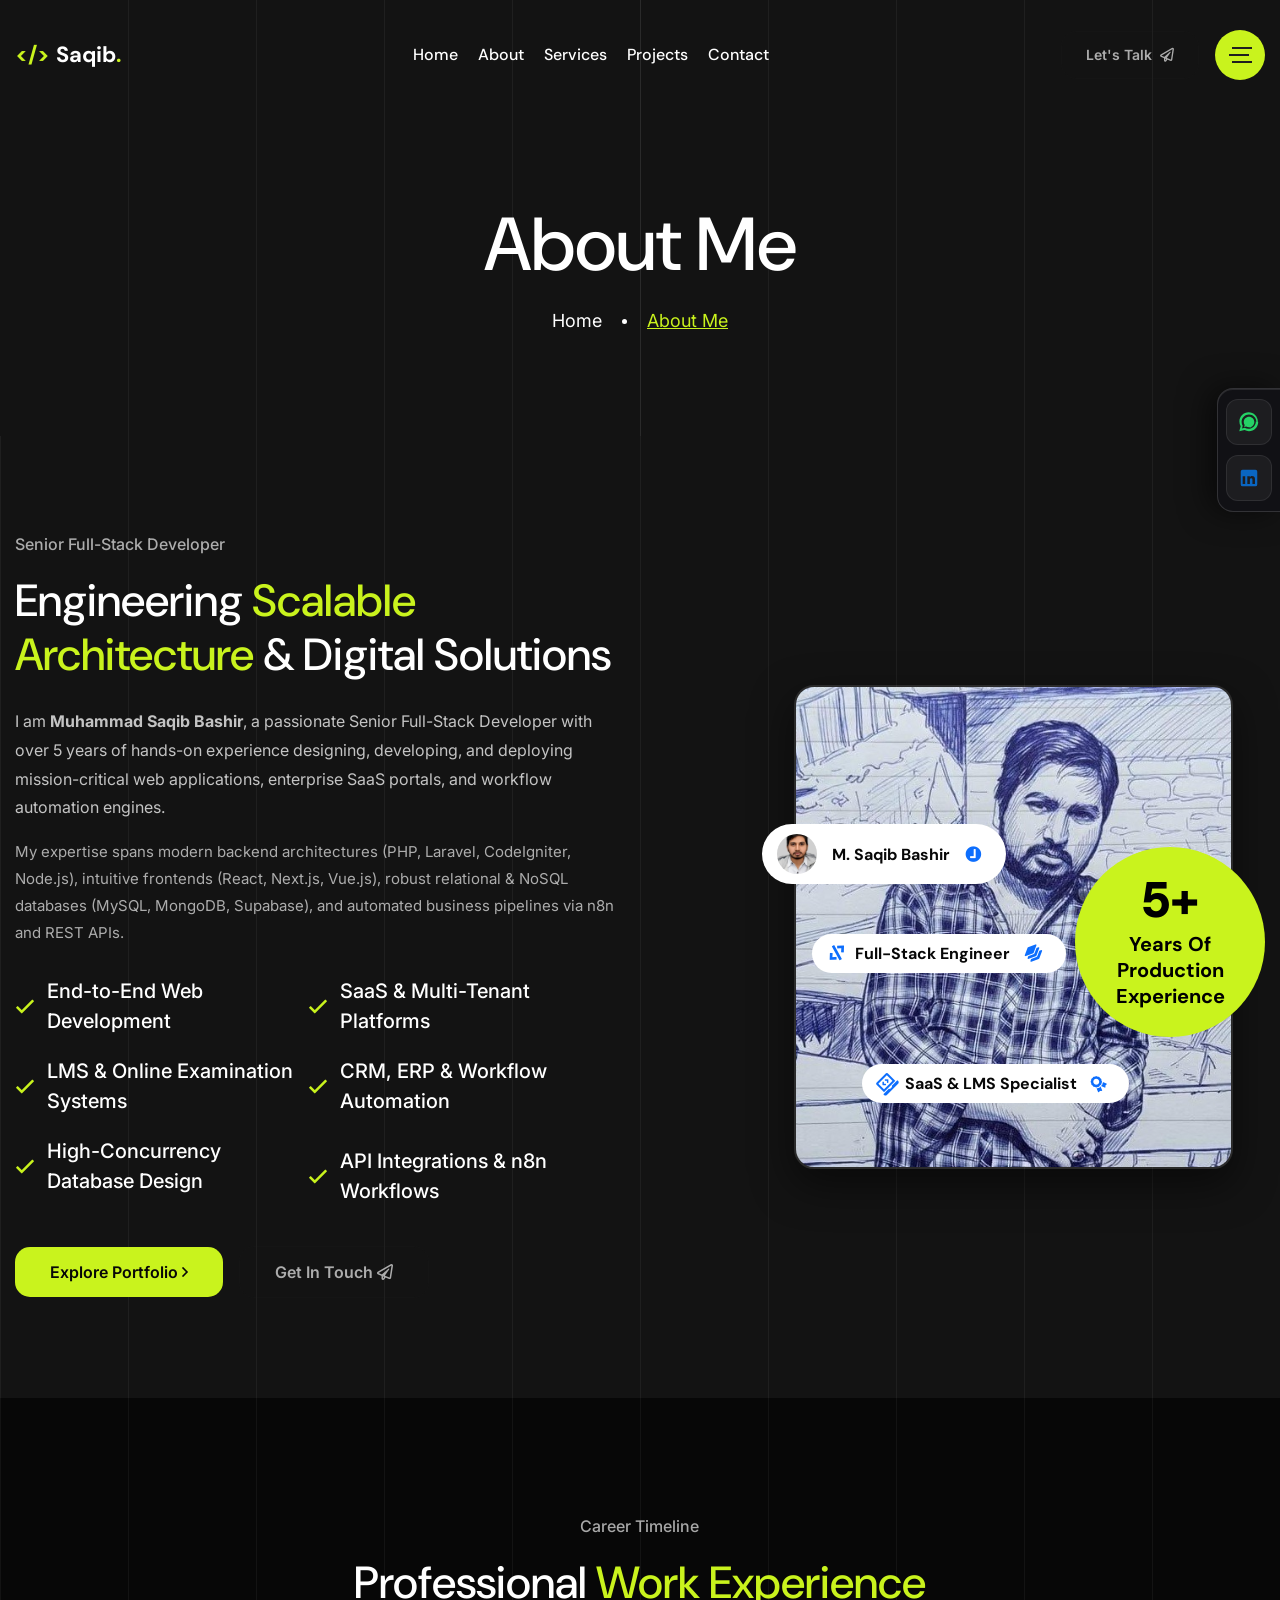
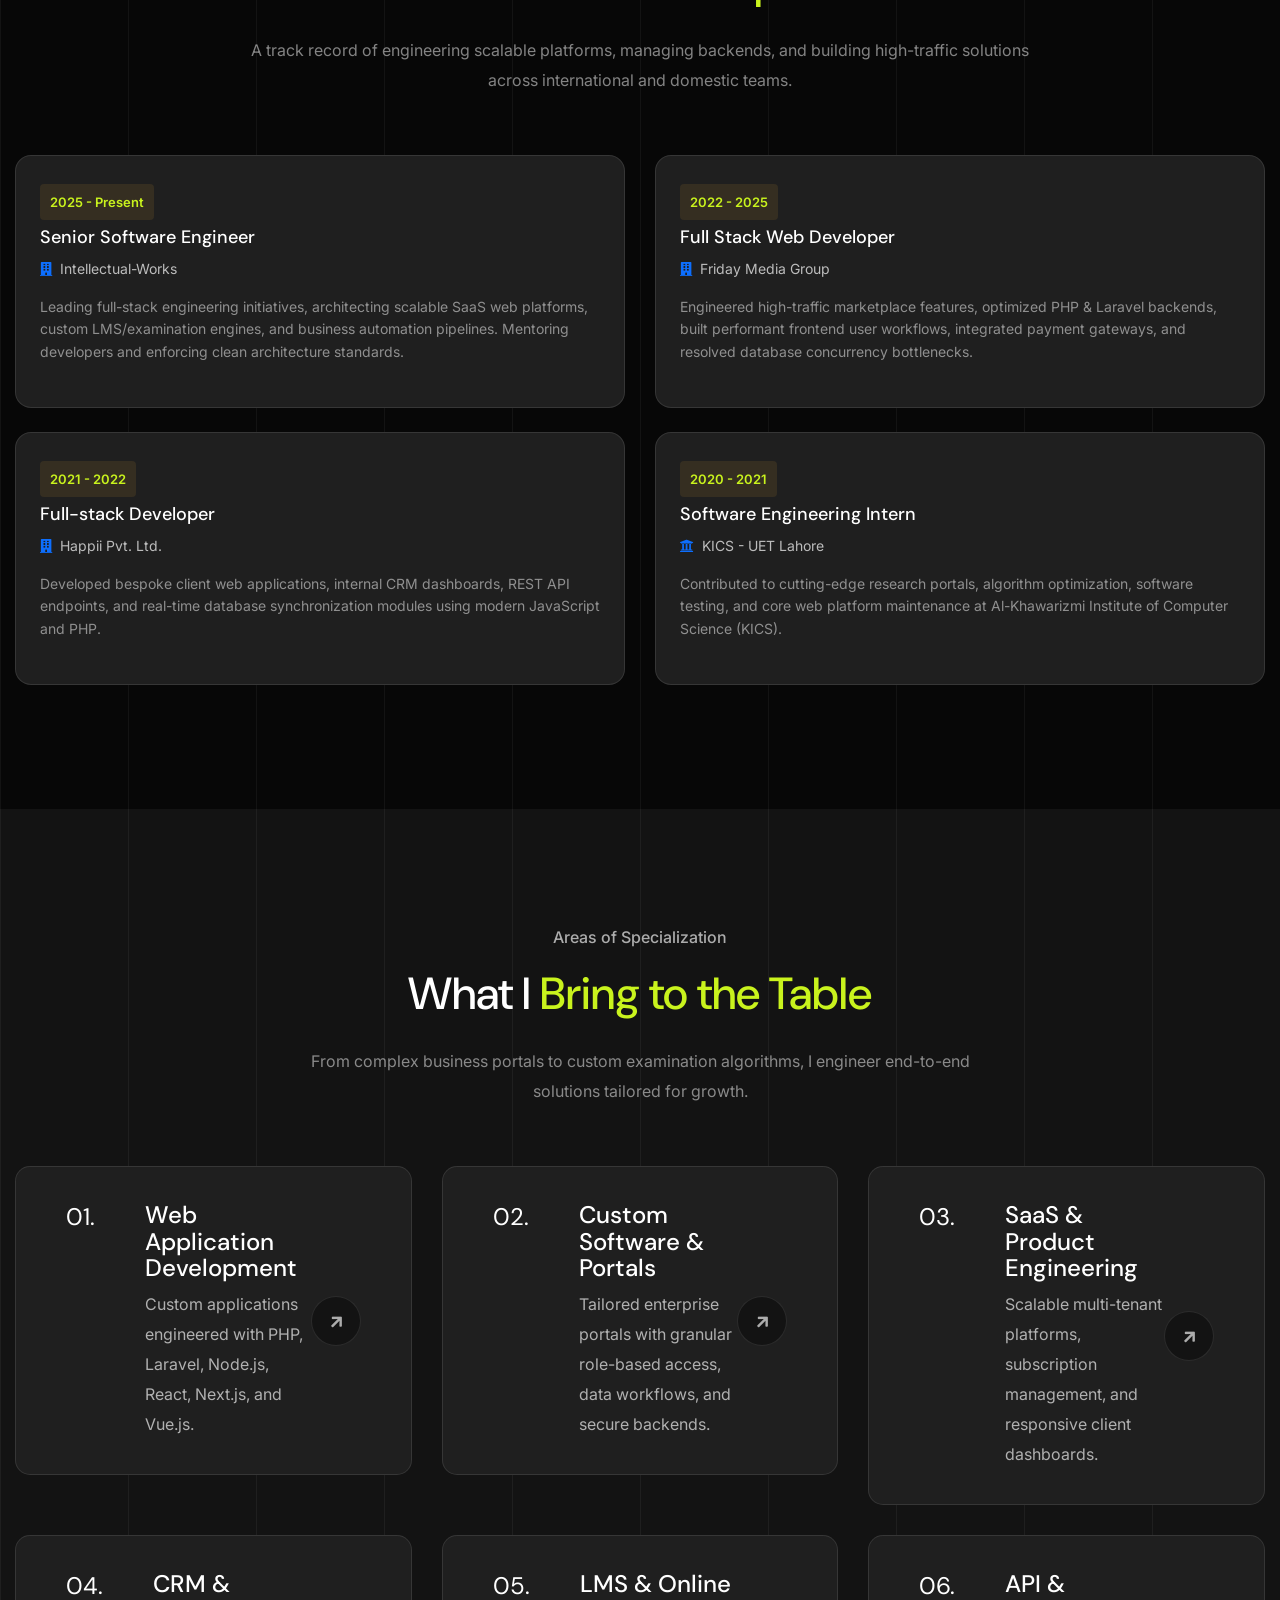
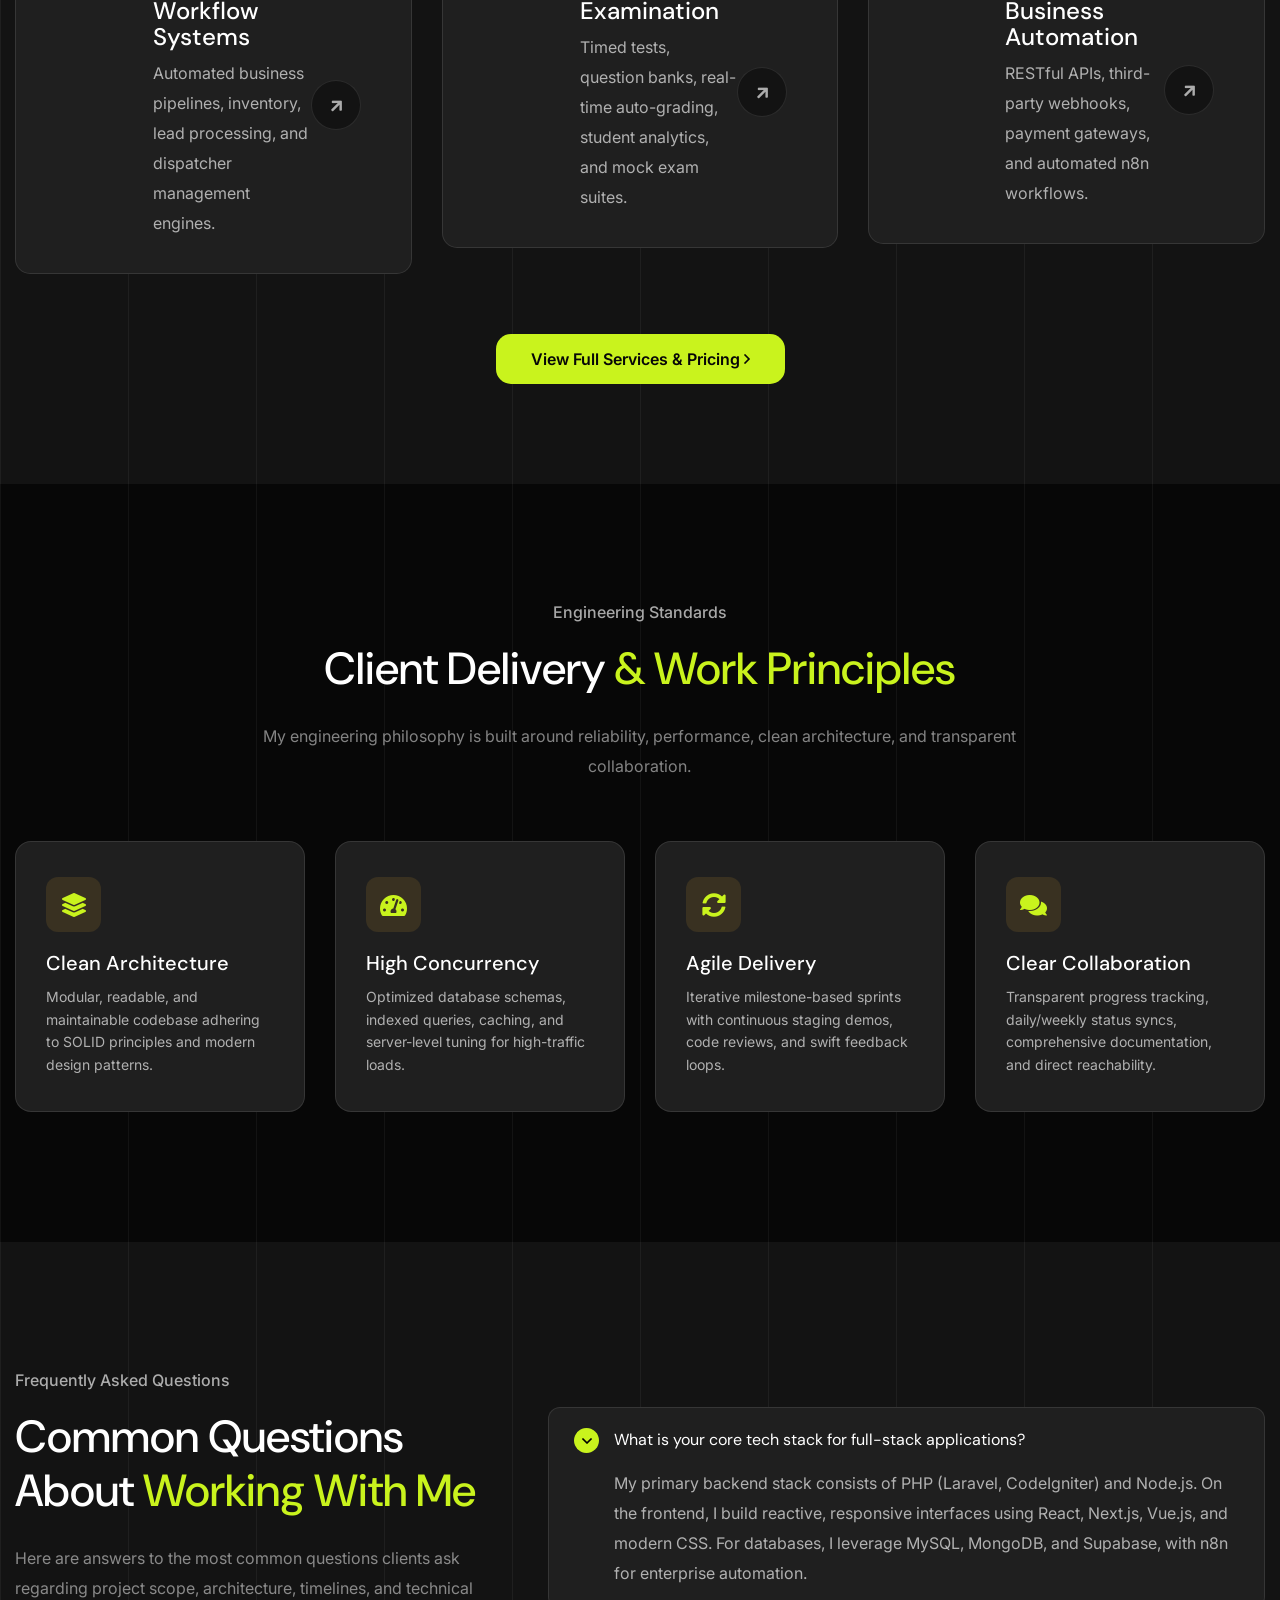
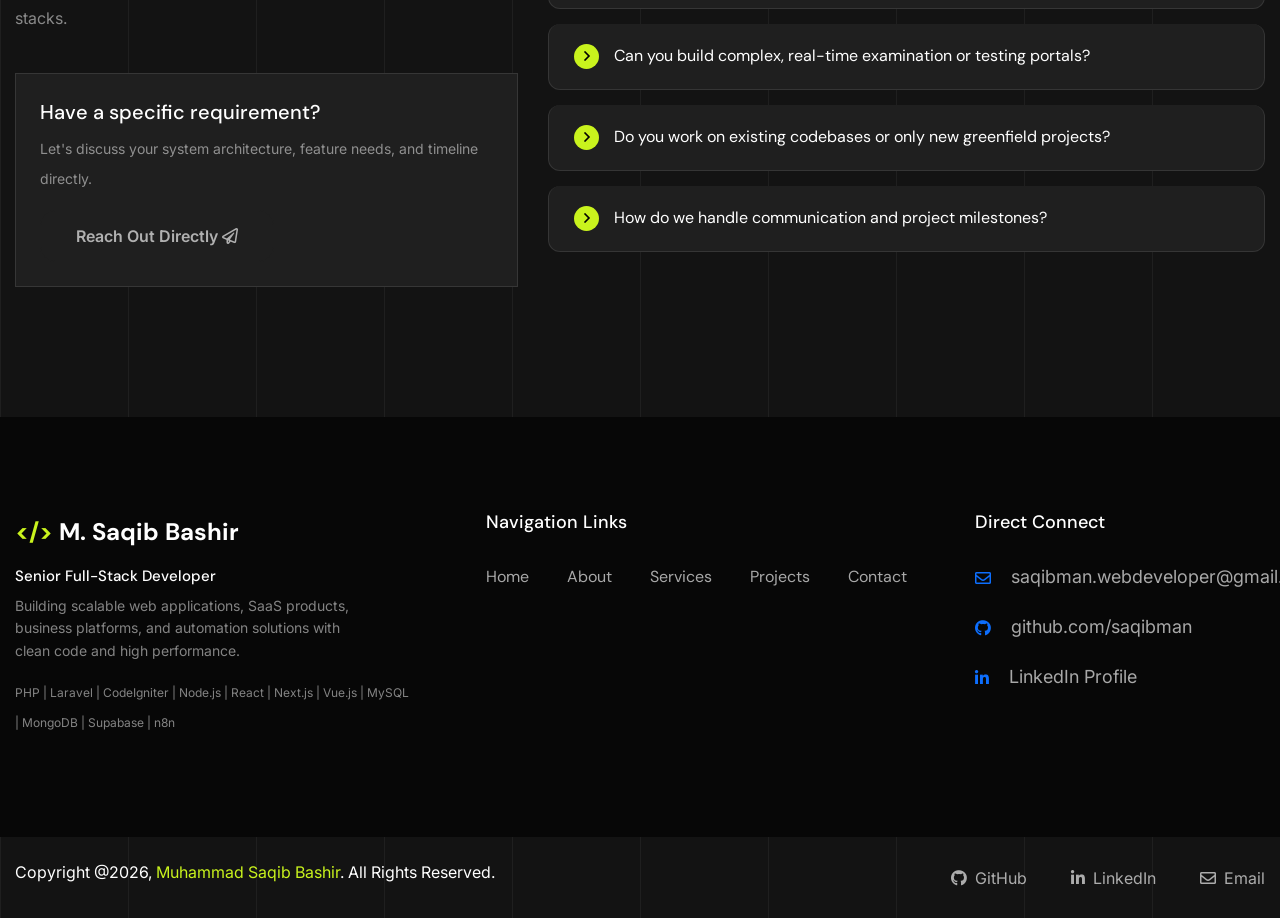
<file: about.html>
<!DOCTYPE html>
<html lang="en">

<head>
    <!-- Required meta tags -->
    <meta charset="utf-8">
    <meta name="description"
        content="Learn more about Muhammad Saqib Bashir - Senior Full-Stack Developer with 5+ years of experience specializing in PHP, Laravel, Node.js, React, Next.js, Vue.js, MySQL, Supabase, and automation.">
    <meta http-equiv="X-UA-Compatible" content="IE=edge">
    <meta name="viewport" content="width=device-width, initial-scale=1, shrink-to-fit=no">

    <!-- Title -->
    <title>About Muhammad Saqib Bashir || Senior Full-Stack Developer</title>
    <!-- Favicon Icon -->
    <link rel="shortcut icon" href="assets/images/favicon.png" type="image/x-icon">

    <!-- Flaticon -->
    <link rel="stylesheet" href="assets/css/flaticon.min.css">
    <!-- Font Awesome -->
    <link rel="stylesheet" href="assets/css/fontawesome-5.14.0.min.css">
    <!-- Bootstrap -->
    <link rel="stylesheet" href="assets/css/bootstrap.min.css">
    <!-- Nice Select -->
    <link rel="stylesheet" href="assets/css/nice-select.min.css">
    <!-- Animate -->
    <link rel="stylesheet" href="assets/css/animate.min.css">
    <!-- Slick -->
    <link rel="stylesheet" href="assets/css/slick.min.css">
    <!-- Main Style -->
    <link rel="stylesheet" href="assets/css/style.css">

    <style>
        .resume-item-two {
            background: var(--lighter-color);
            border: 1px solid var(--border-color);
            border-radius: 16px;
            padding: 28px 24px;
            margin-bottom: 24px;
            transition: all 0.3s ease;
            height: calc(100% - 24px);
        }

        .resume-item-two:hover {
            border-color: var(--primary-color);
            transform: translateY(-4px);
        }

        .resume-item-two .date {
            display: inline-block;
            color: var(--primary-color);
            font-size: 13px;
            font-weight: 600;
            margin-bottom: 8px;
            background: rgba(245, 178, 51, 0.1);
            padding: 3px 10px;
            border-radius: 4px;
        }

        .resume-item-two h4 {
            font-size: 18px;
            margin-bottom: 6px;
            color: #ffffff;
        }

        .resume-item-two .company {
            font-size: 14px;
            color: rgba(255, 255, 255, 0.7);
            margin-bottom: 12px;
            display: block;
        }

        .pillar-card {
            background: var(--lighter-color);
            border: 1px solid var(--border-color);
            border-radius: 16px;
            padding: 35px 30px;
            margin-bottom: 30px;
            transition: all 0.3s ease;
            height: calc(100% - 30px);
        }

        .pillar-card:hover {
            border-color: var(--primary-color);
            transform: translateY(-5px);
        }

        .pillar-card .icon-wrap {
            width: 55px;
            height: 55px;
            background: rgba(245, 178, 51, 0.12);
            color: var(--primary-color);
            border-radius: 12px;
            display: flex;
            align-items: center;
            justify-content: center;
            font-size: 24px;
            margin-bottom: 20px;
        }

        .pillar-card h4 {
            font-size: 20px;
            margin-bottom: 12px;
            color: #fff;
        }

        .pillar-card p {
            font-size: 14px;
            line-height: 1.6;
            color: rgba(255, 255, 255, 0.65);
            margin-bottom: 0;
        }
    </style>
</head>

<body class="home-one">
    <div class="page-wrapper">

        <!-- Preloader -->
        <div class="preloader"></div>

        <!-- main header -->
        <header class="main-header menu-absolute" id="header">
            <!--Header-Upper-->
            <div class="header-upper">
                <div class="container container-1620 clearfix">

                    <div class="header-inner rel d-flex align-items-center">
                        <div class="logo-outer">
                            <div class="logo">
                                <a href="index.html" class="d-flex align-items-center"
                                    style="font-size: 22px; font-weight: 700; color: #ffffff; text-decoration: none; font-family: 'DM Sans', sans-serif;">
                                    <span
                                        style="color: var(--primary-color); margin-right: 6px; font-weight: 800;">&lt;/&gt;</span>
                                    Saqib<span style="color: var(--primary-color);">.</span>
                                </a>
                            </div>
                        </div>

                        <div class="nav-outer clearfix mx-auto">
                            <!-- Main Menu -->
                            <nav class="main-menu navbar-expand-lg">
                                <div class="navbar-header">
                                    <div class="mobile-logo my-15">
                                        <a href="index.html"
                                            style="font-size: 20px; font-weight: 700; color: #ffffff; text-decoration: none;">
                                            <span
                                                style="color: var(--primary-color); font-weight: 800;">&lt;/&gt;</span>
                                            Saqib<span style="color: var(--primary-color);">.</span>
                                        </a>
                                    </div>

                                    <!-- Toggle Button -->
                                    <button type="button" class="navbar-toggle me-4" data-bs-toggle="collapse"
                                        data-bs-target=".navbar-collapse">
                                        <span class="icon-bar"></span>
                                        <span class="icon-bar"></span>
                                        <span class="icon-bar"></span>
                                    </button>
                                </div>

                                <div class="navbar-collapse collapse clearfix">
                                    <ul class="navigation clearfix">
                                        <li><a href="index.html">Home</a></li>
                                        <li class="current"><a href="about.html">About</a></li>
                                        <li><a href="services.html">Services</a></li>
                                        <li><a href="projects.html">Projects</a></li>
                                        <li><a href="contact.html">Contact</a></li>
                                    </ul>
                                </div>

                            </nav>
                            <!-- Main Menu End-->
                        </div>

                        <!-- Menu Button -->
                        <div class="menu-btns d-flex align-items-center">
                            <a href="contact.html" class="theme-btn style-two d-none d-lg-inline-block me-3 py-2 px-4"
                                style="font-size: 14px;">Let's Talk <i class="far fa-paper-plane ms-1"></i></a>

                            <!-- menu sidbar -->
                            <div class="menu-sidebar">
                                <button title="Toggle Sidebar">
                                    <img src="assets/images/shape/sidebar-tottler.svg" alt="Toggler">
                                </button>
                            </div>
                        </div>
                    </div>
                </div>
            </div>
            <!--End Header Upper-->
        </header>


        <!--Form Back Drop-->
        <div class="form-back-drop"></div>

        <!-- Hidden Sidebar -->
        <section class="hidden-bar">
            <div class="inner-box text-center">
                <div class="cross-icon"><span class="fa fa-times"></span></div>
                <div class="title">
                    <h4>Muhammad Saqib Bashir</h4>
                    <p class="text-white-50 mt-1" style="font-size: 14px;">Senior Full-Stack Developer</p>
                </div>

                <!--Quick Info-->
                <div class="sidebar-info text-start px-2 my-4">
                    <p class="text-white-50 mb-3" style="font-size: 14px; line-height: 1.6;">Specializing in scalable
                        web applications, SaaS products, LMS &amp; Online Examination systems, CRM &amp; business
                        automation platforms.</p>
                    <div class="info-item mb-2" style="font-size: 14px;">
                        <i class="far fa-envelope text-primary me-2"></i> <a
                            href="mailto:saqibman.webdeveloper@gmail.com"
                            class="text-white-50">saqibman.webdeveloper@gmail.com</a>
                    </div>
                    <div class="info-item mb-2" style="font-size: 14px;">
                        <i class="fab fa-github text-primary me-2"></i> <a href="https://github.com/saqibman"
                            target="_blank" rel="noopener noreferrer" class="text-white-50">github.com/saqibman</a>
                    </div>
                    <div class="info-item mb-2" style="font-size: 14px;">
                        <i class="fab fa-linkedin-in text-primary me-2"></i> <a
                            href="https://www.linkedin.com/in/muhammad-saqib-bashir/" target="_blank"
                            rel="noopener noreferrer" class="text-white-50">LinkedIn Profile</a>
                    </div>
                    <div class="info-item mb-2" style="font-size: 14px;">
                        <i class="fas fa-phone-alt text-primary me-2"></i> <a href="tel:+923084185338" class="text-white-50">+92 308 4185338</a>
                    </div>
                    <div class="info-item mb-2" style="font-size: 14px;">
                        <i class="fab fa-whatsapp text-primary me-2"></i> <a href="https://wa.me/923084185338"
                            target="_blank" rel="noopener noreferrer" class="text-white-50">WhatsApp: 03084185338</a>
                    </div>
                </div>

                                <!-- Direct Reach Channels (Call, WhatsApp, Mail) -->
                <div class="sidebar-direct-actions mt-4 mb-4">
                    <a href="https://wa.me/923084185338" target="_blank" rel="noopener noreferrer" class="action-link wa">
                        <i class="fab fa-whatsapp" style="font-size: 18px;"></i> WhatsApp (03084185338)
                    </a>
                    <a href="tel:+923084185338" class="action-link call">
                        <i class="fas fa-phone-alt"></i> Call: 03084185338
                    </a>
                    <a href="mailto:saqibman.webdeveloper@gmail.com" class="action-link mail">
                        <i class="far fa-envelope"></i> Email Me Directly
                    </a>
                </div>

                <!--Social Icons-->
                <div class="social-style-one mt-20">
                    <a href="https://github.com/saqibman" target="_blank" rel="noopener noreferrer"><i
                            class="fab fa-github"></i></a>
                    <a href="https://www.linkedin.com/in/muhammad-saqib-bashir/" target="_blank"
                        rel="noopener noreferrer"><i class="fab fa-linkedin-in"></i></a>
                    <a href="mailto:saqibman.webdeveloper@gmail.com"><i class="far fa-envelope"></i></a>
                </div>
            </div>
        </section>
        <!--End Hidden Sidebar -->


        <!-- Page Banner Start -->
        <section class="page-banner-area pt-200 rpt-140 pb-100 rpb-60 rel z-1 text-center">
            <div class="container">
                <div class="banner-inner text-white">
                    <h1 class="page-title wow fadeInUp delay-0-2s">About Me</h1>
                    <nav aria-label="breadcrumb">
                        <ol class="breadcrumb justify-content-center wow fadeInUp delay-0-4s">
                            <li class="breadcrumb-item"><a href="index.html">Home</a></li>
                            <li class="breadcrumb-item active">About Me</li>
                        </ol>
                    </nav>
                </div>
            </div>
            <div class="bg-lines">
                <span></span><span></span>
                <span></span><span></span>
                <span></span><span></span>
                <span></span><span></span>
                <span></span><span></span>
            </div>
        </section>
        <!-- Page Banner End -->


        <!-- About Page Area start -->
        <section class="about-page-area py-100 rpy-70 rel z-1">
            <div class="container">
                <div class="row align-items-center justify-content-between">
                    <div class="col-lg-6">
                        <div class="about-page-content-part rel z-2 rmb-55">
                            <div class="section-title mb-30 wow fadeInUp delay-0-2s">
                                <span class="sub-title mb-15">Senior Full-Stack Developer</span>
                                <h2>Engineering <span>Scalable Architecture</span> &amp; Digital Solutions</h2>
                                <p class="mt-20"
                                    style="font-size: 16px; line-height: 1.8; color: rgba(255, 255, 255, 0.75);">
                                    I am <strong>Muhammad Saqib Bashir</strong>, a passionate Senior Full-Stack
                                    Developer with over 5 years of hands-on experience designing, developing, and
                                    deploying mission-critical web applications, enterprise SaaS portals, and workflow
                                    automation engines.
                                </p>
                                <p style="font-size: 15px; line-height: 1.8; color: rgba(255, 255, 255, 0.65);">
                                    My expertise spans modern backend architectures (PHP, Laravel, CodeIgniter,
                                    Node.js), intuitive frontends (React, Next.js, Vue.js), robust relational &amp;
                                    NoSQL databases (MySQL, MongoDB, Supabase), and automated business pipelines via n8n
                                    and REST APIs.
                                </p>
                            </div>
                            <ul class="list-style-one two-column pb-30 wow fadeInUp delay-0-2s">
                                <li>End-to-End Web Development</li>
                                <li>SaaS &amp; Multi-Tenant Platforms</li>
                                <li>LMS &amp; Online Examination Systems</li>
                                <li>CRM, ERP &amp; Workflow Automation</li>
                                <li>High-Concurrency Database Design</li>
                                <li>API Integrations &amp; n8n Workflows</li>
                            </ul>
                            <div class="about-btns d-flex flex-wrap align-items-center gap-3 wow fadeInUp delay-0-3s">
                                <a href="projects.html" class="theme-btn">Explore Portfolio <i
                                        class="far fa-angle-right ms-1"></i></a>
                                <a href="contact.html" class="theme-btn style-two">Get In Touch <i
                                        class="far fa-paper-plane ms-1"></i></a>
                            </div>
                        </div>
                    </div>
                    <div class="col-xl-5 col-lg-6">
                        <div class="about-right-part wow fadeInLeft delay-0-3s text-center">
                            <div class="image-box position-relative"
                                style="display: inline-block; border-radius: 20px; overflow: hidden; border: 2px solid var(--border-color); box-shadow: 0 15px 40px rgba(0,0,0,0.5);">
                                <img src="assets/images/about/user-sketch.jpg" alt="Muhammad Saqib Bashir"
                                    style="max-height: 480px; width: auto; object-fit: cover;">
                            </div>
                            <div class="experience-years mt-25">
                                <b>5+</b>
                                <h5>Years Of Production Experience</h5>
                            </div>
                            <div class="about-btn one wow fadeInRight delay-0-4s">
                                <img src="assets/images/about/user-photo.jpg" alt="Avatar"
                                    style="width: 40px; height: 40px; object-fit: cover; border-radius: 50%;">
                                <h6>M. Saqib Bashir</h6>
                                <i class="fas fa-check-circle text-primary"></i>
                            </div>
                            <div class="about-btn two wow fadeInRight delay-0-5s">
                                <i class="fas fa-code text-primary me-2"></i>
                                <h6>Full-Stack Engineer</h6>
                                <i class="fas fa-layer-group text-primary"></i>
                            </div>
                            <div class="about-btn three wow fadeInRight delay-0-4s">
                                <i class="fas fa-laptop-code text-primary me-2"></i>
                                <h6>SaaS &amp; LMS Specialist</h6>
                                <i class="fas fa-award text-primary"></i>
                            </div>
                        </div>
                    </div>
                </div>
            </div>
            <div class="bg-lines">
                <span></span><span></span>
                <span></span><span></span>
                <span></span><span></span>
                <span></span><span></span>
                <span></span><span></span>
            </div>
        </section>
        <!-- About Page Area end -->


        <!-- Experience / Career Section start -->
        <section class="resume-area bgc-black pt-120 rpt-90 pb-100 rpb-70 rel z-1">
            <div class="container">
                <div class="row justify-content-center">
                    <div class="col-xl-8 col-lg-10">
                        <div class="section-title text-center mb-60 wow fadeInUp delay-0-2s">
                            <span class="sub-title mb-15">Career Timeline</span>
                            <h2>Professional <span>Work Experience</span></h2>
                            <p class="text-white-50 mt-15">A track record of engineering scalable platforms, managing
                                backends, and building high-traffic solutions across international and domestic teams.
                            </p>
                        </div>
                    </div>
                </div>
                <div class="row">
                    <div class="col-lg-6">
                        <div class="resume-item-two wow fadeInUp delay-0-2s">
                            <span class="date">2025 - Present</span>
                            <h4>Senior Software Engineer</h4>
                            <span class="company"><i class="fas fa-building text-primary me-1"></i>
                                Intellectual-Works</span>
                            <p class="text-white-50" style="font-size: 14px; line-height: 1.6;">Leading full-stack
                                engineering initiatives, architecting scalable SaaS web platforms, custom
                                LMS/examination engines, and business automation pipelines. Mentoring developers and
                                enforcing clean architecture standards.</p>
                        </div>
                    </div>
                    <div class="col-lg-6">
                        <div class="resume-item-two wow fadeInUp delay-0-3s">
                            <span class="date">2022 - 2025</span>
                            <h4>Full Stack Web Developer</h4>
                            <span class="company"><i class="fas fa-building text-primary me-1"></i> Friday Media
                                Group</span>
                            <p class="text-white-50" style="font-size: 14px; line-height: 1.6;">Engineered high-traffic
                                marketplace features, optimized PHP &amp; Laravel backends, built performant frontend
                                user workflows, integrated payment gateways, and resolved database concurrency
                                bottlenecks.</p>
                        </div>
                    </div>
                    <div class="col-lg-6">
                        <div class="resume-item-two wow fadeInUp delay-0-4s">
                            <span class="date">2021 - 2022</span>
                            <h4>Full-stack Developer</h4>
                            <span class="company"><i class="fas fa-building text-primary me-1"></i> Happii Pvt.
                                Ltd.</span>
                            <p class="text-white-50" style="font-size: 14px; line-height: 1.6;">Developed bespoke client
                                web applications, internal CRM dashboards, REST API endpoints, and real-time database
                                synchronization modules using modern JavaScript and PHP.</p>
                        </div>
                    </div>
                    <div class="col-lg-6">
                        <div class="resume-item-two wow fadeInUp delay-0-5s">
                            <span class="date">2020 - 2021</span>
                            <h4>Software Engineering Intern</h4>
                            <span class="company"><i class="fas fa-university text-primary me-1"></i> KICS - UET
                                Lahore</span>
                            <p class="text-white-50" style="font-size: 14px; line-height: 1.6;">Contributed to
                                cutting-edge research portals, algorithm optimization, software testing, and core web
                                platform maintenance at Al-Khawarizmi Institute of Computer Science (KICS).</p>
                        </div>
                    </div>
                </div>
            </div>
            <div class="bg-lines">
                <span></span><span></span>
                <span></span><span></span>
                <span></span><span></span>
                <span></span><span></span>
                <span></span><span></span>
            </div>
        </section>
        <!-- Experience / Career Section end -->


        <!-- Services Section start -->
        <section class="services-area pt-120 rpt-90 pb-100 rpb-70 rel z-1">
            <div class="container">
                <div class="row justify-content-center">
                    <div class="col-xl-7 col-lg-9">
                        <div class="section-title text-center mb-60 wow fadeInUp delay-0-2s">
                            <span class="sub-title mb-15">Areas of Specialization</span>
                            <h2>What I <span>Bring to the Table</span></h2>
                            <p class="text-white-50 mt-15">From complex business portals to custom examination
                                algorithms, I engineer end-to-end solutions tailored for growth.</p>
                        </div>
                    </div>
                </div>
                <div class="row">
                    <div class="col-lg-4 col-md-6">
                        <div class="service-item wow fadeInUp delay-0-2s">
                            <div class="number">01.</div>
                            <div class="content">
                                <h4>Web Application Development</h4>
                                <p>Custom applications engineered with PHP, Laravel, Node.js, React, Next.js, and
                                    Vue.js.</p>
                            </div>
                            <a href="services.html" class="details-btn"><i class="fas fa-arrow-right"></i></a>
                        </div>
                    </div>
                    <div class="col-lg-4 col-md-6">
                        <div class="service-item wow fadeInUp delay-0-3s">
                            <div class="number">02.</div>
                            <div class="content">
                                <h4>Custom Software &amp; Portals</h4>
                                <p>Tailored enterprise portals with granular role-based access, data workflows, and
                                    secure backends.</p>
                            </div>
                            <a href="services.html" class="details-btn"><i class="fas fa-arrow-right"></i></a>
                        </div>
                    </div>
                    <div class="col-lg-4 col-md-6">
                        <div class="service-item wow fadeInUp delay-0-4s">
                            <div class="number">03.</div>
                            <div class="content">
                                <h4>SaaS &amp; Product Engineering</h4>
                                <p>Scalable multi-tenant platforms, subscription management, and responsive client
                                    dashboards.</p>
                            </div>
                            <a href="services.html" class="details-btn"><i class="fas fa-arrow-right"></i></a>
                        </div>
                    </div>
                    <div class="col-lg-4 col-md-6">
                        <div class="service-item wow fadeInUp delay-0-2s">
                            <div class="number">04.</div>
                            <div class="content">
                                <h4>CRM &amp; Workflow Systems</h4>
                                <p>Automated business pipelines, inventory, lead processing, and dispatcher management
                                    engines.</p>
                            </div>
                            <a href="services.html" class="details-btn"><i class="fas fa-arrow-right"></i></a>
                        </div>
                    </div>
                    <div class="col-lg-4 col-md-6">
                        <div class="service-item wow fadeInUp delay-0-3s">
                            <div class="number">05.</div>
                            <div class="content">
                                <h4>LMS &amp; Online Examination</h4>
                                <p>Timed tests, question banks, real-time auto-grading, student analytics, and mock exam
                                    suites.</p>
                            </div>
                            <a href="services.html" class="details-btn"><i class="fas fa-arrow-right"></i></a>
                        </div>
                    </div>
                    <div class="col-lg-4 col-md-6">
                        <div class="service-item wow fadeInUp delay-0-4s">
                            <div class="number">06.</div>
                            <div class="content">
                                <h4>API &amp; Business Automation</h4>
                                <p>RESTful APIs, third-party webhooks, payment gateways, and automated n8n workflows.
                                </p>
                            </div>
                            <a href="services.html" class="details-btn"><i class="fas fa-arrow-right"></i></a>
                        </div>
                    </div>
                </div>
                <div class="text-center mt-30 wow fadeInUp delay-0-3s">
                    <a href="services.html" class="theme-btn">View Full Services &amp; Pricing <i
                            class="far fa-angle-right ms-1"></i></a>
                </div>
            </div>
            <div class="bg-lines">
                <span></span><span></span>
                <span></span><span></span>
                <span></span><span></span>
                <span></span><span></span>
                <span></span><span></span>
            </div>
        </section>
        <!-- Services Section end -->


        <!-- Engineering Standards / Pillars Section start -->
        <section class="standards-area bgc-black pt-120 rpt-90 pb-100 rpb-70 rel z-1">
            <div class="container">
                <div class="row justify-content-center">
                    <div class="col-xl-8 col-lg-10">
                        <div class="section-title text-center mb-60 wow fadeInUp delay-0-2s">
                            <span class="sub-title mb-15">Engineering Standards</span>
                            <h2>Client Delivery <span>&amp; Work Principles</span></h2>
                            <p class="text-white-50 mt-15">My engineering philosophy is built around reliability,
                                performance, clean architecture, and transparent collaboration.</p>
                        </div>
                    </div>
                </div>
                <div class="row">
                    <div class="col-lg-3 col-md-6">
                        <div class="pillar-card wow fadeInUp delay-0-2s">
                            <div class="icon-wrap"><i class="fas fa-layer-group"></i></div>
                            <h4>Clean Architecture</h4>
                            <p>Modular, readable, and maintainable codebase adhering to SOLID principles and modern
                                design patterns.</p>
                        </div>
                    </div>
                    <div class="col-lg-3 col-md-6">
                        <div class="pillar-card wow fadeInUp delay-0-3s">
                            <div class="icon-wrap"><i class="fas fa-tachometer-alt"></i></div>
                            <h4>High Concurrency</h4>
                            <p>Optimized database schemas, indexed queries, caching, and server-level tuning for
                                high-traffic loads.</p>
                        </div>
                    </div>
                    <div class="col-lg-3 col-md-6">
                        <div class="pillar-card wow fadeInUp delay-0-4s">
                            <div class="icon-wrap"><i class="fas fa-sync-alt"></i></div>
                            <h4>Agile Delivery</h4>
                            <p>Iterative milestone-based sprints with continuous staging demos, code reviews, and swift
                                feedback loops.</p>
                        </div>
                    </div>
                    <div class="col-lg-3 col-md-6">
                        <div class="pillar-card wow fadeInUp delay-0-5s">
                            <div class="icon-wrap"><i class="fas fa-comments"></i></div>
                            <h4>Clear Collaboration</h4>
                            <p>Transparent progress tracking, daily/weekly status syncs, comprehensive documentation,
                                and direct reachability.</p>
                        </div>
                    </div>
                </div>
            </div>
            <div class="bg-lines">
                <span></span><span></span>
                <span></span><span></span>
                <span></span><span></span>
                <span></span><span></span>
                <span></span><span></span>
            </div>
        </section>
        <!-- Engineering Standards end -->


        <!-- FAQs Area start -->
        <section id="faqs" class="faqs-area py-130 rpy-100 rel z-1">
            <div class="container">
                <div class="row align-items-center">
                    <div class="col-lg-5">
                        <div class="faq-content-part rel z-2 rmb-55">
                            <div class="section-title mb-40 wow fadeInUp delay-0-2s">
                                <span class="sub-title mb-15">Frequently Asked Questions</span>
                                <h2>Common Questions About <span>Working With Me</span></h2>
                                <p class="mt-20 text-white-50">Here are answers to the most common questions clients ask
                                    regarding project scope, architecture, timelines, and technical stacks.</p>
                            </div>
                            <div class="faq-cta-box p-4 rounded-4"
                                style="background: var(--lighter-color); border: 1px solid var(--border-color);">
                                <h5 class="text-white mb-2">Have a specific requirement?</h5>
                                <p class="text-white-50 mb-3" style="font-size: 14px;">Let's discuss your system
                                    architecture, feature needs, and timeline directly.</p>
                                <a href="contact.html" class="theme-btn style-two">Reach Out Directly <i
                                        class="far fa-paper-plane ms-1"></i></a>
                            </div>
                        </div>
                    </div>
                    <div class="col-lg-7">
                        <div class="accordion wow fadeInUp delay-0-4s" id="faq-accordion">
                            <div class="accordion-item">
                                <h5 class="accordion-header">
                                    <button class="accordion-button" data-bs-toggle="collapse"
                                        data-bs-target="#collapseOne">
                                        What is your core tech stack for full-stack applications?
                                    </button>
                                </h5>
                                <div id="collapseOne" class="accordion-collapse collapse show"
                                    data-bs-parent="#faq-accordion">
                                    <div class="accordion-body">
                                        <p>My primary backend stack consists of PHP (Laravel, CodeIgniter) and Node.js.
                                            On the frontend, I build reactive, responsive interfaces using React,
                                            Next.js, Vue.js, and modern CSS. For databases, I leverage MySQL, MongoDB,
                                            and Supabase, with n8n for enterprise automation.</p>
                                    </div>
                                </div>
                            </div>
                            <div class="accordion-item">
                                <h5 class="accordion-header">
                                    <button class="accordion-button collapsed" data-bs-toggle="collapse"
                                        data-bs-target="#collapseTwo">
                                        Can you build complex, real-time examination or testing portals?
                                    </button>
                                </h5>
                                <div id="collapseTwo" class="accordion-collapse collapse"
                                    data-bs-parent="#faq-accordion">
                                    <div class="accordion-body">
                                        <p>Yes, I specialize in LMS and Online Examination engines (e.g. Study4Skills,
                                            Qubits Portal, OET Online Exam). These include timed test sessions,
                                            anti-cheat question randomization, real-time autosave to prevent data loss,
                                            instant multi-format grading, and student performance analytics.</p>
                                    </div>
                                </div>
                            </div>
                            <div class="accordion-item">
                                <h5 class="accordion-header">
                                    <button class="accordion-button collapsed" data-bs-toggle="collapse"
                                        data-bs-target="#collapseThree">
                                        Do you work on existing codebases or only new greenfield projects?
                                    </button>
                                </h5>
                                <div id="collapseThree" class="accordion-collapse collapse"
                                    data-bs-parent="#faq-accordion">
                                    <div class="accordion-body">
                                        <p>Both. I frequently take on existing codebases for refactoring, database query
                                            optimization, security upgrades, new feature additions, and API
                                            integrations, as well as architecting brand new products from ground zero.
                                        </p>
                                    </div>
                                </div>
                            </div>
                            <div class="accordion-item">
                                <h5 class="accordion-header">
                                    <button class="accordion-button collapsed" data-bs-toggle="collapse"
                                        data-bs-target="#collapseFour">
                                        How do we handle communication and project milestones?
                                    </button>
                                </h5>
                                <div id="collapseFour" class="accordion-collapse collapse"
                                    data-bs-parent="#faq-accordion">
                                    <div class="accordion-body">
                                        <p>I operate on agile sprint methodologies. We break work into clear
                                            deliverables with live staging links so you can interact with features in
                                            real time. We communicate via Slack, Email, WhatsApp, or scheduled video
                                            calls depending on your preference.</p>
                                    </div>
                                </div>
                            </div>
                        </div>
                    </div>
                </div>
            </div>
            <div class="bg-lines">
                <span></span><span></span>
                <span></span><span></span>
                <span></span><span></span>
                <span></span><span></span>
                <span></span><span></span>
            </div>
        </section>
        <!-- FAQs Area end -->


        <!-- footer area start -->
        <footer class="main-footer rel z-1">
            <div class="footer-top-wrap bgc-black pt-100 pb-75">
                <div class="container">
                    <div class="row">
                        <div class="col-lg-4 col-md-12">
                            <div class="footer-widget widget_about wow fadeInUp delay-0-2s mb-4">
                                <div class="footer-logo mb-20">
                                    <a href="index.html" class="d-flex align-items-center"
                                        style="font-size: 24px; font-weight: 700; color: #ffffff; text-decoration: none; font-family: 'DM Sans', sans-serif;">
                                        <span
                                            style="color: var(--primary-color); margin-right: 6px; font-weight: 800;">&lt;/&gt;</span>
                                        M. Saqib Bashir
                                    </a>
                                </div>
                                <h6 class="text-white mb-10" style="font-size: 15px;">Senior Full-Stack Developer</h6>
                                <p class="text-white-50" style="font-size: 14px; line-height: 1.6; max-width: 340px;">
                                    Building scalable web applications, SaaS products, business platforms, and
                                    automation solutions with clean code and high performance.</p>
                                <div class="tech-stack-line mt-15 text-white-50" style="font-size: 12px;">
                                    PHP | Laravel | CodeIgniter | Node.js | React | Next.js | Vue.js | MySQL | MongoDB |
                                    Supabase | n8n
                                </div>
                            </div>
                        </div>
                        <div class="col-lg-5 col-md-7">
                            <div class="footer-widget widget_nav_menu wow fadeInUp delay-0-4s mb-4">
                                <h6 class="footer-title">Navigation Links</h6>
                                <ul class="footer-links-inline d-flex flex-wrap" style="list-style: none; padding: 0;">
                                    <li class="me-3 mb-2"><a href="index.html">Home</a></li>
                                    <li class="me-3 mb-2"><a href="about.html">About</a></li>
                                    <li class="me-3 mb-2"><a href="services.html">Services</a></li>
                                    <li class="me-3 mb-2"><a href="projects.html">Projects</a></li>
                                    <li class="me-3 mb-2"><a href="contact.html">Contact</a></li>
                                </ul>
                            </div>
                        </div>
                        <div class="col-lg-3 col-md-5">
                            <div class="footer-widget widget_contact_info wow fadeInUp delay-0-6s mb-4">
                                <h6 class="footer-title">Direct Connect</h6>
                                <ul>
                                    <li><i class="far fa-envelope text-primary"></i> <a
                                            href="mailto:saqibman.webdeveloper@gmail.com">saqibman.webdeveloper@gmail.com</a>
                                    </li>
                                    <li><i class="fab fa-github text-primary"></i> <a href="https://github.com/saqibman"
                                            target="_blank" rel="noopener noreferrer">github.com/saqibman</a></li>
                                    <li><i class="fab fa-linkedin-in text-primary"></i> <a
                                            href="https://www.linkedin.com/in/muhammad-saqib-bashir/" target="_blank"
                                            rel="noopener noreferrer">LinkedIn Profile</a></li>
                                </ul>
                            </div>
                        </div>
                    </div>
                </div>
            </div>
            <div class="footer-bottom pt-20 pb-15 rpt-25">
                <div class="container">
                    <div class="row align-items-center">
                        <div class="col-lg-6">
                            <div class="copyright-text">
                                <p>Copyright @2026, <a href="index.html">Muhammad Saqib Bashir</a>. All Rights Reserved.
                                </p>
                            </div>
                        </div>
                        <div class="col-lg-6 text-lg-end">
                            <ul class="footer-bottom-nav">
                                <li><a href="https://github.com/saqibman" target="_blank" rel="noopener noreferrer"><i
                                            class="fab fa-github me-1"></i> GitHub</a></li>
                                <li><a href="https://www.linkedin.com/in/muhammad-saqib-bashir/" target="_blank"
                                        rel="noopener noreferrer"><i class="fab fa-linkedin-in me-1"></i> LinkedIn</a>
                                </li>
                                <li><a href="mailto:saqibman.webdeveloper@gmail.com"><i
                                            class="far fa-envelope me-1"></i> Email</a></li>
                            </ul>
                        </div>
                    </div>
                    <!-- Scroll Top Button -->
                    <button class="scroll-top scroll-to-target" data-target="html"><span
                            class="fas fa-angle-double-up"></span></button>
                </div>
                <div class="bg-lines">
                    <span></span><span></span>
                    <span></span><span></span>
                    <span></span><span></span>
                    <span></span><span></span>
                    <span></span><span></span>
                </div>
            </div>
        </footer>
        <!-- footer area end -->

    </div>
    <!--End pagewrapper-->


    <!-- Jquery -->
    <script src="assets/js/jquery-3.6.0.min.js"></script>
    <!-- Bootstrap -->
    <script src="assets/js/bootstrap.min.js"></script>
    <!-- Appear Js -->
    <script src="assets/js/appear.min.js"></script>
    <!-- Slick -->
    <script src="assets/js/slick.min.js"></script>
    <!-- Nice Select -->
    <script src="assets/js/jquery.nice-select.min.js"></script>
    <!-- Image Loader -->
    <script src="assets/js/imagesloaded.pkgd.min.js"></script>
    <!-- Isotope -->
    <script src="assets/js/isotope.pkgd.min.js"></script>
    <!--  WOW Animation -->
    <script src="assets/js/wow.min.js"></script>
    <!-- Custom script -->
    <script src="assets/js/script.js"></script>


    <!-- Floating Social Media Edge Dock (WhatsApp & LinkedIn) -->
    <aside class="floating-social-edge" aria-label="Social Media Quick Links">
        <a href="https://wa.me/923084185338" target="_blank" rel="noopener noreferrer" class="edge-btn whatsapp"
            title="Chat on WhatsApp (03084185338)" aria-label="WhatsApp">
            <svg class="edge-icon-svg" width="22" height="22" viewBox="0 0 24 24" fill="currentColor">
                <path
                    d="M12.031 6.172c-3.181 0-5.767 2.586-5.768 5.766-.001 1.298.38 2.27 1.019 3.287l-.582 2.128 2.182-.573c.976.58 1.96.924 3.149.924 3.182 0 5.767-2.587 5.767-5.766.001-3.187-2.575-5.766-5.767-5.766zm10.007 5.766c.002 5.545-4.511 10.055-10.057 10.055-1.748 0-3.415-.45-4.89-1.282l-5.698 1.497 1.523-5.568c-.908-1.527-1.388-3.287-1.387-5.093.003-5.545 4.516-10.056 10.061-10.056 5.546 0 10.056 4.51 10.056 10.056l-.608-.609zm-2.008 0c0-4.437-3.61-8.048-8.049-8.048-4.438 0-8.05 3.61-8.052 8.048 0 1.52.424 2.99 1.229 4.269l-.794 2.902 2.97-.779c1.233.742 2.651 1.134 4.095 1.134 4.438 0 8.051-3.611 8.051-8.05l-.45-.476zm-5.26 3.655c-.22-.11-1.303-.643-1.505-.716-.202-.074-.349-.11-.496.11-.147.22-.57.716-.699.863-.129.147-.257.165-.477.055-.22-.11-.93-.343-1.771-1.093-.655-.584-1.097-1.306-1.226-1.526-.129-.22-.014-.339.096-.449.099-.098.22-.257.33-.385.11-.129.147-.22.22-.367.073-.147.037-.275-.018-.385-.055-.11-.496-1.196-.68-1.638-.179-.43-.36-.372-.496-.379-.128-.007-.275-.008-.422-.008s-.385.055-.587.275c-.202.22-.771.753-.771 1.836 0 1.083.789 2.129.899 2.276.11.147 1.552 2.37 3.76 3.323.525.227.935.362 1.255.464.528.168 1.008.144 1.388.088.423-.063 1.303-.532 1.486-1.046.184-.514.184-.955.129-1.046-.055-.091-.202-.147-.422-.257z" />
            </svg>
            <span class="edge-tooltip">WhatsApp: 03084185338</span>
        </a>
        <a href="https://www.linkedin.com/in/muhammad-saqib-bashir/" target="_blank" rel="noopener noreferrer"
            class="edge-btn linkedin" title="Connect on LinkedIn" aria-label="LinkedIn">
            <svg class="edge-icon-svg" width="22" height="22" viewBox="0 0 24 24" fill="currentColor">
                <path
                    d="M19 3a2 2 0 0 1 2 2v14a2 2 0 0 1-2 2H5a2 2 0 0 1-2-2V5a2 2 0 0 1 2-2h14m-.5 15.5v-5.3a3.26 3.26 0 0 0-3.26-3.26c-.85 0-1.84.52-2.28 1.3v-1.11h-2.79v8.37h2.79v-4.93c0-.77.62-1.4 1.39-1.4a1.4 1.4 0 0 1 1.4 1.4v4.93h2.75M6.46 8.76c-.97 0-1.75-.79-1.75-1.76s.78-1.76 1.75-1.76c.97 0 1.76.79 1.76 1.76s-.79 1.76-1.76 1.76M5.08 18.5h2.77v-8.37H5.08v8.37Z" />
            </svg>
            <span class="edge-tooltip">Connect on LinkedIn</span>
        </a>
    </aside>

</body>

</html>
</file>
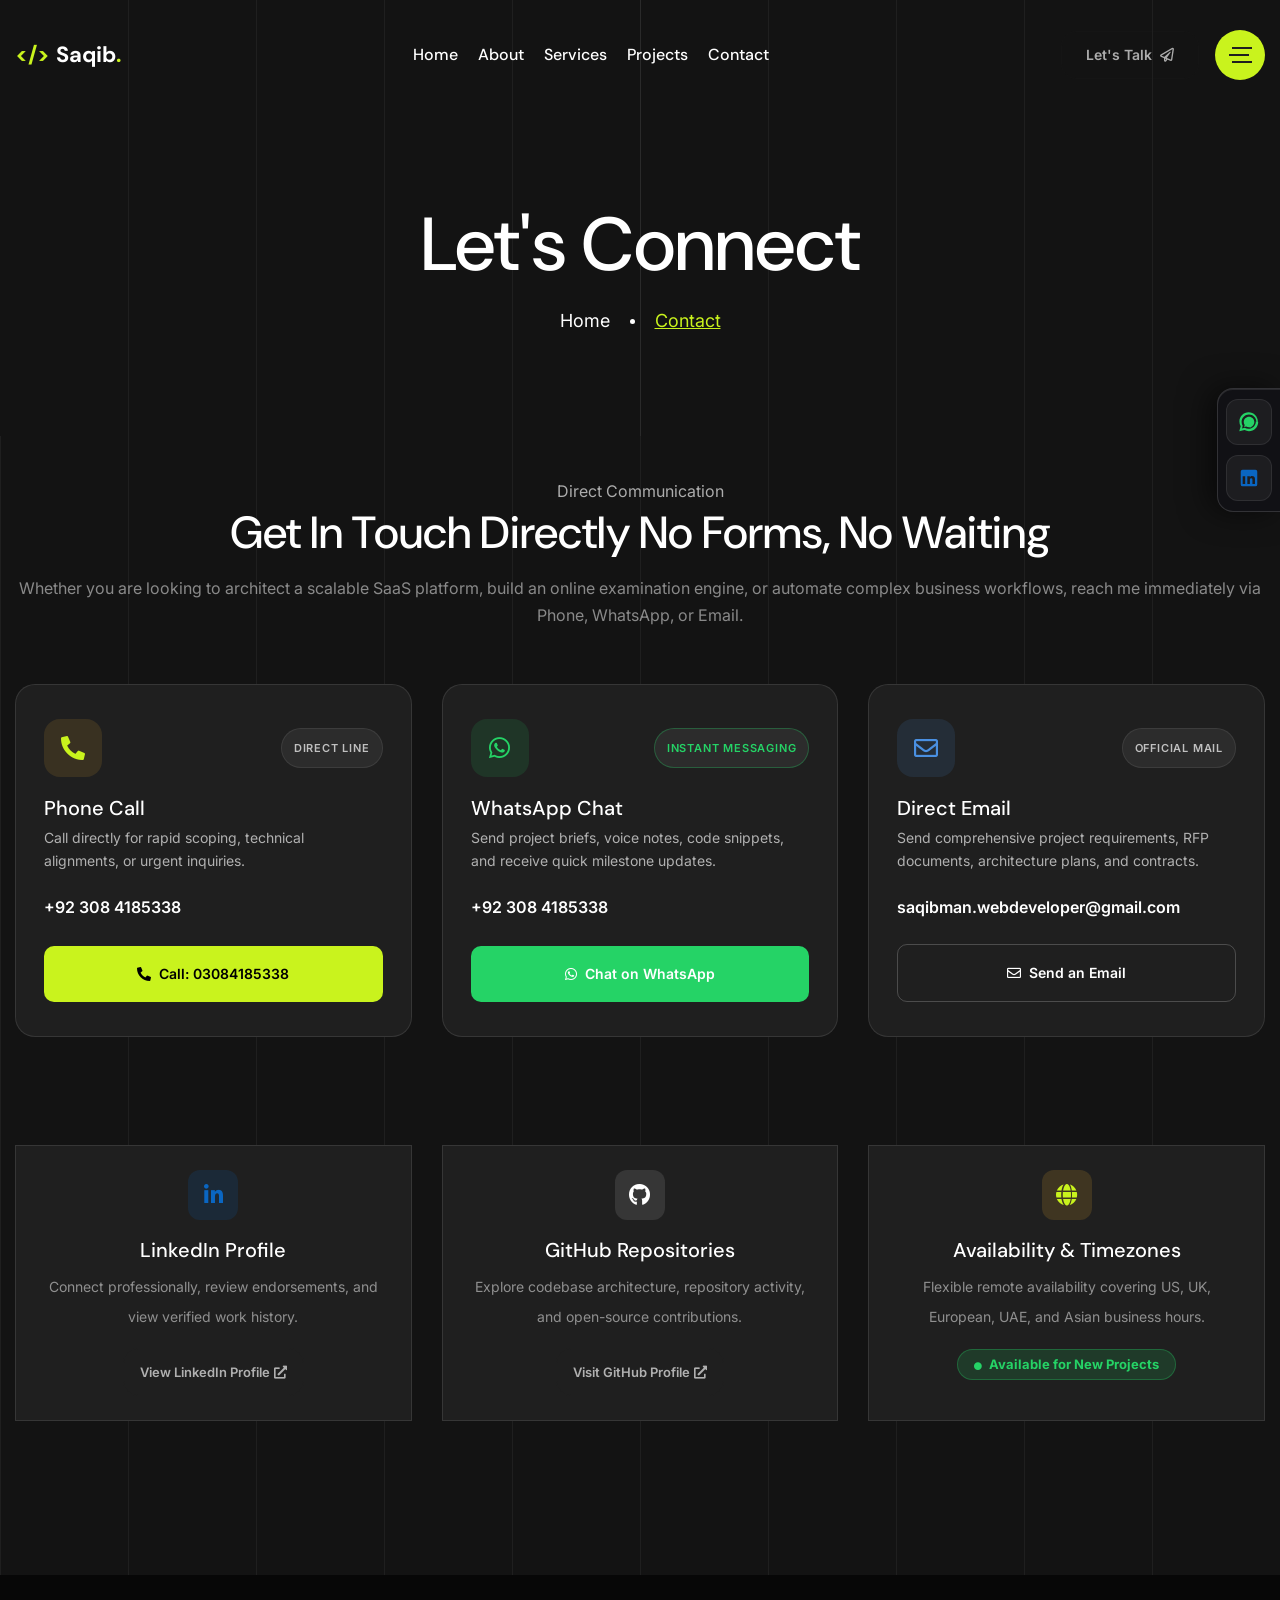
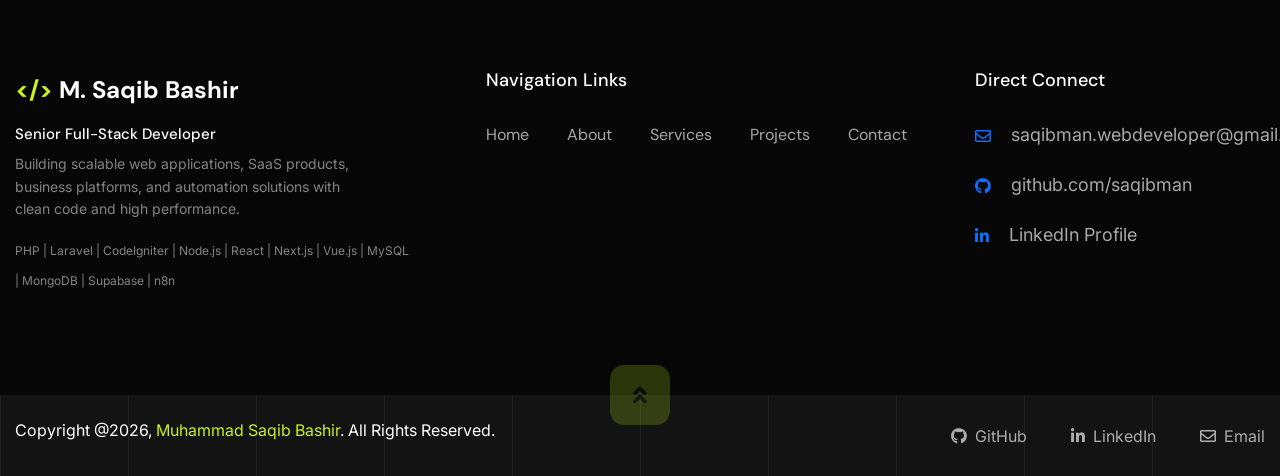
<file: contact.html>
<!DOCTYPE html>
<html lang="en">

<head>
    <!-- Required meta tags -->
    <meta charset="utf-8">
    <meta name="description"
        content="Contact Muhammad Saqib Bashir, Senior Full-Stack Developer. Reach out for custom web applications, enterprise SaaS development, LMS platforms, and automation workflows.">
    <meta http-equiv="X-UA-Compatible" content="IE=edge">
    <meta name="viewport" content="width=device-width, initial-scale=1, shrink-to-fit=no">

    <!-- Title -->
    <title>Contact Muhammad Saqib Bashir || Senior Full-Stack Developer</title>
    <!-- Favicon Icon -->
    <link rel="shortcut icon" href="assets/images/favicon.png" type="image/x-icon">

    <!-- Flaticon -->
    <link rel="stylesheet" href="assets/css/flaticon.min.css">
    <!-- Font Awesome -->
    <link rel="stylesheet" href="assets/css/fontawesome-5.14.0.min.css">
    <!-- Bootstrap -->
    <link rel="stylesheet" href="assets/css/bootstrap.min.css">
    <!-- Nice Select -->
    <link rel="stylesheet" href="assets/css/nice-select.min.css">
    <!-- Animate -->
    <link rel="stylesheet" href="assets/css/animate.min.css">
    <!-- Slick -->
    <link rel="stylesheet" href="assets/css/slick.min.css">
    <!-- Main Style -->
    <link rel="stylesheet" href="assets/css/style.css">

    <style>
        .contact-card-custom {
            background: var(--lighter-color);
            border: 1px solid var(--border-color);
            border-radius: 16px;
            padding: 30px 24px;
            margin-bottom: 24px;
            transition: all 0.3s ease;
        }

        .contact-card-custom:hover {
            border-color: var(--primary-color);
            transform: translateY(-3px);
        }

        .contact-card-custom .icon-wrap {
            width: 50px;
            height: 50px;
            background: rgba(245, 178, 51, 0.1);
            color: var(--primary-color);
            border-radius: 12px;
            display: flex;
            align-items: center;
            justify-content: center;
            font-size: 20px;
            margin-bottom: 16px;
        }

        .contact-card-custom h5 {
            font-size: 17px;
            color: #ffffff;
            margin-bottom: 6px;
        }

        .contact-card-custom p,
        .contact-card-custom a {
            font-size: 14px;
            color: rgba(255, 255, 255, 0.7);
            text-decoration: none;
            transition: color 0.3s ease;
        }

        .contact-card-custom a:hover {
            color: var(--primary-color);
        }

        .form-select-custom {
            background: rgba(255, 255, 255, 0.05);
            border: 1px solid rgba(255, 255, 255, 0.15);
            color: #ffffff;
            border-radius: 8px;
            padding: 12px 16px;
            width: 100%;
            font-size: 14px;
            transition: all 0.3s ease;
        }

        .form-select-custom:focus {
            outline: none;
            border-color: var(--primary-color);
            background: rgba(255, 255, 255, 0.08);
            color: #ffffff;
        }

        .form-select-custom option {
            background: #191919;
            color: #ffffff;
        }
    </style>
</head>

<body class="home-one">
    <div class="page-wrapper">

        <!-- Preloader -->
        <div class="preloader"></div>

        <!-- main header -->
        <header class="main-header menu-absolute" id="header">
            <!--Header-Upper-->
            <div class="header-upper">
                <div class="container container-1620 clearfix">

                    <div class="header-inner rel d-flex align-items-center">
                        <div class="logo-outer">
                            <div class="logo">
                                <a href="index.html" class="d-flex align-items-center"
                                    style="font-size: 22px; font-weight: 700; color: #ffffff; text-decoration: none; font-family: 'DM Sans', sans-serif;">
                                    <span
                                        style="color: var(--primary-color); margin-right: 6px; font-weight: 800;">&lt;/&gt;</span>
                                    Saqib<span style="color: var(--primary-color);">.</span>
                                </a>
                            </div>
                        </div>

                        <div class="nav-outer clearfix mx-auto">
                            <!-- Main Menu -->
                            <nav class="main-menu navbar-expand-lg">
                                <div class="navbar-header">
                                    <div class="mobile-logo my-15">
                                        <a href="index.html"
                                            style="font-size: 20px; font-weight: 700; color: #ffffff; text-decoration: none;">
                                            <span
                                                style="color: var(--primary-color); font-weight: 800;">&lt;/&gt;</span>
                                            Saqib<span style="color: var(--primary-color);">.</span>
                                        </a>
                                    </div>

                                    <!-- Toggle Button -->
                                    <button type="button" class="navbar-toggle me-4" data-bs-toggle="collapse"
                                        data-bs-target=".navbar-collapse">
                                        <span class="icon-bar"></span>
                                        <span class="icon-bar"></span>
                                        <span class="icon-bar"></span>
                                    </button>
                                </div>

                                <div class="navbar-collapse collapse clearfix">
                                    <ul class="navigation clearfix">
                                        <li><a href="index.html">Home</a></li>
                                        <li><a href="about.html">About</a></li>
                                        <li><a href="services.html">Services</a></li>
                                        <li><a href="projects.html">Projects</a></li>
                                        <li class="current"><a href="contact.html">Contact</a></li>
                                    </ul>
                                </div>

                            </nav>
                            <!-- Main Menu End-->
                        </div>

                        <!-- Menu Button -->
                        <div class="menu-btns d-flex align-items-center">
                            <a href="contact.html" class="theme-btn style-two d-none d-lg-inline-block me-3 py-2 px-4"
                                style="font-size: 14px;">Let's Talk <i class="far fa-paper-plane ms-1"></i></a>

                            <!-- menu sidbar -->
                            <div class="menu-sidebar">
                                <button title="Toggle Sidebar">
                                    <img src="assets/images/shape/sidebar-tottler.svg" alt="Toggler">
                                </button>
                            </div>
                        </div>
                    </div>
                </div>
            </div>
            <!--End Header Upper-->
        </header>


        <!--Form Back Drop-->
        <div class="form-back-drop"></div>

        <!-- Hidden Sidebar -->
        <section class="hidden-bar">
            <div class="inner-box text-center">
                <div class="cross-icon"><span class="fa fa-times"></span></div>
                <div class="title">
                    <h4>Muhammad Saqib Bashir</h4>
                    <p class="text-white-50 mt-1" style="font-size: 14px;">Senior Full-Stack Developer</p>
                </div>

                <!--Quick Info-->
                <div class="sidebar-info text-start px-2 my-4">
                    <p class="text-white-50 mb-3" style="font-size: 14px; line-height: 1.6;">Specializing in scalable
                        web applications, SaaS products, LMS &amp; Online Examination systems, CRM &amp; business
                        automation platforms.</p>
                    <div class="info-item mb-2" style="font-size: 14px;">
                        <i class="far fa-envelope text-primary me-2"></i> <a
                            href="mailto:saqibman.webdeveloper@gmail.com"
                            class="text-white-50">saqibman.webdeveloper@gmail.com</a>
                    </div>
                    <div class="info-item mb-2" style="font-size: 14px;">
                        <i class="fab fa-github text-primary me-2"></i> <a href="https://github.com/saqibman"
                            target="_blank" rel="noopener noreferrer" class="text-white-50">github.com/saqibman</a>
                    </div>
                    <div class="info-item mb-2" style="font-size: 14px;">
                        <i class="fab fa-linkedin-in text-primary me-2"></i> <a
                            href="https://www.linkedin.com/in/muhammad-saqib-bashir/" target="_blank"
                            rel="noopener noreferrer" class="text-white-50">LinkedIn Profile</a>
                    </div>
                    <div class="info-item mb-2" style="font-size: 14px;">
                        <i class="fas fa-phone-alt text-primary me-2"></i> <a href="tel:+923084185338" class="text-white-50">+92 308 4185338</a>
                    </div>
                    <div class="info-item mb-2" style="font-size: 14px;">
                        <i class="fab fa-whatsapp text-primary me-2"></i> <a href="https://wa.me/923084185338"
                            target="_blank" rel="noopener noreferrer" class="text-white-50">WhatsApp: 03084185338</a>
                    </div>
                </div>

                                <!-- Direct Reach Channels (Call, WhatsApp, Mail) -->
                <div class="sidebar-direct-actions mt-4 mb-4">
                    <a href="https://wa.me/923084185338" target="_blank" rel="noopener noreferrer" class="action-link wa">
                        <i class="fab fa-whatsapp" style="font-size: 18px;"></i> WhatsApp (03084185338)
                    </a>
                    <a href="tel:+923084185338" class="action-link call">
                        <i class="fas fa-phone-alt"></i> Call: 03084185338
                    </a>
                    <a href="mailto:saqibman.webdeveloper@gmail.com" class="action-link mail">
                        <i class="far fa-envelope"></i> Email Me Directly
                    </a>
                </div>

                <!--Social Icons-->
                <div class="social-style-one mt-20">
                    <a href="https://github.com/saqibman" target="_blank" rel="noopener noreferrer"><i
                            class="fab fa-github"></i></a>
                    <a href="https://www.linkedin.com/in/muhammad-saqib-bashir/" target="_blank"
                        rel="noopener noreferrer"><i class="fab fa-linkedin-in"></i></a>
                    <a href="mailto:saqibman.webdeveloper@gmail.com"><i class="far fa-envelope"></i></a>
                </div>
            </div>
        </section>
        <!--End Hidden Sidebar -->


        <!-- Page Banner Start -->
        <section class="page-banner-area pt-200 rpt-140 pb-100 rpb-60 rel z-1 text-center">
            <div class="container">
                <div class="banner-inner text-white">
                    <h1 class="page-title wow fadeInUp delay-0-2s">Let's Connect</h1>
                    <nav aria-label="breadcrumb">
                        <ol class="breadcrumb justify-content-center wow fadeInUp delay-0-4s">
                            <li class="breadcrumb-item"><a href="index.html">Home</a></li>
                            <li class="breadcrumb-item active">Contact</li>
                        </ol>
                    </nav>
                </div>
            </div>
            <div class="bg-lines">
                <span></span><span></span>
                <span></span><span></span>
                <span></span><span></span>
                <span></span><span></span>
                <span></span><span></span>
            </div>
        </section>
        <!-- Page Banner End -->


        <!-- Contact Page Area start -->
        <section class="contact-page pt-40 pb-130 rpb-100 rel z-1">
            <div class="container">
                <!-- Section Header -->
                <div class="text-center max-w-700 mx-auto mb-55 wow fadeInUp delay-0-2s">
                    <span class="sub-title mb-15">Direct Communication</span>
                    <h2>Get In Touch Directly <span>No Forms, No Waiting</span></h2>
                    <p class="text-white-50 mt-15" style="font-size: 16px; line-height: 1.7;">
                        Whether you are looking to architect a scalable SaaS platform, build an online examination engine, or automate complex business workflows, reach me immediately via Phone, WhatsApp, or Email.
                    </p>
                </div>

                <!-- 3 Primary Direct Channels: Call, WhatsApp, Mail -->
                <div class="row justify-content-center mb-40">
                    <!-- Call Card -->
                    <div class="col-lg-4 col-md-6 mb-4">
                        <div class="direct-channel-card channel-call wow fadeInUp delay-0-2s">
                            <div>
                                <div class="channel-header">
                                    <div class="channel-icon"><i class="fas fa-phone-alt"></i></div>
                                    <span class="channel-badge">Direct Line</span>
                                </div>
                                <h4>Phone Call</h4>
                                <p>Call directly for rapid scoping, technical alignments, or urgent inquiries.</p>
                                <span class="channel-value">+92 308 4185338</span>
                            </div>
                            <a href="tel:+923084185338" class="channel-btn">
                                <i class="fas fa-phone-alt"></i> Call: 03084185338
                            </a>
                        </div>
                    </div>

                    <!-- WhatsApp Card -->
                    <div class="col-lg-4 col-md-6 mb-4">
                        <div class="direct-channel-card channel-whatsapp wow fadeInUp delay-0-3s">
                            <div>
                                <div class="channel-header">
                                    <div class="channel-icon"><i class="fab fa-whatsapp"></i></div>
                                    <span class="channel-badge" style="color: #25D366; border-color: rgba(37,211,102,0.3);">Instant Messaging</span>
                                </div>
                                <h4>WhatsApp Chat</h4>
                                <p>Send project briefs, voice notes, code snippets, and receive quick milestone updates.</p>
                                <span class="channel-value">+92 308 4185338</span>
                            </div>
                            <a href="https://wa.me/923084185338" target="_blank" rel="noopener noreferrer" class="channel-btn">
                                <i class="fab fa-whatsapp"></i> Chat on WhatsApp
                            </a>
                        </div>
                    </div>

                    <!-- Email Card -->
                    <div class="col-lg-4 col-md-6 mb-4">
                        <div class="direct-channel-card channel-mail wow fadeInUp delay-0-4s">
                            <div>
                                <div class="channel-header">
                                    <div class="channel-icon"><i class="far fa-envelope"></i></div>
                                    <span class="channel-badge">Official Mail</span>
                                </div>
                                <h4>Direct Email</h4>
                                <p>Send comprehensive project requirements, RFP documents, architecture plans, and contracts.</p>
                                <span class="channel-value">saqibman.webdeveloper@gmail.com</span>
                            </div>
                            <a href="mailto:saqibman.webdeveloper@gmail.com" class="channel-btn">
                                <i class="far fa-envelope"></i> Send an Email
                            </a>
                        </div>
                    </div>
                </div>

                <!-- Secondary Connects & Reassurance Grid -->
                <div class="row pt-20">
                    <div class="col-lg-4 col-md-6 mb-4">
                        <div class="p-4 rounded-4 text-center h-100" style="background: var(--lighter-color); border: 1px solid var(--border-color);">
                            <div class="icon-wrap mx-auto mb-3" style="width: 50px; height: 50px; border-radius: 12px; background: rgba(10,102,194,0.15); color: #0A66C2; display: flex; align-items: center; justify-content: center; font-size: 22px;">
                                <i class="fab fa-linkedin-in"></i>
                            </div>
                            <h5 class="text-white mb-2">LinkedIn Profile</h5>
                            <p class="text-white-50 mb-3" style="font-size: 14px;">Connect professionally, review endorsements, and view verified work history.</p>
                            <a href="https://www.linkedin.com/in/muhammad-saqib-bashir/" target="_blank" rel="noopener noreferrer" class="theme-btn style-two py-2 px-3" style="font-size: 13px;">View LinkedIn Profile <i class="fas fa-external-link-alt ms-1"></i></a>
                        </div>
                    </div>

                    <div class="col-lg-4 col-md-6 mb-4">
                        <div class="p-4 rounded-4 text-center h-100" style="background: var(--lighter-color); border: 1px solid var(--border-color);">
                            <div class="icon-wrap mx-auto mb-3" style="width: 50px; height: 50px; border-radius: 12px; background: rgba(255,255,255,0.1); color: #ffffff; display: flex; align-items: center; justify-content: center; font-size: 22px;">
                                <i class="fab fa-github"></i>
                            </div>
                            <h5 class="text-white mb-2">GitHub Repositories</h5>
                            <p class="text-white-50 mb-3" style="font-size: 14px;">Explore codebase architecture, repository activity, and open-source contributions.</p>
                            <a href="https://github.com/saqibman" target="_blank" rel="noopener noreferrer" class="theme-btn style-two py-2 px-3" style="font-size: 13px;">Visit GitHub Profile <i class="fas fa-external-link-alt ms-1"></i></a>
                        </div>
                    </div>

                    <div class="col-lg-4 col-md-12 mb-4">
                        <div class="p-4 rounded-4 text-center h-100" style="background: var(--lighter-color); border: 1px solid var(--border-color);">
                            <div class="icon-wrap mx-auto mb-3" style="width: 50px; height: 50px; border-radius: 12px; background: rgba(245,178,51,0.15); color: var(--primary-color); display: flex; align-items: center; justify-content: center; font-size: 22px;">
                                <i class="fas fa-globe"></i>
                            </div>
                            <h5 class="text-white mb-2">Availability &amp; Timezones</h5>
                            <p class="text-white-50 mb-3" style="font-size: 14px;">Flexible remote availability covering US, UK, European, UAE, and Asian business hours.</p>
                            <span class="badge py-2 px-3 rounded-pill" style="background: rgba(37,211,102,0.15); color: #25D366; border: 1px solid rgba(37,211,102,0.3); font-size: 13px;">
                                <i class="fas fa-circle me-1" style="font-size: 8px;"></i> Available for New Projects
                            </span>
                        </div>
                    </div>
                </div>
            </div>
            <div class="bg-lines">
                <span></span><span></span>
                <span></span><span></span>
                <span></span><span></span>
                <span></span><span></span>
                <span></span><span></span>
            </div>
        </section>
        <!-- Contact Page Area end -->
        <!-- Contact Page Area end -->


        <!-- footer area start -->
        <footer class="main-footer rel z-1">
            <div class="footer-top-wrap bgc-black pt-100 pb-75">
                <div class="container">
                    <div class="row">
                        <div class="col-lg-4 col-md-12">
                            <div class="footer-widget widget_about wow fadeInUp delay-0-2s mb-4">
                                <div class="footer-logo mb-20">
                                    <a href="index.html" class="d-flex align-items-center"
                                        style="font-size: 24px; font-weight: 700; color: #ffffff; text-decoration: none; font-family: 'DM Sans', sans-serif;">
                                        <span
                                            style="color: var(--primary-color); margin-right: 6px; font-weight: 800;">&lt;/&gt;</span>
                                        M. Saqib Bashir
                                    </a>
                                </div>
                                <h6 class="text-white mb-10" style="font-size: 15px;">Senior Full-Stack Developer</h6>
                                <p class="text-white-50" style="font-size: 14px; line-height: 1.6; max-width: 340px;">
                                    Building scalable web applications, SaaS products, business platforms, and
                                    automation solutions with clean code and high performance.</p>
                                <div class="tech-stack-line mt-15 text-white-50" style="font-size: 12px;">
                                    PHP | Laravel | CodeIgniter | Node.js | React | Next.js | Vue.js | MySQL | MongoDB |
                                    Supabase | n8n
                                </div>
                            </div>
                        </div>
                        <div class="col-lg-5 col-md-7">
                            <div class="footer-widget widget_nav_menu wow fadeInUp delay-0-4s mb-4">
                                <h6 class="footer-title">Navigation Links</h6>
                                <ul class="footer-links-inline d-flex flex-wrap" style="list-style: none; padding: 0;">
                                    <li class="me-3 mb-2"><a href="index.html">Home</a></li>
                                    <li class="me-3 mb-2"><a href="about.html">About</a></li>
                                    <li class="me-3 mb-2"><a href="services.html">Services</a></li>
                                    <li class="me-3 mb-2"><a href="projects.html">Projects</a></li>
                                    <li class="me-3 mb-2"><a href="contact.html">Contact</a></li>
                                </ul>
                            </div>
                        </div>
                        <div class="col-lg-3 col-md-5">
                            <div class="footer-widget widget_contact_info wow fadeInUp delay-0-6s mb-4">
                                <h6 class="footer-title">Direct Connect</h6>
                                <ul>
                                    <li><i class="far fa-envelope text-primary"></i> <a
                                            href="mailto:saqibman.webdeveloper@gmail.com">saqibman.webdeveloper@gmail.com</a>
                                    </li>
                                    <li><i class="fab fa-github text-primary"></i> <a href="https://github.com/saqibman"
                                            target="_blank" rel="noopener noreferrer">github.com/saqibman</a></li>
                                    <li><i class="fab fa-linkedin-in text-primary"></i> <a
                                            href="https://www.linkedin.com/in/muhammad-saqib-bashir/" target="_blank"
                                            rel="noopener noreferrer">LinkedIn Profile</a></li>
                                </ul>
                            </div>
                        </div>
                    </div>
                </div>
            </div>
            <div class="footer-bottom pt-20 pb-15 rpt-25">
                <div class="container">
                    <div class="row align-items-center">
                        <div class="col-lg-6">
                            <div class="copyright-text">
                                <p>Copyright @2026, <a href="index.html">Muhammad Saqib Bashir</a>. All Rights Reserved.
                                </p>
                            </div>
                        </div>
                        <div class="col-lg-6 text-lg-end">
                            <ul class="footer-bottom-nav">
                                <li><a href="https://github.com/saqibman" target="_blank" rel="noopener noreferrer"><i
                                            class="fab fa-github me-1"></i> GitHub</a></li>
                                <li><a href="https://www.linkedin.com/in/muhammad-saqib-bashir/" target="_blank"
                                        rel="noopener noreferrer"><i class="fab fa-linkedin-in me-1"></i> LinkedIn</a>
                                </li>
                                <li><a href="mailto:saqibman.webdeveloper@gmail.com"><i
                                            class="far fa-envelope me-1"></i> Email</a></li>
                            </ul>
                        </div>
                    </div>
                    <!-- Scroll Top Button -->
                    <button class="scroll-top scroll-to-target" data-target="html"><span
                            class="fas fa-angle-double-up"></span></button>
                </div>
                <div class="bg-lines">
                    <span></span><span></span>
                    <span></span><span></span>
                    <span></span><span></span>
                    <span></span><span></span>
                    <span></span><span></span>
                </div>
            </div>
        </footer>
        <!-- footer area end -->

    </div>
    <!--End pagewrapper-->


    <!-- Jquery -->
    <script src="assets/js/jquery-3.6.0.min.js"></script>
    <!-- Bootstrap -->
    <script src="assets/js/bootstrap.min.js"></script>
    <!-- Appear Js -->
    <script src="assets/js/appear.min.js"></script>
    <!-- Slick -->
    <script src="assets/js/slick.min.js"></script>
    <!-- Nice Select -->
    <script src="assets/js/jquery.nice-select.min.js"></script>
    <!-- Image Loader -->
    <script src="assets/js/imagesloaded.pkgd.min.js"></script>
    <!-- Isotope -->
    <script src="assets/js/isotope.pkgd.min.js"></script>
    <!--  WOW Animation -->
    <script src="assets/js/wow.min.js"></script>
    <!-- Custom script -->
    <script src="assets/js/script.js"></script>


    <!-- Floating Social Media Edge Dock (WhatsApp & LinkedIn) -->
    <aside class="floating-social-edge" aria-label="Social Media Quick Links">
        <a href="https://wa.me/923084185338" target="_blank" rel="noopener noreferrer" class="edge-btn whatsapp"
            title="Chat on WhatsApp (03084185338)" aria-label="WhatsApp">
            <svg class="edge-icon-svg" width="22" height="22" viewBox="0 0 24 24" fill="currentColor">
                <path
                    d="M12.031 6.172c-3.181 0-5.767 2.586-5.768 5.766-.001 1.298.38 2.27 1.019 3.287l-.582 2.128 2.182-.573c.976.58 1.96.924 3.149.924 3.182 0 5.767-2.587 5.767-5.766.001-3.187-2.575-5.766-5.767-5.766zm10.007 5.766c.002 5.545-4.511 10.055-10.057 10.055-1.748 0-3.415-.45-4.89-1.282l-5.698 1.497 1.523-5.568c-.908-1.527-1.388-3.287-1.387-5.093.003-5.545 4.516-10.056 10.061-10.056 5.546 0 10.056 4.51 10.056 10.056l-.608-.609zm-2.008 0c0-4.437-3.61-8.048-8.049-8.048-4.438 0-8.05 3.61-8.052 8.048 0 1.52.424 2.99 1.229 4.269l-.794 2.902 2.97-.779c1.233.742 2.651 1.134 4.095 1.134 4.438 0 8.051-3.611 8.051-8.05l-.45-.476zm-5.26 3.655c-.22-.11-1.303-.643-1.505-.716-.202-.074-.349-.11-.496.11-.147.22-.57.716-.699.863-.129.147-.257.165-.477.055-.22-.11-.93-.343-1.771-1.093-.655-.584-1.097-1.306-1.226-1.526-.129-.22-.014-.339.096-.449.099-.098.22-.257.33-.385.11-.129.147-.22.22-.367.073-.147.037-.275-.018-.385-.055-.11-.496-1.196-.68-1.638-.179-.43-.36-.372-.496-.379-.128-.007-.275-.008-.422-.008s-.385.055-.587.275c-.202.22-.771.753-.771 1.836 0 1.083.789 2.129.899 2.276.11.147 1.552 2.37 3.76 3.323.525.227.935.362 1.255.464.528.168 1.008.144 1.388.088.423-.063 1.303-.532 1.486-1.046.184-.514.184-.955.129-1.046-.055-.091-.202-.147-.422-.257z" />
            </svg>
            <span class="edge-tooltip">WhatsApp: 03084185338</span>
        </a>
        <a href="https://www.linkedin.com/in/muhammad-saqib-bashir/" target="_blank" rel="noopener noreferrer"
            class="edge-btn linkedin" title="Connect on LinkedIn" aria-label="LinkedIn">
            <svg class="edge-icon-svg" width="22" height="22" viewBox="0 0 24 24" fill="currentColor">
                <path
                    d="M19 3a2 2 0 0 1 2 2v14a2 2 0 0 1-2 2H5a2 2 0 0 1-2-2V5a2 2 0 0 1 2-2h14m-.5 15.5v-5.3a3.26 3.26 0 0 0-3.26-3.26c-.85 0-1.84.52-2.28 1.3v-1.11h-2.79v8.37h2.79v-4.93c0-.77.62-1.4 1.39-1.4a1.4 1.4 0 0 1 1.4 1.4v4.93h2.75M6.46 8.76c-.97 0-1.75-.79-1.75-1.76s.78-1.76 1.75-1.76c.97 0 1.76.79 1.76 1.76s-.79 1.76-1.76 1.76M5.08 18.5h2.77v-8.37H5.08v8.37Z" />
            </svg>
            <span class="edge-tooltip">Connect on LinkedIn</span>
        </a>
    </aside>

</body>

</html>
</file>
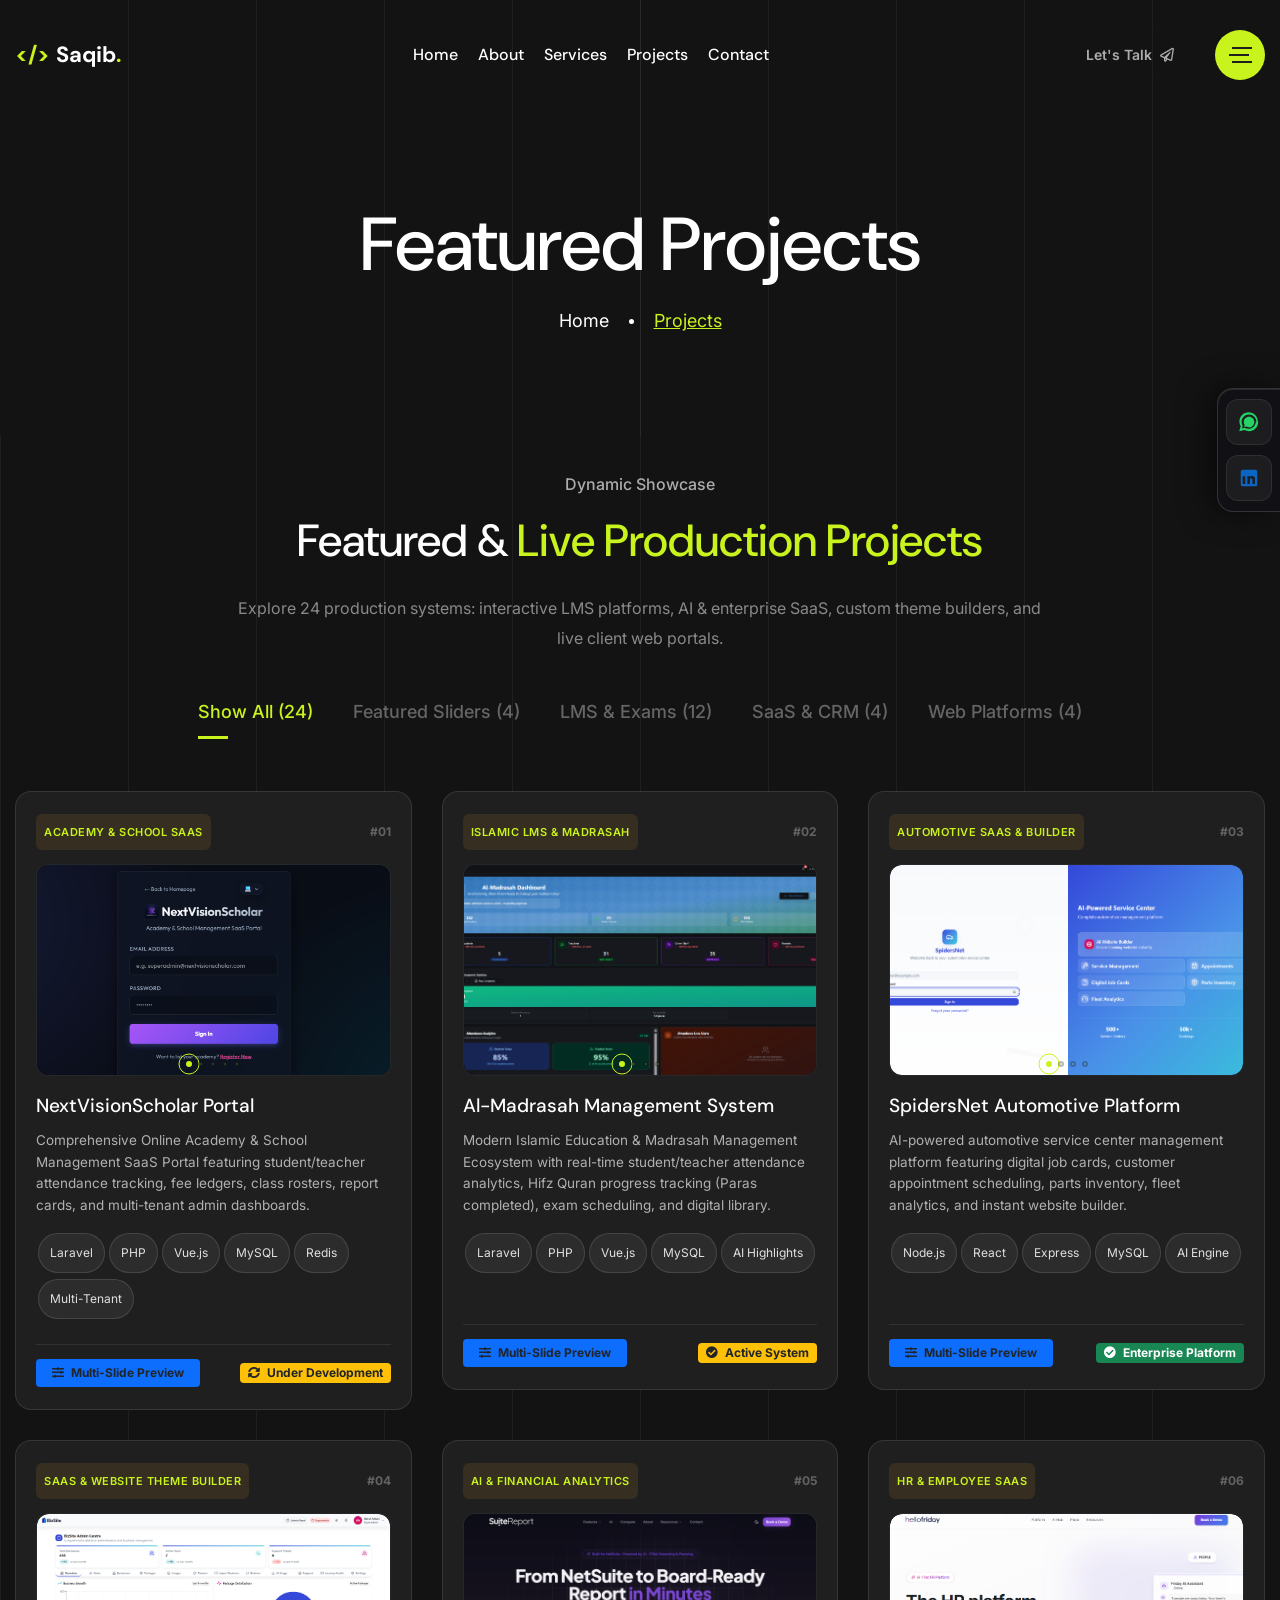
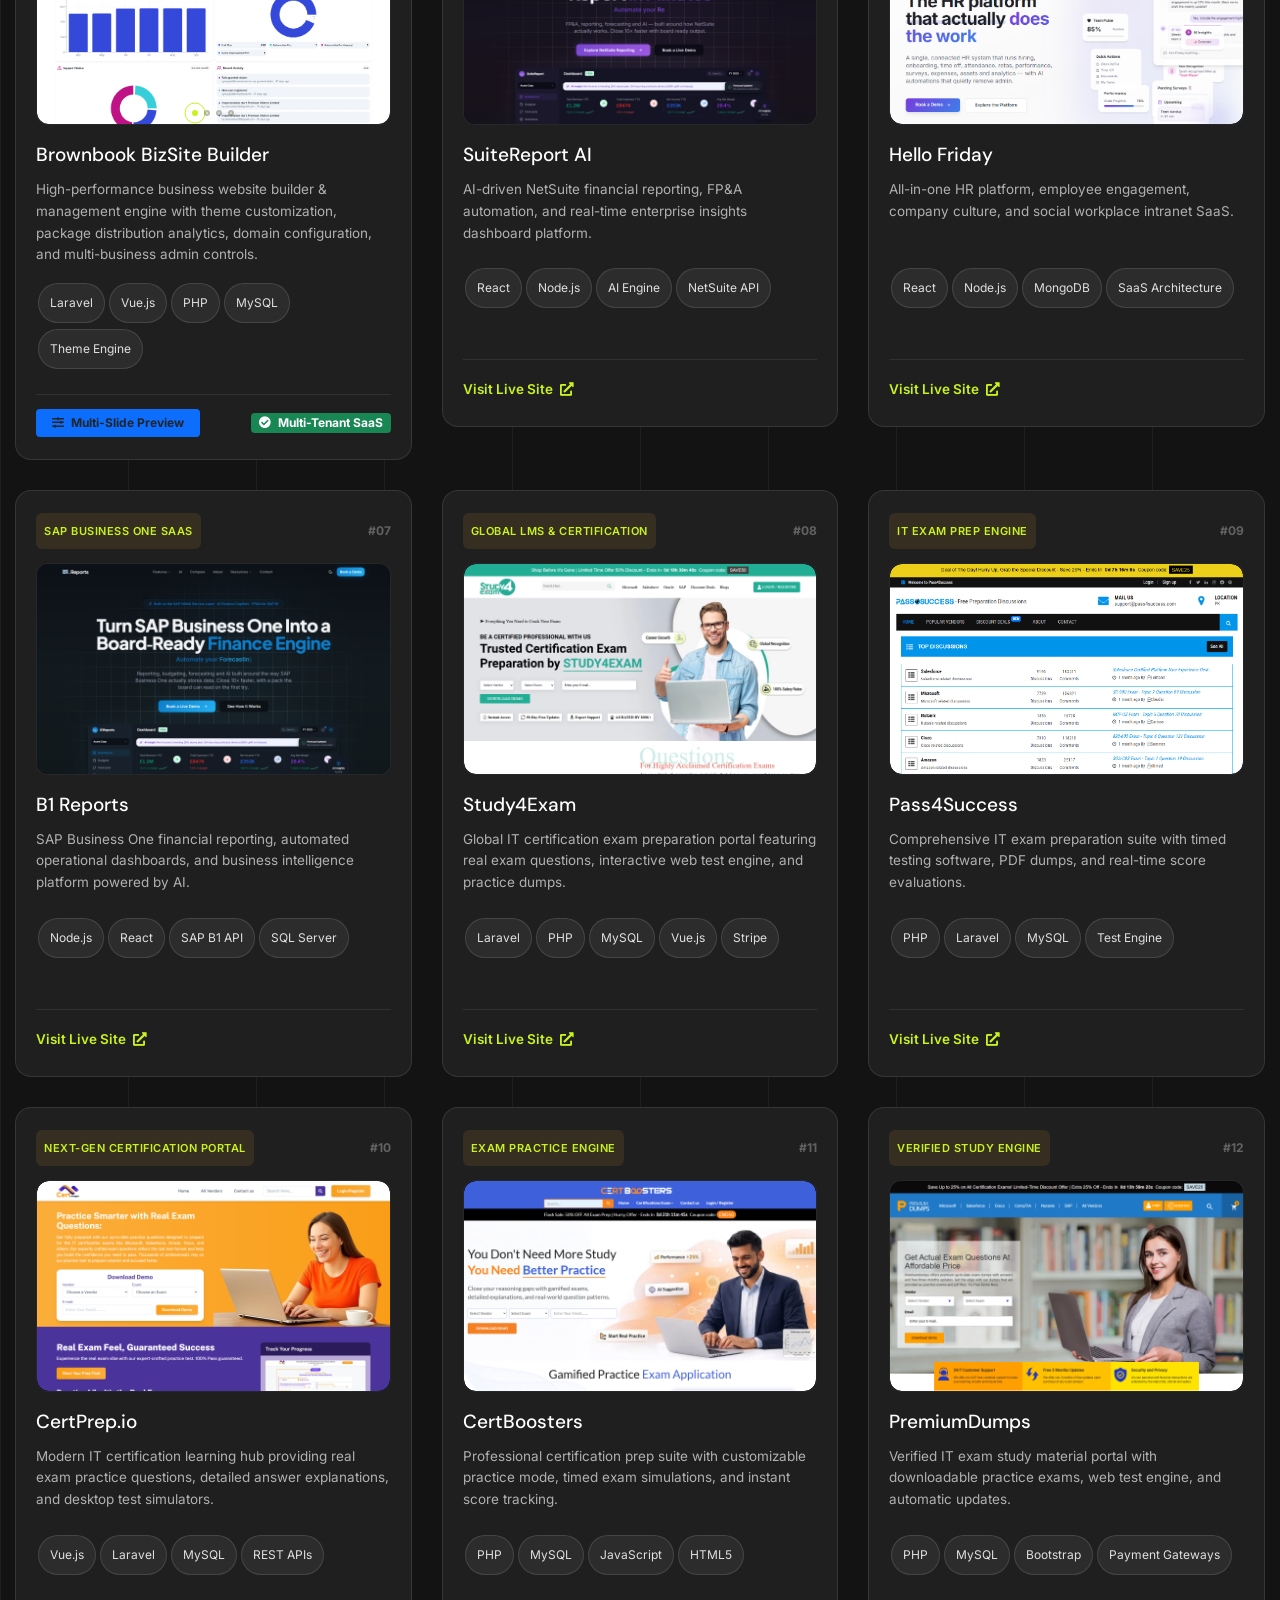
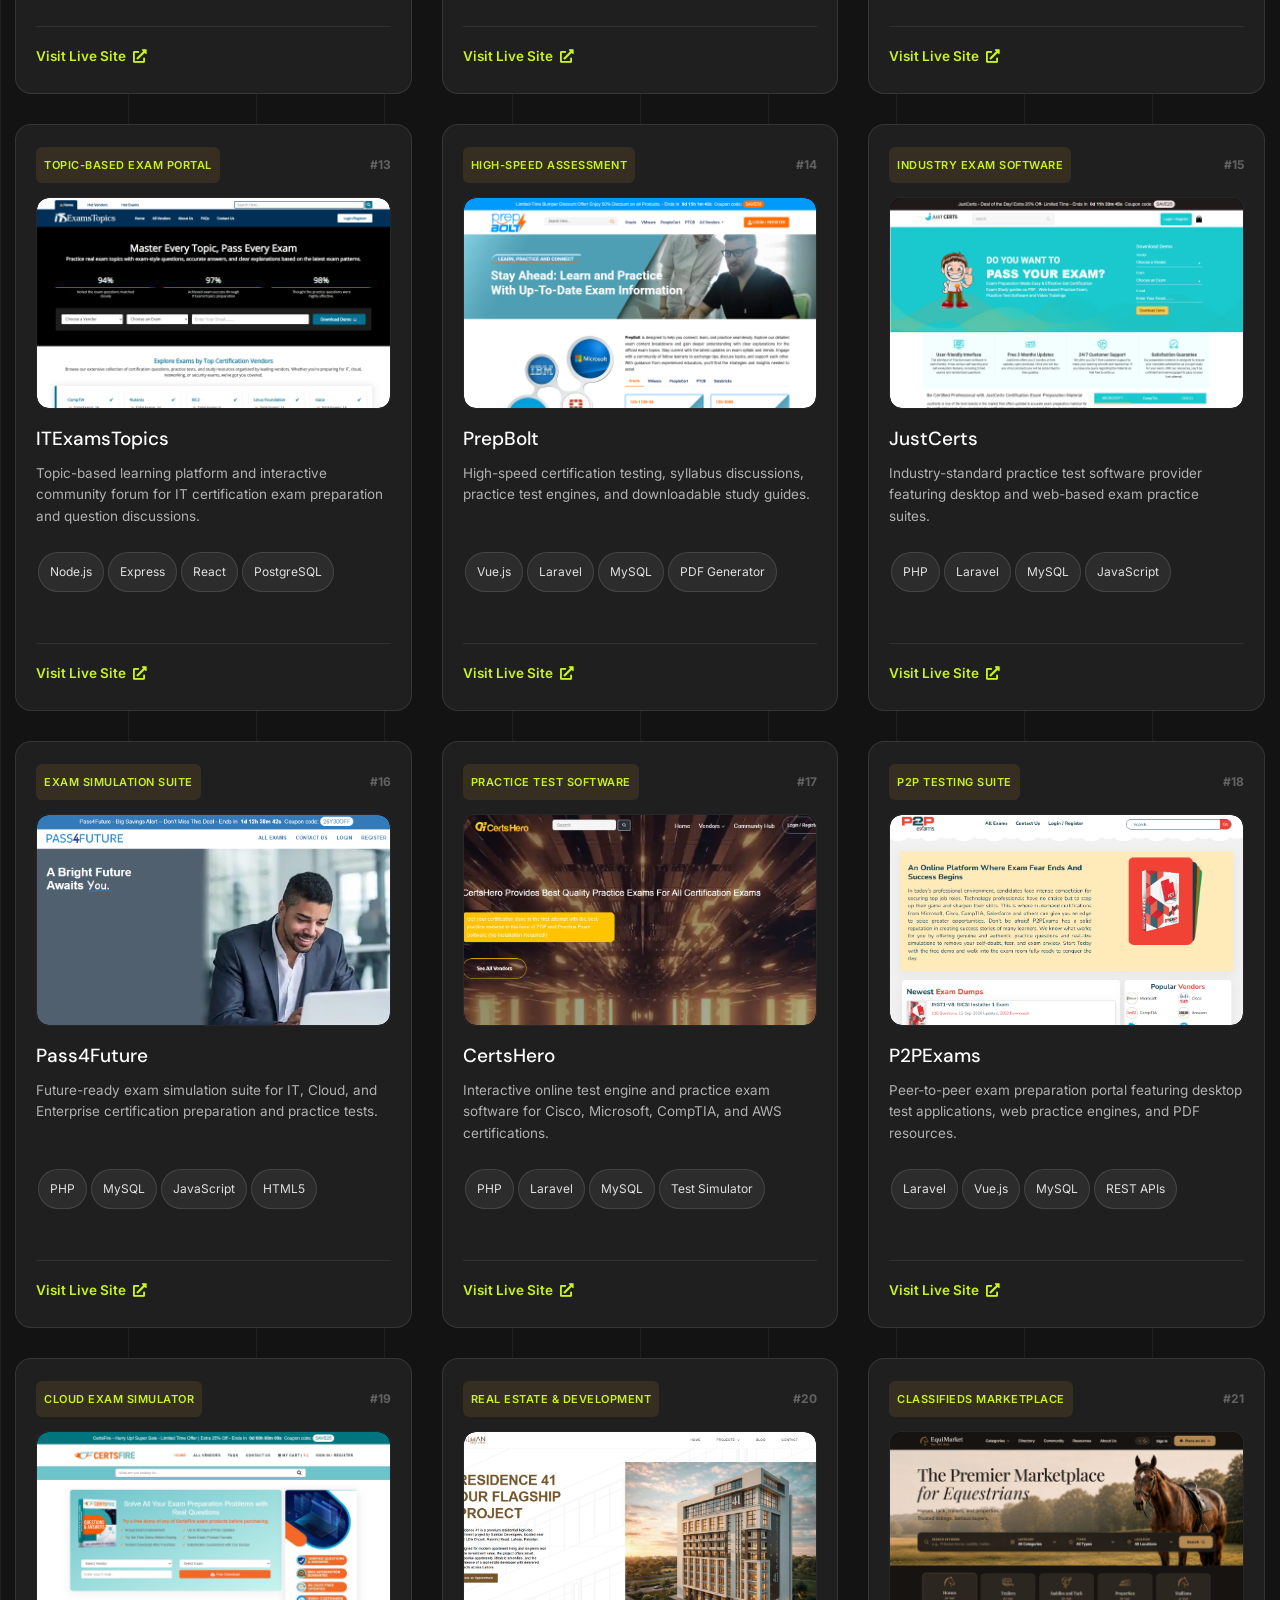
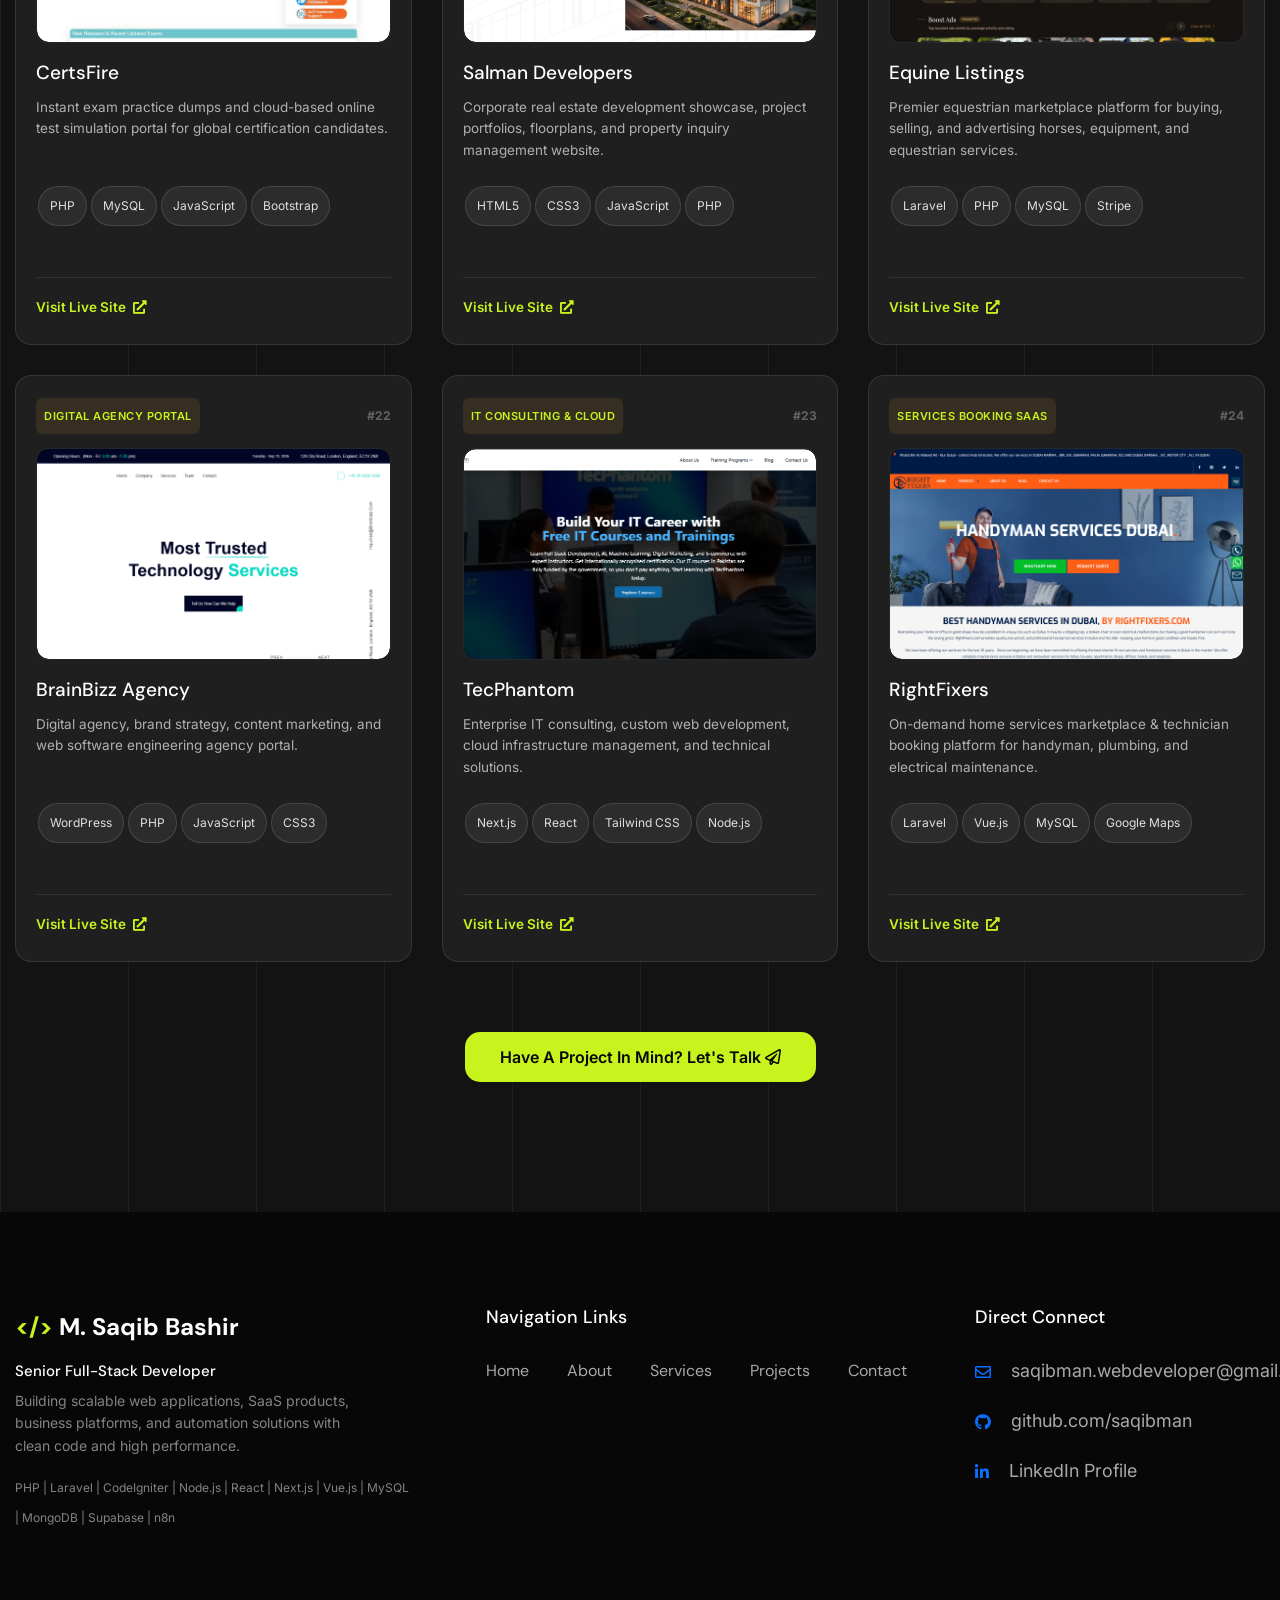
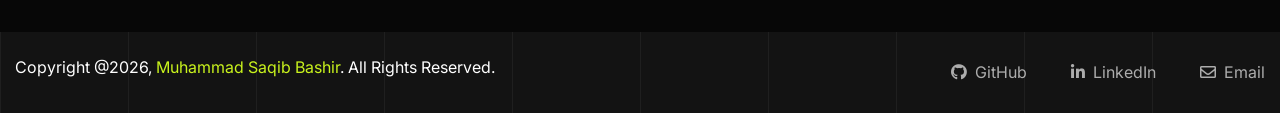
<file: projects.html>
<!DOCTYPE html>
<html lang="en">

<head>
    <!-- Required meta tags -->
    <meta charset="utf-8">
    <meta name="description"
        content="Explore 17 live production web applications, SaaS portals, LMS examination systems, and CRM solutions built by Muhammad Saqib Bashir.">
    <meta http-equiv="X-UA-Compatible" content="IE=edge">
    <meta name="viewport" content="width=device-width, initial-scale=1, shrink-to-fit=no">

    <!-- Title -->
    <title>Featured Projects &amp; Portfolio || Muhammad Saqib Bashir - Senior Full-Stack Developer</title>
    <!-- Favicon Icon -->
    <link rel="shortcut icon" href="assets/images/favicon.png" type="image/x-icon">

    <!-- Flaticon -->
    <link rel="stylesheet" href="assets/css/flaticon.min.css">
    <!-- Font Awesome -->
    <link rel="stylesheet" href="assets/css/fontawesome-5.14.0.min.css">
    <!-- Bootstrap -->
    <link rel="stylesheet" href="assets/css/bootstrap.min.css">
    <!-- Nice Select -->
    <link rel="stylesheet" href="assets/css/nice-select.min.css">
    <!-- Animate -->
    <link rel="stylesheet" href="assets/css/animate.min.css">
    <!-- Slick -->
    <link rel="stylesheet" href="assets/css/slick.min.css">
    <!-- Main Style -->
    <link rel="stylesheet" href="assets/css/style.css">

    <style>
        .tech-pill {
            display: inline-block;
            background: rgba(255, 255, 255, 0.06);
            border: 1px solid rgba(255, 255, 255, 0.12);
            color: #e0e0e0;
            padding: 4px 11px;
            border-radius: 20px;
            font-size: 12px;
            margin: 3px 2px;
            transition: all 0.3s ease;
        }

        .tech-pill:hover {
            background: var(--primary-color);
            color: var(--black-color);
            border-color: var(--primary-color);
        }

        .project-masonry-active > .item {
            display: flex;
            flex-direction: column;
        }

        .project-masonry-card {
            background: var(--lighter-color);
            border: 1px solid var(--border-color);
            border-radius: 16px;
            padding: 22px 20px;
            margin-bottom: 30px;
            transition: all 0.3s ease;
            display: flex;
            flex-direction: column;
            justify-content: space-between;
            height: calc(100% - 30px);
            min-height: 540px;
        }

        .card-header-meta {
            min-height: 32px;
            margin-bottom: 14px;
            display: flex;
            justify-content: space-between;
            align-items: center;
        }

        .card-body-content {
            display: flex;
            flex-direction: column;
            flex: 1 1 auto;
        }

        .card-body-content h4 {
            font-size: 19px;
            line-height: 1.3;
            margin-bottom: 10px;
            min-height: 28px;
        }

        .card-body-content p {
            min-height: 72px;
            flex-grow: 1;
            margin-bottom: 15px;
            font-size: 14px;
            line-height: 1.55;
        }

        .tech-wrap {
            min-height: 72px;
            display: flex;
            flex-wrap: wrap;
            align-content: flex-start;
        }

        .card-footer-links {
            margin-top: auto;
            padding-top: 12px;
            border-top: 1px solid rgba(255, 255, 255, 0.08);
        }

        .project-masonry-card:hover {
            border-color: var(--primary-color);
            transform: translateY(-5px);
            box-shadow: 0 12px 30px rgba(0, 0, 0, 0.35);
        }

        .project-card-media {
            position: relative;
            border-radius: 12px;
            overflow: hidden;
            margin-bottom: 18px;
            background: #0d0e12;
            border: 1px solid rgba(255, 255, 255, 0.1);
        }

        .project-single-thumb a {
            display: block;
            overflow: hidden;
            border-radius: 12px;
        }

        .project-single-thumb img {
            width: 100%;
            height: 210px;
            object-fit: cover;
            object-position: top center;
            border-radius: 12px;
            display: block;
            transition: transform 0.4s ease;
        }

        .project-single-thumb:hover img {
            transform: scale(1.04);
        }

        .project-slider .slick-slide img {
            width: 100%;
            height: 210px;
            object-fit: cover;
            object-position: top center;
            border-radius: 12px;
            display: block;
        }

        .project-slider .slick-arrow {
            position: absolute;
            top: 50%;
            transform: translateY(-50%);
            z-index: 10;
            width: 32px;
            height: 32px;
            background: rgba(15, 16, 21, 0.85);
            backdrop-filter: blur(4px);
            border: 1px solid rgba(255, 255, 255, 0.25);
            color: #ffffff;
            border-radius: 50%;
            display: flex !important;
            align-items: center;
            justify-content: center;
            cursor: pointer;
            opacity: 0;
            transition: all 0.3s ease;
        }

        .project-card-media:hover .project-slider .slick-arrow {
            opacity: 1;
        }

        .project-slider .slick-prev {
            left: 10px;
        }

        .project-slider .slick-next {
            right: 10px;
        }

        .project-slider .slick-arrow:hover {
            background: var(--primary-color);
            color: #000000;
            border-color: var(--primary-color);
        }

        .project-slider .slick-dots {
            position: absolute;
            bottom: 8px;
            left: 0;
            right: 0;
            display: flex !important;
            justify-content: center;
            gap: 6px;
            list-style: none;
            margin: 0;
            padding: 0;
            z-index: 10;
        }

        .project-slider .slick-dots li {
            margin: 0;
            padding: 0;
        }

        .project-slider .slick-dots li button {
            font-size: 0;
            width: 8px;
            height: 8px;
            border-radius: 50%;
            background: rgba(255, 255, 255, 0.45);
            border: none;
            padding: 0;
            cursor: pointer;
            transition: all 0.3s ease;
        }

        .project-slider .slick-dots li.slick-active button {
            background: var(--primary-color);
            width: 22px;
            border-radius: 10px;
        }

        .card-header-meta {
            display: flex;
            justify-content: space-between;
            align-items: center;
            margin-bottom: 14px;
        }

        .cat-badge {
            display: inline-block;
            font-size: 11px;
            font-weight: 600;
            text-transform: uppercase;
            letter-spacing: 0.5px;
            color: var(--primary-color);
            background: rgba(245, 178, 51, 0.1);
            padding: 3px 8px;
            border-radius: 6px;
        }

        .proj-num {
            font-size: 12px;
            font-weight: 700;
            color: rgba(255, 255, 255, 0.3);
        }

        .card-body-content h4 {
            font-size: 19px;
            margin-bottom: 8px;
        }

        .card-body-content h4 a {
            color: #ffffff;
            text-decoration: none;
            transition: color 0.3s ease;
        }

        .card-body-content h4 a:hover {
            color: var(--primary-color);
        }

        .card-body-content p {
            font-size: 13.5px;
            line-height: 1.6;
            color: rgba(255, 255, 255, 0.65);
            margin-bottom: 14px;
        }

        .card-footer-links {
            display: flex;
            justify-content: space-between;
            align-items: center;
            border-top: 1px solid rgba(255, 255, 255, 0.08);
            padding-top: 14px;
            margin-top: 6px;
        }

        .card-footer-links .link-btn {
            font-size: 13.5px;
            font-weight: 600;
            color: var(--primary-color);
            text-decoration: none;
            transition: all 0.3s ease;
        }

        .card-footer-links .link-btn:hover {
            color: #ffffff;
        }

        .card-footer-links .case-btn {
            font-size: 13px;
            color: rgba(255, 255, 255, 0.6);
            text-decoration: none;
            transition: all 0.3s ease;
        }

        .card-footer-links .case-btn:hover {
            color: var(--primary-color);
        }
    </style>
</head>

<body class="home-one">
    <div class="page-wrapper">

        <!-- Preloader -->
        <div class="preloader"></div>

        <!-- main header -->
        <header class="main-header menu-absolute" id="header">
            <!--Header-Upper-->
            <div class="header-upper">
                <div class="container container-1620 clearfix">

                    <div class="header-inner rel d-flex align-items-center">
                        <div class="logo-outer">
                            <div class="logo">
                                <a href="index.html" class="d-flex align-items-center"
                                    style="font-size: 22px; font-weight: 700; color: #ffffff; text-decoration: none; font-family: 'DM Sans', sans-serif;">
                                    <span
                                        style="color: var(--primary-color); margin-right: 6px; font-weight: 800;">&lt;/&gt;</span>
                                    Saqib<span style="color: var(--primary-color);">.</span>
                                </a>
                            </div>
                        </div>

                        <div class="nav-outer clearfix mx-auto">
                            <!-- Main Menu -->
                            <nav class="main-menu navbar-expand-lg">
                                <div class="navbar-header">
                                    <div class="mobile-logo my-15">
                                        <a href="index.html"
                                            style="font-size: 20px; font-weight: 700; color: #ffffff; text-decoration: none;">
                                            <span
                                                style="color: var(--primary-color); font-weight: 800;">&lt;/&gt;</span>
                                            Saqib<span style="color: var(--primary-color);">.</span>
                                        </a>
                                    </div>

                                    <!-- Toggle Button -->
                                    <button type="button" class="navbar-toggle me-4" data-bs-toggle="collapse"
                                        data-bs-target=".navbar-collapse">
                                        <span class="icon-bar"></span>
                                        <span class="icon-bar"></span>
                                        <span class="icon-bar"></span>
                                    </button>
                                </div>

                                <div class="navbar-collapse collapse clearfix">
                                    <ul class="navigation clearfix">
                                        <li><a href="index.html">Home</a></li>
                                        <li><a href="about.html">About</a></li>
                                        <li><a href="services.html">Services</a></li>
                                        <li class="current"><a href="projects.html">Projects</a></li>
                                        <li><a href="contact.html">Contact</a></li>
                                    </ul>
                                </div>

                            </nav>
                            <!-- Main Menu End-->
                        </div>

                        <!-- Menu Button -->
                        <div class="menu-btns d-flex align-items-center">
                            <a href="contact.html" class="theme-btn style-two d-none d-lg-inline-block me-3 py-2 px-4"
                                style="font-size: 14px;">Let's Talk <i class="far fa-paper-plane ms-1"></i></a>

                            <!-- menu sidbar -->
                            <div class="menu-sidebar">
                                <button title="Toggle Sidebar">
                                    <img src="assets/images/shape/sidebar-tottler.svg" alt="Toggler">
                                </button>
                            </div>
                        </div>
                    </div>
                </div>
            </div>
            <!--End Header Upper-->
        </header>


        <!--Form Back Drop-->
        <div class="form-back-drop"></div>

        <!-- Hidden Sidebar -->
        <section class="hidden-bar">
            <div class="inner-box text-center">
                <div class="cross-icon"><span class="fa fa-times"></span></div>
                <div class="title">
                    <h4>Muhammad Saqib Bashir</h4>
                    <p class="text-white-50 mt-1" style="font-size: 14px;">Senior Full-Stack Developer</p>
                </div>

                <!--Quick Info-->
                <div class="sidebar-info text-start px-2 my-4">
                    <p class="text-white-50 mb-3" style="font-size: 14px; line-height: 1.6;">Specializing in scalable
                        web applications, SaaS products, LMS &amp; Online Examination systems, CRM &amp; business
                        automation platforms.</p>
                    <div class="info-item mb-2" style="font-size: 14px;">
                        <i class="far fa-envelope text-primary me-2"></i> <a
                            href="mailto:saqibman.webdeveloper@gmail.com"
                            class="text-white-50">saqibman.webdeveloper@gmail.com</a>
                    </div>
                    <div class="info-item mb-2" style="font-size: 14px;">
                        <i class="fab fa-github text-primary me-2"></i> <a href="https://github.com/saqibman"
                            target="_blank" rel="noopener noreferrer" class="text-white-50">github.com/saqibman</a>
                    </div>
                    <div class="info-item mb-2" style="font-size: 14px;">
                        <i class="fab fa-linkedin-in text-primary me-2"></i> <a
                            href="https://www.linkedin.com/in/muhammad-saqib-bashir/" target="_blank"
                            rel="noopener noreferrer" class="text-white-50">LinkedIn Profile</a>
                    </div>
                    <div class="info-item mb-2" style="font-size: 14px;">
                        <i class="fas fa-phone-alt text-primary me-2"></i> <a href="tel:+923084185338" class="text-white-50">+92 308 4185338</a>
                    </div>
                    <div class="info-item mb-2" style="font-size: 14px;">
                        <i class="fab fa-whatsapp text-primary me-2"></i> <a href="https://wa.me/923084185338"
                            target="_blank" rel="noopener noreferrer" class="text-white-50">WhatsApp: 03084185338</a>
                    </div>
                </div>

                                <!-- Direct Reach Channels (Call, WhatsApp, Mail) -->
                <div class="sidebar-direct-actions mt-4 mb-4">
                    <a href="https://wa.me/923084185338" target="_blank" rel="noopener noreferrer" class="action-link wa">
                        <i class="fab fa-whatsapp" style="font-size: 18px;"></i> WhatsApp (03084185338)
                    </a>
                    <a href="tel:+923084185338" class="action-link call">
                        <i class="fas fa-phone-alt"></i> Call: 03084185338
                    </a>
                    <a href="mailto:saqibman.webdeveloper@gmail.com" class="action-link mail">
                        <i class="far fa-envelope"></i> Email Me Directly
                    </a>
                </div>

                <!--Social Icons-->
                <div class="social-style-one mt-20">
                    <a href="https://github.com/saqibman" target="_blank" rel="noopener noreferrer"><i
                            class="fab fa-github"></i></a>
                    <a href="https://www.linkedin.com/in/muhammad-saqib-bashir/" target="_blank"
                        rel="noopener noreferrer"><i class="fab fa-linkedin-in"></i></a>
                    <a href="mailto:saqibman.webdeveloper@gmail.com"><i class="far fa-envelope"></i></a>
                </div>
            </div>
        </section>
        <!--End Hidden Sidebar -->


        <!-- Page Banner Start -->
        <section class="page-banner-area pt-200 rpt-140 pb-100 rpb-60 rel z-1 text-center">
            <div class="container">
                <div class="banner-inner text-white">
                    <h1 class="page-title wow fadeInUp delay-0-2s">Featured Projects</h1>
                    <nav aria-label="breadcrumb">
                        <ol class="breadcrumb justify-content-center wow fadeInUp delay-0-4s">
                            <li class="breadcrumb-item"><a href="index.html">Home</a></li>
                            <li class="breadcrumb-item active">Projects</li>
                        </ol>
                    </nav>
                </div>
            </div>
            <div class="bg-lines">
                <span></span><span></span>
                <span></span><span></span>
                <span></span><span></span>
                <span></span><span></span>
                <span></span><span></span>
            </div>
        </section>
        <!-- Page Banner End -->


        <!-- Projects Masonry Area start -->
        <section class="projects-masonry-area pt-40 pb-130 rpb-100 rel z-1">
            <div class="container">
                <div class="row justify-content-center mb-20">
                    <div class="col-xl-8 text-center">
                        <div class="section-title mb-30 wow fadeInUp delay-0-2s">
                            <span class="sub-title mb-15">Dynamic Showcase</span>
                            <h2>Featured &amp; <span>Live Production Projects</span></h2>
                            <p class="text-white-50">Explore 24 production systems: interactive LMS platforms, AI &amp; enterprise SaaS, custom theme builders, and live client web portals.</p>
                        </div>
                    </div>
                </div>

                <ul class="project-filter filter-btns-one justify-content-center pb-35 wow fadeInUp delay-0-2s">
                    <li data-filter="*" class="current">Show All (24)</li>
                    <li data-filter=".featured">Featured Sliders (4)</li>
                    <li data-filter=".lms">LMS &amp; Exams (12)</li>
                    <li data-filter=".saas">SaaS &amp; CRM (4)</li>
                    <li data-filter=".web">Web Platforms (4)</li>
                </ul>

                <div class="row project-masonry-active">

                    <!-- #01: NextVisionScholar (Featured Multi-Image Slider) -->
                    <div class="col-xl-4 col-md-6 item featured">
                        <div class="project-masonry-card wow fadeInUp delay-0-2s">
                            <div class="card-header-meta">
                                <span class="cat-badge">Academy &amp; School SaaS</span>
                                <span class="proj-num">#01</span>
                            </div>
                            <div class="project-card-media">
                                <div class="project-slider">
                                    <div><img src="assets/images/projects/NextVisionScholar.png" alt="NextVisionScholar Login Portal"></div>
                                    <div><img src="assets/images/projects/NextVisionScholar-1.png" alt="NextVisionScholar Admin Dashboard"></div>
                                    <div><img src="assets/images/projects/NextVisionScholar-2.png" alt="NextVisionScholar Fee Ledger & Rosters"></div>
                                    <div><img src="assets/images/projects/NextVisionScholar-3.png" alt="NextVisionScholar Attendance Analytics"></div>
                                    <div><img src="assets/images/projects/NextVisionScholar-4.png" alt="NextVisionScholar Multi-Tenant Overview"></div>
                                </div>
                            </div>
                            <div class="card-body-content">
                                <h4><a href="#">NextVisionScholar Portal</a></h4>
                                <p>Comprehensive Online Academy &amp; School Management SaaS Portal featuring student/teacher attendance tracking, fee ledgers, class rosters, report cards, and multi-tenant admin dashboards.</p>
                                <div class="tech-wrap mb-3">
                                    <span class="tech-pill">Laravel</span> <span class="tech-pill">PHP</span> <span class="tech-pill">Vue.js</span> <span class="tech-pill">MySQL</span> <span class="tech-pill">Redis</span> <span class="tech-pill">Multi-Tenant</span>
                                </div>
                            </div>
                            <div class="card-footer-links text-between align-items-center">
                                <span class="badge bg-primary text-dark py-2 px-3 fw-bold"><i class="fas fa-sliders-h me-1"></i> Multi-Slide Preview</span>
                                <span class="badge bg-warning text-dark py-1 px-2"><i class="fas fa-sync-alt me-1"></i> Under Development</span>
                            </div>
                        </div>
                    </div>

                    <!-- #02: Al-Madrasah Management System (Featured Multi-Image Slider) -->
                    <div class="col-xl-4 col-md-6 item featured">
                        <div class="project-masonry-card wow fadeInUp delay-0-4s">
                            <div class="card-header-meta">
                                <span class="cat-badge">Islamic LMS &amp; Madrasah</span>
                                <span class="proj-num">#02</span>
                            </div>
                            <div class="project-card-media">
                                <div class="project-slider">
                                    <div><img src="assets/images/projects/madrasa-1.png" alt="Al-Madrasah Main Dashboard"></div>
                                    <div><img src="assets/images/projects/madrasa-2.png" alt="Al-Madrasah Hifz Tracker & Paras Progress"></div>
                                    <div><img src="assets/images/projects/madrasa-3.png" alt="Al-Madrasah Student & Teacher Attendance"></div>
                                    <div><img src="assets/images/projects/madrasa-4.png" alt="Al-Madrasah AI Highlights & Exam Rules"></div>
                                </div>
                            </div>
                            <div class="card-body-content">
                                <h4><a href="#">Al-Madrasah Management System</a></h4>
                                <p>Modern Islamic Education &amp; Madrasah Management Ecosystem with real-time student/teacher attendance analytics, Hifz Quran progress tracking (Paras completed), exam scheduling, and digital library.</p>
                                <div class="tech-wrap mb-3">
                                    <span class="tech-pill">Laravel</span> <span class="tech-pill">PHP</span> <span class="tech-pill">Vue.js</span> <span class="tech-pill">MySQL</span> <span class="tech-pill">AI Highlights</span>
                                </div>
                            </div>
                            <div class="card-footer-links text-between align-items-center">
                                <span class="badge bg-primary text-dark py-2 px-3 fw-bold"><i class="fas fa-sliders-h me-1"></i> Multi-Slide Preview</span>
                                <span class="badge bg-warning text-dark py-1 px-2"><i class="fas fa-check-circle me-1"></i> Active System</span>
                            </div>
                        </div>
                    </div>

                    <!-- #03: SpidersNet Automotive SaaS (Featured Multi-Image Slider) -->
                    <div class="col-xl-4 col-md-6 item featured">
                        <div class="project-masonry-card wow fadeInUp delay-0-6s">
                            <div class="card-header-meta">
                                <span class="cat-badge">Automotive SaaS &amp; Builder</span>
                                <span class="proj-num">#03</span>
                            </div>
                            <div class="project-card-media">
                                <div class="project-slider">
                                    <div><img src="assets/images/projects/spidersnet.png" alt="SpidersNet Service Center Login"></div>
                                    <div><img src="assets/images/projects/spidersnet-1.png" alt="SpidersNet Digital Job Cards & Appointments"></div>
                                    <div><img src="assets/images/projects/spidersnet-2.png" alt="SpidersNet Parts Inventory & Analytics"></div>
                                    <div><img src="assets/images/projects/spidersnet-3.png" alt="SpidersNet AI Website Builder Module"></div>
                                </div>
                            </div>
                            <div class="card-body-content">
                                <h4><a href="#">SpidersNet Automotive Platform</a></h4>
                                <p>AI-powered automotive service center management platform featuring digital job cards, customer appointment scheduling, parts inventory, fleet analytics, and instant website builder.</p>
                                <div class="tech-wrap mb-3">
                                    <span class="tech-pill">Node.js</span> <span class="tech-pill">React</span> <span class="tech-pill">Express</span> <span class="tech-pill">MySQL</span> <span class="tech-pill">AI Engine</span>
                                </div>
                            </div>
                            <div class="card-footer-links text-between align-items-center">
                                <span class="badge bg-primary text-dark py-2 px-3 fw-bold"><i class="fas fa-sliders-h me-1"></i> Multi-Slide Preview</span>
                                <span class="badge bg-success text-white py-1 px-2"><i class="fas fa-check-circle me-1"></i> Enterprise Platform</span>
                            </div>
                        </div>
                    </div>

                    <!-- #04: Brownbook BizSite Builder (Featured Multi-Image Slider) -->
                    <div class="col-xl-4 col-md-6 item featured">
                        <div class="project-masonry-card wow fadeInUp delay-0-2s">
                            <div class="card-header-meta">
                                <span class="cat-badge">SaaS &amp; Website Theme Builder</span>
                                <span class="proj-num">#04</span>
                            </div>
                            <div class="project-card-media">
                                <div class="project-slider">
                                    <div><img src="assets/images/projects/brownbook-theme-builders.png" alt="BizSite Admin Centre Overview"></div>
                                    <div><img src="assets/images/projects/brownbook-theme-builders-1.png" alt="BizSite Business Growth & Packages"></div>
                                    <div><img src="assets/images/projects/brownbook-theme-builders-2.png" alt="BizSite Theme & Template Manager"></div>
                                    <div><img src="assets/images/projects/brownbook-theme-builder-3.png" alt="BizSite Domain & Support Tickets"></div>
                                </div>
                            </div>
                            <div class="card-body-content">
                                <h4><a href="#">Brownbook BizSite Builder</a></h4>
                                <p>High-performance business website builder &amp; management engine with theme customization, package distribution analytics, domain configuration, and multi-business admin controls.</p>
                                <div class="tech-wrap mb-3">
                                    <span class="tech-pill">Laravel</span> <span class="tech-pill">Vue.js</span> <span class="tech-pill">PHP</span> <span class="tech-pill">MySQL</span> <span class="tech-pill">Theme Engine</span>
                                </div>
                            </div>
                            <div class="card-footer-links text-between align-items-center">
                                <span class="badge bg-primary text-dark py-2 px-3 fw-bold"><i class="fas fa-sliders-h me-1"></i> Multi-Slide Preview</span>
                                <span class="badge bg-success text-white py-1 px-2"><i class="fas fa-check-circle me-1"></i> Multi-Tenant SaaS</span>
                            </div>
                        </div>
                    </div>

                    <!-- #05: SuiteReport AI (Live Site) -->
                    <div class="col-xl-4 col-md-6 item saas">
                        <div class="project-masonry-card wow fadeInUp delay-0-4s">
                            <div class="card-header-meta">
                                <span class="cat-badge">AI &amp; Financial Analytics</span>
                                <span class="proj-num">#05</span>
                            </div>
                            <div class="project-card-media project-single-thumb">
                                <a href="https://suitereport.ai" target="_blank" rel="noopener noreferrer">
                                    <img src="assets/images/projects/suitereport.png" alt="SuiteReport AI">
                                </a>
                            </div>
                            <div class="card-body-content">
                                <h4><a href="https://suitereport.ai" target="_blank" rel="noopener noreferrer">SuiteReport AI</a></h4>
                                <p>AI-driven NetSuite financial reporting, FP&amp;A automation, and real-time enterprise insights dashboard platform.</p>
                                <div class="tech-wrap mb-3">
                                    <span class="tech-pill">React</span> <span class="tech-pill">Node.js</span> <span class="tech-pill">AI Engine</span> <span class="tech-pill">NetSuite API</span>
                                </div>
                            </div>
                            <div class="card-footer-links text-end">
                                <a href="https://suitereport.ai" target="_blank" rel="noopener noreferrer" class="link-btn">
                                    Visit Live Site <i class="fas fa-external-link-alt ms-1"></i>
                                </a>
                            </div>
                        </div>
                    </div>

                    <!-- #06: Hello Friday (Live Site) -->
                    <div class="col-xl-4 col-md-6 item saas">
                        <div class="project-masonry-card wow fadeInUp delay-0-6s">
                            <div class="card-header-meta">
                                <span class="cat-badge">HR &amp; Employee SaaS</span>
                                <span class="proj-num">#06</span>
                            </div>
                            <div class="project-card-media project-single-thumb">
                                <a href="https://www.hellofriday.io" target="_blank" rel="noopener noreferrer">
                                    <img src="assets/images/projects/hellofriday.png" alt="Hello Friday HR SaaS">
                                </a>
                            </div>
                            <div class="card-body-content">
                                <h4><a href="https://www.hellofriday.io" target="_blank" rel="noopener noreferrer">Hello Friday</a></h4>
                                <p>All-in-one HR platform, employee engagement, company culture, and social workplace intranet SaaS.</p>
                                <div class="tech-wrap mb-3">
                                    <span class="tech-pill">React</span> <span class="tech-pill">Node.js</span> <span class="tech-pill">MongoDB</span> <span class="tech-pill">SaaS Architecture</span>
                                </div>
                            </div>
                            <div class="card-footer-links text-end">
                                <a href="https://www.hellofriday.io" target="_blank" rel="noopener noreferrer" class="link-btn">
                                    Visit Live Site <i class="fas fa-external-link-alt ms-1"></i>
                                </a>
                            </div>
                        </div>
                    </div>

                    <!-- #07: B1 Reports (Live Site) -->
                    <div class="col-xl-4 col-md-6 item saas">
                        <div class="project-masonry-card wow fadeInUp delay-0-2s">
                            <div class="card-header-meta">
                                <span class="cat-badge">SAP Business One SaaS</span>
                                <span class="proj-num">#07</span>
                            </div>
                            <div class="project-card-media project-single-thumb">
                                <a href="https://b1reports.com" target="_blank" rel="noopener noreferrer">
                                    <img src="assets/images/projects/b1reports.png" alt="B1 Reports SAP SaaS">
                                </a>
                            </div>
                            <div class="card-body-content">
                                <h4><a href="https://b1reports.com" target="_blank" rel="noopener noreferrer">B1 Reports</a></h4>
                                <p>SAP Business One financial reporting, automated operational dashboards, and business intelligence platform powered by AI.</p>
                                <div class="tech-wrap mb-3">
                                    <span class="tech-pill">Node.js</span> <span class="tech-pill">React</span> <span class="tech-pill">SAP B1 API</span> <span class="tech-pill">SQL Server</span>
                                </div>
                            </div>
                            <div class="card-footer-links text-end">
                                <a href="https://b1reports.com" target="_blank" rel="noopener noreferrer" class="link-btn">
                                    Visit Live Site <i class="fas fa-external-link-alt ms-1"></i>
                                </a>
                            </div>
                        </div>
                    </div>

                    <!-- #08: Study4Exam (Live Site) -->
                    <div class="col-xl-4 col-md-6 item lms">
                        <div class="project-masonry-card wow fadeInUp delay-0-4s">
                            <div class="card-header-meta">
                                <span class="cat-badge">Global LMS &amp; Certification</span>
                                <span class="proj-num">#08</span>
                            </div>
                            <div class="project-card-media project-single-thumb">
                                <a href="https://study4exam.com" target="_blank" rel="noopener noreferrer">
                                    <img src="assets/images/projects/study4exam.png" alt="Study4Exam Certification Prep">
                                </a>
                            </div>
                            <div class="card-body-content">
                                <h4><a href="https://study4exam.com" target="_blank" rel="noopener noreferrer">Study4Exam</a></h4>
                                <p>Global IT certification exam preparation portal featuring real exam questions, interactive web test engine, and practice dumps.</p>
                                <div class="tech-wrap mb-3">
                                    <span class="tech-pill">Laravel</span> <span class="tech-pill">PHP</span> <span class="tech-pill">MySQL</span> <span class="tech-pill">Vue.js</span> <span class="tech-pill">Stripe</span>
                                </div>
                            </div>
                            <div class="card-footer-links text-end">
                                <a href="https://study4exam.com" target="_blank" rel="noopener noreferrer" class="link-btn">
                                    Visit Live Site <i class="fas fa-external-link-alt ms-1"></i>
                                </a>
                            </div>
                        </div>
                    </div>

                    <!-- #09: Pass4Success (Live Site) -->
                    <div class="col-xl-4 col-md-6 item lms">
                        <div class="project-masonry-card wow fadeInUp delay-0-6s">
                            <div class="card-header-meta">
                                <span class="cat-badge">IT Exam Prep Engine</span>
                                <span class="proj-num">#09</span>
                            </div>
                            <div class="project-card-media project-single-thumb">
                                <a href="https://www.pass4success.com" target="_blank" rel="noopener noreferrer">
                                    <img src="assets/images/projects/pass4success.png" alt="Pass4Success Exam Prep">
                                </a>
                            </div>
                            <div class="card-body-content">
                                <h4><a href="https://www.pass4success.com" target="_blank" rel="noopener noreferrer">Pass4Success</a></h4>
                                <p>Comprehensive IT exam preparation suite with timed testing software, PDF dumps, and real-time score evaluations.</p>
                                <div class="tech-wrap mb-3">
                                    <span class="tech-pill">PHP</span> <span class="tech-pill">Laravel</span> <span class="tech-pill">MySQL</span> <span class="tech-pill">Test Engine</span>
                                </div>
                            </div>
                            <div class="card-footer-links text-end">
                                <a href="https://www.pass4success.com" target="_blank" rel="noopener noreferrer" class="link-btn">
                                    Visit Live Site <i class="fas fa-external-link-alt ms-1"></i>
                                </a>
                            </div>
                        </div>
                    </div>

                    <!-- #10: CertPrep IO (Live Site) -->
                    <div class="col-xl-4 col-md-6 item lms">
                        <div class="project-masonry-card wow fadeInUp delay-0-2s">
                            <div class="card-header-meta">
                                <span class="cat-badge">Next-Gen Certification Portal</span>
                                <span class="proj-num">#10</span>
                            </div>
                            <div class="project-card-media project-single-thumb">
                                <a href="https://www.certprep.io" target="_blank" rel="noopener noreferrer">
                                    <img src="assets/images/projects/certprep.png" alt="CertPrep IO">
                                </a>
                            </div>
                            <div class="card-body-content">
                                <h4><a href="https://www.certprep.io" target="_blank" rel="noopener noreferrer">CertPrep.io</a></h4>
                                <p>Modern IT certification learning hub providing real exam practice questions, detailed answer explanations, and desktop test simulators.</p>
                                <div class="tech-wrap mb-3">
                                    <span class="tech-pill">Vue.js</span> <span class="tech-pill">Laravel</span> <span class="tech-pill">MySQL</span> <span class="tech-pill">REST APIs</span>
                                </div>
                            </div>
                            <div class="card-footer-links text-end">
                                <a href="https://www.certprep.io" target="_blank" rel="noopener noreferrer" class="link-btn">
                                    Visit Live Site <i class="fas fa-external-link-alt ms-1"></i>
                                </a>
                            </div>
                        </div>
                    </div>

                    <!-- #11: CertBoosters (Live Site) -->
                    <div class="col-xl-4 col-md-6 item lms">
                        <div class="project-masonry-card wow fadeInUp delay-0-4s">
                            <div class="card-header-meta">
                                <span class="cat-badge">Exam Practice Engine</span>
                                <span class="proj-num">#11</span>
                            </div>
                            <div class="project-card-media project-single-thumb">
                                <a href="https://www.certboosters.com" target="_blank" rel="noopener noreferrer">
                                    <img src="assets/images/projects/certboosters.png" alt="CertBoosters Exam Engine">
                                </a>
                            </div>
                            <div class="card-body-content">
                                <h4><a href="https://www.certboosters.com" target="_blank" rel="noopener noreferrer">CertBoosters</a></h4>
                                <p>Professional certification prep suite with customizable practice mode, timed exam simulations, and instant score tracking.</p>
                                <div class="tech-wrap mb-3">
                                    <span class="tech-pill">PHP</span> <span class="tech-pill">MySQL</span> <span class="tech-pill">JavaScript</span> <span class="tech-pill">HTML5</span>
                                </div>
                            </div>
                            <div class="card-footer-links text-end">
                                <a href="https://www.certboosters.com" target="_blank" rel="noopener noreferrer" class="link-btn">
                                    Visit Live Site <i class="fas fa-external-link-alt ms-1"></i>
                                </a>
                            </div>
                        </div>
                    </div>

                    <!-- #12: PremiumDumps (Live Site) -->
                    <div class="col-xl-4 col-md-6 item lms">
                        <div class="project-masonry-card wow fadeInUp delay-0-6s">
                            <div class="card-header-meta">
                                <span class="cat-badge">Verified Study Engine</span>
                                <span class="proj-num">#12</span>
                            </div>
                            <div class="project-card-media project-single-thumb">
                                <a href="https://www.premiumdumps.com" target="_blank" rel="noopener noreferrer">
                                    <img src="assets/images/projects/premiumdumps.png" alt="PremiumDumps Portal">
                                </a>
                            </div>
                            <div class="card-body-content">
                                <h4><a href="https://www.premiumdumps.com" target="_blank" rel="noopener noreferrer">PremiumDumps</a></h4>
                                <p>Verified IT exam study material portal with downloadable practice exams, web test engine, and automatic updates.</p>
                                <div class="tech-wrap mb-3">
                                    <span class="tech-pill">PHP</span> <span class="tech-pill">MySQL</span> <span class="tech-pill">Bootstrap</span> <span class="tech-pill">Payment Gateways</span>
                                </div>
                            </div>
                            <div class="card-footer-links text-end">
                                <a href="https://www.premiumdumps.com" target="_blank" rel="noopener noreferrer" class="link-btn">
                                    Visit Live Site <i class="fas fa-external-link-alt ms-1"></i>
                                </a>
                            </div>
                        </div>
                    </div>

                    <!-- #13: ITExamsTopics (Live Site) -->
                    <div class="col-xl-4 col-md-6 item lms">
                        <div class="project-masonry-card wow fadeInUp delay-0-2s">
                            <div class="card-header-meta">
                                <span class="cat-badge">Topic-Based Exam Portal</span>
                                <span class="proj-num">#13</span>
                            </div>
                            <div class="project-card-media project-single-thumb">
                                <a href="https://www.itexamstopics.com" target="_blank" rel="noopener noreferrer">
                                    <img src="assets/images/projects/itexamstopics.png" alt="ITExamsTopics Forum">
                                </a>
                            </div>
                            <div class="card-body-content">
                                <h4><a href="https://www.itexamstopics.com" target="_blank" rel="noopener noreferrer">ITExamsTopics</a></h4>
                                <p>Topic-based learning platform and interactive community forum for IT certification exam preparation and question discussions.</p>
                                <div class="tech-wrap mb-3">
                                    <span class="tech-pill">Node.js</span> <span class="tech-pill">Express</span> <span class="tech-pill">React</span> <span class="tech-pill">PostgreSQL</span>
                                </div>
                            </div>
                            <div class="card-footer-links text-end">
                                <a href="https://www.itexamstopics.com" target="_blank" rel="noopener noreferrer" class="link-btn">
                                    Visit Live Site <i class="fas fa-external-link-alt ms-1"></i>
                                </a>
                            </div>
                        </div>
                    </div>

                    <!-- #14: PrepBolt (Live Site) -->
                    <div class="col-xl-4 col-md-6 item lms">
                        <div class="project-masonry-card wow fadeInUp delay-0-4s">
                            <div class="card-header-meta">
                                <span class="cat-badge">High-Speed Assessment</span>
                                <span class="proj-num">#14</span>
                            </div>
                            <div class="project-card-media project-single-thumb">
                                <a href="https://prepbolt.com" target="_blank" rel="noopener noreferrer">
                                    <img src="assets/images/projects/prepbolt.png" alt="PrepBolt Testing Suite">
                                </a>
                            </div>
                            <div class="card-body-content">
                                <h4><a href="https://prepbolt.com" target="_blank" rel="noopener noreferrer">PrepBolt</a></h4>
                                <p>High-speed certification testing, syllabus discussions, practice test engines, and downloadable study guides.</p>
                                <div class="tech-wrap mb-3">
                                    <span class="tech-pill">Vue.js</span> <span class="tech-pill">Laravel</span> <span class="tech-pill">MySQL</span> <span class="tech-pill">PDF Generator</span>
                                </div>
                            </div>
                            <div class="card-footer-links text-end">
                                <a href="https://prepbolt.com" target="_blank" rel="noopener noreferrer" class="link-btn">
                                    Visit Live Site <i class="fas fa-external-link-alt ms-1"></i>
                                </a>
                            </div>
                        </div>
                    </div>

                    <!-- #15: JustCerts (Live Site) -->
                    <div class="col-xl-4 col-md-6 item lms">
                        <div class="project-masonry-card wow fadeInUp delay-0-6s">
                            <div class="card-header-meta">
                                <span class="cat-badge">Industry Exam Software</span>
                                <span class="proj-num">#15</span>
                            </div>
                            <div class="project-card-media project-single-thumb">
                                <a href="https://www.justcerts.com" target="_blank" rel="noopener noreferrer">
                                    <img src="assets/images/projects/justcerts.png" alt="JustCerts Practice Portal">
                                </a>
                            </div>
                            <div class="card-body-content">
                                <h4><a href="https://www.justcerts.com" target="_blank" rel="noopener noreferrer">JustCerts</a></h4>
                                <p>Industry-standard practice test software provider featuring desktop and web-based exam practice suites.</p>
                                <div class="tech-wrap mb-3">
                                    <span class="tech-pill">PHP</span> <span class="tech-pill">Laravel</span> <span class="tech-pill">MySQL</span> <span class="tech-pill">JavaScript</span>
                                </div>
                            </div>
                            <div class="card-footer-links text-end">
                                <a href="https://www.justcerts.com" target="_blank" rel="noopener noreferrer" class="link-btn">
                                    Visit Live Site <i class="fas fa-external-link-alt ms-1"></i>
                                </a>
                            </div>
                        </div>
                    </div>

                    <!-- #16: Pass4Future (Live Site) -->
                    <div class="col-xl-4 col-md-6 item lms">
                        <div class="project-masonry-card wow fadeInUp delay-0-2s">
                            <div class="card-header-meta">
                                <span class="cat-badge">Exam Simulation Suite</span>
                                <span class="proj-num">#16</span>
                            </div>
                            <div class="project-card-media project-single-thumb">
                                <a href="https://www.pass4future.com" target="_blank" rel="noopener noreferrer">
                                    <img src="assets/images/projects/pass4future.png" alt="Pass4Future Engine">
                                </a>
                            </div>
                            <div class="card-body-content">
                                <h4><a href="https://www.pass4future.com" target="_blank" rel="noopener noreferrer">Pass4Future</a></h4>
                                <p>Future-ready exam simulation suite for IT, Cloud, and Enterprise certification preparation and practice tests.</p>
                                <div class="tech-wrap mb-3">
                                    <span class="tech-pill">PHP</span> <span class="tech-pill">MySQL</span> <span class="tech-pill">JavaScript</span> <span class="tech-pill">HTML5</span>
                                </div>
                            </div>
                            <div class="card-footer-links text-end">
                                <a href="https://www.pass4future.com" target="_blank" rel="noopener noreferrer" class="link-btn">
                                    Visit Live Site <i class="fas fa-external-link-alt ms-1"></i>
                                </a>
                            </div>
                        </div>
                    </div>

                    <!-- #17: CertsHero (Live Site) -->
                    <div class="col-xl-4 col-md-6 item lms">
                        <div class="project-masonry-card wow fadeInUp delay-0-4s">
                            <div class="card-header-meta">
                                <span class="cat-badge">Practice Test Software</span>
                                <span class="proj-num">#17</span>
                            </div>
                            <div class="project-card-media project-single-thumb">
                                <a href="https://www.certshero.com" target="_blank" rel="noopener noreferrer">
                                    <img src="assets/images/projects/certshero.png" alt="CertsHero Platform">
                                </a>
                            </div>
                            <div class="card-body-content">
                                <h4><a href="https://www.certshero.com" target="_blank" rel="noopener noreferrer">CertsHero</a></h4>
                                <p>Interactive online test engine and practice exam software for Cisco, Microsoft, CompTIA, and AWS certifications.</p>
                                <div class="tech-wrap mb-3">
                                    <span class="tech-pill">PHP</span> <span class="tech-pill">Laravel</span> <span class="tech-pill">MySQL</span> <span class="tech-pill">Test Simulator</span>
                                </div>
                            </div>
                            <div class="card-footer-links text-end">
                                <a href="https://www.certshero.com" target="_blank" rel="noopener noreferrer" class="link-btn">
                                    Visit Live Site <i class="fas fa-external-link-alt ms-1"></i>
                                </a>
                            </div>
                        </div>
                    </div>

                    <!-- #18: P2PExams (Live Site) -->
                    <div class="col-xl-4 col-md-6 item lms">
                        <div class="project-masonry-card wow fadeInUp delay-0-6s">
                            <div class="card-header-meta">
                                <span class="cat-badge">P2P Testing Suite</span>
                                <span class="proj-num">#18</span>
                            </div>
                            <div class="project-card-media project-single-thumb">
                                <a href="https://www.p2pexams.com" target="_blank" rel="noopener noreferrer">
                                    <img src="assets/images/projects/p2pexams.png" alt="P2PExams Software">
                                </a>
                            </div>
                            <div class="card-body-content">
                                <h4><a href="https://www.p2pexams.com" target="_blank" rel="noopener noreferrer">P2PExams</a></h4>
                                <p>Peer-to-peer exam preparation portal featuring desktop test applications, web practice engines, and PDF resources.</p>
                                <div class="tech-wrap mb-3">
                                    <span class="tech-pill">Laravel</span> <span class="tech-pill">Vue.js</span> <span class="tech-pill">MySQL</span> <span class="tech-pill">REST APIs</span>
                                </div>
                            </div>
                            <div class="card-footer-links text-end">
                                <a href="https://www.p2pexams.com" target="_blank" rel="noopener noreferrer" class="link-btn">
                                    Visit Live Site <i class="fas fa-external-link-alt ms-1"></i>
                                </a>
                            </div>
                        </div>
                    </div>

                    <!-- #19: CertsFire (Live Site) -->
                    <div class="col-xl-4 col-md-6 item lms">
                        <div class="project-masonry-card wow fadeInUp delay-0-2s">
                            <div class="card-header-meta">
                                <span class="cat-badge">Cloud Exam Simulator</span>
                                <span class="proj-num">#19</span>
                            </div>
                            <div class="project-card-media project-single-thumb">
                                <a href="https://www.certsfire.com" target="_blank" rel="noopener noreferrer">
                                    <img src="assets/images/projects/certsfire.png" alt="CertsFire Portal">
                                </a>
                            </div>
                            <div class="card-body-content">
                                <h4><a href="https://www.certsfire.com" target="_blank" rel="noopener noreferrer">CertsFire</a></h4>
                                <p>Instant exam practice dumps and cloud-based online test simulation portal for global certification candidates.</p>
                                <div class="tech-wrap mb-3">
                                    <span class="tech-pill">PHP</span> <span class="tech-pill">MySQL</span> <span class="tech-pill">JavaScript</span> <span class="tech-pill">Bootstrap</span>
                                </div>
                            </div>
                            <div class="card-footer-links text-end">
                                <a href="https://www.certsfire.com" target="_blank" rel="noopener noreferrer" class="link-btn">
                                    Visit Live Site <i class="fas fa-external-link-alt ms-1"></i>
                                </a>
                            </div>
                        </div>
                    </div>

                    <!-- #20: Salman Developers (Live Site) -->
                    <div class="col-xl-4 col-md-6 item web">
                        <div class="project-masonry-card wow fadeInUp delay-0-6s">
                            <div class="card-header-meta">
                                <span class="cat-badge">Real Estate &amp; Development</span>
                                <span class="proj-num">#20</span>
                            </div>
                            <div class="project-card-media project-single-thumb">
                                <a href="https://salmandevelopers.com" target="_blank" rel="noopener noreferrer">
                                    <img src="assets/images/projects/salmandevelopers.png" alt="Salman Developers Portal">
                                </a>
                            </div>
                            <div class="card-body-content">
                                <h4><a href="https://salmandevelopers.com" target="_blank" rel="noopener noreferrer">Salman Developers</a></h4>
                                <p>Corporate real estate development showcase, project portfolios, floorplans, and property inquiry management website.</p>
                                <div class="tech-wrap mb-3">
                                    <span class="tech-pill">HTML5</span> <span class="tech-pill">CSS3</span> <span class="tech-pill">JavaScript</span> <span class="tech-pill">PHP</span>
                                </div>
                            </div>
                            <div class="card-footer-links text-end">
                                <a href="https://salmandevelopers.com" target="_blank" rel="noopener noreferrer" class="link-btn">
                                    Visit Live Site <i class="fas fa-external-link-alt ms-1"></i>
                                </a>
                            </div>
                        </div>
                    </div>

                    <!-- #21: Equine Listings (Live Site) -->
                    <div class="col-xl-4 col-md-6 item web">
                        <div class="project-masonry-card wow fadeInUp delay-0-2s">
                            <div class="card-header-meta">
                                <span class="cat-badge">Classifieds Marketplace</span>
                                <span class="proj-num">#21</span>
                            </div>
                            <div class="project-card-media project-single-thumb">
                                <a href="https://equinelistings.com" target="_blank" rel="noopener noreferrer">
                                    <img src="assets/images/projects/equinelistings.png" alt="Equine Listings Marketplace">
                                </a>
                            </div>
                            <div class="card-body-content">
                                <h4><a href="https://equinelistings.com" target="_blank" rel="noopener noreferrer">Equine Listings</a></h4>
                                <p>Premier equestrian marketplace platform for buying, selling, and advertising horses, equipment, and equestrian services.</p>
                                <div class="tech-wrap mb-3">
                                    <span class="tech-pill">Laravel</span> <span class="tech-pill">PHP</span> <span class="tech-pill">MySQL</span> <span class="tech-pill">Stripe</span>
                                </div>
                            </div>
                            <div class="card-footer-links text-end">
                                <a href="https://equinelistings.com" target="_blank" rel="noopener noreferrer" class="link-btn">
                                    Visit Live Site <i class="fas fa-external-link-alt ms-1"></i>
                                </a>
                            </div>
                        </div>
                    </div>

                    <!-- #22: BrainBizz (Live Site) -->
                    <div class="col-xl-4 col-md-6 item web">
                        <div class="project-masonry-card wow fadeInUp delay-0-4s">
                            <div class="card-header-meta">
                                <span class="cat-badge">Digital Agency Portal</span>
                                <span class="proj-num">#22</span>
                            </div>
                            <div class="project-card-media project-single-thumb">
                                <a href="https://www.brainbizz.com" target="_blank" rel="noopener noreferrer">
                                    <img src="assets/images/projects/brainbizz.png" alt="BrainBizz Agency Portal">
                                </a>
                            </div>
                            <div class="card-body-content">
                                <h4><a href="https://www.brainbizz.com" target="_blank" rel="noopener noreferrer">BrainBizz Agency</a></h4>
                                <p>Digital agency, brand strategy, content marketing, and web software engineering agency portal.</p>
                                <div class="tech-wrap mb-3">
                                    <span class="tech-pill">WordPress</span> <span class="tech-pill">PHP</span> <span class="tech-pill">JavaScript</span> <span class="tech-pill">CSS3</span>
                                </div>
                            </div>
                            <div class="card-footer-links text-end">
                                <a href="https://www.brainbizz.com" target="_blank" rel="noopener noreferrer" class="link-btn">
                                    Visit Live Site <i class="fas fa-external-link-alt ms-1"></i>
                                </a>
                            </div>
                        </div>
                    </div>

                    <!-- #23: TecPhantom (Live Site) -->
                    <div class="col-xl-4 col-md-6 item web">
                        <div class="project-masonry-card wow fadeInUp delay-0-6s">
                            <div class="card-header-meta">
                                <span class="cat-badge">IT Consulting &amp; Cloud</span>
                                <span class="proj-num">#23</span>
                            </div>
                            <div class="project-card-media project-single-thumb">
                                <a href="https://www.tecphantom.com" target="_blank" rel="noopener noreferrer">
                                    <img src="assets/images/projects/tecphantom.png" alt="TecPhantom Platform">
                                </a>
                            </div>
                            <div class="card-body-content">
                                <h4><a href="https://www.tecphantom.com" target="_blank" rel="noopener noreferrer">TecPhantom</a></h4>
                                <p>Enterprise IT consulting, custom web development, cloud infrastructure management, and technical solutions.</p>
                                <div class="tech-wrap mb-3">
                                    <span class="tech-pill">Next.js</span> <span class="tech-pill">React</span> <span class="tech-pill">Tailwind CSS</span> <span class="tech-pill">Node.js</span>
                                </div>
                            </div>
                            <div class="card-footer-links text-end">
                                <a href="https://www.tecphantom.com" target="_blank" rel="noopener noreferrer" class="link-btn">
                                    Visit Live Site <i class="fas fa-external-link-alt ms-1"></i>
                                </a>
                            </div>
                        </div>
                    </div>

                    <!-- #24: RightFixers (Live Site) -->
                    <div class="col-xl-4 col-md-6 item saas">
                        <div class="project-masonry-card wow fadeInUp delay-0-4s">
                            <div class="card-header-meta">
                                <span class="cat-badge">Services Booking SaaS</span>
                                <span class="proj-num">#24</span>
                            </div>
                            <div class="project-card-media project-single-thumb">
                                <a href="https://www.rightfixers.com" target="_blank" rel="noopener noreferrer">
                                    <img src="assets/images/projects/rightfixers.png" alt="RightFixers Services">
                                </a>
                            </div>
                            <div class="card-body-content">
                                <h4><a href="https://www.rightfixers.com" target="_blank" rel="noopener noreferrer">RightFixers</a></h4>
                                <p>On-demand home services marketplace &amp; technician booking platform for handyman, plumbing, and electrical maintenance.</p>
                                <div class="tech-wrap mb-3">
                                    <span class="tech-pill">Laravel</span> <span class="tech-pill">Vue.js</span> <span class="tech-pill">MySQL</span> <span class="tech-pill">Google Maps</span>
                                </div>
                            </div>
                            <div class="card-footer-links text-end">
                                <a href="https://www.rightfixers.com" target="_blank" rel="noopener noreferrer" class="link-btn">
                                    Visit Live Site <i class="fas fa-external-link-alt ms-1"></i>
                                </a>
                            </div>
                        </div>
                    </div>

                </div>

                <div class="project-btn text-center mt-40 wow fadeInUp delay-0-2s">
                    <a href="contact.html" class="theme-btn">Have a Project in Mind? Let's Talk <i
                            class="far fa-paper-plane ms-1"></i></a>
                </div>
            </div>
            <div class="bg-lines">
                <span></span><span></span>
                <span></span><span></span>
                <span></span><span></span>
                <span></span><span></span>
                <span></span><span></span>
            </div>
        </section>
        <!-- Projects Masonry Area end -->


        <!-- footer area start -->
        <footer class="main-footer rel z-1">
            <div class="footer-top-wrap bgc-black pt-100 pb-75">
                <div class="container">
                    <div class="row">
                        <div class="col-lg-4 col-md-12">
                            <div class="footer-widget widget_about wow fadeInUp delay-0-2s mb-4">
                                <div class="footer-logo mb-20">
                                    <a href="index.html" class="d-flex align-items-center"
                                        style="font-size: 24px; font-weight: 700; color: #ffffff; text-decoration: none; font-family: 'DM Sans', sans-serif;">
                                        <span
                                            style="color: var(--primary-color); margin-right: 6px; font-weight: 800;">&lt;/&gt;</span>
                                        M. Saqib Bashir
                                    </a>
                                </div>
                                <h6 class="text-white mb-10" style="font-size: 15px;">Senior Full-Stack Developer</h6>
                                <p class="text-white-50" style="font-size: 14px; line-height: 1.6; max-width: 340px;">
                                    Building scalable web applications, SaaS products, business platforms, and
                                    automation solutions with clean code and high performance.</p>
                                <div class="tech-stack-line mt-15 text-white-50" style="font-size: 12px;">
                                    PHP | Laravel | CodeIgniter | Node.js | React | Next.js | Vue.js | MySQL | MongoDB |
                                    Supabase | n8n
                                </div>
                            </div>
                        </div>
                        <div class="col-lg-5 col-md-7">
                            <div class="footer-widget widget_nav_menu wow fadeInUp delay-0-4s mb-4">
                                <h6 class="footer-title">Navigation Links</h6>
                                <ul class="footer-links-inline d-flex flex-wrap" style="list-style: none; padding: 0;">
                                    <li class="me-3 mb-2"><a href="index.html">Home</a></li>
                                    <li class="me-3 mb-2"><a href="about.html">About</a></li>
                                    <li class="me-3 mb-2"><a href="services.html">Services</a></li>
                                    <li class="me-3 mb-2"><a href="projects.html">Projects</a></li>
                                    <li class="me-3 mb-2"><a href="contact.html">Contact</a></li>
                                </ul>
                            </div>
                        </div>
                        <div class="col-lg-3 col-md-5">
                            <div class="footer-widget widget_contact_info wow fadeInUp delay-0-6s mb-4">
                                <h6 class="footer-title">Direct Connect</h6>
                                <ul>
                                    <li><i class="far fa-envelope text-primary"></i> <a
                                            href="mailto:saqibman.webdeveloper@gmail.com">saqibman.webdeveloper@gmail.com</a>
                                    </li>
                                    <li><i class="fab fa-github text-primary"></i> <a href="https://github.com/saqibman"
                                            target="_blank" rel="noopener noreferrer">github.com/saqibman</a></li>
                                    <li><i class="fab fa-linkedin-in text-primary"></i> <a
                                            href="https://www.linkedin.com/in/muhammad-saqib-bashir/" target="_blank"
                                            rel="noopener noreferrer">LinkedIn Profile</a></li>
                                </ul>
                            </div>
                        </div>
                    </div>
                </div>
            </div>
            <div class="footer-bottom pt-20 pb-15 rpt-25">
                <div class="container">
                    <div class="row align-items-center">
                        <div class="col-lg-6">
                            <div class="copyright-text">
                                <p>Copyright @2026, <a href="index.html">Muhammad Saqib Bashir</a>. All Rights Reserved.
                                </p>
                            </div>
                        </div>
                        <div class="col-lg-6 text-lg-end">
                            <ul class="footer-bottom-nav">
                                <li><a href="https://github.com/saqibman" target="_blank" rel="noopener noreferrer"><i
                                            class="fab fa-github me-1"></i> GitHub</a></li>
                                <li><a href="https://www.linkedin.com/in/muhammad-saqib-bashir/" target="_blank"
                                        rel="noopener noreferrer"><i class="fab fa-linkedin-in me-1"></i> LinkedIn</a>
                                </li>
                                <li><a href="mailto:saqibman.webdeveloper@gmail.com"><i
                                            class="far fa-envelope me-1"></i> Email</a></li>
                            </ul>
                        </div>
                    </div>
                    <!-- Scroll Top Button -->
                    <button class="scroll-top scroll-to-target" data-target="html"><span
                            class="fas fa-angle-double-up"></span></button>
                </div>
                <div class="bg-lines">
                    <span></span><span></span>
                    <span></span><span></span>
                    <span></span><span></span>
                    <span></span><span></span>
                    <span></span><span></span>
                </div>
            </div>
        </footer>
        <!-- footer area end -->

    </div>
    <!--End pagewrapper-->


    <!-- Jquery -->
    <script src="assets/js/jquery-3.6.0.min.js"></script>
    <!-- Bootstrap -->
    <script src="assets/js/bootstrap.min.js"></script>
    <!-- Appear Js -->
    <script src="assets/js/appear.min.js"></script>
    <!-- Slick -->
    <script src="assets/js/slick.min.js"></script>
    <!-- Nice Select -->
    <script src="assets/js/jquery.nice-select.min.js"></script>
    <!-- Image Loader -->
    <script src="assets/js/imagesloaded.pkgd.min.js"></script>
    <!-- Isotope -->
    <script src="assets/js/isotope.pkgd.min.js"></script>
    <!--  WOW Animation -->
    <script src="assets/js/wow.min.js"></script>
    <!-- Custom script -->
    <script src="assets/js/script.js"></script>


    <!-- Floating Social Media Edge Dock (WhatsApp & LinkedIn) -->
    <aside class="floating-social-edge" aria-label="Social Media Quick Links">
        <a href="https://wa.me/923084185338" target="_blank" rel="noopener noreferrer" class="edge-btn whatsapp"
            title="Chat on WhatsApp (03084185338)" aria-label="WhatsApp">
            <svg class="edge-icon-svg" width="22" height="22" viewBox="0 0 24 24" fill="currentColor">
                <path
                    d="M12.031 6.172c-3.181 0-5.767 2.586-5.768 5.766-.001 1.298.38 2.27 1.019 3.287l-.582 2.128 2.182-.573c.976.58 1.96.924 3.149.924 3.182 0 5.767-2.587 5.767-5.766.001-3.187-2.575-5.766-5.767-5.766zm10.007 5.766c.002 5.545-4.511 10.055-10.057 10.055-1.748 0-3.415-.45-4.89-1.282l-5.698 1.497 1.523-5.568c-.908-1.527-1.388-3.287-1.387-5.093.003-5.545 4.516-10.056 10.061-10.056 5.546 0 10.056 4.51 10.056 10.056l-.608-.609zm-2.008 0c0-4.437-3.61-8.048-8.049-8.048-4.438 0-8.05 3.61-8.052 8.048 0 1.52.424 2.99 1.229 4.269l-.794 2.902 2.97-.779c1.233.742 2.651 1.134 4.095 1.134 4.438 0 8.051-3.611 8.051-8.05l-.45-.476zm-5.26 3.655c-.22-.11-1.303-.643-1.505-.716-.202-.074-.349-.11-.496.11-.147.22-.57.716-.699.863-.129.147-.257.165-.477.055-.22-.11-.93-.343-1.771-1.093-.655-.584-1.097-1.306-1.226-1.526-.129-.22-.014-.339.096-.449.099-.098.22-.257.33-.385.11-.129.147-.22.22-.367.073-.147.037-.275-.018-.385-.055-.11-.496-1.196-.68-1.638-.179-.43-.36-.372-.496-.379-.128-.007-.275-.008-.422-.008s-.385.055-.587.275c-.202.22-.771.753-.771 1.836 0 1.083.789 2.129.899 2.276.11.147 1.552 2.37 3.76 3.323.525.227.935.362 1.255.464.528.168 1.008.144 1.388.088.423-.063 1.303-.532 1.486-1.046.184-.514.184-.955.129-1.046-.055-.091-.202-.147-.422-.257z" />
            </svg>
            <span class="edge-tooltip">WhatsApp: 03084185338</span>
        </a>
        <a href="https://www.linkedin.com/in/muhammad-saqib-bashir/" target="_blank" rel="noopener noreferrer"
            class="edge-btn linkedin" title="Connect on LinkedIn" aria-label="LinkedIn">
            <svg class="edge-icon-svg" width="22" height="22" viewBox="0 0 24 24" fill="currentColor">
                <path
                    d="M19 3a2 2 0 0 1 2 2v14a2 2 0 0 1-2 2H5a2 2 0 0 1-2-2V5a2 2 0 0 1 2-2h14m-.5 15.5v-5.3a3.26 3.26 0 0 0-3.26-3.26c-.85 0-1.84.52-2.28 1.3v-1.11h-2.79v8.37h2.79v-4.93c0-.77.62-1.4 1.39-1.4a1.4 1.4 0 0 1 1.4 1.4v4.93h2.75M6.46 8.76c-.97 0-1.75-.79-1.75-1.76s.78-1.76 1.75-1.76c.97 0 1.76.79 1.76 1.76s-.79 1.76-1.76 1.76M5.08 18.5h2.77v-8.37H5.08v8.37Z" />
            </svg>
            <span class="edge-tooltip">Connect on LinkedIn</span>
        </a>
    </aside>

</body>

</html>
</file>
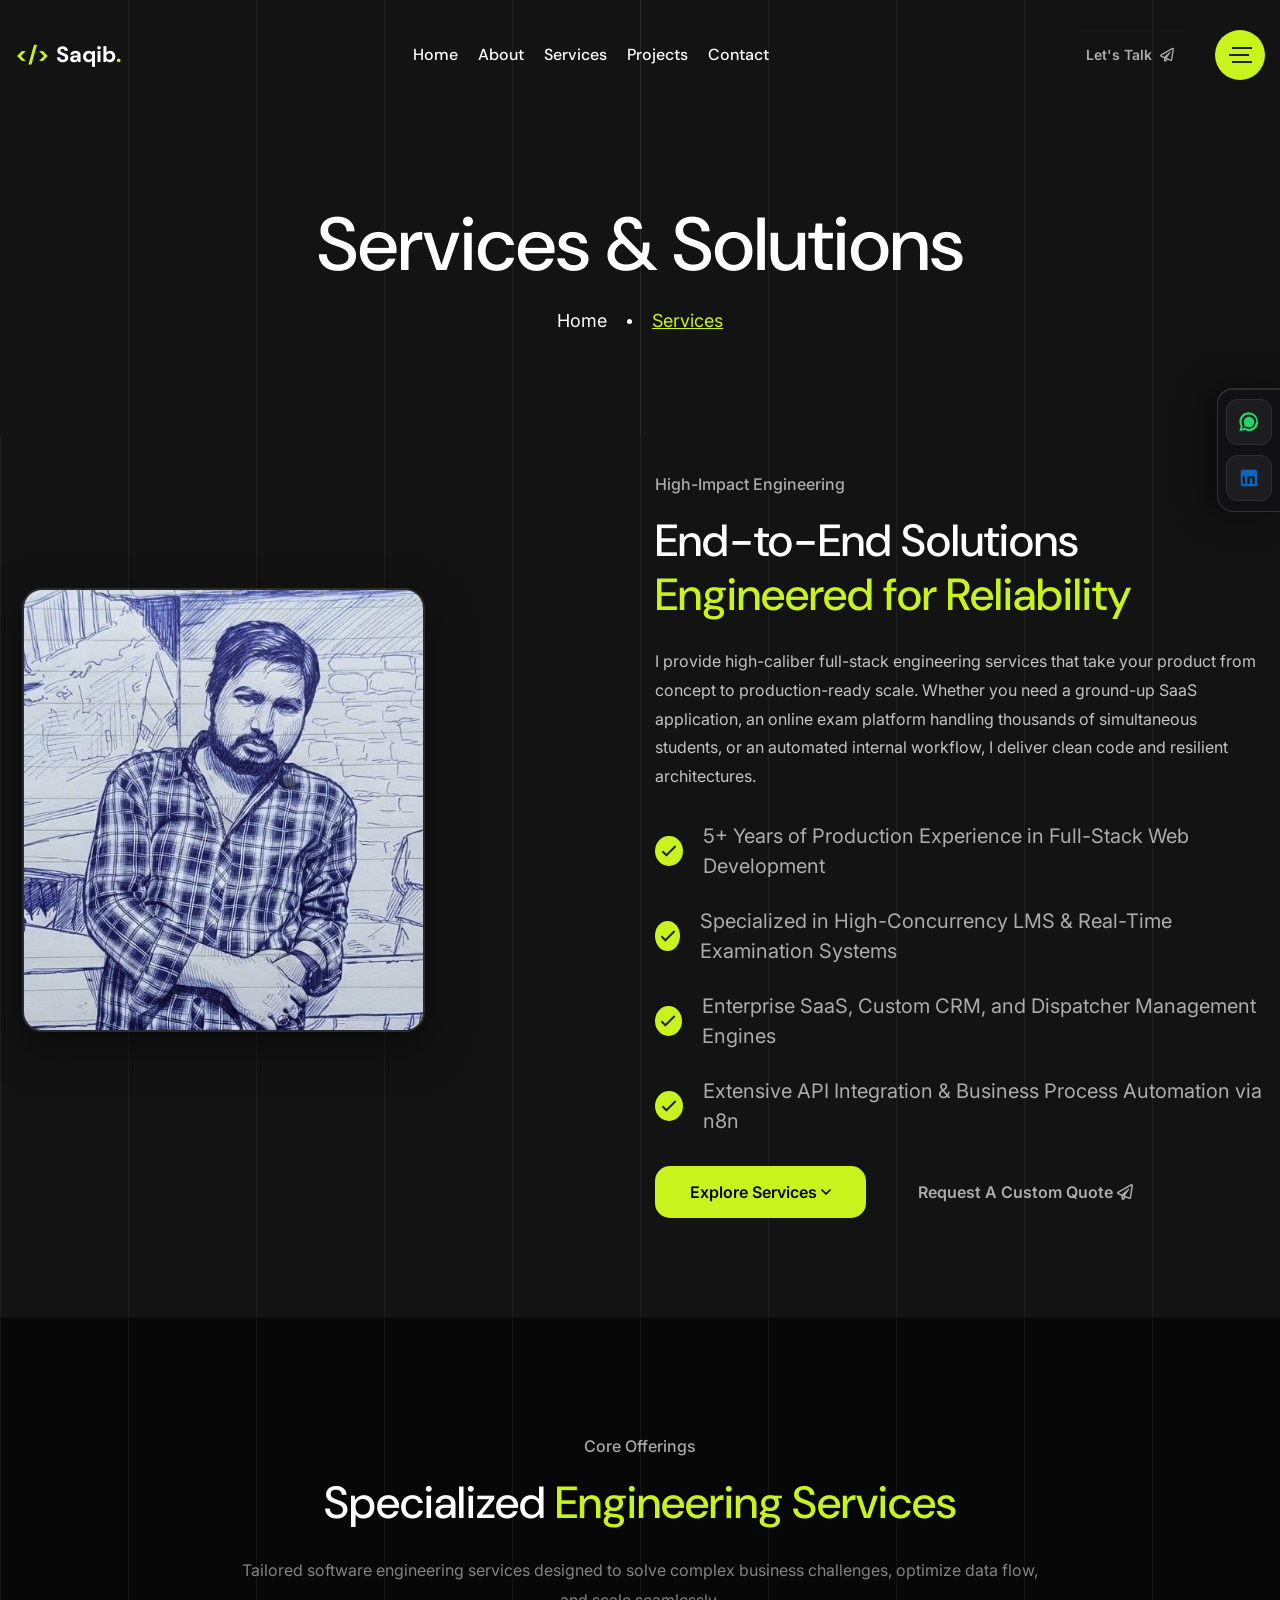
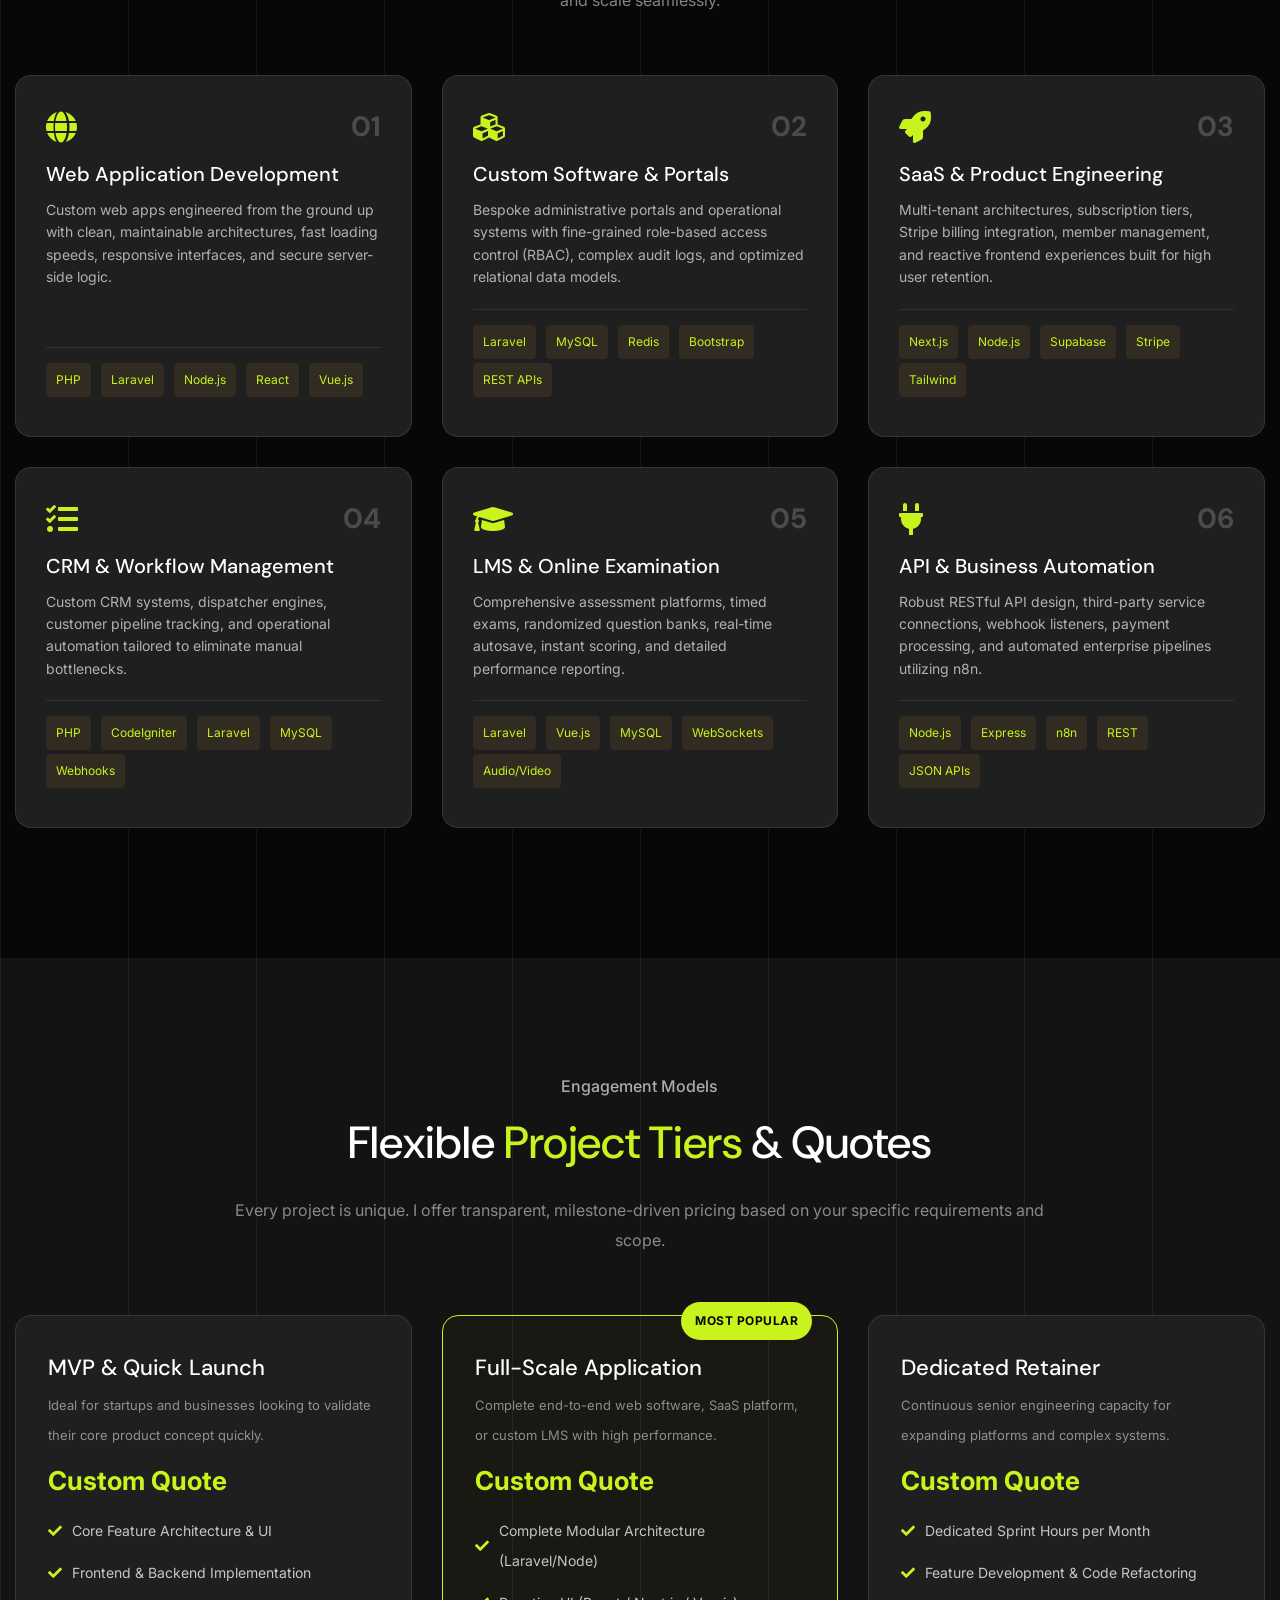
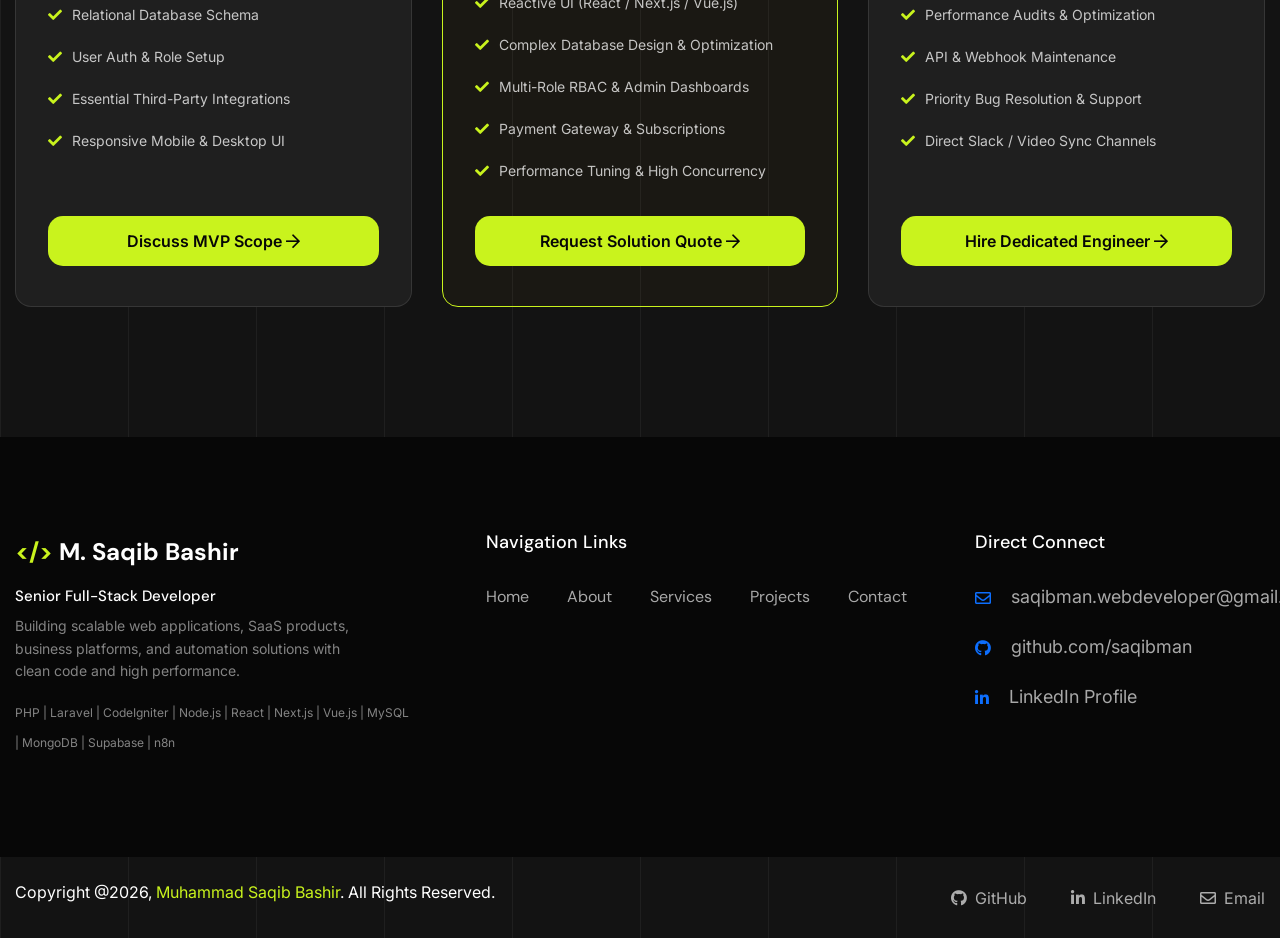
<file: services.html>
<!DOCTYPE html>
<html lang="en">

<head>
    <!-- Required meta tags -->
    <meta charset="utf-8">
    <meta name="description"
        content="Explore full-stack web development services by Muhammad Saqib Bashir: custom web apps, SaaS product engineering, LMS & examination platforms, CRM workflows, and API automation.">
    <meta http-equiv="X-UA-Compatible" content="IE=edge">
    <meta name="viewport" content="width=device-width, initial-scale=1, shrink-to-fit=no">

    <!-- Title -->
    <title>Services &amp; Solutions || Muhammad Saqib Bashir - Senior Full-Stack Developer</title>
    <!-- Favicon Icon -->
    <link rel="shortcut icon" href="assets/images/favicon.png" type="image/x-icon">

    <!-- Flaticon -->
    <link rel="stylesheet" href="assets/css/flaticon.min.css">
    <!-- Font Awesome -->
    <link rel="stylesheet" href="assets/css/fontawesome-5.14.0.min.css">
    <!-- Bootstrap -->
    <link rel="stylesheet" href="assets/css/bootstrap.min.css">
    <!-- Nice Select -->
    <link rel="stylesheet" href="assets/css/nice-select.min.css">
    <!-- Animate -->
    <link rel="stylesheet" href="assets/css/animate.min.css">
    <!-- Slick -->
    <link rel="stylesheet" href="assets/css/slick.min.css">
    <!-- Main Style -->
    <link rel="stylesheet" href="assets/css/style.css">

    <style>
        .service-card-deep {
            background: var(--lighter-color);
            border: 1px solid var(--border-color);
            border-radius: 16px;
            padding: 35px 30px;
            margin-bottom: 30px;
            transition: all 0.3s ease;
            height: calc(100% - 30px);
            display: flex;
            flex-direction: column;
            justify-content: space-between;
        }

        .service-card-deep:hover {
            border-color: var(--primary-color);
            transform: translateY(-5px);
            box-shadow: 0 15px 35px rgba(0, 0, 0, 0.35);
        }

        .service-card-deep .icon-number {
            display: flex;
            align-items: center;
            justify-content: space-between;
            margin-bottom: 20px;
        }

        .service-card-deep .icon-number .icon {
            font-size: 32px;
            color: var(--primary-color);
        }

        .service-card-deep .icon-number .num {
            font-size: 28px;
            font-weight: 700;
            color: rgba(255, 255, 255, 0.2);
            font-family: 'DM Sans', sans-serif;
        }

        .service-card-deep h4 {
            font-size: 20px;
            margin-bottom: 14px;
            color: #ffffff;
        }

        .service-card-deep p {
            font-size: 14px;
            line-height: 1.6;
            color: rgba(255, 255, 255, 0.65);
            margin-bottom: 20px;
        }

        .service-card-deep .stack-tags {
            margin-top: auto;
            border-top: 1px solid rgba(255, 255, 255, 0.08);
            padding-top: 15px;
        }

        .service-card-deep .stack-tags span {
            display: inline-block;
            font-size: 12px;
            color: var(--primary-color);
            background: rgba(245, 178, 51, 0.08);
            padding: 2px 10px;
            border-radius: 4px;
            margin-right: 6px;
            margin-bottom: 4px;
        }

        .pricing-item-custom {
            background: var(--lighter-color);
            border: 1px solid var(--border-color);
            border-radius: 16px;
            padding: 40px 32px;
            margin-bottom: 30px;
            transition: all 0.3s ease;
            height: calc(100% - 30px);
            display: flex;
            flex-direction: column;
            justify-content: space-between;
            position: relative;
        }

        .pricing-item-custom.popular {
            border-color: var(--primary-color);
            background: rgba(245, 178, 51, 0.03);
        }

        .pricing-item-custom .popular-badge {
            position: absolute;
            top: -14px;
            right: 25px;
            background: var(--primary-color);
            color: var(--black-color);
            font-size: 12px;
            font-weight: 700;
            padding: 4px 14px;
            border-radius: 20px;
            text-transform: uppercase;
            letter-spacing: 0.5px;
        }

        .pricing-item-custom h4 {
            font-size: 22px;
            color: #fff;
            margin-bottom: 10px;
        }

        .pricing-item-custom .price-tag {
            font-size: 26px;
            font-weight: 700;
            color: var(--primary-color);
            margin-bottom: 20px;
        }

        .pricing-item-custom ul {
            list-style: none;
            padding: 0;
            margin: 0 0 30px 0;
        }

        .pricing-item-custom ul li {
            font-size: 14px;
            color: rgba(255, 255, 255, 0.75);
            margin-bottom: 12px;
            display: flex;
            align-items: center;
        }

        .pricing-item-custom ul li i {
            color: var(--primary-color);
            margin-right: 10px;
            font-size: 14px;
        }
    </style>
</head>

<body class="home-one">
    <div class="page-wrapper">

        <!-- Preloader -->
        <div class="preloader"></div>

        <!-- main header -->
        <header class="main-header menu-absolute" id="header">
            <!--Header-Upper-->
            <div class="header-upper">
                <div class="container container-1620 clearfix">

                    <div class="header-inner rel d-flex align-items-center">
                        <div class="logo-outer">
                            <div class="logo">
                                <a href="index.html" class="d-flex align-items-center"
                                    style="font-size: 22px; font-weight: 700; color: #ffffff; text-decoration: none; font-family: 'DM Sans', sans-serif;">
                                    <span
                                        style="color: var(--primary-color); margin-right: 6px; font-weight: 800;">&lt;/&gt;</span>
                                    Saqib<span style="color: var(--primary-color);">.</span>
                                </a>
                            </div>
                        </div>

                        <div class="nav-outer clearfix mx-auto">
                            <!-- Main Menu -->
                            <nav class="main-menu navbar-expand-lg">
                                <div class="navbar-header">
                                    <div class="mobile-logo my-15">
                                        <a href="index.html"
                                            style="font-size: 20px; font-weight: 700; color: #ffffff; text-decoration: none;">
                                            <span
                                                style="color: var(--primary-color); font-weight: 800;">&lt;/&gt;</span>
                                            Saqib<span style="color: var(--primary-color);">.</span>
                                        </a>
                                    </div>

                                    <!-- Toggle Button -->
                                    <button type="button" class="navbar-toggle me-4" data-bs-toggle="collapse"
                                        data-bs-target=".navbar-collapse">
                                        <span class="icon-bar"></span>
                                        <span class="icon-bar"></span>
                                        <span class="icon-bar"></span>
                                    </button>
                                </div>

                                <div class="navbar-collapse collapse clearfix">
                                    <ul class="navigation clearfix">
                                        <li><a href="index.html">Home</a></li>
                                        <li><a href="about.html">About</a></li>
                                        <li class="current"><a href="services.html">Services</a></li>
                                        <li><a href="projects.html">Projects</a></li>
                                        <li><a href="contact.html">Contact</a></li>
                                    </ul>
                                </div>

                            </nav>
                            <!-- Main Menu End-->
                        </div>

                        <!-- Menu Button -->
                        <div class="menu-btns d-flex align-items-center">
                            <a href="contact.html" class="theme-btn style-two d-none d-lg-inline-block me-3 py-2 px-4"
                                style="font-size: 14px;">Let's Talk <i class="far fa-paper-plane ms-1"></i></a>

                            <!-- menu sidbar -->
                            <div class="menu-sidebar">
                                <button title="Toggle Sidebar">
                                    <img src="assets/images/shape/sidebar-tottler.svg" alt="Toggler">
                                </button>
                            </div>
                        </div>
                    </div>
                </div>
            </div>
            <!--End Header Upper-->
        </header>


        <!--Form Back Drop-->
        <div class="form-back-drop"></div>

        <!-- Hidden Sidebar -->
        <section class="hidden-bar">
            <div class="inner-box text-center">
                <div class="cross-icon"><span class="fa fa-times"></span></div>
                <div class="title">
                    <h4>Muhammad Saqib Bashir</h4>
                    <p class="text-white-50 mt-1" style="font-size: 14px;">Senior Full-Stack Developer</p>
                </div>

                <!--Quick Info-->
                <div class="sidebar-info text-start px-2 my-4">
                    <p class="text-white-50 mb-3" style="font-size: 14px; line-height: 1.6;">Specializing in scalable
                        web applications, SaaS products, LMS &amp; Online Examination systems, CRM &amp; business
                        automation platforms.</p>
                    <div class="info-item mb-2" style="font-size: 14px;">
                        <i class="far fa-envelope text-primary me-2"></i> <a
                            href="mailto:saqibman.webdeveloper@gmail.com"
                            class="text-white-50">saqibman.webdeveloper@gmail.com</a>
                    </div>
                    <div class="info-item mb-2" style="font-size: 14px;">
                        <i class="fab fa-github text-primary me-2"></i> <a href="https://github.com/saqibman"
                            target="_blank" rel="noopener noreferrer" class="text-white-50">github.com/saqibman</a>
                    </div>
                    <div class="info-item mb-2" style="font-size: 14px;">
                        <i class="fab fa-linkedin-in text-primary me-2"></i> <a
                            href="https://www.linkedin.com/in/muhammad-saqib-bashir/" target="_blank"
                            rel="noopener noreferrer" class="text-white-50">LinkedIn Profile</a>
                    </div>
                    <div class="info-item mb-2" style="font-size: 14px;">
                        <i class="fas fa-phone-alt text-primary me-2"></i> <a href="tel:+923084185338" class="text-white-50">+92 308 4185338</a>
                    </div>
                    <div class="info-item mb-2" style="font-size: 14px;">
                        <i class="fab fa-whatsapp text-primary me-2"></i> <a href="https://wa.me/923084185338"
                            target="_blank" rel="noopener noreferrer" class="text-white-50">WhatsApp: 03084185338</a>
                    </div>
                </div>

                                <!-- Direct Reach Channels (Call, WhatsApp, Mail) -->
                <div class="sidebar-direct-actions mt-4 mb-4">
                    <a href="https://wa.me/923084185338" target="_blank" rel="noopener noreferrer" class="action-link wa">
                        <i class="fab fa-whatsapp" style="font-size: 18px;"></i> WhatsApp (03084185338)
                    </a>
                    <a href="tel:+923084185338" class="action-link call">
                        <i class="fas fa-phone-alt"></i> Call: 03084185338
                    </a>
                    <a href="mailto:saqibman.webdeveloper@gmail.com" class="action-link mail">
                        <i class="far fa-envelope"></i> Email Me Directly
                    </a>
                </div>

                <!--Social Icons-->
                <div class="social-style-one mt-20">
                    <a href="https://github.com/saqibman" target="_blank" rel="noopener noreferrer"><i
                            class="fab fa-github"></i></a>
                    <a href="https://www.linkedin.com/in/muhammad-saqib-bashir/" target="_blank"
                        rel="noopener noreferrer"><i class="fab fa-linkedin-in"></i></a>
                    <a href="mailto:saqibman.webdeveloper@gmail.com"><i class="far fa-envelope"></i></a>
                </div>
            </div>
        </section>
        <!--End Hidden Sidebar -->


        <!-- Page Banner Start -->
        <section class="page-banner-area pt-200 rpt-140 pb-100 rpb-60 rel z-1 text-center">
            <div class="container">
                <div class="banner-inner text-white">
                    <h1 class="page-title wow fadeInUp delay-0-2s">Services &amp; Solutions</h1>
                    <nav aria-label="breadcrumb">
                        <ol class="breadcrumb justify-content-center wow fadeInUp delay-0-4s">
                            <li class="breadcrumb-item"><a href="index.html">Home</a></li>
                            <li class="breadcrumb-item active">Services</li>
                        </ol>
                    </nav>
                </div>
            </div>
            <div class="bg-lines">
                <span></span><span></span>
                <span></span><span></span>
                <span></span><span></span>
                <span></span><span></span>
                <span></span><span></span>
            </div>
        </section>
        <!-- Page Banner End -->


        <!-- What I Do Overview start -->
        <section class="what-i-do-area pt-40 pb-100 rpb-70 rel z-1">
            <div class="container">
                <div class="row align-items-center justify-content-between">
                    <div class="col-lg-5">
                        <div class="what-i-do-images rmb-55 wow fadeInUp delay-0-2s text-center">
                            <div class="image-box position-relative"
                                style="display: inline-block; border-radius: 20px; overflow: hidden; border: 2px solid var(--border-color); box-shadow: 0 15px 40px rgba(0,0,0,0.5);">
                                <img src="assets/images/about/user-sketch.jpg" alt="Muhammad Saqib Bashir"
                                    style="max-height: 440px; width: auto; object-fit: cover;">
                            </div>
                        </div>
                    </div>
                    <div class="col-xl-6 col-lg-7">
                        <div class="what-i-do-content wow fadeInUp delay-0-4s">
                            <div class="section-title mb-30">
                                <span class="sub-title mb-15">High-Impact Engineering</span>
                                <h2>End-to-End Solutions <span>Engineered for Reliability</span></h2>
                                <p class="mt-20"
                                    style="font-size: 16px; line-height: 1.8; color: rgba(255, 255, 255, 0.75);">
                                    I provide high-caliber full-stack engineering services that take your product from
                                    concept to production-ready scale. Whether you need a ground-up SaaS application, an
                                    online exam platform handling thousands of simultaneous students, or an automated
                                    internal workflow, I deliver clean code and resilient architectures.
                                </p>
                            </div>
                            <ul class="list-style-two pb-30">
                                <li>5+ Years of Production Experience in Full-Stack Web Development</li>
                                <li>Specialized in High-Concurrency LMS &amp; Real-Time Examination Systems</li>
                                <li>Enterprise SaaS, Custom CRM, and Dispatcher Management Engines</li>
                                <li>Extensive API Integration &amp; Business Process Automation via n8n</li>
                            </ul>
                            <div class="d-flex flex-wrap gap-3">
                                <a href="#all-services" class="theme-btn">Explore Services <i
                                        class="far fa-angle-down ms-1"></i></a>
                                <a href="contact.html" class="theme-btn style-two">Request a Custom Quote <i
                                        class="far fa-paper-plane ms-1"></i></a>
                            </div>
                        </div>
                    </div>
                </div>
            </div>
            <div class="bg-lines">
                <span></span><span></span>
                <span></span><span></span>
                <span></span><span></span>
                <span></span><span></span>
                <span></span><span></span>
            </div>
        </section>
        <!-- What I Do Overview end -->


        <!-- Services Grid Area start -->
        <section id="all-services" class="services-area bgc-black pt-120 rpt-90 pb-100 rpb-70 rel z-1">
            <div class="container">
                <div class="row justify-content-center">
                    <div class="col-xl-8 col-lg-10">
                        <div class="section-title text-center mb-60 wow fadeInUp delay-0-2s">
                            <span class="sub-title mb-15">Core Offerings</span>
                            <h2>Specialized <span>Engineering Services</span></h2>
                            <p class="text-white-50 mt-15">Tailored software engineering services designed to solve
                                complex business challenges, optimize data flow, and scale seamlessly.</p>
                        </div>
                    </div>
                </div>
                <div class="row">
                    <!-- Service 1 -->
                    <div class="col-lg-4 col-md-6">
                        <div class="service-card-deep wow fadeInUp delay-0-2s">
                            <div>
                                <div class="icon-number">
                                    <div class="icon"><i class="fas fa-globe"></i></div>
                                    <div class="num">01</div>
                                </div>
                                <h4>Web Application Development</h4>
                                <p>Custom web apps engineered from the ground up with clean, maintainable architectures,
                                    fast loading speeds, responsive interfaces, and secure server-side logic.</p>
                            </div>
                            <div class="stack-tags">
                                <span>PHP</span>
                                <span>Laravel</span>
                                <span>Node.js</span>
                                <span>React</span>
                                <span>Vue.js</span>
                            </div>
                        </div>
                    </div>
                    <!-- Service 2 -->
                    <div class="col-lg-4 col-md-6">
                        <div class="service-card-deep wow fadeInUp delay-0-3s">
                            <div>
                                <div class="icon-number">
                                    <div class="icon"><i class="fas fa-cubes"></i></div>
                                    <div class="num">02</div>
                                </div>
                                <h4>Custom Software &amp; Portals</h4>
                                <p>Bespoke administrative portals and operational systems with fine-grained role-based
                                    access control (RBAC), complex audit logs, and optimized relational data models.</p>
                            </div>
                            <div class="stack-tags">
                                <span>Laravel</span>
                                <span>MySQL</span>
                                <span>Redis</span>
                                <span>Bootstrap</span>
                                <span>REST APIs</span>
                            </div>
                        </div>
                    </div>
                    <!-- Service 3 -->
                    <div class="col-lg-4 col-md-6">
                        <div class="service-card-deep wow fadeInUp delay-0-4s">
                            <div>
                                <div class="icon-number">
                                    <div class="icon"><i class="fas fa-rocket"></i></div>
                                    <div class="num">03</div>
                                </div>
                                <h4>SaaS &amp; Product Engineering</h4>
                                <p>Multi-tenant architectures, subscription tiers, Stripe billing integration, member
                                    management, and reactive frontend experiences built for high user retention.</p>
                            </div>
                            <div class="stack-tags">
                                <span>Next.js</span>
                                <span>Node.js</span>
                                <span>Supabase</span>
                                <span>Stripe</span>
                                <span>Tailwind</span>
                            </div>
                        </div>
                    </div>
                    <!-- Service 4 -->
                    <div class="col-lg-4 col-md-6">
                        <div class="service-card-deep wow fadeInUp delay-0-2s">
                            <div>
                                <div class="icon-number">
                                    <div class="icon"><i class="fas fa-tasks"></i></div>
                                    <div class="num">04</div>
                                </div>
                                <h4>CRM &amp; Workflow Management</h4>
                                <p>Custom CRM systems, dispatcher engines, customer pipeline tracking, and operational
                                    automation tailored to eliminate manual bottlenecks.</p>
                            </div>
                            <div class="stack-tags">
                                <span>PHP</span>
                                <span>CodeIgniter</span>
                                <span>Laravel</span>
                                <span>MySQL</span>
                                <span>Webhooks</span>
                            </div>
                        </div>
                    </div>
                    <!-- Service 5 -->
                    <div class="col-lg-4 col-md-6">
                        <div class="service-card-deep wow fadeInUp delay-0-3s">
                            <div>
                                <div class="icon-number">
                                    <div class="icon"><i class="fas fa-graduation-cap"></i></div>
                                    <div class="num">05</div>
                                </div>
                                <h4>LMS &amp; Online Examination</h4>
                                <p>Comprehensive assessment platforms, timed exams, randomized question banks, real-time
                                    autosave, instant scoring, and detailed performance reporting.</p>
                            </div>
                            <div class="stack-tags">
                                <span>Laravel</span>
                                <span>Vue.js</span>
                                <span>MySQL</span>
                                <span>WebSockets</span>
                                <span>Audio/Video</span>
                            </div>
                        </div>
                    </div>
                    <!-- Service 6 -->
                    <div class="col-lg-4 col-md-6">
                        <div class="service-card-deep wow fadeInUp delay-0-4s">
                            <div>
                                <div class="icon-number">
                                    <div class="icon"><i class="fas fa-plug"></i></div>
                                    <div class="num">06</div>
                                </div>
                                <h4>API &amp; Business Automation</h4>
                                <p>Robust RESTful API design, third-party service connections, webhook listeners,
                                    payment processing, and automated enterprise pipelines utilizing n8n.</p>
                            </div>
                            <div class="stack-tags">
                                <span>Node.js</span>
                                <span>Express</span>
                                <span>n8n</span>
                                <span>REST</span>
                                <span>JSON APIs</span>
                            </div>
                        </div>
                    </div>
                </div>
            </div>
            <div class="bg-lines">
                <span></span><span></span>
                <span></span><span></span>
                <span></span><span></span>
                <span></span><span></span>
                <span></span><span></span>
            </div>
        </section>
        <!-- Services Grid Area end -->


        <!-- Pricing / Engagement Area start -->
        <section id="pricing" class="pricing-area pt-120 rpt-90 pb-100 rpb-70 rel z-1">
            <div class="container">
                <div class="row justify-content-center">
                    <div class="col-xl-8 col-lg-10">
                        <div class="section-title text-center mb-60 wow fadeInUp delay-0-2s">
                            <span class="sub-title mb-15">Engagement Models</span>
                            <h2>Flexible <span>Project Tiers</span> &amp; Quotes</h2>
                            <p class="text-white-50 mt-15">Every project is unique. I offer transparent,
                                milestone-driven pricing based on your specific requirements and scope.</p>
                        </div>
                    </div>
                </div>
                <div class="row justify-content-center">
                    <!-- Tier 1 -->
                    <div class="col-lg-4 col-md-6">
                        <div class="pricing-item-custom wow fadeInUp delay-0-2s">
                            <div>
                                <h4>MVP &amp; Quick Launch</h4>
                                <p class="text-white-50" style="font-size: 13px;">Ideal for startups and businesses
                                    looking to validate their core product concept quickly.</p>
                                <div class="price-tag">Custom Quote</div>
                                <ul>
                                    <li><i class="fas fa-check"></i> Core Feature Architecture &amp; UI</li>
                                    <li><i class="fas fa-check"></i> Frontend &amp; Backend Implementation</li>
                                    <li><i class="fas fa-check"></i> Relational Database Schema</li>
                                    <li><i class="fas fa-check"></i> User Auth &amp; Role Setup</li>
                                    <li><i class="fas fa-check"></i> Essential Third-Party Integrations</li>
                                    <li><i class="fas fa-check"></i> Responsive Mobile &amp; Desktop UI</li>
                                </ul>
                            </div>
                            <a href="contact.html" class="theme-btn w-100 text-center">Discuss MVP Scope <i
                                    class="far fa-arrow-right ms-1"></i></a>
                        </div>
                    </div>
                    <!-- Tier 2 (Popular) -->
                    <div class="col-lg-4 col-md-6">
                        <div class="pricing-item-custom popular wow fadeInUp delay-0-3s">
                            <span class="popular-badge">Most Popular</span>
                            <div>
                                <h4>Full-Scale Application</h4>
                                <p class="text-white-50" style="font-size: 13px;">Complete end-to-end web software, SaaS
                                    platform, or custom LMS with high performance.</p>
                                <div class="price-tag">Custom Quote</div>
                                <ul>
                                    <li><i class="fas fa-check"></i> Complete Modular Architecture (Laravel/Node)</li>
                                    <li><i class="fas fa-check"></i> Reactive UI (React / Next.js / Vue.js)</li>
                                    <li><i class="fas fa-check"></i> Complex Database Design &amp; Optimization</li>
                                    <li><i class="fas fa-check"></i> Multi-Role RBAC &amp; Admin Dashboards</li>
                                    <li><i class="fas fa-check"></i> Payment Gateway &amp; Subscriptions</li>
                                    <li><i class="fas fa-check"></i> Performance Tuning &amp; High Concurrency</li>
                                </ul>
                            </div>
                            <a href="contact.html" class="theme-btn w-100 text-center">Request Solution Quote <i
                                    class="far fa-arrow-right ms-1"></i></a>
                        </div>
                    </div>
                    <!-- Tier 3 -->
                    <div class="col-lg-4 col-md-6">
                        <div class="pricing-item-custom wow fadeInUp delay-0-4s">
                            <div>
                                <h4>Dedicated Retainer</h4>
                                <p class="text-white-50" style="font-size: 13px;">Continuous senior engineering capacity
                                    for expanding platforms and complex systems.</p>
                                <div class="price-tag">Custom Quote</div>
                                <ul>
                                    <li><i class="fas fa-check"></i> Dedicated Sprint Hours per Month</li>
                                    <li><i class="fas fa-check"></i> Feature Development &amp; Code Refactoring</li>
                                    <li><i class="fas fa-check"></i> Performance Audits &amp; Optimization</li>
                                    <li><i class="fas fa-check"></i> API &amp; Webhook Maintenance</li>
                                    <li><i class="fas fa-check"></i> Priority Bug Resolution &amp; Support</li>
                                    <li><i class="fas fa-check"></i> Direct Slack / Video Sync Channels</li>
                                </ul>
                            </div>
                            <a href="contact.html" class="theme-btn w-100 text-center">Hire Dedicated Engineer <i
                                    class="far fa-arrow-right ms-1"></i></a>
                        </div>
                    </div>
                </div>
            </div>
            <div class="bg-lines">
                <span></span><span></span>
                <span></span><span></span>
                <span></span><span></span>
                <span></span><span></span>
                <span></span><span></span>
            </div>
        </section>
        <!-- Pricing / Engagement Area end -->


        <!-- footer area start -->
        <footer class="main-footer rel z-1">
            <div class="footer-top-wrap bgc-black pt-100 pb-75">
                <div class="container">
                    <div class="row">
                        <div class="col-lg-4 col-md-12">
                            <div class="footer-widget widget_about wow fadeInUp delay-0-2s mb-4">
                                <div class="footer-logo mb-20">
                                    <a href="index.html" class="d-flex align-items-center"
                                        style="font-size: 24px; font-weight: 700; color: #ffffff; text-decoration: none; font-family: 'DM Sans', sans-serif;">
                                        <span
                                            style="color: var(--primary-color); margin-right: 6px; font-weight: 800;">&lt;/&gt;</span>
                                        M. Saqib Bashir
                                    </a>
                                </div>
                                <h6 class="text-white mb-10" style="font-size: 15px;">Senior Full-Stack Developer</h6>
                                <p class="text-white-50" style="font-size: 14px; line-height: 1.6; max-width: 340px;">
                                    Building scalable web applications, SaaS products, business platforms, and
                                    automation solutions with clean code and high performance.</p>
                                <div class="tech-stack-line mt-15 text-white-50" style="font-size: 12px;">
                                    PHP | Laravel | CodeIgniter | Node.js | React | Next.js | Vue.js | MySQL | MongoDB |
                                    Supabase | n8n
                                </div>
                            </div>
                        </div>
                        <div class="col-lg-5 col-md-7">
                            <div class="footer-widget widget_nav_menu wow fadeInUp delay-0-4s mb-4">
                                <h6 class="footer-title">Navigation Links</h6>
                                <ul class="footer-links-inline d-flex flex-wrap" style="list-style: none; padding: 0;">
                                    <li class="me-3 mb-2"><a href="index.html">Home</a></li>
                                    <li class="me-3 mb-2"><a href="about.html">About</a></li>
                                    <li class="me-3 mb-2"><a href="services.html">Services</a></li>
                                    <li class="me-3 mb-2"><a href="projects.html">Projects</a></li>
                                    <li class="me-3 mb-2"><a href="contact.html">Contact</a></li>
                                </ul>
                            </div>
                        </div>
                        <div class="col-lg-3 col-md-5">
                            <div class="footer-widget widget_contact_info wow fadeInUp delay-0-6s mb-4">
                                <h6 class="footer-title">Direct Connect</h6>
                                <ul>
                                    <li><i class="far fa-envelope text-primary"></i> <a
                                            href="mailto:saqibman.webdeveloper@gmail.com">saqibman.webdeveloper@gmail.com</a>
                                    </li>
                                    <li><i class="fab fa-github text-primary"></i> <a href="https://github.com/saqibman"
                                            target="_blank" rel="noopener noreferrer">github.com/saqibman</a></li>
                                    <li><i class="fab fa-linkedin-in text-primary"></i> <a
                                            href="https://www.linkedin.com/in/muhammad-saqib-bashir/" target="_blank"
                                            rel="noopener noreferrer">LinkedIn Profile</a></li>
                                </ul>
                            </div>
                        </div>
                    </div>
                </div>
            </div>
            <div class="footer-bottom pt-20 pb-15 rpt-25">
                <div class="container">
                    <div class="row align-items-center">
                        <div class="col-lg-6">
                            <div class="copyright-text">
                                <p>Copyright @2026, <a href="index.html">Muhammad Saqib Bashir</a>. All Rights Reserved.
                                </p>
                            </div>
                        </div>
                        <div class="col-lg-6 text-lg-end">
                            <ul class="footer-bottom-nav">
                                <li><a href="https://github.com/saqibman" target="_blank" rel="noopener noreferrer"><i
                                            class="fab fa-github me-1"></i> GitHub</a></li>
                                <li><a href="https://www.linkedin.com/in/muhammad-saqib-bashir/" target="_blank"
                                        rel="noopener noreferrer"><i class="fab fa-linkedin-in me-1"></i> LinkedIn</a>
                                </li>
                                <li><a href="mailto:saqibman.webdeveloper@gmail.com"><i
                                            class="far fa-envelope me-1"></i> Email</a></li>
                            </ul>
                        </div>
                    </div>
                    <!-- Scroll Top Button -->
                    <button class="scroll-top scroll-to-target" data-target="html"><span
                            class="fas fa-angle-double-up"></span></button>
                </div>
                <div class="bg-lines">
                    <span></span><span></span>
                    <span></span><span></span>
                    <span></span><span></span>
                    <span></span><span></span>
                    <span></span><span></span>
                </div>
            </div>
        </footer>
        <!-- footer area end -->

    </div>
    <!--End pagewrapper-->


    <!-- Jquery -->
    <script src="assets/js/jquery-3.6.0.min.js"></script>
    <!-- Bootstrap -->
    <script src="assets/js/bootstrap.min.js"></script>
    <!-- Appear Js -->
    <script src="assets/js/appear.min.js"></script>
    <!-- Slick -->
    <script src="assets/js/slick.min.js"></script>
    <!-- Nice Select -->
    <script src="assets/js/jquery.nice-select.min.js"></script>
    <!-- Image Loader -->
    <script src="assets/js/imagesloaded.pkgd.min.js"></script>
    <!-- Isotope -->
    <script src="assets/js/isotope.pkgd.min.js"></script>
    <!--  WOW Animation -->
    <script src="assets/js/wow.min.js"></script>
    <!-- Custom script -->
    <script src="assets/js/script.js"></script>


    <!-- Floating Social Media Edge Dock (WhatsApp & LinkedIn) -->
    <aside class="floating-social-edge" aria-label="Social Media Quick Links">
        <a href="https://wa.me/923084185338" target="_blank" rel="noopener noreferrer" class="edge-btn whatsapp"
            title="Chat on WhatsApp (03084185338)" aria-label="WhatsApp">
            <svg class="edge-icon-svg" width="22" height="22" viewBox="0 0 24 24" fill="currentColor">
                <path
                    d="M12.031 6.172c-3.181 0-5.767 2.586-5.768 5.766-.001 1.298.38 2.27 1.019 3.287l-.582 2.128 2.182-.573c.976.58 1.96.924 3.149.924 3.182 0 5.767-2.587 5.767-5.766.001-3.187-2.575-5.766-5.767-5.766zm10.007 5.766c.002 5.545-4.511 10.055-10.057 10.055-1.748 0-3.415-.45-4.89-1.282l-5.698 1.497 1.523-5.568c-.908-1.527-1.388-3.287-1.387-5.093.003-5.545 4.516-10.056 10.061-10.056 5.546 0 10.056 4.51 10.056 10.056l-.608-.609zm-2.008 0c0-4.437-3.61-8.048-8.049-8.048-4.438 0-8.05 3.61-8.052 8.048 0 1.52.424 2.99 1.229 4.269l-.794 2.902 2.97-.779c1.233.742 2.651 1.134 4.095 1.134 4.438 0 8.051-3.611 8.051-8.05l-.45-.476zm-5.26 3.655c-.22-.11-1.303-.643-1.505-.716-.202-.074-.349-.11-.496.11-.147.22-.57.716-.699.863-.129.147-.257.165-.477.055-.22-.11-.93-.343-1.771-1.093-.655-.584-1.097-1.306-1.226-1.526-.129-.22-.014-.339.096-.449.099-.098.22-.257.33-.385.11-.129.147-.22.22-.367.073-.147.037-.275-.018-.385-.055-.11-.496-1.196-.68-1.638-.179-.43-.36-.372-.496-.379-.128-.007-.275-.008-.422-.008s-.385.055-.587.275c-.202.22-.771.753-.771 1.836 0 1.083.789 2.129.899 2.276.11.147 1.552 2.37 3.76 3.323.525.227.935.362 1.255.464.528.168 1.008.144 1.388.088.423-.063 1.303-.532 1.486-1.046.184-.514.184-.955.129-1.046-.055-.091-.202-.147-.422-.257z" />
            </svg>
            <span class="edge-tooltip">WhatsApp: 03084185338</span>
        </a>
        <a href="https://www.linkedin.com/in/muhammad-saqib-bashir/" target="_blank" rel="noopener noreferrer"
            class="edge-btn linkedin" title="Connect on LinkedIn" aria-label="LinkedIn">
            <svg class="edge-icon-svg" width="22" height="22" viewBox="0 0 24 24" fill="currentColor">
                <path
                    d="M19 3a2 2 0 0 1 2 2v14a2 2 0 0 1-2 2H5a2 2 0 0 1-2-2V5a2 2 0 0 1 2-2h14m-.5 15.5v-5.3a3.26 3.26 0 0 0-3.26-3.26c-.85 0-1.84.52-2.28 1.3v-1.11h-2.79v8.37h2.79v-4.93c0-.77.62-1.4 1.39-1.4a1.4 1.4 0 0 1 1.4 1.4v4.93h2.75M6.46 8.76c-.97 0-1.75-.79-1.75-1.76s.78-1.76 1.75-1.76c.97 0 1.76.79 1.76 1.76s-.79 1.76-1.76 1.76M5.08 18.5h2.77v-8.37H5.08v8.37Z" />
            </svg>
            <span class="edge-tooltip">Connect on LinkedIn</span>
        </a>
    </aside>

</body>

</html>
</file>
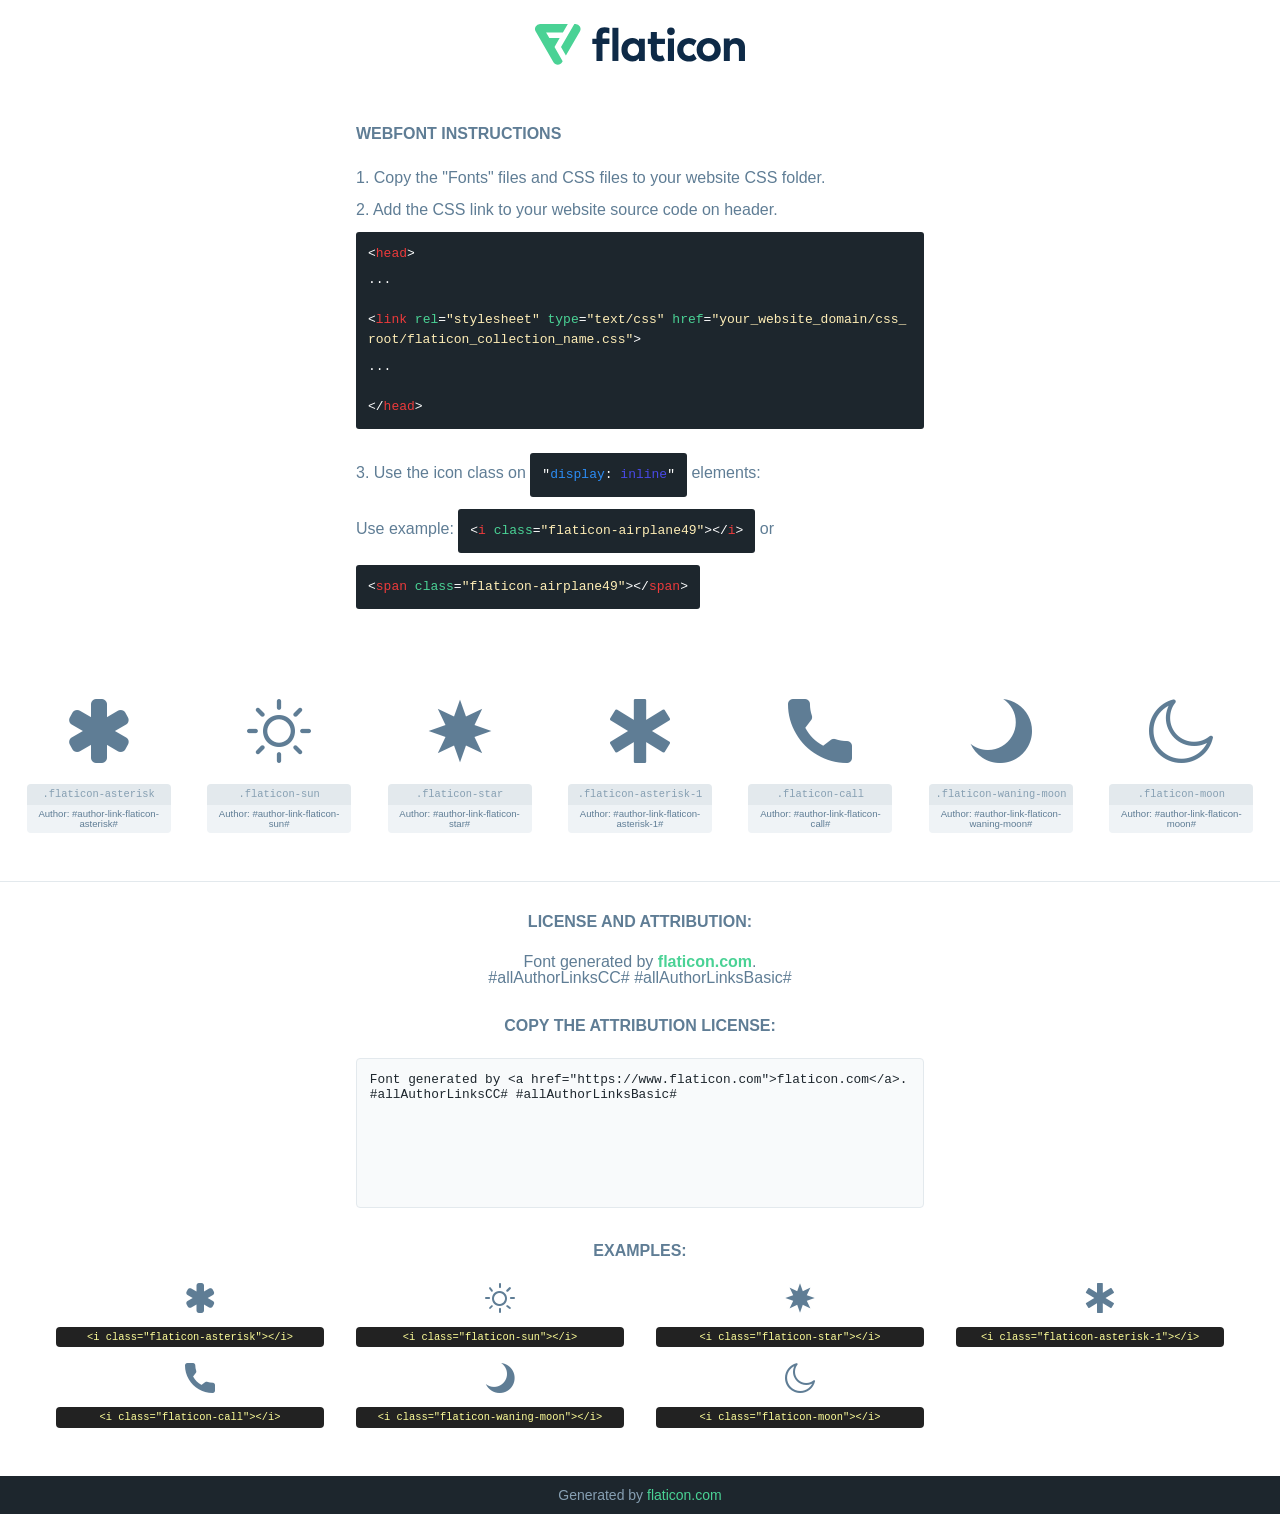
<file: assets/fonts/flaticon_noxfolio.html>
<!DOCTYPE html>
<html lang="en">
<head>
    <title>Flaticon Webfont</title>
    <link rel="stylesheet" type="text/css" href="flaticon_noxfolio.css"/>
    <meta charset="UTF-8">
    <style>
        html, body, div, span, applet, object, iframe,
        h1, h2, h3, h4, h5, h6, p, blockquote, pre,
        a, abbr, acronym, address, big, cite, code,
        del, dfn, em, img, ins, kbd, q, s, samp,
        small, strike, strong, sub, sup, tt, var,
        b, u, i, center,
        dl, dt, dd, ol, ul, li,
        fieldset, form, label, legend,
        table, caption, tbody, tfoot, thead, tr, th, td,
        article, aside, canvas, details, embed,
        figure, figcaption, footer, header, hgroup,
        menu, nav, output, ruby, section, summary,
        time, mark, audio, video {
            margin: 0;
            padding: 0;
            border: 0;
            font-size: 100%;
            font: inherit;
            vertical-align: baseline;
        }

        /* HTML5 display-role reset for older browsers */
        article, aside, details, figcaption, figure,
        footer, header, hgroup, menu, nav, section {
            display: block;
        }

        body {
            line-height: 1;
        }

        ol, ul {
            list-style: none;
        }

        blockquote, q {
            quotes: none;
        }

        blockquote:before, blockquote:after,
        q:before, q:after {
            content: '';
            content: none;
        }

        table {
            border-collapse: collapse;
            border-spacing: 0;
        }

        body {
            font-family: Helvetica, Arial, sans-serif;
            font-size: 16px;
            color: #5f7d95;
        }

        a {
            color: #4AD295;
            font-weight: bold;
            text-decoration: none;
        }

        * {
            -moz-box-sizing: border-box;
            -webkit-box-sizing: border-box;
            box-sizing: border-box;
            margin: 0;
            padding: 0;
        }

        [class^="flaticon-"]:before, [class*=" flaticon-"]:before, [class^="flaticon-"]:after, [class*=" flaticon-"]:after {
            font-family: Flaticon;
            font-size: 30px;
            font-style: normal;
            margin-left: 20px;
            color: #333;
        }

        .wrapper {
            max-width: 600px;
            margin: auto;
            padding: 0 1em;
        }

        .title {
            margin-bottom: 24px;
            text-transform: uppercase;
            font-weight: bold;
        }

        header {
            text-align: center;
            padding: 24px;
        }

        header .logo {
            width: 210px;
            height: auto;
            border: none;
            display: inline-block;
        }

        header strong {
            font-size: 28px;
            font-weight: 500;
            vertical-align: middle;
        }

        .demo {
            margin: 2em auto;
            line-height: 1.25em;
        }

        .demo ul li {
            margin-bottom: 12px;
        }

        .demo ul li code {
            background-color: #1D262D;
            border-radius: 3px;
            padding: 12px;
            display: inline-block;
            color: #fff;
            font-family: Consolas, Monaco, Lucida Console, Liberation Mono, DejaVu Sans Mono, Bitstream Vera Sans Mono, Courier New, monospace;
            font-weight: lighter;
            margin-top: 12px;
            font-size: 13px;
            word-break: break-all;
        }

        .demo ul li code .red {
            color: #EC3A3B;
        }

        .demo ul li code .green {
            color: #4AD295;
        }

        .demo ul li code .yellow {
            color: #FFEEB6;
        }

        .demo ul li code .blue {
            color: #2C8CF4;
        }

        .demo ul li code .purple {
            color: #4949E7;
        }

        .demo ul li code .dots {
            margin-top: 0.5em;
            display: block;
        }

        #glyphs {
            border-bottom: 1px solid #E3E9ED;
            padding: 2em 0;
            text-align: center;
        }

        .glyph {
            display: inline-block;
            width: 9em;
            margin: 1em;
            text-align: center;
            vertical-align: top;
            background: #FFF;
        }

        .glyph .flaticon {
            padding: 10px;
            display: block;
            font-family: "Flaticon";
            font-size: 64px;
            line-height: 1;
        }

        .glyph .flaticon:before {
            font-size: 64px;
            color: #5f7d95;
            margin-left: 0;
        }

        .class-name {
            font-size: 0.65em;
            background-color: #E3E9ED;
            color: #869FB2;
            border-radius: 4px 4px 0 0;
            padding: 0.5em;
            font-family: Consolas, Monaco, Lucida Console, Liberation Mono, DejaVu Sans Mono, Bitstream Vera Sans Mono, Courier New, monospace;
        }

        .author-name {
            font-size: 0.6em;
            background-color: #EFF3F6;
            border-top: 0;
            border-radius: 0 0 4px 4px;
            padding: 0.5em;
        }

        .author-name a {
            color: #1D262D;
        }

        .class-name:last-child {
            font-size: 10px;
            color: #888;
        }

        .class-name:last-child a {
            font-size: 10px;
            color: #555;
        }

        .glyph > input {
            display: block;
            width: 100px;
            margin: 5px auto;
            text-align: center;
            font-size: 12px;
            cursor: text;
        }

        .glyph > input.icon-input {
            font-family: "Flaticon";
            font-size: 16px;
            margin-bottom: 10px;
        }

        .attribution .title {
            margin-top: 2em;
        }

        .attribution textarea {
            background-color: #F8FAFB;
            color: #1D262D;
            padding: 1em;
            border: none;
            box-shadow: none;
            border: 1px solid #E3E9ED;
            border-radius: 4px;
            resize: none;
            width: 100%;
            height: 150px;
            font-size: 0.8em;
            font-family: Consolas, Monaco, Lucida Console, Liberation Mono, DejaVu Sans Mono, Bitstream Vera Sans Mono, Courier New, monospace;
            -webkit-appearance: none;
        }

        .attribution textarea:hover {
            border-color: #CFD9E0;
        }

        .attribution textarea:focus {
            border-color: #4AD295;
        }

        .iconsuse {
            margin: 2em auto;
            text-align: center;
            max-width: 1200px;
        }

        .iconsuse:after {
            content: '';
            display: table;
            clear: both;
        }

        .iconsuse .image {
            float: left;
            width: 25%;
            padding: 0 1em;
        }

        .iconsuse .image p {
            margin-bottom: 1em;
        }

        .iconsuse .image span {
            display: block;
            font-size: 0.65em;
            background-color: #222;
            color: #fff;
            border-radius: 4px;
            padding: 0.5em;
            color: #FFFF99;
            margin-top: 1em;
            font-family: Consolas, Monaco, Lucida Console, Liberation Mono, DejaVu Sans Mono, Bitstream Vera Sans Mono, Courier New, monospace;
        }

        .flaticon:before {
            color: #5f7d95;
        }

        #footer {
            text-align: center;
            background-color: #1D262D;
            color: #869FB2;
            padding: 12px;
            font-size: 14px;
        }

        #footer a {
            font-weight: normal;
        }

        @media (max-width: 960px) {
            .iconsuse .image {
                width: 50%;
            }
        }

        .preview {
            width: 100px;
            display: inline-block;
            margin: 10px;
        }

        .preview .inner {
            display: inline-block;
            width: 100%;
            text-align: center;
            background: #f5f5f5;
            -webkit-border-radius: 3px 3px 0 0;
            -moz-border-radius: 3px 3px 0 0;
            border-radius: 3px 3px 0 0;
        }

        .preview .inner  {
            line-height: 85px;
            font-size: 40px;
            color: #333;
        }

        .label {
            display: inline-block;
            width: 100%;
            box-sizing: border-box;
            padding: 5px;
            font-size: 10px;
            font-family: Monaco, monospace;
            color: #666;
            white-space: nowrap;
            overflow: hidden;
            text-overflow: ellipsis;
            background: #ddd;
            -webkit-border-radius: 0 0 3px 3px;
            -moz-border-radius: 0 0 3px 3px;
            border-radius: 0 0 3px 3px;
            color: #666;
        }
    </style>
</head>
<body>
    <header>
        <a href="https://www.flaticon.com/" target="_blank" class="logo">
            <svg xmlns="http://www.w3.org/2000/svg" viewBox="0 0 394.3 76.5">
                <path d="M156.6,69.4H145.3V7.1h11.3Z" style="fill:#0e2a47"/>
                <path d="M206.2,69.4h-11V64.8a15.4,15.4,0,0,1-12.6,5.7c-11.6,0-20.3-9.5-20.3-22.1s8.8-22.1,20.3-22.1a15.4,15.4,0,0,1,12.6,5.8V27.5h11Zm-32.4-21c0,6.4,4.2,11.6,10.8,11.6s10.8-4.9,10.8-11.6-4.4-11.6-10.8-11.6S173.9,42,173.9,48.4Z"
                      style="fill:#0e2a47"/>
                <path d="M262.5,13.7a7.2,7.2,0,0,1-14.4,0,7.2,7.2,0,1,1,14.4,0ZM261,69.4H249.6v-42H261Z"
                      style="fill:#0e2a47"/>
                <path id="_Trazado_" data-name="&lt;Trazado&gt;"
                      d="M139.6,17.8a16.6,16.6,0,0,0-8-1.4c-3.2.4-4.9,2-4.9,5.9v5.1h13V37.5h-13v32H115.4v-32h-7.8v-10h7.8V22.2c0-9.9,5.2-16.3,15-16.3a23.4,23.4,0,0,1,9.3,1.8Z"
                      style="fill:#0e2a47"/>
                <path d="M235.1,60c-3.5,0-6.3-1.9-6.3-7.1V37.5H244v-10H228.8V15H217.5V27.5h-5.7v10h5.7V53.7c0,10.9,5.3,16.8,15.7,16.8A22.9,22.9,0,0,0,244,68l-4.3-9.1A12.3,12.3,0,0,1,235.1,60Z"
                      style="fill:#0e2a47"/>
                <path d="M348.9,48.4c0,12.6-9.7,22.1-22.7,22.1s-22.7-9.4-22.7-22.1,9.6-22.1,22.7-22.1S348.9,35.8,348.9,48.4Zm-33.9,0c0,6.8,4.8,11.6,11.1,11.6s11.2-4.8,11.2-11.6-4.8-11.6-11.2-11.6S315.1,41.6,315.1,48.4Z"
                      style="fill:#0e2a47"/>
                <path d="M394.3,42.7V69.4H382.9V46.3c0-6.1-3-9.4-8.2-9.4s-8.9,3.2-8.9,9.5v23H354.6v-42h11v4.9c3-4.5,7.6-6.1,12.3-6.1C387.5,26.3,394.3,33,394.3,42.7Z"
                      style="fill:#0e2a47"/>
                <path d="M298,55.7h0a12.4,12.4,0,0,1-8.2,4.2h-.9l-1.8-.2a10,10,0,0,1-7.4-5.6,13.2,13.2,0,0,1-1.2-5.8,13,13,0,0,1,1.3-5.9,10.1,10.1,0,0,1,7.5-5.5h2.4a11.7,11.7,0,0,1,8.3,4.2l5.5-9.6a19.9,19.9,0,0,0-8.1-4.3,23.4,23.4,0,0,0-6.1-.8,25.2,25.2,0,0,0-7.5,1.1,20.9,20.9,0,0,0-8,4.6,21.9,21.9,0,0,0-6.8,16.4,21.9,21.9,0,0,0,6.7,16.3,20.9,20.9,0,0,0,8,4.6,25.2,25.2,0,0,0,7.7,1.2,23.6,23.6,0,0,0,6.2-.8,20,20,0,0,0,8.1-4.4Z"
                      style="fill:#0e2a47"/>
                <path d="M46.3,26.5H26.9L20.8,16H52.4L61.6,0H9.4A9.3,9.3,0,0,0,1.3,4.7a9.3,9.3,0,0,0,0,9.4L34.6,71.8a9.4,9.4,0,0,0,16.2,0l1.1-1.9L36.6,43.3Z"
                      style="fill:#4ad295"/>
                <path d="M84.2,4.7A9.3,9.3,0,0,0,76.1,0H73.8l-25,43.3,9.2,16L84.2,14A9.3,9.3,0,0,0,84.2,4.7Z"
                      style="fill:#4ad295"/>
            </svg>
        </a>
    </header>
    <section class="demo wrapper">

        <p class="title">Webfont Instructions</p>

        <ul>
            <li>
                <span class="num">1. </span>Copy the "Fonts" files and CSS files to your website CSS folder.
            </li>
            <li>
                <span class="num">2. </span>Add the CSS link to your website source code on header.
                <code class="big">
                    &lt;<span class="red">head</span>&gt;
                    <br/><span class="dots">...</span>
                    <br/>&lt;<span class="red">link</span> <span class="green">rel</span>=<span
                        class="yellow">"stylesheet"</span> <span class="green">type</span>=<span
                        class="yellow">"text/css"</span> <span class="green">href</span>=<span class="yellow">"your_website_domain/css_root/flaticon_collection_name.css"</span>&gt;
                    <br/><span class="dots">...</span>
                    <br/>&lt;/<span class="red">head</span>&gt;
                </code>
            </li>

            <li>
                <p>
                    <span class="num">3. </span>Use the icon class on <code>"<span class="blue">display</span>:<span
                        class="purple"> inline</span>"</code> elements:
                    <br/>
                    Use example: <code>&lt;<span class="red">i</span> <span class="green">class</span>=<span class="yellow">&quot;flaticon-airplane49&quot;</span>&gt;&lt;/<span
                        class="red">i</span>&gt;</code> or <code>&lt;<span class="red">span</span> <span
                        class="green">class</span>=<span class="yellow">&quot;flaticon-airplane49&quot;</span>&gt;&lt;/<span
                        class="red">span</span>&gt;</code>
            </li>
        </ul>

    </section>
    <section id="glyphs">
            <div class="glyph">
                <i class="flaticon flaticon-asterisk"></i>
                <div class="class-name">.flaticon-asterisk</div>
                <div class="author-name">Author: #author-link-flaticon-asterisk# </div>
            </div>

            <div class="glyph">
                <i class="flaticon flaticon-sun"></i>
                <div class="class-name">.flaticon-sun</div>
                <div class="author-name">Author: #author-link-flaticon-sun# </div>
            </div>

            <div class="glyph">
                <i class="flaticon flaticon-star"></i>
                <div class="class-name">.flaticon-star</div>
                <div class="author-name">Author: #author-link-flaticon-star# </div>
            </div>

            <div class="glyph">
                <i class="flaticon flaticon-asterisk-1"></i>
                <div class="class-name">.flaticon-asterisk-1</div>
                <div class="author-name">Author: #author-link-flaticon-asterisk-1# </div>
            </div>

            <div class="glyph">
                <i class="flaticon flaticon-call"></i>
                <div class="class-name">.flaticon-call</div>
                <div class="author-name">Author: #author-link-flaticon-call# </div>
            </div>

            <div class="glyph">
                <i class="flaticon flaticon-waning-moon"></i>
                <div class="class-name">.flaticon-waning-moon</div>
                <div class="author-name">Author: #author-link-flaticon-waning-moon# </div>
            </div>

            <div class="glyph">
                <i class="flaticon flaticon-moon"></i>
                <div class="class-name">.flaticon-moon</div>
                <div class="author-name">Author: #author-link-flaticon-moon# </div>
            </div>

    </section>

    <section class="attribution wrapper"   style="text-align:center;">

        <div class="title">License and attribution:</div><div class="attrDiv">Font generated by <a href="https://www.flaticon.com">flaticon.com</a>. <div>#allAuthorLinksCC# #allAuthorLinksBasic# </div>
        </div>
        <div class="title">Copy the Attribution License:</div>

        <textarea onclick="this.focus();this.select();">Font generated by &lt;a href=&quot;https://www.flaticon.com&quot;&gt;flaticon.com&lt;/a&gt;. #allAuthorLinksCC# #allAuthorLinksBasic#
        </textarea>

    </section>

    <section class="iconsuse">

        <div class="title">Examples:</div>
            <div class="image">
                <p>
                    <i class="flaticon flaticon-asterisk"></i>
                    <span>&lt;i class=&quot;flaticon-asterisk&quot;&gt;&lt;/i&gt;</span>
                </p>
            </div>
            <div class="image">
                <p>
                    <i class="flaticon flaticon-sun"></i>
                    <span>&lt;i class=&quot;flaticon-sun&quot;&gt;&lt;/i&gt;</span>
                </p>
            </div>
            <div class="image">
                <p>
                    <i class="flaticon flaticon-star"></i>
                    <span>&lt;i class=&quot;flaticon-star&quot;&gt;&lt;/i&gt;</span>
                </p>
            </div>
            <div class="image">
                <p>
                    <i class="flaticon flaticon-asterisk-1"></i>
                    <span>&lt;i class=&quot;flaticon-asterisk-1&quot;&gt;&lt;/i&gt;</span>
                </p>
            </div>
            <div class="image">
                <p>
                    <i class="flaticon flaticon-call"></i>
                    <span>&lt;i class=&quot;flaticon-call&quot;&gt;&lt;/i&gt;</span>
                </p>
            </div>
            <div class="image">
                <p>
                    <i class="flaticon flaticon-waning-moon"></i>
                    <span>&lt;i class=&quot;flaticon-waning-moon&quot;&gt;&lt;/i&gt;</span>
                </p>
            </div>
            <div class="image">
                <p>
                    <i class="flaticon flaticon-moon"></i>
                    <span>&lt;i class=&quot;flaticon-moon&quot;&gt;&lt;/i&gt;</span>
                </p>
            </div>
        </div>

    </section>

    <div id="footer">
        <div>Generated by <a href="https://www.flaticon.com">flaticon.com</a>
        </div>
    </div>

</body>
</html>
</file>
<file: assets/css/style.css>
@charset "UTF-8";
/*----------------------------------------------------------------------
    Template Name: Noxfolio - Personal Portfolio Resume HTML Template
    Template URI: https://demo.webtend.net/html/noxfolio/
    Author: WebTend
    Author URI:  https://webtend.net/
    Version: 1.0

    Note: This is Main Style CSS File. */
/*----------------------------------------------------------------------
	CSS INDEX
	----------------------

    ## Default Style
    ## Common Classes
    ## Repeat Style
    ## Padding Margin Spacing
    ## Custom Animation
    ## Header style
    ## Page Banner
    ## Hero Section
    ## About Section
    ## Awward Area
    ## Services Area
    ## Skills Area
    ## Resume Area
    ## Contact Area
    ## Projects Area
    ## Headline Text
    ## Testimonials Area
    ## Pricing Area
    ## Lets Talk
    ## Client Logo
    ## Blog Area
    ## Error Section
    ## FAQs Area
    ## Sidebar Widgets
    ## Main Footer */
/* -------------------------------------------------------------- */
@import url("https://fonts.googleapis.com/css2?family=DM+Sans:wght@400;500;700&family=Inter:wght@400;500&display=swap");
/*******************************************************/
/******************* ## Default Style *****************/
/*******************************************************/
* {
  margin: 0;
  padding: 0;
  border: none;
  outline: none;
  -webkit-box-shadow: none;
  box-shadow: none; }

body {
  color: var(--base-color);
  background: #131313;
  font-weight: 400;
  line-height: 30px;
  font-size: 16px;
  font-family: "Inter", sans-serif;
  --base-color: rgba(255, 255, 255, 0.65);
  --heading-color: #FFFFFF;
  --primary-color: #C9F31D;
  --lighter-color: #1F1F1F;
  --black-color: #070707;
  --border-color: rgba(255, 255, 255, 0.1); }

a {
  color: var(--base-color);
  cursor: pointer;
  outline: none;
  -webkit-transition: 0.5s;
  -o-transition: 0.5s;
  transition: 0.5s;
  text-decoration: none; }
  a:hover, a:focus, a:visited {
    text-decoration: none;
    outline: none; }
  a:hover {
    color: var(--primary-color); }

h1 a, h2 a, h3 a, h4 a, h5 a, h6 a {
  color: var(--heading-color); }

.text-white h1,
.text-white h2,
.text-white h3,
.text-white h4,
.text-white h5,
.text-white h6,
.text-white h1 a,
.text-white h2 a,
.text-white h3 a,
.text-white h4 a,
.text-white h5 a,
.text-white h6 a {
  color: white; }

ul, li {
  list-style: none;
  padding: 0;
  margin: 0; }

img {
  max-width: 100%;
  display: inline-block; }

mark {
  color: var(--primary-color);
  background: transparent;
  text-decoration: underline; }

header:after, section:after, footer:after {
  display: block;
  clear: both;
  content: ""; }

/*======= Input Styles =======*/
input,
select,
textarea,
.nice-select,
.form-control {
  width: 100%;
  height: auto;
  border: none;
  font-size: 20px;
  border-radius: 0;
  padding: 20px 0;
  background-color: #fff;
  border-bottom: 2px solid rgba(41, 41, 41, 0.1); }
  input::-webkit-input-placeholder,
  select::-webkit-input-placeholder,
  textarea::-webkit-input-placeholder,
  .nice-select::-webkit-input-placeholder,
  .form-control::-webkit-input-placeholder {
    color: var(--heading-color); }
  input:-ms-input-placeholder,
  select:-ms-input-placeholder,
  textarea:-ms-input-placeholder,
  .nice-select:-ms-input-placeholder,
  .form-control:-ms-input-placeholder {
    color: var(--heading-color); }
  input::-ms-input-placeholder,
  select::-ms-input-placeholder,
  textarea::-ms-input-placeholder,
  .nice-select::-ms-input-placeholder,
  .form-control::-ms-input-placeholder {
    color: var(--heading-color); }
  input::placeholder,
  select::placeholder,
  textarea::placeholder,
  .nice-select::placeholder,
  .form-control::placeholder {
    color: var(--heading-color); }
  input:focus,
  select:focus,
  textarea:focus,
  .nice-select:focus,
  .form-control:focus {
    border-bottom: 2px solid rgba(41, 41, 41, 0.1); }

.nice-select {
  font-size: 20px;
  line-height: 1.3; }
  .nice-select:after {
    width: 8px;
    height: 8px;
    right: 8px;
    border-color: var(--heading-color); }
  .nice-select .current {
    font-weight: 500;
    color: var(--heading-color); }
  .nice-select .list {
    min-width: 100%;
    border-radius: 0; }

textarea {
  display: inherit;
  padding-top: 20px; }

label {
  cursor: pointer;
  font-weight: 500;
  margin-bottom: 5px;
  color: var(--base-color); }

.form-group {
  position: relative;
  margin-bottom: 15px; }

input:focus,
button:focus,
.form-control:focus {
  outline: none;
  -webkit-box-shadow: none;
  box-shadow: none;
  border-color: #cfdbf1; }

input[type=search]::-ms-clear {
  display: none;
  width: 0;
  height: 0; }

input[type=search]::-ms-reveal {
  display: none;
  width: 0;
  height: 0; }

input[type=search]::-webkit-search-decoration,
input[type=search]::-webkit-search-cancel-button,
input[type=search]::-webkit-search-results-button,
input[type=search]::-webkit-search-results-decoration {
  display: none; }

input[type=checkbox], input[type=radio] {
  height: auto;
  width: auto; }

/* For Scroll Animation */
html {
  scroll-behavior: unset !important; }

/*******************************************************/
/*****************  ## Common Classes *****************/
/*******************************************************/
.page-wrapper {
  position: relative;
  z-index: 9;
  width: 100%;
  margin: 0 auto;
  overflow: hidden;
  min-width: 300px; }

@media only screen and (min-width: 1200px) {
  .container {
    max-width: 1320px;
    padding-left: 15px;
    padding-right: 15px; }
    .container.container-1620 {
      max-width: 1650px; }
    .container.container-1200 {
      max-width: 1230px; } }

@media only screen and (min-width: 1400px) {
  .container-fluid {
    padding-left: 70px;
    padding-right: 70px; } }

@media only screen and (min-width: 1400px) {
  .container-fluid.gap-wide {
    padding-left: 100px;
    padding-right: 100px; } }

.row {
  --bs-gutter-x: 30px; }

@media only screen and (min-width: 1200px) {
  .row-cols-xl-7 > * {
    width: 14.2857%;
    -webkit-box-flex: 0;
    -ms-flex: 0 0 auto;
    flex: 0 0 auto; } }

.no-gap {
  margin-left: 0;
  margin-right: 0; }
  .no-gap > div {
    padding-left: 0;
    padding-right: 0; }

@media only screen and (min-width: 1400px) {
  .gap-10 {
    --bs-gutter-x: 10px; } }

@media only screen and (min-width: 1400px) {
  .gap-20 {
    --bs-gutter-x: 20px; } }

@media only screen and (min-width: 1400px) {
  .gap-30 {
    --bs-gutter-x: 30px; } }

@media only screen and (min-width: 1400px) {
  .gap-40 {
    --bs-gutter-x: 40px; } }

@media only screen and (min-width: 1400px) {
  .gap-50 {
    --bs-gutter-x: 50px; } }

@media only screen and (min-width: 1400px) {
  .gap-60 {
    --bs-gutter-x: 60px; } }

@media only screen and (min-width: 1400px) {
  .gap-70 {
    --bs-gutter-x: 70px; } }

@media only screen and (min-width: 1400px) {
  .gap-80 {
    --bs-gutter-x: 80px; } }

@media only screen and (min-width: 1400px) {
  .gap-90 {
    --bs-gutter-x: 90px; } }

@media only screen and (min-width: 1400px) {
  .gap-100 {
    --bs-gutter-x: 100px; } }

@media only screen and (min-width: 1400px) {
  .gap-110 {
    --bs-gutter-x: 110px; } }

@media only screen and (min-width: 1400px) {
  .gap-120 {
    --bs-gutter-x: 120px; } }

@media only screen and (min-width: 1400px) {
  .gap-130 {
    --bs-gutter-x: 130px; } }

@media only screen and (min-width: 1400px) {
  .gap-140 {
    --bs-gutter-x: 140px; } }

@media only screen and (min-width: 1400px) {
  .gap-150 {
    --bs-gutter-x: 150px; } }

@media only screen and (max-width: 375px) {
  .col-small {
    -webkit-box-flex: 0;
    -ms-flex: 0 0 100%;
    flex: 0 0 100%;
    max-width: 100%; } }

/** Section Title style **/
.section-title {
  margin-top: -7px; }
  .section-title .sub-title {
    font-weight: 500;
    display: block;
    color: rgba(255, 255, 255, 0.65); }
  .section-title h2 {
    margin-bottom: 25px; }
    .section-title h2 span {
      color: var(--primary-color); }
    @media only screen and (max-width: 767px) {
      .section-title h2 {
        font-size: 35px; } }
    @media only screen and (max-width: 479px) {
      .section-title h2 {
        font-size: 30px;
        line-height: 1.3; } }
  .section-title h6 {
    font-size: 18px; }
    .section-title h6 span {
      color: var(--primary-color); }

/** Button style **/
.theme-btn,
a.theme-btn {
  z-index: 1;
  cursor: pointer;
  overflow: hidden;
  -webkit-transition: 0.5s;
  -o-transition: 0.5s;
  transition: 0.5s;
  font-weight: 600;
  text-align: center;
  padding: 10px 35px;
  -webkit-box-align: center;
  -ms-flex-align: center;
  align-items: center;
  position: relative;
  color: var(--black-color);
  border-radius: 15px;
  display: -webkit-inline-box;
  display: -ms-inline-flexbox;
  display: inline-flex;
  -webkit-box-pack: center;
  -ms-flex-pack: center;
  justify-content: center;
  text-transform: capitalize;
  background: var(--primary-color); }
  .theme-btn i,
  a.theme-btn i {
    -webkit-transition: 0.5s;
    -o-transition: 0.5s;
    transition: 0.5s;
    margin-left: 10px; }
  .theme-btn:hover i,
  a.theme-btn:hover i {
    margin-left: 13px;
    margin-right: -3px; }
  @media only screen and (max-width: 575px) {
    .theme-btn,
    a.theme-btn {
      padding: 8px 25px; } }
  .theme-btn.style-two,
  a.theme-btn.style-two {
    color: var(--base-color);
    background: transparent;
    border: 1px solid rgba(41, 41, 41, 0.1); }
    .theme-btn.style-two:hover,
    a.theme-btn.style-two:hover {
      color: white;
      background: var(--primary-color);
      border-color: var(--primary-color); }
  .theme-btn.style-three,
  a.theme-btn.style-three {
    background: var(--heading-color); }

/* Details Btn */
.details-btn {
  width: 50px;
  height: 50px;
  background: #131313;
  line-height: 50px;
  border-radius: 50%;
  text-align: center;
  display: inline-block;
  -webkit-transform: rotate(-45deg);
  -ms-transform: rotate(-45deg);
  transform: rotate(-45deg);
  border: 1px solid var(--border-color); }
  .details-btn:hover {
    color: var(--black-color);
    background: var(--primary-color); }

/* Read More */
.read-more {
  color: white;
  font-size: 14px;
  -webkit-box-align: center;
  -ms-flex-align: center;
  align-items: center;
  display: -webkit-inline-box;
  display: -ms-inline-flexbox;
  display: inline-flex;
  text-transform: capitalize; }
  .read-more i {
    float: right;
    margin-top: 2px;
    margin-left: 7px;
    -webkit-transition: 0.5s;
    -o-transition: 0.5s;
    transition: 0.5s; }
  .read-more:hover {
    color: var(--primary-color); }
    .read-more:hover i {
      margin-left: 10px; }

/* List style one */
.list-style-one li {
  color: white;
  display: -webkit-box;
  display: -ms-flexbox;
  display: flex;
  font-weight: 500;
  -webkit-box-align: center;
  -ms-flex-align: center;
  align-items: center; }
  @media only screen and (min-width: 376px) {
    .list-style-one li {
      font-size: 20px; } }
  .list-style-one li:before {
    content: "\f00c";
    line-height: 1;
    margin-top: 2px;
    margin-right: 12px;
    color: var(--primary-color);
    font-family: "Font Awesome 5 Pro"; }
  .list-style-one li:not(:last-child) {
    margin-bottom: 20px; }

.list-style-one.two-column {
  display: -webkit-box;
  display: -ms-flexbox;
  display: flex;
  -ms-flex-wrap: wrap;
  flex-wrap: wrap; }
  .list-style-one.two-column li {
    width: 48%; }
    @media only screen and (max-width: 479px) {
      .list-style-one.two-column li {
        width: 100%; } }

/* List style two */
.list-style-two li {
  display: -webkit-box;
  display: -ms-flexbox;
  display: flex;
  -webkit-box-align: center;
  -ms-flex-align: center;
  align-items: center; }
  @media only screen and (min-width: 376px) {
    .list-style-two li {
      font-size: 20px; } }
  .list-style-two li:before {
    content: "\f00c";
    line-height: 1;
    font-size: 16px;
    margin-right: 20px;
    color: var(--lighter-color);
    width: 30px;
    height: 30px;
    background: var(--primary-color);
    line-height: 30px;
    border-radius: 50%;
    text-align: center;
    font-family: "Font Awesome 5 Pro"; }
  .list-style-two li:not(:last-child) {
    margin-bottom: 25px; }

/** Social Link One **/
.social-style-one {
  -ms-flex-wrap: wrap;
  flex-wrap: wrap;
  display: -webkit-inline-box;
  display: -ms-inline-flexbox;
  display: inline-flex;
  margin-left: -5px;
  margin-right: -5px; }
  .social-style-one a {
    color: #B0AFAF;
    font-size: 14px;
    margin-left: 5px;
    margin-right: 5px;
    width: 35px;
    height: 35px;
    background: #0C0B0B;
    line-height: 35px;
    border-radius: 50%;
    text-align: center; }
    .social-style-one a:hover {
      color: var(--black-color);
      background: var(--primary-color); }

/** Social Link Two **/
.social-style-two {
  -ms-flex-wrap: wrap;
  flex-wrap: wrap;
  display: -webkit-inline-box;
  display: -ms-inline-flexbox;
  display: inline-flex;
  margin-left: -12px;
  margin-right: -12px; }
  .social-style-two a {
    color: rgba(255, 255, 255, 0.35);
    margin-left: 12px;
    margin-right: 12px; }
    .social-style-two a:hover {
      color: var(--primary-color); }

/*** Preloader style ** */
.preloader {
  position: fixed;
  left: 0;
  top: 0;
  width: 100%;
  height: 100%;
  z-index: 9999999;
  background-color: #131313;
  background-repeat: no-repeat;
  background-position: center center;
  background-image: url(../images/preloader.gif); }

/* Pagination */
.pagination {
  -webkit-box-align: center;
  -ms-flex-align: center;
  align-items: center;
  margin-left: -15px;
  margin-right: -15px; }
  .pagination li {
    margin: 10px 15px 0; }
    .pagination li a,
    .pagination li .page-link {
      padding: 0;
      border: none;
      font-size: 24px;
      -webkit-box-shadow: none;
      box-shadow: none;
      font-weight: 600;
      color: var(--base-color);
      background: transparent; }
    .pagination li.active .page-link, .pagination li:hover:not(.disabled) .page-link {
      background: transparent;
      color: var(--primary-color); }

/* Rating */
.ratting {
  line-height: 1;
  -webkit-box-align: center;
  -ms-flex-align: center;
  align-items: center;
  display: -webkit-inline-box;
  display: -ms-inline-flexbox;
  display: inline-flex;
  margin-left: -5px;
  margin-right: -5px; }
  .ratting i {
    margin: 5px;
    color: #AB6034; }

/*** Slick Arrows ***/
.slick-arrow {
  width: 50px;
  height: 50px;
  color: white;
  -webkit-transition: 0.5s;
  -o-transition: 0.5s;
  transition: 0.5s;
  line-height: 50px;
  border-radius: 50%;
  background: transparent;
  border: 1px solid var(--border-color); }
  .slick-arrow:focus, .slick-arrow:hover {
    color: var(--black-color);
    background: var(--primary-color);
    border-color: var(--primary-color); }

.slider-arrows button:first-child {
  margin-right: 5px;
  -webkit-transform: rotate(45deg);
  -ms-transform: rotate(45deg);
  transform: rotate(45deg); }

.slider-arrows button:last-child {
  -webkit-transform: rotate(-45deg);
  -ms-transform: rotate(-45deg);
  transform: rotate(-45deg); }

/*** Slick Dots ***/
.slick-dots {
  display: -webkit-box;
  display: -ms-flexbox;
  display: flex;
  -webkit-box-align: center;
  -ms-flex-align: center;
  align-items: center;
  -webkit-box-pack: center;
  -ms-flex-pack: center;
  justify-content: center; }
  .slick-dots li {
    position: relative;
    cursor: pointer;
    margin: 8px;
    width: 6px;
    height: 6px;
    opacity: 0.3;
    -webkit-transition: 0.5s;
    -o-transition: 0.5s;
    transition: 0.5s;
    border-radius: 50%;
    background: #1D1B1A; }
    .slick-dots li button {
      opacity: 0;
      height: 0; }
    .slick-dots li:before {
      content: '';
      width: 0;
      height: 0;
      left: 50%;
      top: 50%;
      -webkit-transition: 0.5s;
      -o-transition: 0.5s;
      transition: 0.5s;
      border-radius: 50%;
      position: absolute;
      border: 1px solid var(--primary-color);
      -webkit-transform: translate(-50%, -50%);
      -ms-transform: translate(-50%, -50%);
      transform: translate(-50%, -50%); }
    .slick-dots li.slick-active {
      background: var(--primary-color);
      opacity: 1; }
      .slick-dots li.slick-active:before {
        width: 21px;
        height: 21px; }

/* Before After none */
.before-after-none:after, .before-after-none:before {
  display: none; }

/*** Scroll Top style ***/
.scroll-top {
  position: fixed;
  bottom: 25px;
  right: 0;
  width: 40px;
  height: 40px;
  z-index: 99;
  color: black;
  display: none;
  font-size: 14px;
  cursor: pointer;
  line-height: 40px;
  border-radius: 5px;
  background: var(--primary-color);
  -webkit-animation: pulse 2s infinite;
  animation: pulse 2s infinite; }

/* Text White */
.text-white *, .text-white a,
.text-white .count-text,
.text-white .footer-newsletter-content .sub-title {
  color: white; }

.text-white li li .dropdown-btn span {
  color: var(--heading-color); }

.text-white .copyright-area p {
  opacity: 0.5; }

.text-white .copyright-area a {
  opacity: 0.5; }
  .text-white .copyright-area a:hover {
    opacity: 1; }

/*Project Filter*/
.filter-btns-one {
  display: -webkit-box;
  display: -ms-flexbox;
  display: flex;
  -ms-flex-wrap: wrap;
  flex-wrap: wrap;
  margin-left: -20px;
  margin-right: -20px; }
  .filter-btns-one li {
    line-height: 1;
    cursor: pointer;
    font-size: 18px;
    -webkit-transition: 0.5s;
    -o-transition: 0.5s;
    transition: 0.5s;
    font-weight: 500;
    position: relative;
    margin: 0 20px 20px;
    padding-bottom: 15px;
    color: rgba(255, 255, 255, 0.35); }
    .filter-btns-one li:after {
      opacity: 0;
      content: '';
      position: absolute;
      left: 0;
      top: 100%;
      width: 30px;
      height: 3px;
      -webkit-transition: 0.5s;
      -o-transition: 0.5s;
      transition: 0.5s;
      background: var(--primary-color); }
    .filter-btns-one li.current {
      color: var(--primary-color); }
      .filter-btns-one li.current:after {
        opacity: 1; }

.bg-lines span {
  top: 0;
  z-index: -1;
  width: 1px;
  height: 100%;
  position: absolute;
  -webkit-animation: leftRightOne 18s infinite;
  animation: leftRightOne 18s infinite;
  background: rgba(255, 255, 255, 0.05); }
  .bg-lines span:nth-child(1) {
    left: 10%; }
  .bg-lines span:nth-child(2) {
    left: 20%; }
  .bg-lines span:nth-child(3) {
    left: 30%; }
  .bg-lines span:nth-child(4) {
    left: 40%; }
  .bg-lines span:nth-child(5) {
    left: 50%; }
  .bg-lines span:nth-child(6) {
    left: 60%; }
  .bg-lines span:nth-child(7) {
    left: 70%; }
  .bg-lines span:nth-child(8) {
    left: 80%; }
  .bg-lines span:nth-child(9) {
    left: 90%; }

/* Position */
.rel {
  position: relative; }

.z-0 {
  z-index: 0; }

.z-1 {
  z-index: 1; }

.z-2 {
  z-index: 2; }

.z-3 {
  z-index: 3; }

.z-4 {
  z-index: 4; }

.z-5 {
  z-index: 5; }

.overlay {
  z-index: 1;
  position: relative; }
  .overlay::before {
    position: absolute;
    content: "";
    width: 100%;
    height: 100%;
    z-index: -1;
    top: 0;
    left: 0;
    opacity: 0.75;
    background-color: var(--heading-color); }

/* Backgruond Size */
.bgs-cover {
  background-size: cover;
  background-position: center; }

/* Color + Background */
.bgc-black {
  background-color: var(--black-color); }

.bgc-primary {
  background-color: var(--primary-color); }

.bgc-lighter {
  background-color: var(--lighter-color); }

.for-bgc-black {
  max-width: 1620px;
  margin-left: auto;
  margin-right: auto;
  background: var(--black-color); }

/* Border Radius */
.br-5 {
  border-radius: 5px; }

.br-10 {
  border-radius: 10px; }

.br-15 {
  border-radius: 15px; }

.br-20 {
  border-radius: 20px; }

.br-25 {
  border-radius: 25px; }

.br-30 {
  border-radius: 30px; }

/* Home Two */
.home-two .theme-btn {
  border-radius: 0;
  text-transform: uppercase; }
  @media only screen and (min-width: 992px) {
    .home-two .theme-btn {
      padding: 13px 38px;
      letter-spacing: 2.55px; } }

.home-two .sub-title {
  font-size: 17px;
  display: -webkit-inline-box;
  display: -ms-inline-flexbox;
  display: inline-flex;
  color: var(--primary-color);
  text-transform: uppercase; }
  .home-two .sub-title i {
    margin-right: 10px; }

.home-two .section-title h2 {
  line-height: 1.36;
  text-transform: uppercase; }
  @media only screen and (min-width: 992px) {
    .home-two .section-title h2 {
      font-size: 50px; } }

.home-two .bgc-black {
  --black-color: #0F0E0E; }

/*******************************************************/
/******************* ## Repeat Style ******************/
/*******************************************************/
.heading,
input,
select,
textarea,
.nice-select,
.form-control,
h1,
.h1,
h2,
.h2,
h3,
.h3,
h4,
.h4,
h5,
.h5,
h6,
.h6,
.accordion-item .accordion-button {
  color: var(--heading-color);
  font-family: "DM Sans", sans-serif; }

h1, .h1 {
  font-size: 65px; }

h2, .h2 {
  font-size: 45px; }

h3, .h3 {
  line-height: 1.3;
  font-size: 30px; }

h4, .h4 {
  line-height: 1.1;
  font-size: 24px; }

h5, .h5 {
  line-height: 1.4;
  font-size: 20px; }

h6, .h6 {
  font-size: 16px; }

/*******************************************************/
/************** ## Padding Margin Spacing *************/
/*******************************************************/
/* Padding Around */
.p-5 {
  padding: 5px !important; }

.p-10 {
  padding: 10px; }

.p-15 {
  padding: 15px; }

.p-20 {
  padding: 20px; }

.p-25 {
  padding: 25px; }

.p-30 {
  padding: 30px; }

.p-35 {
  padding: 35px; }

.p-40 {
  padding: 40px; }

.p-45 {
  padding: 45px; }

.p-50 {
  padding: 50px; }

.p-55 {
  padding: 55px; }

.p-60 {
  padding: 60px; }

.p-65 {
  padding: 65px; }

.p-70 {
  padding: 70px; }

.p-75 {
  padding: 75px; }

.p-80 {
  padding: 80px; }

.p-85 {
  padding: 85px; }

.p-90 {
  padding: 90px; }

.p-95 {
  padding: 95px; }

.p-100 {
  padding: 100px; }

.p-105 {
  padding: 105px; }

.p-110 {
  padding: 110px; }

.p-115 {
  padding: 115px; }

.p-120 {
  padding: 120px; }

.p-125 {
  padding: 125px; }

.p-130 {
  padding: 130px; }

.p-135 {
  padding: 135px; }

.p-140 {
  padding: 140px; }

.p-145 {
  padding: 145px; }

.p-150 {
  padding: 150px; }

.p-155 {
  padding: 155px; }

.p-160 {
  padding: 160px; }

.p-165 {
  padding: 165px; }

.p-170 {
  padding: 170px; }

.p-175 {
  padding: 175px; }

.p-180 {
  padding: 180px; }

.p-185 {
  padding: 185px; }

.p-190 {
  padding: 190px; }

.p-195 {
  padding: 195px; }

.p-200 {
  padding: 200px; }

.p-205 {
  padding: 205px; }

.p-210 {
  padding: 210px; }

.p-215 {
  padding: 215px; }

.p-220 {
  padding: 220px; }

.p-225 {
  padding: 225px; }

.p-230 {
  padding: 230px; }

.p-235 {
  padding: 235px; }

.p-240 {
  padding: 240px; }

.p-245 {
  padding: 245px; }

.p-250 {
  padding: 250px; }

/* Padding Top */
.pt-5,
.py-5 {
  padding-top: 5px !important; }

.pt-10,
.py-10 {
  padding-top: 10px; }

.pt-15,
.py-15 {
  padding-top: 15px; }

.pt-20,
.py-20 {
  padding-top: 20px; }

.pt-25,
.py-25 {
  padding-top: 25px; }

.pt-30,
.py-30 {
  padding-top: 30px; }

.pt-35,
.py-35 {
  padding-top: 35px; }

.pt-40,
.py-40 {
  padding-top: 40px; }

.pt-45,
.py-45 {
  padding-top: 45px; }

.pt-50,
.py-50 {
  padding-top: 50px; }

.pt-55,
.py-55 {
  padding-top: 55px; }

.pt-60,
.py-60 {
  padding-top: 60px; }

.pt-65,
.py-65 {
  padding-top: 65px; }

.pt-70,
.py-70 {
  padding-top: 70px; }

.pt-75,
.py-75 {
  padding-top: 75px; }

.pt-80,
.py-80 {
  padding-top: 80px; }

.pt-85,
.py-85 {
  padding-top: 85px; }

.pt-90,
.py-90 {
  padding-top: 90px; }

.pt-95,
.py-95 {
  padding-top: 95px; }

.pt-100,
.py-100 {
  padding-top: 100px; }

.pt-105,
.py-105 {
  padding-top: 105px; }

.pt-110,
.py-110 {
  padding-top: 110px; }

.pt-115,
.py-115 {
  padding-top: 115px; }

.pt-120,
.py-120 {
  padding-top: 120px; }

.pt-125,
.py-125 {
  padding-top: 125px; }

.pt-130,
.py-130 {
  padding-top: 130px; }

.pt-135,
.py-135 {
  padding-top: 135px; }

.pt-140,
.py-140 {
  padding-top: 140px; }

.pt-145,
.py-145 {
  padding-top: 145px; }

.pt-150,
.py-150 {
  padding-top: 150px; }

.pt-155,
.py-155 {
  padding-top: 155px; }

.pt-160,
.py-160 {
  padding-top: 160px; }

.pt-165,
.py-165 {
  padding-top: 165px; }

.pt-170,
.py-170 {
  padding-top: 170px; }

.pt-175,
.py-175 {
  padding-top: 175px; }

.pt-180,
.py-180 {
  padding-top: 180px; }

.pt-185,
.py-185 {
  padding-top: 185px; }

.pt-190,
.py-190 {
  padding-top: 190px; }

.pt-195,
.py-195 {
  padding-top: 195px; }

.pt-200,
.py-200 {
  padding-top: 200px; }

.pt-205,
.py-205 {
  padding-top: 205px; }

.pt-210,
.py-210 {
  padding-top: 210px; }

.pt-215,
.py-215 {
  padding-top: 215px; }

.pt-220,
.py-220 {
  padding-top: 220px; }

.pt-225,
.py-225 {
  padding-top: 225px; }

.pt-230,
.py-230 {
  padding-top: 230px; }

.pt-235,
.py-235 {
  padding-top: 235px; }

.pt-240,
.py-240 {
  padding-top: 240px; }

.pt-245,
.py-245 {
  padding-top: 245px; }

.pt-250,
.py-250 {
  padding-top: 250px; }

/* Padding Bottom */
.pb-5,
.py-5 {
  padding-bottom: 5px !important; }

.pb-10,
.py-10 {
  padding-bottom: 10px; }

.pb-15,
.py-15 {
  padding-bottom: 15px; }

.pb-20,
.py-20 {
  padding-bottom: 20px; }

.pb-25,
.py-25 {
  padding-bottom: 25px; }

.pb-30,
.py-30 {
  padding-bottom: 30px; }

.pb-35,
.py-35 {
  padding-bottom: 35px; }

.pb-40,
.py-40 {
  padding-bottom: 40px; }

.pb-45,
.py-45 {
  padding-bottom: 45px; }

.pb-50,
.py-50 {
  padding-bottom: 50px; }

.pb-55,
.py-55 {
  padding-bottom: 55px; }

.pb-60,
.py-60 {
  padding-bottom: 60px; }

.pb-65,
.py-65 {
  padding-bottom: 65px; }

.pb-70,
.py-70 {
  padding-bottom: 70px; }

.pb-75,
.py-75 {
  padding-bottom: 75px; }

.pb-80,
.py-80 {
  padding-bottom: 80px; }

.pb-85,
.py-85 {
  padding-bottom: 85px; }

.pb-90,
.py-90 {
  padding-bottom: 90px; }

.pb-95,
.py-95 {
  padding-bottom: 95px; }

.pb-100,
.py-100 {
  padding-bottom: 100px; }

.pb-105,
.py-105 {
  padding-bottom: 105px; }

.pb-110,
.py-110 {
  padding-bottom: 110px; }

.pb-115,
.py-115 {
  padding-bottom: 115px; }

.pb-120,
.py-120 {
  padding-bottom: 120px; }

.pb-125,
.py-125 {
  padding-bottom: 125px; }

.pb-130,
.py-130 {
  padding-bottom: 130px; }

.pb-135,
.py-135 {
  padding-bottom: 135px; }

.pb-140,
.py-140 {
  padding-bottom: 140px; }

.pb-145,
.py-145 {
  padding-bottom: 145px; }

.pb-150,
.py-150 {
  padding-bottom: 150px; }

.pb-155,
.py-155 {
  padding-bottom: 155px; }

.pb-160,
.py-160 {
  padding-bottom: 160px; }

.pb-165,
.py-165 {
  padding-bottom: 165px; }

.pb-170,
.py-170 {
  padding-bottom: 170px; }

.pb-175,
.py-175 {
  padding-bottom: 175px; }

.pb-180,
.py-180 {
  padding-bottom: 180px; }

.pb-185,
.py-185 {
  padding-bottom: 185px; }

.pb-190,
.py-190 {
  padding-bottom: 190px; }

.pb-195,
.py-195 {
  padding-bottom: 195px; }

.pb-200,
.py-200 {
  padding-bottom: 200px; }

.pb-205,
.py-205 {
  padding-bottom: 205px; }

.pb-210,
.py-210 {
  padding-bottom: 210px; }

.pb-215,
.py-215 {
  padding-bottom: 215px; }

.pb-220,
.py-220 {
  padding-bottom: 220px; }

.pb-225,
.py-225 {
  padding-bottom: 225px; }

.pb-230,
.py-230 {
  padding-bottom: 230px; }

.pb-235,
.py-235 {
  padding-bottom: 235px; }

.pb-240,
.py-240 {
  padding-bottom: 240px; }

.pb-245,
.py-245 {
  padding-bottom: 245px; }

.pb-250,
.py-250 {
  padding-bottom: 250px; }

/* Margin Around */
.m-5 {
  margin: 5px !important; }

.m-10 {
  margin: 10px; }

.m-15 {
  margin: 15px; }

.m-20 {
  margin: 20px; }

.m-25 {
  margin: 25px; }

.m-30 {
  margin: 30px; }

.m-35 {
  margin: 35px; }

.m-40 {
  margin: 40px; }

.m-45 {
  margin: 45px; }

.m-50 {
  margin: 50px; }

.m-55 {
  margin: 55px; }

.m-60 {
  margin: 60px; }

.m-65 {
  margin: 65px; }

.m-70 {
  margin: 70px; }

.m-75 {
  margin: 75px; }

.m-80 {
  margin: 80px; }

.m-85 {
  margin: 85px; }

.m-90 {
  margin: 90px; }

.m-95 {
  margin: 95px; }

.m-100 {
  margin: 100px; }

.m-105 {
  margin: 105px; }

.m-110 {
  margin: 110px; }

.m-115 {
  margin: 115px; }

.m-120 {
  margin: 120px; }

.m-125 {
  margin: 125px; }

.m-130 {
  margin: 130px; }

.m-135 {
  margin: 135px; }

.m-140 {
  margin: 140px; }

.m-145 {
  margin: 145px; }

.m-150 {
  margin: 150px; }

.m-155 {
  margin: 155px; }

.m-160 {
  margin: 160px; }

.m-165 {
  margin: 165px; }

.m-170 {
  margin: 170px; }

.m-175 {
  margin: 175px; }

.m-180 {
  margin: 180px; }

.m-185 {
  margin: 185px; }

.m-190 {
  margin: 190px; }

.m-195 {
  margin: 195px; }

.m-200 {
  margin: 200px; }

.m-205 {
  margin: 205px; }

.m-210 {
  margin: 210px; }

.m-215 {
  margin: 215px; }

.m-220 {
  margin: 220px; }

.m-225 {
  margin: 225px; }

.m-230 {
  margin: 230px; }

.m-235 {
  margin: 235px; }

.m-240 {
  margin: 240px; }

.m-245 {
  margin: 245px; }

.m-250 {
  margin: 250px; }

/* Margin Top */
.mt-5,
.my-5 {
  margin-top: 5px !important; }

.mt-10,
.my-10 {
  margin-top: 10px; }

.mt-15,
.my-15 {
  margin-top: 15px; }

.mt-20,
.my-20 {
  margin-top: 20px; }

.mt-25,
.my-25 {
  margin-top: 25px; }

.mt-30,
.my-30 {
  margin-top: 30px; }

.mt-35,
.my-35 {
  margin-top: 35px; }

.mt-40,
.my-40 {
  margin-top: 40px; }

.mt-45,
.my-45 {
  margin-top: 45px; }

.mt-50,
.my-50 {
  margin-top: 50px; }

.mt-55,
.my-55 {
  margin-top: 55px; }

.mt-60,
.my-60 {
  margin-top: 60px; }

.mt-65,
.my-65 {
  margin-top: 65px; }

.mt-70,
.my-70 {
  margin-top: 70px; }

.mt-75,
.my-75 {
  margin-top: 75px; }

.mt-80,
.my-80 {
  margin-top: 80px; }

.mt-85,
.my-85 {
  margin-top: 85px; }

.mt-90,
.my-90 {
  margin-top: 90px; }

.mt-95,
.my-95 {
  margin-top: 95px; }

.mt-100,
.my-100 {
  margin-top: 100px; }

.mt-105,
.my-105 {
  margin-top: 105px; }

.mt-110,
.my-110 {
  margin-top: 110px; }

.mt-115,
.my-115 {
  margin-top: 115px; }

.mt-120,
.my-120 {
  margin-top: 120px; }

.mt-125,
.my-125 {
  margin-top: 125px; }

.mt-130,
.my-130 {
  margin-top: 130px; }

.mt-135,
.my-135 {
  margin-top: 135px; }

.mt-140,
.my-140 {
  margin-top: 140px; }

.mt-145,
.my-145 {
  margin-top: 145px; }

.mt-150,
.my-150 {
  margin-top: 150px; }

.mt-155,
.my-155 {
  margin-top: 155px; }

.mt-160,
.my-160 {
  margin-top: 160px; }

.mt-165,
.my-165 {
  margin-top: 165px; }

.mt-170,
.my-170 {
  margin-top: 170px; }

.mt-175,
.my-175 {
  margin-top: 175px; }

.mt-180,
.my-180 {
  margin-top: 180px; }

.mt-185,
.my-185 {
  margin-top: 185px; }

.mt-190,
.my-190 {
  margin-top: 190px; }

.mt-195,
.my-195 {
  margin-top: 195px; }

.mt-200,
.my-200 {
  margin-top: 200px; }

.mt-205,
.my-205 {
  margin-top: 205px; }

.mt-210,
.my-210 {
  margin-top: 210px; }

.mt-215,
.my-215 {
  margin-top: 215px; }

.mt-220,
.my-220 {
  margin-top: 220px; }

.mt-225,
.my-225 {
  margin-top: 225px; }

.mt-230,
.my-230 {
  margin-top: 230px; }

.mt-235,
.my-235 {
  margin-top: 235px; }

.mt-240,
.my-240 {
  margin-top: 240px; }

.mt-245,
.my-245 {
  margin-top: 245px; }

.mt-250,
.my-250 {
  margin-top: 250px; }

/* Margin Bottom */
.mb-5,
.my-5 {
  margin-bottom: 5px !important; }

.mb-10,
.my-10 {
  margin-bottom: 10px; }

.mb-15,
.my-15 {
  margin-bottom: 15px; }

.mb-20,
.my-20 {
  margin-bottom: 20px; }

.mb-25,
.my-25 {
  margin-bottom: 25px; }

.mb-30,
.my-30 {
  margin-bottom: 30px; }

.mb-35,
.my-35 {
  margin-bottom: 35px; }

.mb-40,
.my-40 {
  margin-bottom: 40px; }

.mb-45,
.my-45 {
  margin-bottom: 45px; }

.mb-50,
.my-50 {
  margin-bottom: 50px; }

.mb-55,
.my-55 {
  margin-bottom: 55px; }

.mb-60,
.my-60 {
  margin-bottom: 60px; }

.mb-65,
.my-65 {
  margin-bottom: 65px; }

.mb-70,
.my-70 {
  margin-bottom: 70px; }

.mb-75,
.my-75 {
  margin-bottom: 75px; }

.mb-80,
.my-80 {
  margin-bottom: 80px; }

.mb-85,
.my-85 {
  margin-bottom: 85px; }

.mb-90,
.my-90 {
  margin-bottom: 90px; }

.mb-95,
.my-95 {
  margin-bottom: 95px; }

.mb-100,
.my-100 {
  margin-bottom: 100px; }

.mb-105,
.my-105 {
  margin-bottom: 105px; }

.mb-110,
.my-110 {
  margin-bottom: 110px; }

.mb-115,
.my-115 {
  margin-bottom: 115px; }

.mb-120,
.my-120 {
  margin-bottom: 120px; }

.mb-125,
.my-125 {
  margin-bottom: 125px; }

.mb-130,
.my-130 {
  margin-bottom: 130px; }

.mb-135,
.my-135 {
  margin-bottom: 135px; }

.mb-140,
.my-140 {
  margin-bottom: 140px; }

.mb-145,
.my-145 {
  margin-bottom: 145px; }

.mb-150,
.my-150 {
  margin-bottom: 150px; }

.mb-155,
.my-155 {
  margin-bottom: 155px; }

.mb-160,
.my-160 {
  margin-bottom: 160px; }

.mb-165,
.my-165 {
  margin-bottom: 165px; }

.mb-170,
.my-170 {
  margin-bottom: 170px; }

.mb-175,
.my-175 {
  margin-bottom: 175px; }

.mb-180,
.my-180 {
  margin-bottom: 180px; }

.mb-185,
.my-185 {
  margin-bottom: 185px; }

.mb-190,
.my-190 {
  margin-bottom: 190px; }

.mb-195,
.my-195 {
  margin-bottom: 195px; }

.mb-200,
.my-200 {
  margin-bottom: 200px; }

.mb-205,
.my-205 {
  margin-bottom: 205px; }

.mb-210,
.my-210 {
  margin-bottom: 210px; }

.mb-215,
.my-215 {
  margin-bottom: 215px; }

.mb-220,
.my-220 {
  margin-bottom: 220px; }

.mb-225,
.my-225 {
  margin-bottom: 225px; }

.mb-230,
.my-230 {
  margin-bottom: 230px; }

.mb-235,
.my-235 {
  margin-bottom: 235px; }

.mb-240,
.my-240 {
  margin-bottom: 240px; }

.mb-245,
.my-245 {
  margin-bottom: 245px; }

.mb-250,
.my-250 {
  margin-bottom: 250px; }

/* Responsive Padding Margin */
@media only screen and (max-width: 991px) {
  /* Padding Around */
  .rp-0 {
    padding: 0px !important; }
  .rp-5 {
    padding: 5px !important; }
  .rp-10 {
    padding: 10px; }
  .rp-15 {
    padding: 15px; }
  .rp-20 {
    padding: 20px; }
  .rp-25 {
    padding: 25px; }
  .rp-30 {
    padding: 30px; }
  .rp-35 {
    padding: 35px; }
  .rp-40 {
    padding: 40px; }
  .rp-45 {
    padding: 45px; }
  .rp-50 {
    padding: 50px; }
  .rp-55 {
    padding: 55px; }
  .rp-60 {
    padding: 60px; }
  .rp-65 {
    padding: 65px; }
  .rp-70 {
    padding: 70px; }
  .rp-75 {
    padding: 75px; }
  .rp-80 {
    padding: 80px; }
  .rp-85 {
    padding: 85px; }
  .rp-90 {
    padding: 90px; }
  .rp-95 {
    padding: 95px; }
  .rp-100 {
    padding: 100px; }
  .rp-105 {
    padding: 105px; }
  .rp-110 {
    padding: 110px; }
  .rp-115 {
    padding: 115px; }
  .rp-120 {
    padding: 120px; }
  .rp-125 {
    padding: 125px; }
  .rp-130 {
    padding: 130px; }
  .rp-135 {
    padding: 135px; }
  .rp-140 {
    padding: 140px; }
  .rp-145 {
    padding: 145px; }
  .rp-150 {
    padding: 150px; }
  /* Padding Top */
  .rpt-0,
  .rpy-0 {
    padding-top: 0px !important; }
  .rpt-5,
  .rpy-5 {
    padding-top: 5px !important; }
  .rpt-10,
  .rpy-10 {
    padding-top: 10px; }
  .rpt-15,
  .rpy-15 {
    padding-top: 15px; }
  .rpt-20,
  .rpy-20 {
    padding-top: 20px; }
  .rpt-25,
  .rpy-25 {
    padding-top: 25px; }
  .rpt-30,
  .rpy-30 {
    padding-top: 30px; }
  .rpt-35,
  .rpy-35 {
    padding-top: 35px; }
  .rpt-40,
  .rpy-40 {
    padding-top: 40px; }
  .rpt-45,
  .rpy-45 {
    padding-top: 45px; }
  .rpt-50,
  .rpy-50 {
    padding-top: 50px; }
  .rpt-55,
  .rpy-55 {
    padding-top: 55px; }
  .rpt-60,
  .rpy-60 {
    padding-top: 60px; }
  .rpt-65,
  .rpy-65 {
    padding-top: 65px; }
  .rpt-70,
  .rpy-70 {
    padding-top: 70px; }
  .rpt-75,
  .rpy-75 {
    padding-top: 75px; }
  .rpt-80,
  .rpy-80 {
    padding-top: 80px; }
  .rpt-85,
  .rpy-85 {
    padding-top: 85px; }
  .rpt-90,
  .rpy-90 {
    padding-top: 90px; }
  .rpt-95,
  .rpy-95 {
    padding-top: 95px; }
  .rpt-100,
  .rpy-100 {
    padding-top: 100px; }
  .rpt-105,
  .rpy-105 {
    padding-top: 105px; }
  .rpt-110,
  .rpy-110 {
    padding-top: 110px; }
  .rpt-115,
  .rpy-115 {
    padding-top: 115px; }
  .rpt-120,
  .rpy-120 {
    padding-top: 120px; }
  .rpt-125,
  .rpy-125 {
    padding-top: 125px; }
  .rpt-130,
  .rpy-130 {
    padding-top: 130px; }
  .rpt-135,
  .rpy-135 {
    padding-top: 135px; }
  .rpt-140,
  .rpy-140 {
    padding-top: 140px; }
  .rpt-145,
  .rpy-145 {
    padding-top: 145px; }
  .rpt-150,
  .rpy-150 {
    padding-top: 150px; }
  /* Padding Bottom */
  .rpb-0,
  .rpy-0 {
    padding-bottom: 0px !important; }
  .rpb-5,
  .rpy-5 {
    padding-bottom: 5px !important; }
  .rpb-10,
  .rpy-10 {
    padding-bottom: 10px; }
  .rpb-15,
  .rpy-15 {
    padding-bottom: 15px; }
  .rpb-20,
  .rpy-20 {
    padding-bottom: 20px; }
  .rpb-25,
  .rpy-25 {
    padding-bottom: 25px; }
  .rpb-30,
  .rpy-30 {
    padding-bottom: 30px; }
  .rpb-35,
  .rpy-35 {
    padding-bottom: 35px; }
  .rpb-40,
  .rpy-40 {
    padding-bottom: 40px; }
  .rpb-45,
  .rpy-45 {
    padding-bottom: 45px; }
  .rpb-50,
  .rpy-50 {
    padding-bottom: 50px; }
  .rpb-55,
  .rpy-55 {
    padding-bottom: 55px; }
  .rpb-60,
  .rpy-60 {
    padding-bottom: 60px; }
  .rpb-65,
  .rpy-65 {
    padding-bottom: 65px; }
  .rpb-70,
  .rpy-70 {
    padding-bottom: 70px; }
  .rpb-75,
  .rpy-75 {
    padding-bottom: 75px; }
  .rpb-80,
  .rpy-80 {
    padding-bottom: 80px; }
  .rpb-85,
  .rpy-85 {
    padding-bottom: 85px; }
  .rpb-90,
  .rpy-90 {
    padding-bottom: 90px; }
  .rpb-95,
  .rpy-95 {
    padding-bottom: 95px; }
  .rpb-100,
  .rpy-100 {
    padding-bottom: 100px; }
  .rpb-105,
  .rpy-105 {
    padding-bottom: 105px; }
  .rpb-110,
  .rpy-110 {
    padding-bottom: 110px; }
  .rpb-115,
  .rpy-115 {
    padding-bottom: 115px; }
  .rpb-120,
  .rpy-120 {
    padding-bottom: 120px; }
  .rpb-125,
  .rpy-125 {
    padding-bottom: 125px; }
  .rpb-130,
  .rpy-130 {
    padding-bottom: 130px; }
  .rpb-135,
  .rpy-135 {
    padding-bottom: 135px; }
  .rpb-140,
  .rpy-140 {
    padding-bottom: 140px; }
  .rpb-145,
  .rpy-145 {
    padding-bottom: 145px; }
  .rpb-150,
  .rpy-150 {
    padding-bottom: 150px; }
  /* Margin Around */
  .rm-0 {
    margin: 0px !important; }
  .rm-5 {
    margin: 5px !important; }
  .rm-10 {
    margin: 10px; }
  .rm-15 {
    margin: 15px; }
  .rm-20 {
    margin: 20px; }
  .rm-25 {
    margin: 25px; }
  .rm-30 {
    margin: 30px; }
  .rm-35 {
    margin: 35px; }
  .rm-40 {
    margin: 40px; }
  .rm-45 {
    margin: 45px; }
  .rm-50 {
    margin: 50px; }
  .rm-55 {
    margin: 55px; }
  .rm-60 {
    margin: 60px; }
  .rm-65 {
    margin: 65px; }
  .rm-70 {
    margin: 70px; }
  .rm-75 {
    margin: 75px; }
  .rm-80 {
    margin: 80px; }
  .rm-85 {
    margin: 85px; }
  .rm-90 {
    margin: 90px; }
  .rm-95 {
    margin: 95px; }
  .rm-100 {
    margin: 100px; }
  .rm-105 {
    margin: 105px; }
  .rm-110 {
    margin: 110px; }
  .rm-115 {
    margin: 115px; }
  .rm-120 {
    margin: 120px; }
  .rm-125 {
    margin: 125px; }
  .rm-130 {
    margin: 130px; }
  .rm-135 {
    margin: 135px; }
  .rm-140 {
    margin: 140px; }
  .rm-145 {
    margin: 145px; }
  .rm-150 {
    margin: 150px; }
  /* Margin Top */
  .rmt-0,
  .rmy-0 {
    margin-top: 0px !important; }
  .rmt-5,
  .rmy-5 {
    margin-top: 5px !important; }
  .rmt-10,
  .rmy-10 {
    margin-top: 10px; }
  .rmt-15,
  .rmy-15 {
    margin-top: 15px; }
  .rmt-20,
  .rmy-20 {
    margin-top: 20px; }
  .rmt-25,
  .rmy-25 {
    margin-top: 25px; }
  .rmt-30,
  .rmy-30 {
    margin-top: 30px; }
  .rmt-35,
  .rmy-35 {
    margin-top: 35px; }
  .rmt-40,
  .rmy-40 {
    margin-top: 40px; }
  .rmt-45,
  .rmy-45 {
    margin-top: 45px; }
  .rmt-50,
  .rmy-50 {
    margin-top: 50px; }
  .rmt-55,
  .rmy-55 {
    margin-top: 55px; }
  .rmt-60,
  .rmy-60 {
    margin-top: 60px; }
  .rmt-65,
  .rmy-65 {
    margin-top: 65px; }
  .rmt-70,
  .rmy-70 {
    margin-top: 70px; }
  .rmt-75,
  .rmy-75 {
    margin-top: 75px; }
  .rmt-80,
  .rmy-80 {
    margin-top: 80px; }
  .rmt-85,
  .rmy-85 {
    margin-top: 85px; }
  .rmt-90,
  .rmy-90 {
    margin-top: 90px; }
  .rmt-95,
  .rmy-95 {
    margin-top: 95px; }
  .rmt-100,
  .rmy-100 {
    margin-top: 100px; }
  .rmt-105,
  .rmy-105 {
    margin-top: 105px; }
  .rmt-110,
  .rmy-110 {
    margin-top: 110px; }
  .rmt-115,
  .rmy-115 {
    margin-top: 115px; }
  .rmt-120,
  .rmy-120 {
    margin-top: 120px; }
  .rmt-125,
  .rmy-125 {
    margin-top: 125px; }
  .rmt-130,
  .rmy-130 {
    margin-top: 130px; }
  .rmt-135,
  .rmy-135 {
    margin-top: 135px; }
  .rmt-140,
  .rmy-140 {
    margin-top: 140px; }
  .rmt-145,
  .rmy-145 {
    margin-top: 145px; }
  .rmt-150,
  .rmy-150 {
    margin-top: 150px; }
  /* Margin Bottom */
  .rmb-0,
  .rmy-0 {
    margin-bottom: 0px !important; }
  .rmb-5,
  .rmy-5 {
    margin-bottom: 5px !important; }
  .rmb-10,
  .rmy-10 {
    margin-bottom: 10px; }
  .rmb-15,
  .rmy-15 {
    margin-bottom: 15px; }
  .rmb-20,
  .rmy-20 {
    margin-bottom: 20px; }
  .rmb-25,
  .rmy-25 {
    margin-bottom: 25px; }
  .rmb-30,
  .rmy-30 {
    margin-bottom: 30px; }
  .rmb-35,
  .rmy-35 {
    margin-bottom: 35px; }
  .rmb-40,
  .rmy-40 {
    margin-bottom: 40px; }
  .rmb-45,
  .rmy-45 {
    margin-bottom: 45px; }
  .rmb-50,
  .rmy-50 {
    margin-bottom: 50px; }
  .rmb-55,
  .rmy-55 {
    margin-bottom: 55px; }
  .rmb-60,
  .rmy-60 {
    margin-bottom: 60px; }
  .rmb-65,
  .rmy-65 {
    margin-bottom: 65px; }
  .rmb-70,
  .rmy-70 {
    margin-bottom: 70px; }
  .rmb-75,
  .rmy-75 {
    margin-bottom: 75px; }
  .rmb-80,
  .rmy-80 {
    margin-bottom: 80px; }
  .rmb-85,
  .rmy-85 {
    margin-bottom: 85px; }
  .rmb-90,
  .rmy-90 {
    margin-bottom: 90px; }
  .rmb-95,
  .rmy-95 {
    margin-bottom: 95px; }
  .rmb-100,
  .rmy-100 {
    margin-bottom: 100px; }
  .rmb-105,
  .rmy-105 {
    margin-bottom: 105px; }
  .rmb-110,
  .rmy-110 {
    margin-bottom: 110px; }
  .rmb-115,
  .rmy-115 {
    margin-bottom: 115px; }
  .rmb-120,
  .rmy-120 {
    margin-bottom: 120px; }
  .rmb-125,
  .rmy-125 {
    margin-bottom: 125px; }
  .rmb-130,
  .rmy-130 {
    margin-bottom: 130px; }
  .rmb-135,
  .rmy-135 {
    margin-bottom: 135px; }
  .rmb-140,
  .rmy-140 {
    margin-bottom: 140px; }
  .rmb-145,
  .rmy-145 {
    margin-bottom: 145px; }
  .rmb-150,
  .rmy-150 {
    margin-bottom: 150px; } }

/*******************************************************/
/***************** ## Custom Animation ****************/
/*******************************************************/
/* Animation Delay */
.delay-1-0s {
  -webkit-animation-delay: 1s;
  animation-delay: 1s; }

.delay-2-0s {
  -webkit-animation-delay: 2s;
  animation-delay: 2s; }

.delay-0-1s {
  -webkit-animation-delay: 0.1s;
  animation-delay: 0.1s; }

.delay-0-2s {
  -webkit-animation-delay: 0.2s;
  animation-delay: 0.2s; }

.delay-0-3s {
  -webkit-animation-delay: 0.3s;
  animation-delay: 0.3s; }

.delay-0-4s {
  -webkit-animation-delay: 0.4s;
  animation-delay: 0.4s; }

.delay-0-5s {
  -webkit-animation-delay: 0.5s;
  animation-delay: 0.5s; }

.delay-0-6s {
  -webkit-animation-delay: 0.6s;
  animation-delay: 0.6s; }

.delay-0-7s {
  -webkit-animation-delay: 0.7s;
  animation-delay: 0.7s; }

.delay-0-8s {
  -webkit-animation-delay: 0.8s;
  animation-delay: 0.8s; }

.delay-0-9s {
  -webkit-animation-delay: 0.9s;
  animation-delay: 0.9s; }

.delay-1-1s {
  -webkit-animation-delay: 1.1s;
  animation-delay: 1.1s; }

.delay-1-2s {
  -webkit-animation-delay: 1.2s;
  animation-delay: 1.2s; }

.delay-1-3s {
  -webkit-animation-delay: 1.3s;
  animation-delay: 1.3s; }

.delay-1-4s {
  -webkit-animation-delay: 1.4s;
  animation-delay: 1.4s; }

.delay-1-5s {
  -webkit-animation-delay: 1.5s;
  animation-delay: 1.5s; }

.delay-1-6s {
  -webkit-animation-delay: 1.6s;
  animation-delay: 1.6s; }

.delay-1-7s {
  -webkit-animation-delay: 1.7s;
  animation-delay: 1.7s; }

.delay-1-8s {
  -webkit-animation-delay: 1.8s;
  animation-delay: 1.8s; }

.delay-1-9s {
  -webkit-animation-delay: 1.9s;
  animation-delay: 1.9s; }

/* Menu Sticky */
@-webkit-keyframes sticky {
  0% {
    top: -100px; }
  100% {
    top: 0; } }

@keyframes sticky {
  0% {
    top: -100px; }
  100% {
    top: 0; } }

/* Hero Circle */
@-webkit-keyframes rotated_circle {
  0% {
    -webkit-transform: rotate(0deg);
    transform: rotate(0deg); }
  100% {
    -webkit-transform: rotate(360deg);
    transform: rotate(360deg); } }
@keyframes rotated_circle {
  0% {
    -webkit-transform: rotate(0deg);
    transform: rotate(0deg); }
  100% {
    -webkit-transform: rotate(360deg);
    transform: rotate(360deg); } }

/* Feedback Rotated */
@-webkit-keyframes semi_rotated {
  0%,
  100% {
    -webkit-transform: rotate(20deg);
    transform: rotate(20deg); }
  50% {
    -webkit-transform: rotate(-20deg);
    transform: rotate(-20deg); } }
@keyframes semi_rotated {
  0%,
  100% {
    -webkit-transform: rotate(20deg);
    transform: rotate(20deg); }
  50% {
    -webkit-transform: rotate(-20deg);
    transform: rotate(-20deg); } }

/* Image BG Rotated */
@-webkit-keyframes semi_rotated_two {
  0%,
  100% {
    -webkit-transform: rotate(-11deg);
    transform: rotate(-11deg); }
  50% {
    -webkit-transform: rotate(11deg);
    transform: rotate(11deg); } }
@keyframes semi_rotated_two {
  0%,
  100% {
    -webkit-transform: rotate(-11deg);
    transform: rotate(-11deg); }
  50% {
    -webkit-transform: rotate(11deg);
    transform: rotate(11deg); } }

@-webkit-keyframes move_arround {
  0% {
    top: 20px;
    left: 20px; }
  25% {
    top: 20px;
    left: -20px; }
  50% {
    top: -20px;
    left: -20px; }
  75% {
    top: -20px;
    left: 20px; }
  100% {
    top: 20px;
    left: 20px; } }

@keyframes move_arround {
  0% {
    top: 20px;
    left: 20px; }
  25% {
    top: 20px;
    left: -20px; }
  50% {
    top: -20px;
    left: -20px; }
  75% {
    top: -20px;
    left: 20px; }
  100% {
    top: 20px;
    left: 20px; } }

/* Hero Circle */
@-webkit-keyframes upDownLeft {
  0%,
  100% {
    -webkit-transform: translate(0px, 0px);
    transform: translate(0px, 0px); }
  25%,
  75% {
    -webkit-transform: translate(0px, 50px);
    transform: translate(0px, 50px); }
  50% {
    -webkit-transform: translate(-50px, 50px);
    transform: translate(-50px, 50px); } }
@keyframes upDownLeft {
  0%,
  100% {
    -webkit-transform: translate(0px, 0px);
    transform: translate(0px, 0px); }
  25%,
  75% {
    -webkit-transform: translate(0px, 50px);
    transform: translate(0px, 50px); }
  50% {
    -webkit-transform: translate(-50px, 50px);
    transform: translate(-50px, 50px); } }

@-webkit-keyframes shapeAnimationOne {
  0% {
    -webkit-transform: translate(0px, 0px) rotate(0deg);
    transform: translate(0px, 0px) rotate(0deg); }
  25% {
    -webkit-transform: translate(0px, 150px) rotate(90deg);
    transform: translate(0px, 150px) rotate(90deg); }
  50% {
    -webkit-transform: translate(150px, 150px) rotate(180deg);
    transform: translate(150px, 150px) rotate(180deg); }
  75% {
    -webkit-transform: translate(150px, 0px) rotate(270deg);
    transform: translate(150px, 0px) rotate(270deg); }
  100% {
    -webkit-transform: translate(0px, 0px) rotate(360deg);
    transform: translate(0px, 0px) rotate(360deg); } }

@keyframes shapeAnimationOne {
  0% {
    -webkit-transform: translate(0px, 0px) rotate(0deg);
    transform: translate(0px, 0px) rotate(0deg); }
  25% {
    -webkit-transform: translate(0px, 150px) rotate(90deg);
    transform: translate(0px, 150px) rotate(90deg); }
  50% {
    -webkit-transform: translate(150px, 150px) rotate(180deg);
    transform: translate(150px, 150px) rotate(180deg); }
  75% {
    -webkit-transform: translate(150px, 0px) rotate(270deg);
    transform: translate(150px, 0px) rotate(270deg); }
  100% {
    -webkit-transform: translate(0px, 0px) rotate(360deg);
    transform: translate(0px, 0px) rotate(360deg); } }

@-webkit-keyframes shapeAnimationTwo {
  0% {
    -webkit-transform: translate(0px, 0px) rotate(0deg);
    transform: translate(0px, 0px) rotate(0deg); }
  25% {
    -webkit-transform: translate(-150px, 0px) rotate(270deg);
    transform: translate(-150px, 0px) rotate(270deg); }
  50% {
    -webkit-transform: translate(-150px, 150px) rotate(180deg);
    transform: translate(-150px, 150px) rotate(180deg); }
  75% {
    -webkit-transform: translate(0px, 150px) rotate(90deg);
    transform: translate(0px, 150px) rotate(90deg); }
  100% {
    -webkit-transform: translate(0px, 0px) rotate(360deg);
    transform: translate(0px, 0px) rotate(360deg); } }

@keyframes shapeAnimationTwo {
  0% {
    -webkit-transform: translate(0px, 0px) rotate(0deg);
    transform: translate(0px, 0px) rotate(0deg); }
  25% {
    -webkit-transform: translate(-150px, 0px) rotate(270deg);
    transform: translate(-150px, 0px) rotate(270deg); }
  50% {
    -webkit-transform: translate(-150px, 150px) rotate(180deg);
    transform: translate(-150px, 150px) rotate(180deg); }
  75% {
    -webkit-transform: translate(0px, 150px) rotate(90deg);
    transform: translate(0px, 150px) rotate(90deg); }
  100% {
    -webkit-transform: translate(0px, 0px) rotate(360deg);
    transform: translate(0px, 0px) rotate(360deg); } }

@-webkit-keyframes shapeAnimationThree {
  0% {
    -webkit-transform: translate(0px, 0px) rotate(0deg);
    transform: translate(0px, 0px) rotate(0deg); }
  25% {
    -webkit-transform: translate(50px, 150px) rotate(90deg);
    transform: translate(50px, 150px) rotate(90deg); }
  50% {
    -webkit-transform: translate(150px, 150px) rotate(180deg);
    transform: translate(150px, 150px) rotate(180deg); }
  75% {
    -webkit-transform: translate(150px, 50px) rotate(270deg);
    transform: translate(150px, 50px) rotate(270deg); }
  100% {
    -webkit-transform: translate(0px, 0px) rotate(360deg);
    transform: translate(0px, 0px) rotate(360deg); } }

@keyframes shapeAnimationThree {
  0% {
    -webkit-transform: translate(0px, 0px) rotate(0deg);
    transform: translate(0px, 0px) rotate(0deg); }
  25% {
    -webkit-transform: translate(50px, 150px) rotate(90deg);
    transform: translate(50px, 150px) rotate(90deg); }
  50% {
    -webkit-transform: translate(150px, 150px) rotate(180deg);
    transform: translate(150px, 150px) rotate(180deg); }
  75% {
    -webkit-transform: translate(150px, 50px) rotate(270deg);
    transform: translate(150px, 50px) rotate(270deg); }
  100% {
    -webkit-transform: translate(0px, 0px) rotate(360deg);
    transform: translate(0px, 0px) rotate(360deg); } }

@-webkit-keyframes shapeAnimationFour {
  0% {
    -webkit-transform: translate(0px, 0px) rotate(0deg);
    transform: translate(0px, 0px) rotate(0deg); }
  25% {
    -webkit-transform: translate(-150px -50px) rotate(90deg);
    transform: translate(-150px -50px) rotate(90deg); }
  50% {
    -webkit-transform: translate(-150px, -150px) rotate(180deg);
    transform: translate(-150px, -150px) rotate(180deg); }
  75% {
    -webkit-transform: translate(-50px, -150px) rotate(270deg);
    transform: translate(-50px, -150px) rotate(270deg); }
  100% {
    -webkit-transform: translate(0px, 0px) rotate(360deg);
    transform: translate(0px, 0px) rotate(360deg); } }

@keyframes shapeAnimationFour {
  0% {
    -webkit-transform: translate(0px, 0px) rotate(0deg);
    transform: translate(0px, 0px) rotate(0deg); }
  25% {
    -webkit-transform: translate(-150px -50px) rotate(90deg);
    transform: translate(-150px -50px) rotate(90deg); }
  50% {
    -webkit-transform: translate(-150px, -150px) rotate(180deg);
    transform: translate(-150px, -150px) rotate(180deg); }
  75% {
    -webkit-transform: translate(-50px, -150px) rotate(270deg);
    transform: translate(-50px, -150px) rotate(270deg); }
  100% {
    -webkit-transform: translate(0px, 0px) rotate(360deg);
    transform: translate(0px, 0px) rotate(360deg); } }

@-webkit-keyframes shapeAnimationFive {
  0% {
    -webkit-transform: translate(0px, 0px) rotate(0deg);
    transform: translate(0px, 0px) rotate(0deg); }
  25% {
    -webkit-transform: translate(-100px -100px) rotate(90deg);
    transform: translate(-100px -100px) rotate(90deg); }
  50% {
    -webkit-transform: translate(100px, 50px) rotate(180deg);
    transform: translate(100px, 50px) rotate(180deg); }
  75% {
    -webkit-transform: translate(-100px, 150px) rotate(270deg);
    transform: translate(-100px, 150px) rotate(270deg); }
  100% {
    -webkit-transform: translate(0px, 0px) rotate(360deg);
    transform: translate(0px, 0px) rotate(360deg); } }

@keyframes shapeAnimationFive {
  0% {
    -webkit-transform: translate(0px, 0px) rotate(0deg);
    transform: translate(0px, 0px) rotate(0deg); }
  25% {
    -webkit-transform: translate(-100px -100px) rotate(90deg);
    transform: translate(-100px -100px) rotate(90deg); }
  50% {
    -webkit-transform: translate(100px, 50px) rotate(180deg);
    transform: translate(100px, 50px) rotate(180deg); }
  75% {
    -webkit-transform: translate(-100px, 150px) rotate(270deg);
    transform: translate(-100px, 150px) rotate(270deg); }
  100% {
    -webkit-transform: translate(0px, 0px) rotate(360deg);
    transform: translate(0px, 0px) rotate(360deg); } }

@-webkit-keyframes down-up-one {
  0% {
    -webkit-transform: rotateX(0deg) translateY(0px);
    transform: rotateX(0deg) translateY(0px); }
  50% {
    -webkit-transform: rotateX(0deg) translateY(25px);
    transform: rotateX(0deg) translateY(25px); }
  100% {
    -webkit-transform: rotateX(0deg) translateY(0px);
    transform: rotateX(0deg) translateY(0px); } }

@keyframes down-up-one {
  0% {
    -webkit-transform: rotateX(0deg) translateY(0px);
    transform: rotateX(0deg) translateY(0px); }
  50% {
    -webkit-transform: rotateX(0deg) translateY(25px);
    transform: rotateX(0deg) translateY(25px); }
  100% {
    -webkit-transform: rotateX(0deg) translateY(0px);
    transform: rotateX(0deg) translateY(0px); } }

@-webkit-keyframes down-up-two {
  0% {
    -webkit-transform: rotateX(0deg) translate(0px);
    transform: rotateX(0deg) translate(0px); }
  50% {
    -webkit-transform: rotateX(0deg) translate(25px, -25px);
    transform: rotateX(0deg) translate(25px, -25px); }
  100% {
    -webkit-transform: rotateX(0deg) translate(0px);
    transform: rotateX(0deg) translate(0px); } }

@keyframes down-up-two {
  0% {
    -webkit-transform: rotateX(0deg) translate(0px);
    transform: rotateX(0deg) translate(0px); }
  50% {
    -webkit-transform: rotateX(0deg) translate(25px, -25px);
    transform: rotateX(0deg) translate(25px, -25px); }
  100% {
    -webkit-transform: rotateX(0deg) translate(0px);
    transform: rotateX(0deg) translate(0px); } }

@-webkit-keyframes leftRightOne {
  0%,
  100% {
    -webkit-transform: translateX(0);
    transform: translateX(0); }
  50% {
    -webkit-transform: translateX(-100px);
    transform: translateX(-100px); } }

@keyframes leftRightOne {
  0%,
  100% {
    -webkit-transform: translateX(0);
    transform: translateX(0); }
  50% {
    -webkit-transform: translateX(-100px);
    transform: translateX(-100px); } }

@-webkit-keyframes leftRightTwo {
  0%,
  100% {
    -webkit-transform: translateX(0);
    transform: translateX(0); }
  50% {
    -webkit-transform: translateX(100px);
    transform: translateX(100px); } }

@keyframes leftRightTwo {
  0%,
  100% {
    -webkit-transform: translateX(0);
    transform: translateX(0); }
  50% {
    -webkit-transform: translateX(100px);
    transform: translateX(100px); } }

@-webkit-keyframes zoomInOut {
  0%,
  100% {
    -webkit-transform: scale(1);
    transform: scale(1); }
  50% {
    -webkit-transform: scale(0.5);
    transform: scale(0.5); } }

@keyframes zoomInOut {
  0%,
  100% {
    -webkit-transform: scale(1);
    transform: scale(1); }
  50% {
    -webkit-transform: scale(0.5);
    transform: scale(0.5); } }

@-webkit-keyframes border {
  0% {
    width: 0;
    height: 0; }
  50% {
    width: 0;
    height: 100%; }
  100% {
    width: 100%;
    height: 100%; } }

@keyframes border {
  0% {
    width: 0;
    height: 0; }
  50% {
    width: 0;
    height: 100%; }
  100% {
    width: 100%;
    height: 100%; } }

/* Headline */
@-webkit-keyframes marquee {
  100% {
    -webkit-transform: translate(-100%, 0);
    transform: translate(-100%, 0); } }
@keyframes marquee {
  100% {
    -webkit-transform: translate(-100%, 0);
    transform: translate(-100%, 0); } }

@-webkit-keyframes marquee_right {
  from {
    -webkit-transform: translate3d(-100%, 0, 0);
    transform: translate3d(-100%, 0, 0); }
  to {
    -webkit-transform: translate3d(0, 0, 0);
    transform: translate3d(0, 0, 0); } }

@keyframes marquee_right {
  from {
    -webkit-transform: translate3d(-100%, 0, 0);
    transform: translate3d(-100%, 0, 0); }
  to {
    -webkit-transform: translate3d(0, 0, 0);
    transform: translate3d(0, 0, 0); } }

@-webkit-keyframes marquee_left {
  from {
    -webkit-transform: translate3d(0, 0, 0);
    transform: translate3d(0, 0, 0); }
  to {
    -webkit-transform: translate3d(-100%, 0, 0);
    transform: translate3d(-100%, 0, 0); } }

@keyframes marquee_left {
  from {
    -webkit-transform: translate3d(0, 0, 0);
    transform: translate3d(0, 0, 0); }
  to {
    -webkit-transform: translate3d(-100%, 0, 0);
    transform: translate3d(-100%, 0, 0); } }

/*******************************************************/
/******************* ## Header style ******************/
/*******************************************************/
.main-header {
  position: relative;
  left: 0px;
  top: 0px;
  z-index: 999;
  width: 100%;
  -webkit-transition: all 500ms ease;
  -o-transition: all 500ms ease;
  transition: all 500ms ease; }
  .main-header .container-fluid {
    padding-left: 25px;
    padding-right: 25px; }
    @media only screen and (min-width: 1200px) {
      .main-header .container-fluid {
        padding-left: 55px;
        padding-right: 55px; } }
  .main-header .header-upper {
    z-index: 5;
    width: 100%;
    position: relative;
    -webkit-transition: all 500ms ease;
    -o-transition: all 500ms ease;
    transition: all 500ms ease; }
  .main-header .logo-outer {
    -webkit-box-flex: 0;
    -ms-flex: none;
    flex: none; }
    @media only screen and (max-width: 991px) {
      .main-header .logo-outer {
        display: none; } }
  .main-header .logo {
    z-index: 9;
    padding: 2px 0;
    position: relative; }
  .main-header .nice-select .current {
    color: white; }
  .main-header.menu-absolute .header-upper {
    position: absolute; }
  .main-header.fixed-header .header-upper {
    top: 0;
    left: 0;
    position: fixed;
    -webkit-animation: sticky  1s;
    animation: sticky  1s;
    background: var(--lighter-color);
    -webkit-box-shadow: 0px 0px 30px 0px rgba(87, 95, 245, 0.1);
    box-shadow: 0px 0px 30px 0px rgba(87, 95, 245, 0.1); }
  @media only screen and (min-width: 992px) {
    .main-header.fixed-header .main-menu .navbar-collapse > ul > li {
      padding-top: 25px;
      padding-bottom: 25px; } }

@media only screen and (max-width: 767px) {
  .menu-social {
    display: none; } }

.menu-social a {
  margin-left: 18px;
  margin-right: 18px; }

.onepage-menu {
  display: -webkit-box;
  display: -ms-flexbox;
  display: flex;
  margin-left: auto;
  width: -webkit-max-content;
  width: -moz-max-content;
  width: max-content;
  text-align: center;
  padding: 30px 20px;
  background: #232323;
  border-radius: 16px;
  -webkit-box-orient: vertical;
  -webkit-box-direction: normal;
  -ms-flex-direction: column;
  flex-direction: column; }
  @media only screen and (max-width: 1399px) {
    .onepage-menu {
      padding-top: 20px;
      padding-bottom: 20px; } }
  .onepage-menu li .menu-item {
    color: white;
    display: -webkit-box;
    display: -ms-flexbox;
    display: flex;
    padding: 25px 5px;
    -webkit-box-orient: vertical;
    -webkit-box-direction: normal;
    -ms-flex-direction: column;
    flex-direction: column; }
    @media only screen and (max-width: 1399px) {
      .onepage-menu li .menu-item {
        padding-top: 15px;
        padding-bottom: 15px; } }
    @media only screen and (max-width: 575px) {
      .onepage-menu li .menu-item {
        padding-top: 10px;
        padding-bottom: 10px; } }
    .onepage-menu li .menu-item i {
      font-size: 22px; }
    .onepage-menu li .menu-item span {
      display: block;
      margin-top: 5px; }
      @media only screen and (max-width: 767px) {
        .onepage-menu li .menu-item span {
          display: none; } }
  .onepage-menu li:not(:last-child) a {
    border-bottom: 1px solid var(--border-color); }
  .onepage-menu .active a {
    color: black;
    border-radius: 16px;
    background: var(--primary-color); }
    @media only screen and (max-width: 1399px) {
      .onepage-menu .active a {
        border-radius: 5px; } }

@media only screen and (max-width: 767px) {
  .hero-menu {
    display: none; } }

@media only screen and (max-width: 991px) {
  .hero-menu li .menu-item span {
    display: none; } }

.nav-outer {
  margin-left: auto; }
  @media only screen and (max-width: 991px) {
    .nav-outer {
      width: 100%; } }

/** Header Main Menu **/
@media only screen and (max-width: 991px) {
  .main-menu {
    width: 100%; } }

.main-menu .mobile-logo {
  margin-right: auto; }
  @media only screen and (max-width: 575px) {
    .main-menu .mobile-logo {
      max-width: 150px; } }

@media only screen and (max-width: 991px) {
  .main-menu .collapse {
    overflow: auto; } }

.main-menu .navbar-collapse {
  padding: 0px; }
  .main-menu .navbar-collapse > ul {
    display: -webkit-box;
    display: -ms-flexbox;
    display: flex; }
    @media only screen and (max-width: 991px) {
      .main-menu .navbar-collapse > ul {
        display: block;
        padding: 25px 0;
        overflow-x: hidden;
        background: var(--lighter-color);
        max-height: calc(100vh - 100px); }
        .main-menu .navbar-collapse > ul > li:last-child {
          border-bottom: 1px solid var(--border-color); } }
  @media only screen and (max-width: 991px) {
    .main-menu .navbar-collapse {
      left: 0;
      width: 100%;
      position: absolute; } }
  .main-menu .navbar-collapse li {
    padding: 40px 20px;
    display: -webkit-box;
    display: -ms-flexbox;
    display: flex;
    -webkit-box-align: center;
    -ms-flex-align: center;
    align-items: center;
    -webkit-box-pack: justify;
    -ms-flex-pack: justify;
    justify-content: space-between; }
    @media only screen and (max-width: 1399px) {
      .main-menu .navbar-collapse li {
        padding-left: 10px;
        padding-right: 10px; } }
    @media only screen and (max-width: 991px) {
      .main-menu .navbar-collapse li {
        display: block;
        padding: 0 15px;
        border-top: 1px solid var(--border-color); } }
    .main-menu .navbar-collapse li.dropdown .dropdown-btn {
      cursor: pointer;
      font-size: 12px;
      margin-left: 5px;
      color: var(--heading-color); }
      @media only screen and (max-width: 991px) {
        .main-menu .navbar-collapse li.dropdown .dropdown-btn {
          position: absolute;
          right: 10px;
          top: 0;
          width: 50px;
          height: 43px;
          border-left: 1px solid var(--border-color);
          text-align: center;
          line-height: 43px; } }
    .main-menu .navbar-collapse li a {
      opacity: 1;
      display: block;
      font-weight: 500;
      position: relative;
      color: var(--heading-color);
      font-family: "DM Sans", sans-serif;
      text-transform: capitalize;
      -webkit-transition: all 500ms ease;
      -o-transition: all 500ms ease;
      transition: all 500ms ease; }
      @media only screen and (max-width: 991px) {
        .main-menu .navbar-collapse li a {
          padding: 10px 10px;
          line-height: 22px; } }
      @media only screen and (min-width: 992px) {
        .main-menu .navbar-collapse li a:after {
          content: '';
          opacity: 0;
          position: absolute;
          left: 0;
          top: 115%;
          -webkit-transition: 0.5s;
          -o-transition: 0.5s;
          transition: 0.5s;
          width: 25px;
          height: 2px;
          background: var(--primary-color); } }
      .main-menu .navbar-collapse li a:hover {
        color: var(--primary-color);
        text-decoration: underline; }
        .main-menu .navbar-collapse li a:hover:after {
          opacity: 1; }
    .main-menu .navbar-collapse li.current > a, .main-menu .navbar-collapse li.current-menu-item > a {
      font-weight: 500; }
    .main-menu .navbar-collapse li li {
      border-top: 1px solid var(--border-color); }
      .main-menu .navbar-collapse li li a {
        text-transform: capitalize; }
        .main-menu .navbar-collapse li li a:after {
          display: none; }
    .main-menu .navbar-collapse li .megamenu {
      position: absolute;
      left: 0px;
      top: 100%;
      width: 100%;
      z-index: 100;
      display: none;
      padding: 20px 0;
      background: var(--lighter-color);
      -webkit-box-shadow: 2px 2px 5px 1px rgba(0, 0, 0, 0.15), -2px 0px 5px 1px rgba(0, 0, 0, 0.15);
      box-shadow: 2px 2px 5px 1px rgba(0, 0, 0, 0.15), -2px 0px 5px 1px rgba(0, 0, 0, 0.15); }
      .main-menu .navbar-collapse li .megamenu:after {
        display: block;
        clear: both;
        content: ""; }
      @media only screen and (max-width: 991px) {
        .main-menu .navbar-collapse li .megamenu {
          position: relative;
          -webkit-box-shadow: none;
          box-shadow: none;
          width: 100%; }
          .main-menu .navbar-collapse li .megamenu .container {
            max-width: 100%; }
          .main-menu .navbar-collapse li .megamenu .row {
            margin: 0px; } }
      .main-menu .navbar-collapse li .megamenu ul {
        display: block;
        position: relative;
        top: 0;
        width: 100%;
        -webkit-box-shadow: none;
        box-shadow: none; }
    .main-menu .navbar-collapse li ul {
      position: absolute;
      left: inherit;
      top: 100%;
      min-width: 250px;
      z-index: 100;
      display: none;
      background: var(--lighter-color);
      -webkit-box-shadow: 2px 2px 5px 1px rgba(0, 0, 0, 0.15), -2px 0px 5px 1px rgba(0, 0, 0, 0.15);
      box-shadow: 2px 2px 5px 1px rgba(0, 0, 0, 0.15), -2px 0px 5px 1px rgba(0, 0, 0, 0.15); }
      @media only screen and (max-width: 991px) {
        .main-menu .navbar-collapse li ul {
          position: relative;
          display: none;
          width: 100%;
          -webkit-box-shadow: none;
          box-shadow: none; }
          .main-menu .navbar-collapse li ul:after {
            display: block;
            clear: both;
            content: ""; } }
  @media only screen and (max-width: 991px) and (max-width: 375px) {
    .main-menu .navbar-collapse li ul {
      min-width: auto; } }
      .main-menu .navbar-collapse li ul li {
        width: 100%;
        padding: 7px 20px; }
        @media only screen and (max-width: 991px) {
          .main-menu .navbar-collapse li ul li {
            padding: 0 15px; } }
        .main-menu .navbar-collapse li ul li ul {
          left: 100%;
          top: 0%; }
          @media only screen and (max-width: 991px) {
            .main-menu .navbar-collapse li ul li ul {
              left: auto; } }

.main-menu .navbar-header {
  display: none; }
  @media only screen and (max-width: 991px) {
    .main-menu .navbar-header {
      display: -webkit-box;
      display: -ms-flexbox;
      display: flex;
      -webkit-box-align: center;
      -ms-flex-align: center;
      align-items: center;
      -webkit-box-pack: start;
      -ms-flex-pack: start;
      justify-content: start; } }
  .main-menu .navbar-header .navbar-toggle {
    float: right;
    padding: 4px 0;
    cursor: pointer;
    background: transparent; }
    .main-menu .navbar-header .navbar-toggle .icon-bar {
      background: var(--base-color);
      height: 2px;
      width: 30px;
      display: block;
      margin: 7px 0; }

/* Menu Btns */
.menu-btns {
  display: -webkit-box;
  display: -ms-flexbox;
  display: flex;
  -webkit-box-align: center;
  -ms-flex-align: center;
  align-items: center; }

/* Menu Sidebar */
.menu-sidebar button {
  width: 50px;
  height: 50px;
  cursor: pointer;
  text-align: center;
  display: -webkit-box;
  display: -ms-flexbox;
  display: flex;
  -webkit-box-align: center;
  -ms-flex-align: center;
  align-items: center;
  -webkit-box-pack: center;
  -ms-flex-pack: center;
  justify-content: center;
  border-radius: 50%;
  background: var(--primary-color); }
  @media only screen and (max-width: 991px) {
    .menu-sidebar button {
      width: 45px;
      height: 45px; } }

/** hidden-sidebar * */
.hidden-bar {
  position: fixed;
  right: -350px;
  top: 0px;
  opacity: 0;
  width: 350px;
  height: 100%;
  z-index: 99999;
  overflow-y: auto;
  visibility: hidden;
  background-color: var(--lighter-color);
  border-left: 1px solid #231b26;
  -webkit-transition: all 0.5s ease;
  -o-transition: all 0.5s ease;
  transition: all 0.5s ease; }
  @media only screen and (max-width: 375px) {
    .hidden-bar {
      width: 300px; } }
  .hidden-bar .social-style-one a {
    width: 40px;
    height: 40px;
    line-height: 40px; }

.side-content-visible .hidden-bar {
  right: 0px;
  opacity: 1;
  visibility: visible; }

.hidden-bar .inner-box {
  position: relative;
  padding: 100px 40px 50px; }
  @media only screen and (max-width: 375px) {
    .hidden-bar .inner-box {
      padding-left: 25px;
      padding-right: 25px; } }
  .hidden-bar .inner-box .cross-icon {
    position: absolute;
    right: 30px;
    top: 30px;
    cursor: pointer;
    color: #ffffff;
    font-size: 20px;
    -webkit-transition: all 500ms ease;
    -o-transition: all 500ms ease;
    transition: all 500ms ease; }
  .hidden-bar .inner-box h4 {
    position: relative;
    color: #ffffff;
    margin-bottom: 35px; }

/*Appointment Form */
.hidden-bar .appointment-form {
  position: relative; }
  .hidden-bar .appointment-form .form-group {
    position: relative;
    margin-bottom: 20px; }
  .hidden-bar .appointment-form input[type="text"], .hidden-bar .appointment-form input[type="email"] {
    position: relative;
    display: block;
    width: 100%;
    line-height: 23px;
    padding: 10px 25px;
    color: #ffffff;
    font-size: 16px;
    background: none;
    -webkit-transition: all 300ms ease;
    -o-transition: all 300ms ease;
    transition: all 300ms ease;
    border: 1px solid rgba(255, 255, 255, 0.1); }
  .hidden-bar .appointment-form textarea {
    position: relative;
    display: block;
    width: 100%;
    line-height: 23px;
    padding: 10px 25px;
    color: #ffffff;
    font-size: 16px;
    border: 1px solid rgba(255, 255, 255, 0.1);
    background: none;
    -webkit-transition: all 300ms ease;
    -o-transition: all 300ms ease;
    transition: all 300ms ease;
    resize: none; }
  .hidden-bar .appointment-form input::-webkit-input-placeholder {
    font-size: 14px;
    color: #bdbdbd; }
  .hidden-bar .appointment-form input:-ms-input-placeholder {
    font-size: 14px;
    color: #bdbdbd; }
  .hidden-bar .appointment-form input::-ms-input-placeholder {
    font-size: 14px;
    color: #bdbdbd; }
  .hidden-bar .appointment-form input::placeholder {
    font-size: 14px;
    color: #bdbdbd; }
  .hidden-bar .appointment-form textarea::-webkit-input-placeholder {
    font-size: 14px;
    color: #bdbdbd; }
  .hidden-bar .appointment-form textarea:-ms-input-placeholder {
    font-size: 14px;
    color: #bdbdbd; }
  .hidden-bar .appointment-form textarea::-ms-input-placeholder {
    font-size: 14px;
    color: #bdbdbd; }
  .hidden-bar .appointment-form textarea::placeholder {
    font-size: 14px;
    color: #bdbdbd; }
  .hidden-bar .appointment-form .form-group button {
    width: 100%;
    font-size: 16px;
    padding: 10px 15px;
    margin-bottom: 20px;
    border-color: white; }

.form-back-drop {
  position: fixed;
  left: 100%;
  top: 0px;
  width: 100%;
  height: 100%;
  opacity: 0;
  background: rgba(0, 0, 0, 0.7);
  visibility: hidden;
  z-index: 9990;
  -webkit-transition: all 0.5s ease;
  -o-transition: all 0.5s ease;
  transition: all 0.5s ease; }

.side-content-visible .form-back-drop {
  opacity: 1;
  left: 0;
  visibility: visible; }

/* Menu White */
.main-header.header-white {
  position: absolute; }
  @media only screen and (min-width: 1200px) {
    .main-header.header-white .nav-outer {
      margin-left: 110px; } }
  @media only screen and (min-width: 992px) and (max-width: 1199px) {
    .main-header.header-white .nav-outer {
      margin-left: 60px; } }
  .main-header.header-white .shopping-bag,
  .main-header.header-white .menu-btns > button,
  .main-header.header-white .nav-search > button,
  .main-header.header-white .menu-phone-number a {
    color: white; }
  @media only screen and (min-width: 992px) {
    .main-header.header-white .main-menu .navigation > li > a,
    .main-header.header-white .main-menu .navigation > .dropdown > .dropdown-btn {
      color: white; } }
  .main-header.header-white .main-menu .navigation li li a:hover {
    color: var(--primary-color); }
  .main-header.header-white .menu-sidebar button .icon-bar,
  .main-header.header-white .main-menu .navbar-toggle .icon-bar {
    background: white; }
  @media only screen and (max-width: 1299px) {
    .main-header.header-white .language-switcher {
      display: none; } }
  .main-header.header-white.fixed-header .header-upper {
    background: #17171a; }

/* Header Style Two */
.main-header.header-two .menu-sidebar button {
  background: transparent;
  border: 1px solid var(--border-color); }

.main-header.header-two .menu-btns .theme-btn {
  margin-left: 26px; }
  @media only screen and (max-width: 1199px) {
    .main-header.header-two .menu-btns .theme-btn {
      display: none; } }

/*******************************************************/
/******************* ## Page Banner *******************/
/*******************************************************/
.banner-inner h1 {
  font-size: 75px;
  font-weight: 500;
  margin-bottom: 16px;
  text-transform: capitalize; }
  @media only screen and (max-width: 991px) {
    .banner-inner h1 {
      font-size: 65px; } }
  @media only screen and (max-width: 767px) {
    .banner-inner h1 {
      font-size: 55px; } }
  @media only screen and (max-width: 575px) {
    .banner-inner h1 {
      font-size: 45px; } }
  @media only screen and (max-width: 375px) {
    .banner-inner h1 {
      font-size: 35px; } }

.banner-inner h3 {
  margin-bottom: 20px; }
  @media only screen and (min-width: 768px) {
    .banner-inner h3 {
      font-size: 35px; } }
  @media only screen and (max-width: 375px) {
    .banner-inner h3 {
      font-size: 25px; } }

.breadcrumb {
  padding: 0;
  margin: 0;
  font-size: 18px;
  background: transparent;
  text-transform: capitalize; }
  @media only screen and (max-width: 375px) {
    .breadcrumb {
      font-size: 16px; } }
  .breadcrumb .breadcrumb-item {
    padding: 0;
    display: -webkit-box;
    display: -ms-flexbox;
    display: flex;
    -webkit-box-align: center;
    -ms-flex-align: center;
    align-items: center;
    -webkit-box-pack: center;
    -ms-flex-pack: center;
    justify-content: center; }
    .breadcrumb .breadcrumb-item a {
      color: white; }
    .breadcrumb .breadcrumb-item.active {
      color: var(--primary-color);
      text-decoration: underline; }
    .breadcrumb .breadcrumb-item + .breadcrumb-item::before {
      margin-left: 20px;
      margin-right: 20px;
      -webkit-box-flex: 0;
      -ms-flex: none;
      flex: none;
      content: "";
      width: 5px;
      height: 5px;
      padding-right: 0;
      border-radius: 50%;
      background: white; }

/*******************************************************/
/******************** ## Hero Section ******************/
/*******************************************************/
.hero-content {
  max-width: 415px; }
  .hero-content .h2 {
    display: block;
    font-weight: 400;
    margin-bottom: 5px;
    color: rgba(255, 255, 255, 0.35); }
  .hero-content h1 {
    margin-bottom: 25px; }
    .hero-content h1 b {
      color: var(--primary-color); }
    @media only screen and (max-width: 1399px) {
      .hero-content h1 {
        font-size: 55px; } }
    @media only screen and (min-width: 992px) and (max-width: 1199px) {
      .hero-content h1 {
        font-size: 46px; } }
    @media only screen and (max-width: 767px) {
      .hero-content h1 {
        font-size: 45px; } }
    @media only screen and (max-width: 375px) {
      .hero-content h1 {
        font-size: 40px; } }
  .hero-content .hero-btns .theme-btn {
    margin-top: 15px;
    margin-right: 35px; }
  .hero-content .hero-btns .read-more {
    margin-top: 15px;
    text-decoration: underline; }

.author-image-part {
  z-index: 1;
  overflow: hidden;
  max-width: 575px;
  margin-left: auto;
  margin-right: auto;
  position: relative;
  text-align: center;
  border-radius: 0 0 580px 565px; }
  .author-image-part .bg-circle {
    z-index: -2;
    width: 425px;
    height: 425px;
    position: absolute;
    left: 5%;
    top: 4%;
    border-radius: 50%;
    background: var(--black-color); }
    @media only screen and (max-width: 1399px) {
      .author-image-part .bg-circle {
        left: 0;
        top: 15%;
        width: 300px;
        height: 300px; } }
  .author-image-part .progress-shape {
    position: absolute;
    right: 0;
    bottom: 0;
    z-index: -1;
    width: 100%;
    text-align: center; }

.hero-counter-wrap {
  padding: 35px 40px;
  border-radius: 16px;
  background: var(--black-color); }
  @media only screen and (min-width: 768px) {
    .hero-counter-wrap {
      max-width: 265px; } }
  @media only screen and (min-width: 992px) and (max-width: 1199px) {
    .hero-counter-wrap {
      padding-left: 28px;
      padding-right: 28px; } }
  @media only screen and (max-width: 767px) {
    .hero-counter-wrap {
      padding-left: 25px;
      padding-right: 25px; } }
  .hero-counter-wrap .counter-item:not(:last-child) {
    margin-bottom: 25px;
    padding-bottom: 25px;
    border-bottom: 1px solid rgba(255, 255, 255, 0.1); }
  .hero-counter-wrap .count-text {
    line-height: 1;
    font-size: 40px;
    font-weight: 500;
    color: var(--primary-color); }
    .hero-counter-wrap .count-text.plus:after {
      content: '+'; }
    .hero-counter-wrap .count-text.k-plus:after {
      content: 'k+'; }
    .hero-counter-wrap .count-text.percent:after {
      content: '%+'; }
  .hero-counter-wrap .counter-title {
    display: block; }

/* Hero Area Two */
.hero-area-two .author-image-part {
  border-radius: 0;
  max-width: none;
  margin-top: -25%; }
  .hero-area-two .author-image-part .bg-circle {
    position: absolute;
    left: 50%;
    top: 50%;
    -webkit-transform: translate(-50%, -50%);
    -ms-transform: translate(-50%, -50%);
    transform: translate(-50%, -50%);
    top: 62%;
    background: var(--primary-color); }
    @media only screen and (min-width: 576px) {
      .hero-area-two .author-image-part .bg-circle {
        width: 485px;
        height: 485px; } }
    @media only screen and (max-width: 479px) {
      .hero-area-two .author-image-part .bg-circle {
        width: 350px;
        height: 350px; } }
    @media only screen and (max-width: 375px) {
      .hero-area-two .author-image-part .bg-circle {
        width: 300px;
        height: 300px; } }

.hero-area-two .scroll-down {
  z-index: 3;
  position: absolute;
  left: 50%;
  bottom: 0;
  max-width: 22%;
  -webkit-transform: translate(-50%, 50%);
  -ms-transform: translate(-50%, 50%);
  transform: translate(-50%, 50%); }

.hero-two-content span {
  display: block;
  font-weight: 700;
  text-transform: uppercase;
  font-family: "DM Sans", sans-serif; }

.hero-two-content .sub-title {
  z-index: 5;
  position: relative;
  margin-bottom: 10px; }

.hero-two-content .title {
  z-index: 5;
  color: white;
  font-size: 200px;
  line-height: 0.9em;
  position: relative;
  margin-left: -13px; }
  @media only screen and (max-width: 991px) {
    .hero-two-content .title {
      display: -webkit-box;
      display: -ms-flexbox;
      display: flex;
      font-size: 10vw;
      -webkit-box-pack: justify;
      -ms-flex-pack: justify;
      justify-content: space-between; } }
  .hero-two-content .title small {
    margin-left: 10%;
    font-size: 0.45em;
    color: var(--primary-color); }

.hero-two-content .name {
  z-index: 5;
  color: white;
  position: absolute;
  right: 0;
  top: 40%;
  line-height: 1;
  font-size: 90px;
  text-decoration: underline;
  text-underline-offset: 13px;
  text-decoration-thickness: 4px; }
  @media only screen and (max-width: 991px) {
    .hero-two-content .name {
      font-size: 5vw;
      text-underline-offset: 8px;
      text-decoration-thickness: 2px; } }

.hero-two-content .designations {
  z-index: 5;
  position: absolute;
  left: 0;
  bottom: 25%;
  color: white;
  display: -webkit-box;
  display: -ms-flexbox;
  display: flex;
  line-height: 1;
  font-size: 90px;
  padding: 15px 35px;
  border-radius: 60px;
  -webkit-backdrop-filter: blur(20px);
  backdrop-filter: blur(20px);
  background: -webkit-linear-gradient(356deg, rgba(49, 50, 52, 0.61) 46.62%, rgba(88, 77, 77, 0.61) 115.88%);
  background: -o-linear-gradient(356deg, rgba(49, 50, 52, 0.61) 46.62%, rgba(88, 77, 77, 0.61) 115.88%);
  background: linear-gradient(94deg, rgba(49, 50, 52, 0.61) 46.62%, rgba(88, 77, 77, 0.61) 115.88%); }
  @media only screen and (max-width: 991px) {
    .hero-two-content .designations {
      font-size: 5vw; } }
  .hero-two-content .designations span {
    font-weight: 400;
    margin-right: 15px; }

/*******************************************************/
/******************** ## About Section *****************/
/*******************************************************/
.about-content-part .section-title p {
  max-width: 620px; }

.about-image-part {
  padding-left: 40px;
  position: relative; }
  @media only screen and (max-width: 991px) {
    .about-image-part {
      padding-left: 100px; } }
  @media only screen and (max-width: 375px) {
    .about-image-part {
      padding-left: 50px; } }
  .about-image-part .dot-shape {
    position: absolute;
    left: -10%;
    top: 25%;
    -webkit-animation: rotated_circle linear 10s infinite;
    animation: rotated_circle linear 10s infinite; }

.about-info-box {
  display: -webkit-box;
  display: -ms-flexbox;
  display: flex;
  -ms-flex-wrap: wrap;
  flex-wrap: wrap;
  max-width: 580px;
  border-radius: 20px;
  padding: 16px 40px 2px;
  background: var(--lighter-color);
  border: 1px solid var(--border-color); }
  @media only screen and (max-width: 375px) {
    .about-info-box {
      padding-left: 25px;
      padding-right: 25px; } }
  .about-info-box .info-box-item {
    margin-bottom: 15px; }
    .about-info-box .info-box-item:not(:last-child) {
      margin-right: 50px; }

.info-box-item {
  display: -webkit-box;
  display: -ms-flexbox;
  display: flex;
  -webkit-box-align: center;
  -ms-flex-align: center;
  align-items: center; }
  .info-box-item > i {
    margin-right: 15px;
    color: var(--black-color);
    width: 40px;
    height: 40px;
    background: var(--primary-color);
    line-height: 40px;
    border-radius: 50%;
    text-align: center; }
  .info-box-item .content {
    line-height: 1.5; }
    .info-box-item .content span {
      font-size: 14px; }
    @media only screen and (min-width: 376px) {
      .info-box-item .content a {
        font-size: 18px; } }
    .info-box-item .content a:not(:hover) {
      color: white; }

.about-btn {
  display: -webkit-box;
  display: -ms-flexbox;
  display: flex;
  -webkit-box-align: center;
  -ms-flex-align: center;
  align-items: center;
  background: white;
  border-radius: 32px;
  color: var(--black-color);
  padding: 10px 25px 10px 15px; }
  .about-btn img {
    border-radius: 50%;
    margin-right: 15px; }
  .about-btn h6 {
    font-weight: 700;
    color: var(--black-color);
    margin-bottom: 0;
    margin-right: 15px; }
    @media only screen and (max-width: 479px) {
      .about-btn h6 {
        font-size: 14px; } }
  .about-btn i {
    -webkit-transform: rotate(-45deg);
    -ms-transform: rotate(-45deg);
    transform: rotate(-45deg); }
  .about-btn.btn-one {
    position: absolute;
    left: -10%;
    bottom: 42%; }
    @media only screen and (max-width: 991px) {
      .about-btn.btn-one {
        left: 5%; } }
    .about-btn.btn-one h6 {
      margin-right: 9px; }
  .about-btn.btn-two {
    position: absolute;
    left: -18%;
    bottom: 23%;
    padding-top: 5px;
    padding-bottom: 5px;
    padding-left: 5px; }
    @media only screen and (max-width: 991px) {
      .about-btn.btn-two {
        left: 0; } }
    @media only screen and (max-width: 479px) {
      .about-btn.btn-two {
        bottom: 12%; } }

/* What I Do */
.what-i-do-images {
  position: relative;
  padding-right: 17%;
  padding-bottom: 13%; }
  .what-i-do-images img {
    width: 100%; }
  .what-i-do-images .last-image {
    position: absolute;
    right: 0;
    bottom: 0;
    max-width: 55%; }
  .what-i-do-images .icon {
    z-index: -1;
    line-height: 1;
    font-size: 85px;
    position: absolute;
    color: var(--primary-color); }
    @media only screen and (max-width: 767px) {
      .what-i-do-images .icon {
        font-size: 45px; } }
    .what-i-do-images .icon.first {
      right: 0;
      top: 11%; }
    .what-i-do-images .icon.last {
      bottom: 0;
      left: 12%; }

/* About Page */
.about-right-part {
  height: 465px;
  position: relative; }
  @media only screen and (max-width: 479px) {
    .about-right-part {
      height: 400px; } }
  .about-right-part:after {
    content: '';
    z-index: -2;
    width: 390px;
    height: 390px;
    position: absolute;
    right: 10%;
    bottom: 0;
    border-radius: 50%;
    background: var(--lighter-color); }
    @media only screen and (max-width: 479px) {
      .about-right-part:after {
        width: 250px;
        height: 250px; } }
  .about-right-part .experience-years {
    position: absolute;
    right: 0;
    top: 50%;
    width: 190px;
    height: 190px;
    display: -webkit-box;
    display: -ms-flexbox;
    display: flex;
    color: black;
    padding: 40px;
    font-weight: 700;
    border-radius: 50%;
    -webkit-box-orient: vertical;
    -webkit-box-direction: normal;
    -ms-flex-direction: column;
    flex-direction: column;
    -webkit-box-pack: center;
    -ms-flex-pack: center;
    justify-content: center;
    font-family: "DM Sans", sans-serif;
    background: var(--primary-color);
    -webkit-transform: translateY(-50%);
    -ms-transform: translateY(-50%);
    transform: translateY(-50%); }
    @media only screen and (max-width: 479px) {
      .about-right-part .experience-years {
        top: 0;
        width: 130px;
        height: 130px;
        padding: 25px;
        -webkit-transform: translateY(-30%);
        -ms-transform: translateY(-30%);
        transform: translateY(-30%); } }
    .about-right-part .experience-years b {
      line-height: 1;
      display: block;
      font-size: 50px;
      margin-bottom: 6px; }
      @media only screen and (max-width: 479px) {
        .about-right-part .experience-years b {
          font-size: 25px; } }
    .about-right-part .experience-years h5 {
      color: black;
      margin-bottom: 0;
      font-weight: 700;
      line-height: 1.3; }
      @media only screen and (max-width: 479px) {
        .about-right-part .experience-years h5 {
          font-size: 16px; } }
  .about-right-part .about-btn {
    position: absolute; }
    .about-right-part .about-btn.one {
      left: 0;
      top: 30%; }
    .about-right-part .about-btn.two {
      left: 10%;
      top: calc(60% - 30px); }
      @media only screen and (max-width: 479px) {
        .about-right-part .about-btn.two {
          left: 0; } }
    .about-right-part .about-btn.three {
      left: 20%;
      bottom: 10%; }
      @media only screen and (max-width: 479px) {
        .about-right-part .about-btn.three {
          left: 0; } }
  .about-right-part .dot-shape {
    z-index: -1;
    position: absolute; }
    .about-right-part .dot-shape.one {
      top: 0;
      left: 30%; }
    .about-right-part .dot-shape.two {
      bottom: 0;
      right: 15%; }

/* About Two */
.about-content-two .text {
  color: #757575;
  max-width: 530px; }

.about-info-item {
  margin-top: 40px;
  font-weight: 500;
  font-family: "DM Sans", sans-serif;
  text-transform: uppercase; }
  .about-info-item small {
    font-size: 14px;
    color: var(--primary-color); }
  .about-info-item b {
    color: white;
    display: block; }

.about-counter-wrap {
  position: relative; }
  .about-counter-wrap .counter-item {
    padding: 55px 35px;
    text-align: center;
    display: -webkit-box;
    display: -ms-flexbox;
    display: flex;
    -webkit-box-align: center;
    -ms-flex-align: center;
    align-items: center;
    -webkit-box-pack: center;
    -ms-flex-pack: center;
    justify-content: center;
    border-radius: 95px;
    -webkit-box-orient: vertical;
    -webkit-box-direction: normal;
    -ms-flex-direction: column;
    flex-direction: column;
    border: 1px solid var(--border-color); }
    .about-counter-wrap .counter-item .count-text {
      line-height: 1;
      font-size: 50px;
      font-weight: 700;
      stroke-width: 1px;
      stroke: #FFFFFF42;
      color: transparent;
      margin-bottom: 20px;
      font-family: "DM Sans", sans-serif;
      -webkit-text-stroke-width: 1px;
      -webkit-text-stroke-color: #FFFFFF42; }
      @media only screen and (max-width: 375px) {
        .about-counter-wrap .counter-item .count-text {
          font-size: 35px; } }
      .about-counter-wrap .counter-item .count-text.k:after {
        content: 'K'; }
    .about-counter-wrap .counter-item .counter-title {
      color: white;
      text-transform: capitalize; }
      @media only screen and (min-width: 1200px) {
        .about-counter-wrap .counter-item .counter-title {
          font-size: 20px; } }
  .about-counter-wrap .counter-logo {
    position: absolute;
    left: 50%;
    top: 50%;
    -webkit-transform: translate(-50%, -50%);
    -ms-transform: translate(-50%, -50%);
    transform: translate(-50%, -50%);
    top: 55%;
    width: 117px;
    height: 117px;
    background: var(--primary-color);
    line-height: 117px;
    border-radius: 50%;
    text-align: center; }

/*******************************************************/
/******************** ## Awward Area ******************/
/*******************************************************/
.award-box {
  position: relative;
  margin: 0 -1px -1px 0;
  font-family: "DM Sans", sans-serif;
  padding: 55px 35px 45px 45px;
  border: 1px solid var(--border-color); }
  @media only screen and (max-width: 1199px) {
    .award-box {
      padding-left: 35px;
      padding-right: 35px; } }
  .award-box .year {
    opacity: 0;
    position: absolute;
    right: 0;
    top: 10px;
    -webkit-transition: 0.25s;
    -o-transition: 0.25s;
    transition: 0.25s;
    font-size: 18px;
    line-height: 1;
    font-weight: 500;
    padding: 10px 35px;
    color: var(--black-color);
    background-color: var(--primary-color); }
  .award-box .tag {
    display: block;
    line-height: 1;
    font-size: 46px;
    font-weight: 700;
    -webkit-transition: 0.35s;
    -o-transition: 0.35s;
    transition: 0.35s;
    color: transparent;
    margin-bottom: 25px;
    text-transform: uppercase;
    -webkit-text-stroke: 1px white; }
    @media only screen and (max-width: 375px) {
      .award-box .tag {
        font-size: 40px; } }
  .award-box .count-title .count {
    color: white;
    font-size: 34px;
    font-weight: 700; }
    @media only screen and (max-width: 375px) {
      .award-box .count-title .count {
        font-size: 30px; } }
  .award-box .count-title .title {
    color: white;
    font-weight: 500;
    text-transform: uppercase; }
    @media only screen and (max-width: 375px) {
      .award-box .count-title .title {
        font-size: 14px; } }
    .award-box .count-title .title:before {
      content: '/';
      margin: 0 5px; }
  .award-box:hover .year {
    top: 0;
    opacity: 1; }
  .award-box:hover .tag {
    color: white; }

/*******************************************************/
/******************* ## Services Area *****************/
/*******************************************************/
.service-item {
  display: -webkit-box;
  display: -ms-flexbox;
  display: flex;
  -webkit-transition: 0.5s;
  -o-transition: 0.5s;
  transition: 0.5s;
  padding: 35px 50px;
  margin-bottom: 30px;
  border-radius: 15px;
  background: var(--lighter-color);
  border: 1px solid var(--border-color); }
  @media only screen and (max-width: 575px) {
    .service-item {
      padding-left: 25px;
      padding-right: 25px; } }
  @media only screen and (max-width: 479px) {
    .service-item {
      display: block; } }
  .service-item .number {
    color: white;
    font-size: 24px;
    margin-right: 50px;
    font-family: "DM Sans", sans-serif; }
  @media only screen and (max-width: 479px) {
    .service-item .content {
      margin-top: 25px;
      margin-bottom: 25px; } }
  .service-item .content p {
    margin-bottom: 0; }
  .service-item .details-btn {
    -webkit-box-flex: 0;
    -ms-flex: none;
    flex: none;
    margin-left: auto;
    -ms-flex-item-align: center;
    -ms-grid-row-align: center;
    align-self: center; }
  .service-item:hover {
    border-color: var(--primary-color); }
    .service-item:hover .details-btn {
      color: var(--black-color);
      background: var(--primary-color); }

/* Service Style Two */
.service-item-two {
  display: -webkit-box;
  display: -ms-flexbox;
  display: flex;
  -webkit-box-align: center;
  -ms-flex-align: center;
  align-items: center; }
  @media only screen and (max-width: 991px) {
    .service-item-two {
      -ms-flex-wrap: wrap;
      flex-wrap: wrap; } }
  .service-item-two:not(:last-child) {
    margin-bottom: 50px;
    padding-bottom: 35px;
    border-bottom: 1px solid var(--border-color); }
  .service-item-two > * {
    margin-bottom: 25px; }
  .service-item-two .icon {
    width: 10%;
    -webkit-box-flex: 0;
    -ms-flex: none;
    flex: none;
    margin-right: 2%;
    text-align: center; }
    @media only screen and (max-width: 991px) {
      .service-item-two .icon {
        width: auto;
        max-width: 30%;
        margin-right: 20px; } }
  .service-item-two .title {
    width: 16%;
    -webkit-box-flex: 0;
    -ms-flex: none;
    flex: none;
    margin-right: 5%;
    line-height: 1.6;
    letter-spacing: 1.8px;
    text-transform: uppercase; }
    @media only screen and (max-width: 991px) {
      .service-item-two .title {
        width: auto;
        margin-right: 0;
        max-width: calc(70% - 20px); } }
  .service-item-two .text {
    color: #757575;
    line-height: 1.5;
    margin-right: 5%;
    padding-left: 20px;
    font-family: "DM Sans", sans-serif;
    border-left: 1px solid var(--primary-color); }
    @media only screen and (max-width: 991px) {
      .service-item-two .text {
        width: auto; } }
  .service-item-two .list {
    width: 15%;
    -webkit-box-flex: 0;
    -ms-flex: none;
    flex: none;
    font-size: 18px;
    margin-right: 7%;
    font-weight: 500; }
    @media only screen and (max-width: 991px) {
      .service-item-two .list {
        width: auto; } }
    .service-item-two .list li {
      color: white;
      display: -webkit-box;
      display: -ms-flexbox;
      display: flex;
      font-family: "DM Sans", sans-serif; }
      .service-item-two .list li:before {
        font-size: 14px;
        content: "\f069";
        margin-right: 10px;
        color: var(--primary-color);
        font-family: "Font Awesome 5 Pro"; }
  .service-item-two .details-btn {
    -webkit-box-flex: 0;
    -ms-flex: none;
    flex: none; }
    @media only screen and (min-width: 376px) {
      .service-item-two .details-btn {
        width: 78px;
        height: 78px;
        font-size: 40px;
        line-height: 78px; } }
  .service-item-two:hover .details-btn {
    color: var(--black-color);
    -webkit-transform: rotate(0);
    -ms-transform: rotate(0);
    transform: rotate(0);
    background: var(--primary-color); }

@media only screen and (min-width: 1400px) {
  .services-more-btn .theme-btn {
    padding: 20px 50px; } }

/*******************************************************/
/******************** ## Skills Area ******************/
/*******************************************************/
.skill-item {
  -webkit-transition: 0.5s;
  -o-transition: 0.5s;
  transition: 0.5s;
  text-align: center;
  margin-bottom: 30px;
  border-radius: 14px;
  padding: 25px 10px 10px;
  background: var(--lighter-color);
  border: 1px solid var(--border-color); }
  .skill-item h5 {
    margin-top: 15px;
    margin-bottom: 16px; }
  .skill-item .percent {
    padding: 10px;
    display: block;
    font-size: 20px;
    font-weight: 600;
    -webkit-transition: 0.5s;
    -o-transition: 0.5s;
    transition: 0.5s;
    line-height: 1.2;
    border-radius: 14px;
    background: #131313;
    font-family: "DM Sans", sans-serif;
    color: rgba(255, 255, 255, 0.35); }
  .skill-item:hover {
    border-color: var(--primary-color); }
    .skill-item:hover .percent {
      color: var(--black-color);
      background: var(--primary-color); }

/* Skill */
.skill-area-two {
  background: #0F0E0E; }

.skill-wrap-two {
  max-width: 615px; }
  @media only screen and (min-width: 992px) {
    .skill-wrap-two {
      margin-left: auto; } }

.skill-item-two {
  text-align: center;
  margin-bottom: 35px; }
  .skill-item-two .icon-percent {
    padding: 55px 35px;
    background: #171717;
    margin-bottom: 15px;
    border-radius: 148px; }
    @media only screen and (max-width: 575px) {
      .skill-item-two .icon-percent {
        border-radius: 75px; } }
    .skill-item-two .icon-percent .percent {
      display: block;
      font-size: 30px;
      margin-top: 25px;
      color: var(--primary-color); }
  .skill-item-two .title {
    padding: 8px;
    -webkit-transition: 0.35s;
    -o-transition: 0.35s;
    transition: 0.35s;
    margin-bottom: 0;
    border-radius: 50px;
    border: 1px solid var(--border-color); }
    @media only screen and (max-width: 375px) {
      .skill-item-two .title {
        font-size: 18px; } }
  .skill-item-two:hover .title {
    background: #171717;
    border-color: #171717; }

/*******************************************************/
/******************** ## Resume Area *******************/
/*******************************************************/
.big-icon {
  font-size: 130px;
  color: var(--primary-color);
  width: 270px;
  height: 270px;
  background: var(--lighter-color);
  line-height: 270px;
  border-radius: 50%;
  text-align: center;
  border: 1px solid var(--border-color); }
  @media only screen and (min-width: 992px) and (max-width: 1199px) {
    .big-icon {
      width: 200px;
      height: 200px;
      font-size: 100px;
      line-height: 200px; } }
  @media only screen and (max-width: 375px) {
    .big-icon {
      width: 200px;
      height: 200px;
      font-size: 100px;
      line-height: 200px; } }

.resume-items-wrap {
  z-index: 1;
  position: relative;
  border-radius: 15px;
  padding: 60px 60px 1px;
  background: var(--lighter-color); }
  @media only screen and (max-width: 1199px) {
    .resume-items-wrap {
      padding-left: 25px;
      padding-right: 25px; } }
  .resume-items-wrap:before {
    content: '';
    position: absolute;
    left: 50%;
    top: 50%;
    -webkit-transform: translate(-50%, -50%);
    -ms-transform: translate(-50%, -50%);
    transform: translate(-50%, -50%);
    width: 1px;
    height: 70%;
    background: var(--border-color); }
    @media only screen and (max-width: 1199px) {
      .resume-items-wrap:before {
        left: 45%; } }
    @media only screen and (max-width: 767px) {
      .resume-items-wrap:before {
        display: none; } }

.resume-item {
  display: -webkit-box;
  display: -ms-flexbox;
  display: flex;
  margin-bottom: 55px; }
  .resume-item .icon {
    -webkit-box-flex: 0;
    -ms-flex: none;
    flex: none;
    -webkit-transition: 0.5s;
    -o-transition: 0.5s;
    transition: 0.5s;
    margin-right: 20px;
    width: 40px;
    height: 40px;
    background: #131313;
    line-height: 40px;
    border-radius: 50%;
    text-align: center;
    -webkit-transform: rotate(-45deg);
    -ms-transform: rotate(-45deg);
    transform: rotate(-45deg);
    color: rgba(255, 255, 255, 0.35); }
  .resume-item .content .years {
    line-height: 1;
    display: block;
    margin-bottom: 20px; }
  .resume-item .content h4 {
    margin-bottom: 5px; }
    @media only screen and (max-width: 479px) {
      .resume-item .content h4 {
        font-size: 20px;
        line-height: 1.3; } }
  .resume-item .content .company {
    color: rgba(255, 255, 255, 0.35); }
  .resume-item:hover .icon {
    color: var(--black-color);
    background: var(--primary-color); }

/* Resume Box style */
.resume-area-two {
  -webkit-clip-path: polygon(50% 0%, 100% 65px, 100% 100%, 0 100%, 0 65px);
  clip-path: polygon(50% 0%, 100% 65px, 100% 100%, 0 100%, 0 65px); }
  @media only screen and (max-width: 991px) {
    .resume-area-two {
      -webkit-clip-path: polygon(50% 0%, 100% 35px, 100% 100%, 0 100%, 0 35px);
      clip-path: polygon(50% 0%, 100% 35px, 100% 100%, 0 100%, 0 35px); } }

.resume-box {
  padding: 60px;
  display: -webkit-box;
  display: -ms-flexbox;
  display: flex;
  background: var(--lighter-color);
  -webkit-box-pack: justify;
  -ms-flex-pack: justify;
  justify-content: space-between; }
  @media only screen and (max-width: 575px) {
    .resume-box {
      display: block;
      padding-bottom: 25px; } }
  @media only screen and (max-width: 375px) {
    .resume-box {
      padding-left: 35px;
      padding-right: 35px; } }
  .resume-box .timeline-item:not(:last-child) {
    margin-bottom: 60px; }
  .resume-box .timeline-item .duration {
    color: white;
    display: block;
    font-size: 15px;
    font-weight: 500;
    margin-bottom: 8px;
    text-transform: uppercase;
    font-family: "DM Sans", sans-serif; }
    .resume-box .timeline-item .duration i {
      margin-right: 7px;
      color: var(--primary-color); }
  .resume-box .timeline-item .title {
    font-size: 18px;
    margin-bottom: 15px;
    text-transform: uppercase; }
  .resume-box .timeline-item .details-btn {
    width: 40px;
    height: 40px;
    border: none;
    line-height: 40px; }
  .resume-box .timeline-item:hover .details-btn {
    color: var(--black-color);
    background: var(--primary-color); }
  @media only screen and (max-width: 575px) {
    .resume-box .timeline-item {
      margin-bottom: 35px !important; } }
  .resume-box .resume-column:not(:first-child) {
    -webkit-box-ordinal-group: 3;
    -ms-flex-order: 2;
    order: 2; }
  .resume-box .resume-line {
    width: 0px;
    display: -webkit-box;
    display: -ms-flexbox;
    display: flex;
    -webkit-box-orient: vertical;
    -webkit-box-direction: normal;
    -ms-flex-direction: column;
    flex-direction: column;
    -ms-flex-pack: distribute;
    justify-content: space-around;
    border-right: 1px dashed var(--border-color); }
    @media only screen and (max-width: 767px) {
      .resume-box .resume-line {
        display: none; } }
    .resume-box .resume-line .resume-dots {
      width: 8px;
      height: 8px;
      margin-left: -4px;
      border-radius: 50%;
      position: relative;
      background: var(--primary-color); }
      .resume-box .resume-line .resume-dots:after {
        content: '';
        width: 28px;
        height: 28px;
        position: absolute;
        left: 50%;
        top: 50%;
        -webkit-transform: translate(-50%, -50%);
        -ms-transform: translate(-50%, -50%);
        transform: translate(-50%, -50%);
        border-radius: 50%;
        border: 1px solid var(--primary-color); }

.timeline-heading {
  display: -webkit-box;
  display: -ms-flexbox;
  display: flex;
  text-align: center;
  -webkit-box-align: center;
  -ms-flex-align: center;
  align-items: center;
  -webkit-box-orient: vertical;
  -webkit-box-direction: normal;
  -ms-flex-direction: column;
  flex-direction: column; }
  .timeline-heading .title {
    color: white;
    line-height: 1;
    font-size: 115px;
    font-weight: 500;
    padding: 22px 75px;
    border-radius: 80px;
    display: inline-block;
    text-transform: uppercase;
    background: var(--lighter-color);
    font-family: "DM Sans", sans-serif; }
    @media only screen and (max-width: 767px) {
      .timeline-heading .title {
        font-size: 10vw; } }
  .timeline-heading .arrow {
    font-size: 85px;
    margin-top: 15px;
    text-align: center;
    margin-bottom: 45px; }
    @media only screen and (max-width: 767px) {
      .timeline-heading .arrow {
        font-size: 10vw; } }

.resume-box-wrap {
  display: -webkit-box;
  display: -ms-flexbox;
  display: flex;
  -webkit-box-orient: vertical;
  -webkit-box-direction: normal;
  -ms-flex-direction: column;
  flex-direction: column; }
  @media only screen and (min-width: 1200px) {
    .resume-box-wrap.design-two .timeline-heading {
      -webkit-box-ordinal-group: 3;
      -ms-flex-order: 2;
      order: 2; }
      .resume-box-wrap.design-two .timeline-heading .title {
        -webkit-box-ordinal-group: 3;
        -ms-flex-order: 2;
        order: 2; }
      .resume-box-wrap.design-two .timeline-heading .arrow {
        margin-top: 45px;
        margin-bottom: 15px;
        -webkit-transform: rotate(180deg);
        -ms-transform: rotate(180deg);
        transform: rotate(180deg); } }

/*******************************************************/
/******************** ## Contact Area *****************/
/*******************************************************/
.form-style-one .form-group {
  margin-bottom: 32px; }
  .form-style-one .form-group .for-icon {
    right: 26px;
    font-size: 16px;
    margin-bottom: 0;
    position: absolute;
    margin-top: -45px;
    color: rgba(255, 255, 255, 0.2); }
  .form-style-one .form-group .nice-select,
  .form-style-one .form-group .form-control {
    font-size: 16px;
    color: white;
    font-weight: 400;
    line-height: 1.3;
    padding: 19px 45px 19px 30px;
    border-radius: 14px;
    background: var(--lighter-color);
    font-family: "DM Sans", sans-serif;
    border: 1px solid var(--border-color); }
    .form-style-one .form-group .nice-select:focus,
    .form-style-one .form-group .form-control:focus {
      -webkit-box-shadow: none;
      box-shadow: none;
      background: #070707;
      border-color: var(--primary-color); }
      .form-style-one .form-group .nice-select:focus::-webkit-input-placeholder,
      .form-style-one .form-group .form-control:focus::-webkit-input-placeholder {
        color: white; }
      .form-style-one .form-group .nice-select:focus:-ms-input-placeholder,
      .form-style-one .form-group .form-control:focus:-ms-input-placeholder {
        color: white; }
      .form-style-one .form-group .nice-select:focus::-ms-input-placeholder,
      .form-style-one .form-group .form-control:focus::-ms-input-placeholder {
        color: white; }
      .form-style-one .form-group .nice-select:focus::placeholder,
      .form-style-one .form-group .form-control:focus::placeholder {
        color: white; }
      .form-style-one .form-group .nice-select:focus ~ .for-icon,
      .form-style-one .form-group .form-control:focus ~ .for-icon {
        color: white; }
    .form-style-one .form-group .nice-select::-webkit-input-placeholder,
    .form-style-one .form-group .form-control::-webkit-input-placeholder {
      color: rgba(255, 255, 255, 0.2); }
    .form-style-one .form-group .nice-select:-ms-input-placeholder,
    .form-style-one .form-group .form-control:-ms-input-placeholder {
      color: rgba(255, 255, 255, 0.2); }
    .form-style-one .form-group .nice-select::-ms-input-placeholder,
    .form-style-one .form-group .form-control::-ms-input-placeholder {
      color: rgba(255, 255, 255, 0.2); }
    .form-style-one .form-group .nice-select::placeholder,
    .form-style-one .form-group .form-control::placeholder {
      color: rgba(255, 255, 255, 0.2); }
  .form-style-one .form-group label {
    font-size: 18px;
    color: white;
    font-weight: 500;
    margin-bottom: 18px;
    font-family: "DM Sans", sans-serif; }
  .form-style-one .form-group .nice-select .current {
    font-weight: 400;
    color: rgba(255, 255, 255, 0.2); }
  .form-style-one .form-group .nice-select:focus .current {
    color: white; }
  .form-style-one .form-group .nice-select:focus:after {
    border-color: white; }
  .form-style-one .form-group .nice-select .list {
    background: var(--black-color); }
  .form-style-one .form-group .nice-select .option.focus, .form-style-one .form-group .nice-select .option.selected.focus, .form-style-one .form-group .nice-select .option:hover {
    background-color: #5c5a5a; }
  .form-style-one .form-group .nice-select:after {
    right: 26px;
    margin-top: -6px;
    border-color: rgba(255, 255, 255, 0.2); }

/* Contact Form Two */
.contact-form-two {
  border-radius: 6px;
  background: #0F0E0E;
  padding: 60px 43px 43px; }
  @media only screen and (max-width: 375px) {
    .contact-form-two {
      padding-left: 25px;
      padding-right: 25px; } }
  .contact-form-two .form-group {
    margin-bottom: 44px; }
    .contact-form-two .form-group .for-title {
      top: -8px;
      left: 28px;
      line-height: 1;
      color: #838287;
      padding: 0 8px;
      font-size: 16px;
      margin-bottom: 0;
      position: absolute;
      background: #0F0E0E; }
    .contact-form-two .form-group .for-icon {
      margin-top: -41px;
      color: var(--primary-color); }
    .contact-form-two .form-group .form-control {
      border-radius: 5px;
      padding-top: 16px;
      padding-bottom: 16px;
      background: transparent; }
  .contact-form-two .theme-btn {
    width: 100%;
    border-radius: 28px; }
    .contact-form-two .theme-btn i {
      margin-left: 0;
      margin-right: 8px; }

.contact-two-content h3 {
  margin-bottom: 33px; }

.contact-two-content h5 {
  margin-bottom: 25px; }
  @media only screen and (min-width: 992px) {
    .contact-two-content h5 {
      font-size: 22px; } }
  @media only screen and (max-width: 375px) {
    .contact-two-content h5 {
      font-size: 18px; } }
  .contact-two-content h5 i {
    margin-right: 15px;
    color: var(--primary-color); }

.contact-two-content .arrow {
  font-size: 150px;
  color: var(--primary-color);
  -webkit-transform: rotate(-45deg) translateX(-15px);
  -ms-transform: rotate(-45deg) translateX(-15px);
  transform: rotate(-45deg) translateX(-15px); }
  @media only screen and (max-width: 575px) {
    .contact-two-content .arrow {
      display: none; } }

.social-flow {
  -webkit-box-align: center;
  -ms-flex-align: center;
  align-items: center;
  display: -webkit-inline-box;
  display: -ms-inline-flexbox;
  display: inline-flex; }
  .social-flow h4 {
    margin-bottom: 15px;
    margin-right: 25px; }
  .social-flow .social-style-one {
    margin-bottom: 15px; }
    .social-flow .social-style-one a {
      background: transparent;
      border: 1px solid var(--border-color); }
      @media only screen and (min-width: 376px) {
        .social-flow .social-style-one a {
          width: 40px;
          height: 40px;
          line-height: 40px; } }
      .social-flow .social-style-one a:hover {
        background: var(--primary-color); }

/* Contact Page Style */
.contact-page-content h6 {
  font-size: 18px;
  margin-bottom: 22px; }

.contact-page-content .social-style-one a {
  width: 40px;
  height: 40px;
  line-height: 40px;
  color: var(--lighter-color); }
  .contact-page-content .social-style-one a:not(:hover) {
    background: white; }

.contact-page-form {
  border-radius: 14px;
  padding: 45px 50px 50px;
  background: var(--lighter-color);
  border: 1px solid var(--border-color); }
  @media only screen and (max-width: 479px) {
    .contact-page-form {
      padding-left: 20px;
      padding-right: 20px; } }
  .contact-page-form .form-group .nice-select,
  .contact-page-form .form-group .form-control {
    background: rgba(255, 255, 255, 0.07); }

.our-location iframe {
  height: 600px; }
  @media only screen and (max-width: 1399px) {
    .our-location iframe {
      height: 500px; } }
  @media only screen and (max-width: 991px) {
    .our-location iframe {
      height: 400px; } }
  @media only screen and (max-width: 575px) {
    .our-location iframe {
      height: 350px; } }

.has-error .help-block.with-errors {
  margin-top: 5px;
  color: red; }

#msgSubmit.h4 {
  font-size: 20px;
  margin-bottom: 0;
  margin-top: 10px; }

/*******************************************************/
/******************* ## Projects Area *****************/
/*******************************************************/
.project-image {
  margin-bottom: 45px; }
  .project-image img {
    width: 100%; }

.project-content {
  margin-bottom: 45px;
  padding-left: 60px;
  padding-right: 60px; }
  @media only screen and (min-width: 992px) and (max-width: 1199px) {
    .project-content {
      padding-left: 20px;
      padding-right: 20px; } }
  @media only screen and (max-width: 767px) {
    .project-content {
      padding-left: 40px;
      padding-right: 40px; } }
  @media only screen and (max-width: 479px) {
    .project-content {
      padding-left: 25px;
      padding-right: 25px; } }
  @media only screen and (max-width: 375px) {
    .project-content {
      padding-left: 0;
      padding-right: 0; } }
  .project-content .sub-title {
    display: block;
    margin-bottom: 15px;
    color: var(--primary-color); }
  .project-content h2 {
    margin-bottom: 30px; }
    @media only screen and (max-width: 767px) {
      .project-content h2 {
        font-size: 35px; } }
    @media only screen and (max-width: 479px) {
      .project-content h2 {
        font-size: 30px;
        line-height: 1.3; } }
  .project-content .details-btn {
    margin-top: 25px; }

.project-item.style-two {
  margin-bottom: 60px; }
  .project-item.style-two .project-image {
    margin-bottom: 32px;
    z-index: 1;
    position: relative; }
    .project-item.style-two .project-image::before {
      position: absolute;
      content: "";
      width: 100%;
      height: 100%;
      z-index: -1;
      top: 0;
      left: 0;
      opacity: 0;
      background-color: var(--lighter-color); }
    .project-item.style-two .project-image::before {
      z-index: 1;
      -webkit-transition: .3s;
      -o-transition: .3s;
      transition: .3s; }
    .project-item.style-two .project-image .details-btn {
      z-index: 2;
      opacity: 0;
      position: absolute;
      left: 50%;
      top: 50%;
      -webkit-transform: translate(-50%, -50%);
      -ms-transform: translate(-50%, -50%);
      transform: translate(-50%, -50%);
      font-size: 20px;
      color: var(--black-color);
      width: 65px;
      height: 65px;
      background: var(--primary-color);
      line-height: 65px;
      border-radius: 50%;
      text-align: center;
      -webkit-transform: translate(-50%, -50%) rotate(-45deg);
      -ms-transform: translate(-50%, -50%) rotate(-45deg);
      transform: translate(-50%, -50%) rotate(-45deg); }
  .project-item.style-two .project-content {
    margin-bottom: 0;
    padding-left: 50px;
    padding-right: 50px; }
    @media only screen and (max-width: 1199px) {
      .project-item.style-two .project-content {
        padding-left: 25px;
        padding-right: 25px; } }
    @media only screen and (max-width: 375px) {
      .project-item.style-two .project-content {
        padding-left: 0;
        padding-right: 0; } }
    @media only screen and (max-width: 479px) {
      .project-item.style-two .project-content h3 {
        font-size: 25px; } }
  .project-item.style-two:hover .project-image::before {
    opacity: .65; }
  .project-item.style-two:hover .project-image .details-btn {
    opacity: 1; }

.project-item.style-three {
  margin-bottom: 30px;
  position: relative; }
  .project-item.style-three:before {
    position: absolute;
    left: 0;
    bottom: 0;
    content: '';
    opacity: 0;
    -webkit-transition: 0.5s;
    -o-transition: 0.5s;
    transition: 0.5s;
    max-height: 100%;
    width: 100%;
    height: 250px;
    background: -webkit-gradient(linear, left top, left bottom, from(rgba(201, 243, 29, 0)), to(#C9F31D));
    background: -webkit-linear-gradient(top, rgba(201, 243, 29, 0) 0%, #C9F31D 100%);
    background: -o-linear-gradient(top, rgba(201, 243, 29, 0) 0%, #C9F31D 100%);
    background: linear-gradient(180deg, rgba(201, 243, 29, 0) 0%, #C9F31D 100%); }
  .project-item.style-three .project-image {
    margin-bottom: 0; }
  .project-item.style-three .project-content {
    position: absolute;
    left: 0;
    bottom: 0;
    opacity: 0;
    width: 100%;
    padding: 40px;
    -webkit-transition: 0.5s;
    -o-transition: 0.5s;
    transition: 0.5s;
    margin-bottom: 0; }
    @media only screen and (max-width: 375px) {
      .project-item.style-three .project-content {
        padding-left: 25px;
        padding-right: 25px; } }
    .project-item.style-three .project-content .project-btn {
      font-size: 22px;
      margin-bottom: 5px;
      display: inline-block;
      color: var(--lighter-color);
      -webkit-transform: rotate(-45deg);
      -ms-transform: rotate(-45deg);
      transform: rotate(-45deg); }
    .project-item.style-three .project-content .sub-title {
      font-weight: 500;
      margin-bottom: 10px;
      color: var(--lighter-color); }
    .project-item.style-three .project-content h4 {
      font-weight: 700;
      margin-bottom: 0; }
      .project-item.style-three .project-content h4 a {
        color: var(--lighter-color); }
  .project-item.style-three:hover:before {
    opacity: 1; }
  .project-item.style-three:hover .project-content {
    opacity: 1; }

/* Project Style Four */
.projects-area-four {
  background: #0F0E0E; }

.project-item.style-four {
  margin-bottom: 50px; }
  .project-item.style-four .image {
    position: relative; }
    .project-item.style-four .image .hover-box {
      opacity: 0;
      width: 170px;
      height: 170px;
      position: absolute;
      left: 50%;
      top: 28%;
      font-weight: 700;
      -webkit-transition: 0.5s;
      -o-transition: 0.5s;
      transition: 0.5s;
      color: var(--black-color);
      display: -webkit-box;
      display: -ms-flexbox;
      display: flex;
      -webkit-box-align: center;
      -ms-flex-align: center;
      align-items: center;
      -webkit-box-pack: center;
      -ms-flex-pack: center;
      justify-content: center;
      border-radius: 50%;
      -webkit-box-orient: vertical;
      -webkit-box-direction: normal;
      -ms-flex-direction: column;
      flex-direction: column;
      text-transform: uppercase;
      -webkit-transform: translate(-50%);
      -ms-transform: translate(-50%);
      transform: translate(-50%);
      background: url("../images/projects/btn-bg.png");
      background-size: cover; }
      @media only screen and (max-width: 991px) {
        .project-item.style-four .image .hover-box {
          top: 15%; } }
      @media only screen and (max-width: 375px) {
        .project-item.style-four .image .hover-box {
          width: 120px;
          height: 120px;
          font-size: 14px; } }
      .project-item.style-four .image .hover-box i {
        margin-top: 5px;
        -webkit-transform: rotate(45deg);
        -ms-transform: rotate(45deg);
        transform: rotate(45deg); }
  .project-item.style-four .content {
    position: absolute;
    left: 20px;
    bottom: 25px; }
    .project-item.style-four .content .title {
      min-width: 243px;
      font-weight: 600;
      margin-bottom: 0;
      padding: 7px 15px;
      background: var(--primary-color); }
      .project-item.style-four .content .title a {
        color: var(--black-color); }
    .project-item.style-four .content .sub-title {
      padding: 6px 15px;
      display: inline-block;
      background: var(--black-color);
      text-transform: capitalize;
      color: rgba(255, 255, 255, 0.6); }
  .project-item.style-four:hover .hover-box {
    opacity: 1; }

.project-details-btn {
  text-align: center; }
  .project-details-btn .more-btn {
    width: 400px;
    height: 400px;
    color: white;
    line-height: 1;
    font-size: 85px;
    padding-top: 5%;
    font-weight: 500;
    border-radius: 50%;
    -webkit-box-align: center;
    -ms-flex-align: center;
    align-items: center;
    display: -webkit-inline-box;
    display: -ms-inline-flexbox;
    display: inline-flex;
    -webkit-box-orient: vertical;
    -webkit-box-direction: normal;
    -ms-flex-direction: column;
    flex-direction: column;
    -webkit-box-pack: center;
    -ms-flex-pack: center;
    justify-content: center;
    text-transform: uppercase;
    border: 2px solid var(--border-color); }
    @media only screen and (max-width: 991px) {
      .project-details-btn .more-btn {
        width: 250px;
        height: 250px;
        font-size: 44px; } }
    .project-details-btn .more-btn i {
      margin-top: 10px;
      font-size: 1.5em;
      color: var(--primary-color);
      -webkit-transform: rotate(45deg);
      -ms-transform: rotate(45deg);
      transform: rotate(45deg); }

/* Project Details */
.project-details-content h3 {
  margin-bottom: 35px; }

.project-details-content .list-style-one {
  max-width: 600px;
  -webkit-box-pack: justify;
  -ms-flex-pack: justify;
  justify-content: space-between; }
  .project-details-content .list-style-one li {
    font-size: 18px;
    font-weight: 400;
    margin-bottom: 20px; }
    .project-details-content .list-style-one li:before {
      font-size: 24px;
      margin-right: 15px; }

.project-details-info {
  padding: 40px 60px;
  border-radius: 15px;
  background-color: var(--primary-color); }
  @media only screen and (min-width: 992px) and (max-width: 1199px) {
    .project-details-info {
      padding-left: 35px;
      padding-right: 35px; } }
  @media only screen and (max-width: 375px) {
    .project-details-info {
      padding-left: 35px;
      padding-right: 35px; } }

.pd-info-item:not(:last-child) {
  margin-bottom: 35px; }

.pd-info-item span {
  display: block;
  color: var(--lighter-color);
  font-family: "DM Sans", sans-serif; }

.pd-info-item h5 {
  color: var(--lighter-color);
  font-family: "Inter", sans-serif; }
  @media only screen and (min-width: 376px) {
    .pd-info-item h5 {
      font-size: 22px; } }

.tag-share {
  -ms-flex-wrap: wrap;
  flex-wrap: wrap;
  padding: 20px 40px 0;
  border-radius: 12px;
  display: -webkit-box;
  display: -ms-flexbox;
  display: flex;
  -webkit-box-align: center;
  -ms-flex-align: center;
  align-items: center;
  -webkit-box-pack: justify;
  -ms-flex-pack: justify;
  justify-content: space-between;
  background: var(--lighter-color);
  border: 1px solid var(--border-color); }
  @media only screen and (max-width: 479px) {
    .tag-share {
      padding-left: 15px;
      padding-right: 15px; } }
  .tag-share .item {
    display: -webkit-box;
    display: -ms-flexbox;
    display: flex;
    -webkit-box-align: center;
    -ms-flex-align: center;
    align-items: center;
    margin-bottom: 20px; }
    .tag-share .item > b {
      color: white;
      font-weight: 500;
      margin-right: 20px; }
    .tag-share .item h5 {
      margin: 0 20px 0 0; }

.big-letter:first-letter {
  float: left;
  font-size: 27px;
  margin-top: 5px;
  font-weight: 700;
  padding: 10px 16px;
  border-radius: 12px;
  margin-right: 20px;
  color: var(--lighter-color);
  text-transform: uppercase;
  font-family: "DM Sans", sans-serif;
  background: var(--primary-color); }

/*******************************************************/
/******************* ## Headline Text *******************/
/*******************************************************/
.marquee-wrap {
  display: -webkit-box;
  display: -ms-flexbox;
  display: flex;
  overflow: hidden;
  white-space: nowrap; }

.marquee-inner {
  display: -webkit-box;
  display: -ms-flexbox;
  display: flex; }
  .marquee-inner.left {
    -webkit-animation: marquee_left 20s linear infinite;
    animation: marquee_left 20s linear infinite; }
  .marquee-inner.right {
    -webkit-animation: marquee_right 20s linear infinite;
    animation: marquee_right 20s linear infinite; }

.marquee-item {
  color: white;
  font-size: 20px;
  font-weight: 700;
  margin-right: 20px;
  font-family: "DM Sans", sans-serif;
  text-transform: uppercase; }
  .marquee-item i {
    margin-left: 30px;
    color: var(--primary-color); }

.style-two .marquee-item {
  line-height: 1;
  font-size: 140px;
  text-transform: capitalize; }
  @media only screen and (max-width: 1199px) {
    .style-two .marquee-item {
      font-size: 10vw; } }
  .style-two .marquee-item span {
    color: transparent;
    -webkit-text-stroke-width: 1px;
    -webkit-text-stroke-color: white; }

.headline-area-h2 {
  -webkit-transform: rotate(4.4deg);
  -ms-transform: rotate(4.4deg);
  transform: rotate(4.4deg); }

/*******************************************************/
/***************** ## Testimonials Area ***************/
/*******************************************************/
.testimonial-item {
  -webkit-transition: 0.5s;
  -o-transition: 0.5s;
  transition: 0.5s;
  text-align: center;
  padding: 50px 60px;
  border-radius: 16px;
  background: var(--black-color);
  border: 1px solid var(--border-color); }
  @media only screen and (max-width: 1199px) {
    .testimonial-item {
      padding-left: 25px;
      padding-right: 25px; } }
  .testimonial-item .author {
    position: relative;
    margin-bottom: 35px;
    display: inline-block; }
    .testimonial-item .author img {
      display: inline-block; }
    .testimonial-item .author:before {
      content: "\f10d";
      position: absolute;
      right: 90%;
      top: 5px;
      font-weight: 900;
      -webkit-transition: 0.5s;
      -o-transition: 0.5s;
      transition: 0.5s;
      color: var(--primary-color);
      width: 60px;
      height: 60px;
      background: #1F1F1F;
      line-height: 60px;
      border-radius: 50%;
      text-align: center;
      font-family: "Font Awesome 5 Pro"; }
  .testimonial-item .text {
    margin-bottom: 30px; }
  .testimonial-item .testi-des h5 {
    margin-bottom: 0; }
    @media only screen and (min-width: 376px) {
      .testimonial-item .testi-des h5 {
        font-size: 22px; } }
  .testimonial-item .testi-des span {
    font-size: 14px;
    color: var(--primary-color); }
  .testimonial-item:hover {
    background: #131313; }
    .testimonial-item:hover .author:before {
      color: var(--black-color);
      background: var(--primary-color); }

.testimonials-wrap {
  margin-left: -15px;
  margin-right: -15px; }
  .testimonials-wrap .testimonial-item {
    margin-left: 15px;
    margin-right: 15px; }

/*******************************************************/
/****************** ## Pricing Area *******************/
/*******************************************************/
.pricing-item {
  padding: 10px;
  border-radius: 16px;
  margin-bottom: 30px;
  background: var(--lighter-color); }
  .pricing-item .pricing-header {
    padding: 47px 50px;
    border-radius: 16px;
    background: #131313;
    border: 1px solid var(--border-color); }
    @media only screen and (max-width: 1199px) {
      .pricing-item .pricing-header {
        padding-left: 25px;
        padding-right: 25px; } }
    .pricing-item .pricing-header .save-percent {
      margin-bottom: 40px;
      color: rgba(255, 255, 255, 0.35); }
      .pricing-item .pricing-header .save-percent span {
        color: var(--primary-color); }
    .pricing-item .pricing-header .price {
      font-size: 48px;
      font-weight: 500;
      color: var(--primary-color);
      font-family: "DM Sans", sans-serif; }
      @media only screen and (max-width: 1199px) {
        .pricing-item .pricing-header .price {
          font-size: 40px; } }
      @media only screen and (max-width: 375px) {
        .pricing-item .pricing-header .price {
          font-size: 35px; } }
      .pricing-item .pricing-header .price:before {
        content: '$'; }
      .pricing-item .pricing-header .price:after {
        font-size: 16px;
        font-weight: 400;
        color: var(--base-color);
        content: '/per month'; }
  .pricing-item .pricing-details {
    padding: 40px 50px; }
    @media only screen and (max-width: 1199px) {
      .pricing-item .pricing-details {
        padding-left: 25px;
        padding-right: 25px; } }
    .pricing-item .pricing-details p {
      margin-bottom: 35px; }
    .pricing-item .pricing-details ul {
      padding-bottom: 12px; }
      .pricing-item .pricing-details ul li {
        color: white;
        font-size: 20px;
        margin-bottom: 34px; }
        @media only screen and (max-width: 375px) {
          .pricing-item .pricing-details ul li {
            font-size: 18px; } }
        .pricing-item .pricing-details ul li:before {
          content: "\f00c";
          font-size: 18px;
          margin-right: 15px;
          color: var(--primary-color);
          font-family: 'Font Awesome 5 Pro'; }
        .pricing-item .pricing-details ul li.unable {
          color: white;
          opacity: 0.35; }
          .pricing-item .pricing-details ul li.unable:before {
            color: white; }
  .pricing-item:not(:hover) .theme-btn {
    color: var(--base-color);
    background: rgba(255, 255, 255, 0.1); }
  .pricing-item.style-two {
    padding: 60px 50px;
    border-radius: 10px; }
    @media only screen and (max-width: 767px) {
      .pricing-item.style-two {
        padding-left: 35px;
        padding-right: 35px; } }
    .pricing-item.style-two .title {
      display: -webkit-box;
      display: -ms-flexbox;
      display: flex;
      margin-bottom: 20px; }
      .pricing-item.style-two .title .icon {
        -webkit-box-flex: 0;
        -ms-flex: none;
        flex: none;
        margin-top: 3px;
        font-size: 14px;
        margin-right: 20px;
        color: var(--black-color);
        width: 33px;
        height: 33px;
        background: var(--primary-color);
        line-height: 33px;
        border-radius: 50%;
        text-align: center; }
      .pricing-item.style-two .title h4 {
        font-size: 26px;
        margin-bottom: 0; }
      .pricing-item.style-two .title .save {
        color: #888686; }
    .pricing-item.style-two .price {
      color: white;
      display: block;
      line-height: 1;
      font-size: 50px;
      font-weight: 700;
      margin-bottom: 30px;
      font-family: "DM Sans", sans-serif; }
      .pricing-item.style-two .price:before {
        content: '$'; }
      .pricing-item.style-two .price:after {
        color: #888686;
        font-size: 16px;
        font-weight: 500;
        content: ' Monthly'; }
    .pricing-item.style-two .arrow {
      text-align: right;
      margin-bottom: 60px; }
      @media only screen and (max-width: 575px) {
        .pricing-item.style-two .arrow {
          text-align: left;
          margin-bottom: 40px; } }
    .pricing-item.style-two .theme-btn {
      font-size: 15px;
      border-radius: 7px;
      padding-left: 33px;
      padding-right: 33px; }
    @media only screen and (max-width: 575px) {
      .pricing-item.style-two .list {
        margin-top: 45px; } }
    .pricing-item.style-two .list li {
      color: white;
      display: -webkit-box;
      display: -ms-flexbox;
      display: flex;
      font-size: 18px;
      line-height: 1.3;
      font-family: "DM Sans", sans-serif;
      -webkit-box-pack: justify;
      -ms-flex-pack: justify;
      justify-content: space-between; }
      .pricing-item.style-two .list li:not(:last-child) {
        margin-bottom: 40px; }
      .pricing-item.style-two .list li i {
        font-size: 12px;
        -webkit-transition: 0.4s;
        -o-transition: 0.4s;
        transition: 0.4s;
        margin-left: 10px;
        width: 22px;
        height: 22px;
        background: #353535;
        line-height: 22px;
        border-radius: 50%;
        text-align: center; }
      .pricing-item.style-two .list li:hover i {
        color: var(--black-color);
        background: var(--primary-color); }

/* Pricing Tab */
.pricing-tab {
  -webkit-box-pack: center;
  -ms-flex-pack: center;
  justify-content: center; }
  .pricing-tab li:first-child button:after,
  .pricing-tab li:last-child button:before {
    content: '';
    width: 30px;
    height: 30px;
    -webkit-transition: 0.5s;
    -o-transition: 0.5s;
    transition: 0.5s;
    background: #0FCD81;
    border-radius: 50%; }
  .pricing-tab li:first-child button:after {
    margin-left: 10px; }
  .pricing-tab li:last-child button:before {
    margin-right: 10px; }
  .pricing-tab li:first-child button:before {
    position: absolute;
    width: 60px;
    height: 32px;
    content: '';
    top: 50%;
    right: 0;
    z-index: -1;
    background: #0FCD81;
    border-radius: 25px;
    -webkit-transform: translate(50%, -50%);
    -ms-transform: translate(50%, -50%);
    transform: translate(50%, -50%); }
  .pricing-tab li button {
    padding: 0;
    z-index: 1;
    display: -webkit-box;
    display: -ms-flexbox;
    display: flex;
    color: #fefeff;
    font-size: 16px;
    font-weight: 700;
    -webkit-box-align: center;
    -ms-flex-align: center;
    align-items: center;
    position: relative;
    background: transparent;
    text-transform: uppercase;
    font-family: "DM Sans", sans-serif; }
    .pricing-tab li button:focus, .pricing-tab li button:hover {
      color: #fefeff; }
    .pricing-tab li button.active {
      color: var(--primary-color); }
  .pricing-tab li:first-child button.active:after,
  .pricing-tab li:last-child button.active:before {
    background: white; }

/*******************************************************/
/******************** ## Lets Talk *******************/
/*******************************************************/
.lets-talk-text {
  color: white;
  font-size: 145px;
  font-weight: 600;
  display: inline-block;
  text-transform: capitalize; }
  @media only screen and (max-width: 1199px) {
    .lets-talk-text {
      font-size: 120px; } }
  @media only screen and (max-width: 991px) {
    .lets-talk-text {
      font-size: 10vw; } }
  .lets-talk-text i {
    color: var(--primary-color);
    -webkit-transform: rotate(-45deg) translateX(-15px);
    -ms-transform: rotate(-45deg) translateX(-15px);
    transform: rotate(-45deg) translateX(-15px); }
    @media only screen and (max-width: 575px) {
      .lets-talk-text i {
        -webkit-transform: rotate(-45deg) translateX(-10px);
        -ms-transform: rotate(-45deg) translateX(-10px);
        transform: rotate(-45deg) translateX(-10px); } }
    @media only screen and (max-width: 375px) {
      .lets-talk-text i {
        -webkit-transform: rotate(-45deg) translateX(-5px);
        -ms-transform: rotate(-45deg) translateX(-5px);
        transform: rotate(-45deg) translateX(-5px); } }
  .lets-talk-text:hover {
    color: white; }

/*******************************************************/
/**************** ## Client Logo Area ******************/
/*******************************************************/
.client-logo-wrap {
  display: -webkit-box;
  display: -ms-flexbox;
  display: flex;
  -webkit-box-align: center;
  -ms-flex-align: center;
  align-items: center;
  -webkit-box-pack: justify;
  -ms-flex-pack: justify;
  justify-content: space-between;
  -ms-flex-wrap: wrap;
  flex-wrap: wrap;
  margin-left: -30px;
  margin-right: -30px; }
  @media only screen and (max-width: 991px) {
    .client-logo-wrap {
      -webkit-box-pack: center;
      -ms-flex-pack: center;
      justify-content: center; } }
  .client-logo-wrap .client-logo-item {
    width: calc(20% - 60px);
    margin: 0 30px 70px;
    -webkit-filter: grayscale(1) opacity(0.2);
    filter: grayscale(1) opacity(0.2); }
    @media only screen and (max-width: 991px) {
      .client-logo-wrap .client-logo-item {
        width: calc(25% - 60px);
        margin-bottom: 40px; } }
    @media only screen and (max-width: 767px) {
      .client-logo-wrap .client-logo-item {
        width: calc(33.33% - 60px); } }
    @media only screen and (max-width: 375px) {
      .client-logo-wrap .client-logo-item {
        width: calc(50% - 60px); } }
    .client-logo-wrap .client-logo-item:hover {
      -webkit-filter: grayscale(0) opacity(1);
      filter: grayscale(0) opacity(1); }

.style-two.client-logo-wrap .client-logo-item {
  text-align: center;
  -webkit-filter: grayscale(0) opacity(1);
  filter: grayscale(0) opacity(1); }

/*******************************************************/
/******************** ## Blog Area ********************/
/*******************************************************/
.blog-item {
  margin-bottom: 30px;
  background: var(--lighter-color);
  border-radius: 16px;
  padding: 10px;
  display: -webkit-box;
  display: -ms-flexbox;
  display: flex;
  -webkit-box-align: center;
  -ms-flex-align: center;
  align-items: center;
  border: 1px solid transparent;
  -webkit-transition: .4s;
  -o-transition: .4s;
  transition: .4s; }
  .blog-item:hover {
    border-color: rgba(255, 255, 255, 0.1); }
  @media only screen and (min-width: 992px) and (max-width: 1199px) {
    .blog-item {
      display: block; } }
  @media only screen and (max-width: 767px) {
    .blog-item {
      display: block; } }
  .blog-item .image {
    -webkit-box-flex: 0;
    -ms-flex: none;
    flex: none;
    max-width: 50%;
    margin-right: 40px; }
    @media only screen and (min-width: 992px) and (max-width: 1199px) {
      .blog-item .image {
        max-width: none;
        margin-right: 0;
        margin-bottom: 15px; } }
    @media only screen and (max-width: 767px) {
      .blog-item .image {
        max-width: none;
        margin-right: 0;
        margin-bottom: 15px; } }
    .blog-item .image img {
      width: 100%;
      border-radius: 16px; }
  .blog-item .content {
    padding-right: 30px; }
    @media only screen and (min-width: 992px) and (max-width: 1199px) {
      .blog-item .content {
        padding: 30px; } }
    @media only screen and (max-width: 767px) {
      .blog-item .content {
        padding: 30px; } }
    @media only screen and (max-width: 375px) {
      .blog-item .content {
        padding-left: 20px;
        padding-right: 20px; } }
    .blog-item .content h5 {
      font-size: 22px;
      line-height: 1.55;
      margin-bottom: 30px; }
      @media only screen and (max-width: 375px) {
        .blog-item .content h5 {
          font-size: 20px; } }
  .blog-item.style-two {
    display: block;
    overflow: hidden;
    border: 1px solid var(--border-color); }
    .blog-item.style-two .image {
      max-width: 100%;
      margin: 0 0 40px; }
    .blog-item.style-two .content {
      padding: 0 35px; }
      @media only screen and (min-width: 992px) and (max-width: 1199px) {
        .blog-item.style-two .content {
          padding-left: 15px;
          padding-right: 15px; } }
      @media only screen and (max-width: 375px) {
        .blog-item.style-two .content {
          padding-left: 15px;
          padding-right: 15px; } }
      .blog-item.style-two .content h5 {
        font-size: 20px; }
      .blog-item.style-two .content hr {
        margin-left: -45px;
        margin-right: -45px; }

.blog-content {
  background: white;
  padding: 35px 40px 30px;
  -webkit-box-shadow: 0px 10px 60px rgba(0, 0, 0, 0.07);
  box-shadow: 0px 10px 60px rgba(0, 0, 0, 0.07); }
  @media only screen and (max-width: 991px) {
    .blog-content {
      padding-left: 25px;
      padding-right: 25px; } }
  .blog-content h4 {
    margin-bottom: 10px; }
    @media only screen and (max-width: 991px) {
      .blog-content h4 {
        font-size: 23px; } }
    @media only screen and (max-width: 375px) {
      .blog-content h4 {
        font-size: 20px; } }
  .blog-content p {
    margin-bottom: 20px; }

.blog-meta {
  display: -webkit-box;
  display: -ms-flexbox;
  display: flex;
  -ms-flex-wrap: wrap;
  flex-wrap: wrap;
  -webkit-box-align: center;
  -ms-flex-align: center;
  align-items: center; }
  .blog-meta .tag {
    color: var(--base-color);
    line-height: 1;
    padding: 10px 20px;
    border-radius: 10px;
    background: rgba(255, 255, 255, 0.1); }
    .blog-meta .tag:not(:last-child) {
      margin-right: 10px; }
    .blog-meta .tag:hover {
      color: var(--lighter-color);
      background: var(--primary-color); }
  .blog-meta i {
    color: white;
    margin-right: 10px; }

/* Blog Home Two */
.blog-item-two {
  margin-bottom: 30px; }
  .blog-item-two .image {
    z-index: 1;
    position: relative;
    position: relative;
    margin-bottom: 20px; }
    .blog-item-two .image::before {
      position: absolute;
      content: "";
      width: 100%;
      height: 100%;
      z-index: -1;
      top: 0;
      left: 0;
      opacity: 0;
      background-color: black; }
    .blog-item-two .image:before {
      z-index: 1;
      -webkit-transition: 0.5s;
      -o-transition: 0.5s;
      transition: 0.5s; }
    .blog-item-two .image img {
      width: 100%;
      -webkit-transition: 0.5s;
      -o-transition: 0.5s;
      transition: 0.5s;
      -webkit-filter: grayscale(1);
      filter: grayscale(1); }
    .blog-item-two .image .details-btn {
      z-index: 2;
      opacity: 0;
      position: absolute;
      left: 50%;
      top: 50%;
      -webkit-transform: translate(-50%, -50%);
      -ms-transform: translate(-50%, -50%);
      transform: translate(-50%, -50%);
      width: 100px;
      height: 100px;
      font-size: 42px;
      line-height: 100px;
      color: var(--black-color);
      background: var(--primary-color); }
      @media only screen and (max-width: 375px) {
        .blog-item-two .image .details-btn {
          width: 75px;
          height: 75px;
          font-size: 30px;
          line-height: 75px; } }
      .blog-item-two .image .details-btn i {
        -webkit-transform: rotate(-45deg);
        -ms-transform: rotate(-45deg);
        transform: rotate(-45deg); }
  .blog-item-two .content .title {
    line-height: 1.5;
    margin-bottom: 20px; }
    @media only screen and (min-width: 376px) {
      .blog-item-two .content .title {
        font-size: 26px; } }
  .blog-item-two .content .read-more {
    -webkit-box-align: center;
    -ms-flex-align: center;
    align-items: center;
    display: -webkit-inline-box;
    display: -ms-inline-flexbox;
    display: inline-flex;
    letter-spacing: 2.5px;
    text-transform: uppercase; }
    .blog-item-two .content .read-more img {
      margin-left: 20px; }
  .blog-item-two:hover .image img {
    -webkit-filter: grayscale(0);
    filter: grayscale(0); }
  .blog-item-two:hover .image .details-btn {
    opacity: 1; }
  .blog-item-two:hover .image:before {
    opacity: 0.68; }

/* Blog Details */
.blog-details-wrap {
  padding: 15px;
  border-radius: 12px;
  background: var(--lighter-color);
  border: 1px solid var(--border-color); }
  .blog-details-wrap .content {
    padding-left: 35px;
    padding-right: 35px; }
    @media only screen and (max-width: 1199px) {
      .blog-details-wrap .content {
        padding-left: 15px;
        padding-right: 15px; } }
    @media only screen and (max-width: 479px) {
      .blog-details-wrap .content {
        padding-left: 0;
        padding-right: 0; } }
    .blog-details-wrap .content h4 {
      margin-bottom: 18px; }
      @media only screen and (min-width: 480px) {
        .blog-details-wrap .content h4 {
          font-size: 27px; } }
    .blog-details-wrap .content .tag-share {
      border-radius: 0;
      border-left: none;
      border-right: none;
      padding-left: 0;
      padding-right: 0; }
  .blog-details-wrap .image img {
    border-radius: 10px; }

.author-date-share {
  display: -webkit-box;
  display: -ms-flexbox;
  display: flex;
  -ms-flex-wrap: wrap;
  flex-wrap: wrap;
  -webkit-box-align: center;
  -ms-flex-align: center;
  align-items: center; }
  .author-date-share > * {
    margin-bottom: 10px; }
  .author-date-share .author {
    margin-right: 20px; }
    .author-date-share .author img {
      border-radius: 50%; }
  .author-date-share .text {
    margin-right: 70px; }
    @media only screen and (max-width: 991px) {
      .author-date-share .text {
        margin-right: 30px; } }
    @media only screen and (max-width: 479px) {
      .author-date-share .text {
        margin-right: 20px; } }
    .author-date-share .text span {
      font-family: "DM Sans", sans-serif; }
    .author-date-share .text h5 {
      margin-bottom: 0; }
      @media only screen and (min-width: 576px) {
        .author-date-share .text h5 {
          font-size: 22px; } }
      @media only screen and (max-width: 375px) {
        .author-date-share .text h5 {
          font-size: 18px; } }
  .author-date-share .details-btn {
    margin-left: auto;
    width: 55px;
    height: 55px;
    line-height: 55px;
    -webkit-transform: rotate(0deg);
    -ms-transform: rotate(0deg);
    transform: rotate(0deg); }
    .author-date-share .details-btn:not(:hover) {
      color: white; }

blockquote {
  margin-top: 45px;
  margin-bottom: 45px;
  font-size: 27px;
  line-height: 1.5;
  font-weight: 500;
  position: relative;
  padding: 30px 40px 30px 125px;
  color: white;
  background: #131313;
  font-family: "DM Sans", sans-serif;
  border-left: 3px solid var(--primary-color); }
  blockquote:before {
    content: "\f10d";
    line-height: 1;
    position: absolute;
    left: 48px;
    top: 30px;
    font-size: 45px;
    font-weight: 300;
    color: var(--primary-color);
    font-family: "Font Awesome 5 Pro"; }
  @media only screen and (max-width: 767px) {
    blockquote {
      font-size: 22px;
      padding-left: 100px; }
      blockquote:before {
        left: 30px;
        font-size: 40px; } }
  @media only screen and (max-width: 479px) {
    blockquote {
      font-size: 20px;
      padding-left: 60px;
      padding-right: 25px; }
      blockquote:before {
        left: 15px;
        font-size: 25px; } }
  @media only screen and (max-width: 375px) {
    blockquote {
      font-size: 18px;
      padding-left: 25px; }
      blockquote:before {
        display: none; } }
  blockquote .blockquote-footer {
    display: block;
    font-size: 16px;
    font-weight: 500;
    color: rgba(255, 255, 255, 0.35);
    font-family: "Inter", sans-serif;
    margin-bottom: 0;
    margin-top: 20px; }
    blockquote .blockquote-footer:before {
      content: '——';
      letter-spacing: -2px;
      color: var(--primary-color);
      margin-right: 30px; }

/* Next Prev Blog */
.next-prev-post {
  display: -webkit-box;
  display: -ms-flexbox;
  display: flex;
  -ms-flex-wrap: wrap;
  flex-wrap: wrap;
  -webkit-box-pack: justify;
  -ms-flex-pack: justify;
  justify-content: space-between;
  border-bottom: 1px solid var(--border-color); }
  .next-prev-post .post-item {
    display: -webkit-box;
    display: -ms-flexbox;
    display: flex;
    max-width: 330px;
    -webkit-box-align: center;
    -ms-flex-align: center;
    align-items: center;
    margin-bottom: 30px; }
    .next-prev-post .post-item .image {
      -webkit-box-flex: 0;
      -ms-flex: none;
      flex: none;
      max-width: 65px;
      margin-right: 30px; }
      .next-prev-post .post-item .image img {
        border-radius: 50%; }
    .next-prev-post .post-item .date {
      margin-bottom: 8px;
      display: inline-block;
      text-transform: uppercase; }
      .next-prev-post .post-item .date i {
        color: white;
        margin-right: 10px; }
    .next-prev-post .post-item h6 {
      line-height: 1.5;
      margin-bottom: 0; }
      @media only screen and (min-width: 376px) {
        .next-prev-post .post-item h6 {
          font-size: 18px; } }

/* Comments */
.comments {
  padding: 40px 50px 35px;
  background: white;
  -webkit-box-shadow: 0px 4px 60px 0px rgba(12, 11, 11, 0.07);
  box-shadow: 0px 4px 60px 0px rgba(12, 11, 11, 0.07); }
  @media only screen and (max-width: 767px) {
    .comments {
      padding-left: 40px;
      padding-right: 40px; } }
  @media only screen and (max-width: 375px) {
    .comments {
      padding-left: 25px;
      padding-right: 25px; } }

.comment-title {
  font-size: 24px;
  font-weight: 700;
  margin-bottom: 0; }

.comment-body {
  padding-top: 35px;
  padding-bottom: 10px;
  max-width: 693px; }
  @media only screen and (min-width: 768px) {
    .comment-body {
      display: -webkit-box;
      display: -ms-flexbox;
      display: flex; } }
  .comment-body .author-thumb {
    -webkit-box-flex: 0;
    -ms-flex: none;
    flex: none;
    max-width: 100px;
    margin-right: 35px;
    margin-bottom: 20px; }
    .comment-body .author-thumb img {
      border-radius: 50%; }
  .comment-body .content {
    padding-left: 0;
    padding-right: 0; }
    .comment-body .content .blog-meta li {
      display: -webkit-box;
      display: -ms-flexbox;
      display: flex;
      -webkit-box-align: center;
      -ms-flex-align: center;
      align-items: center;
      margin-bottom: 5px;
      text-transform: capitalize; }
      .comment-body .content .blog-meta li:not(:last-child):after {
        content: '';
        width: 5px;
        height: 5px;
        background: white;
        border-radius: 50%;
        margin-left: 20px;
        margin-right: 20px; }
      .comment-body .content .blog-meta li a {
        color: var(--primary-color); }
    .comment-body .content h6 {
      margin-bottom: 0; }
      @media only screen and (min-width: 376px) {
        .comment-body .content h6 {
          font-size: 18px; } }
    .comment-body .content p {
      margin-bottom: 10px; }
  .comment-body.comment-child {
    margin-left: 50px; }
    @media only screen and (max-width: 575px) {
      .comment-body.comment-child {
        margin-left: 30px; } }

.admin-comment .comment-body {
  border: none;
  padding: 30px 50px;
  -webkit-box-align: center;
  -ms-flex-align: center;
  align-items: center;
  background: #131313;
  border-radius: 10px;
  max-width: none; }
  @media only screen and (max-width: 767px) {
    .admin-comment .comment-body {
      display: block;
      padding-left: 40px;
      padding-right: 40px; } }
  @media only screen and (max-width: 375px) {
    .admin-comment .comment-body {
      padding-left: 25px;
      padding-right: 25px; } }
  .admin-comment .comment-body .content h5 {
    margin-bottom: 12px; }
    @media only screen and (min-width: 376px) {
      .admin-comment .comment-body .content h5 {
        font-size: 22px; } }
  .admin-comment .comment-body .author-thumb {
    max-width: 160px;
    margin-right: 50px; }
    @media only screen and (min-width: 768px) {
      .admin-comment .comment-body .author-thumb {
        margin-bottom: 0; } }
    @media only screen and (max-width: 375px) {
      .admin-comment .comment-body .author-thumb {
        max-width: 100px; } }

/* Comment Form */
.comment-form {
  border-top: 1px solid var(--border-color); }
  .comment-form h5 {
    font-size: 24px;
    margin-bottom: 20px; }

/*******************************************************/
/******************* ## Error Section ******************/
/*******************************************************/
.error-content .section-title h1 {
  margin-bottom: 0; }
  @media only screen and (min-width: 1400px) {
    .error-content .section-title h1 {
      font-size: 85px; } }

@media only screen and (min-width: 1400px) {
  .error-content .section-title h2 {
    font-size: 55px; } }

/*******************************************************/
/******************** ## FAQs Area *********************/
/*******************************************************/
.faq-image-part {
  max-width: 550px;
  position: relative;
  padding-right: 22%;
  padding-bottom: 25%; }
  .faq-image-part .image-two {
    position: absolute;
    right: 0;
    bottom: 0;
    max-width: 75%; }
  .faq-image-part:after, .faq-image-part:before {
    content: '';
    z-index: -1;
    width: 305px;
    height: 305px;
    position: absolute;
    background: url(../images/faqs/faq-dots.png); }
    @media only screen and (max-width: 479px) {
      .faq-image-part:after, .faq-image-part:before {
        width: 200px;
        height: 200px; } }
  .faq-image-part:before {
    top: 6%;
    right: 14%; }
  .faq-image-part:after {
    bottom: 8%;
    left: 10%; }
  .faq-image-part .square-shape {
    width: 25px;
    height: 25px;
    position: absolute;
    left: 7.5%;
    bottom: 10.5%;
    background: var(--primary-color); }

.accordion-item {
  padding: 20px 25px;
  border-radius: 12px;
  background: var(--lighter-color);
  border: 1px solid var(--border-color); }
  @media only screen and (max-width: 375px) {
    .accordion-item {
      padding-left: 15px;
      padding-right: 15px; } }
  .accordion-item:not(:last-child) {
    margin-bottom: 15px; }
  .accordion-item:first-of-type {
    border-top-left-radius: 12px;
    border-top-right-radius: 12px; }
  .accordion-item:last-of-type {
    border-bottom-left-radius: 12px;
    border-bottom-right-radius: 12px; }
  .accordion-item .accordion-button {
    padding: 0;
    -webkit-box-shadow: none;
    box-shadow: none;
    background: transparent; }
    .accordion-item .accordion-button:focus {
      -webkit-box-shadow: none;
      box-shadow: none; }
    .accordion-item .accordion-button:after {
      display: none; }
    .accordion-item .accordion-button:before {
      -webkit-box-flex: 0;
      -ms-flex: none;
      flex: none;
      color: black;
      content: "\f105";
      font-weight: 400;
      -webkit-transition: 0.5s;
      -o-transition: 0.5s;
      transition: 0.5s;
      text-align: right;
      border-radius: 50%;
      margin-right: 15px;
      width: 25px;
      height: 25px;
      background: var(--primary-color);
      line-height: 25px;
      border-radius: 50%;
      text-align: center;
      font-family: "Font Awesome 5 Pro"; }
    .accordion-item .accordion-button:not(.collapsed):before {
      -webkit-transform: rotate(90deg);
      -ms-transform: rotate(90deg);
      transform: rotate(90deg); }
  .accordion-item .accordion-body {
    padding: 15px 0 0 40px; }
    .accordion-item .accordion-body p:last-child {
      margin-bottom: 0; }

/*******************************************************/
/***************** ## Sidebar Widgets *****************/
/*******************************************************/
.main-sidebar {
  padding: 50px 40px;
  border-radius: 12px;
  background: var(--lighter-color);
  border: 1px solid var(--border-color); }
  @media only screen and (min-width: 992px) and (max-width: 1199px) {
    .main-sidebar {
      padding-left: 20px;
      padding-right: 20px; } }
  @media only screen and (max-width: 375px) {
    .main-sidebar {
      padding-left: 25px;
      padding-right: 25px; } }

.widget:not(:last-child) {
  margin-bottom: 45px; }

.widget-title {
  margin-bottom: 34px;
  position: relative;
  padding-bottom: 25px; }
  .widget-title:after {
    content: '';
    position: absolute;
    left: 0;
    bottom: 0;
    width: 50px;
    height: 3px;
    background: rgba(255, 255, 255, 0.1); }

.widget-search .widget-title {
  margin-bottom: 20px;
  padding-bottom: 0; }
  .widget-search .widget-title:after {
    content: none; }

.widget-search form {
  display: -webkit-box;
  display: -ms-flexbox;
  display: flex;
  padding: 14px 25px;
  -webkit-box-align: center;
  -ms-flex-align: center;
  align-items: center;
  background: #131313;
  border-radius: 12px;
  border: 1px solid var(--border-color); }
  .widget-search form input {
    padding: 0;
    border: none;
    font-size: 16px;
    font-weight: 400;
    background: transparent;
    font-family: "Inter", sans-serif; }
    .widget-search form input::-webkit-input-placeholder {
      color: #3E3E3E; }
    .widget-search form input:-ms-input-placeholder {
      color: #3E3E3E; }
    .widget-search form input::-ms-input-placeholder {
      color: #3E3E3E; }
    .widget-search form input::placeholder {
      color: #3E3E3E; }
  .widget-search form button {
    -webkit-box-flex: 0;
    -ms-flex: none;
    flex: none;
    color: var(--primary-color);
    background: transparent; }

.widget-category ul li {
  display: -webkit-box;
  display: -ms-flexbox;
  display: flex;
  font-size: 18px;
  -webkit-box-align: center;
  -ms-flex-align: center;
  align-items: center;
  color: rgba(255, 255, 255, 0.3); }
  .widget-category ul li:not(:last-child) {
    margin-bottom: 14px; }
  .widget-category ul li i {
    margin-right: 12px; }
  .widget-category ul li a {
    font-weight: 500;
    font-family: "DM Sans", sans-serif; }
    .widget-category ul li a:not(:hover) {
      color: rgba(255, 255, 255, 0.3); }

.widget-recent-news ul li {
  display: -webkit-box;
  display: -ms-flexbox;
  display: flex;
  -webkit-box-align: center;
  -ms-flex-align: center;
  align-items: center; }
  .widget-recent-news ul li:not(:last-child) {
    margin-bottom: 35px;
    padding-bottom: 35px;
    border-bottom: 1px solid var(--border-color); }
  .widget-recent-news ul li .image {
    -webkit-box-flex: 0;
    -ms-flex: none;
    flex: none;
    max-width: 65px;
    margin-right: 30px; }
    @media only screen and (max-width: 1199px) {
      .widget-recent-news ul li .image {
        margin-right: 20px; } }
    .widget-recent-news ul li .image img {
      border-radius: 50%; }
  .widget-recent-news ul li .blog-meta {
    text-transform: uppercase; }
  .widget-recent-news ul li h5 {
    font-size: 18px;
    margin-bottom: 0; }
    @media only screen and (max-width: 375px) {
      .widget-recent-news ul li h5 {
        font-size: 16px; } }

.tag-coulds {
  display: -webkit-box;
  display: -ms-flexbox;
  display: flex;
  -ms-flex-wrap: wrap;
  flex-wrap: wrap;
  margin: -10px -5px 0; }
  .tag-coulds a {
    font-weight: 500;
    padding: 2px 20px;
    margin: 10px 5px 0;
    border-radius: 10px;
    font-family: "DM Sans", sans-serif;
    text-transform: capitalize;
    background: rgba(255, 255, 255, 0.1); }
    .tag-coulds a:hover {
      color: var(--black-color);
      background: var(--primary-color); }

.cta-widget {
  overflow: hidden;
  border-radius: 14px;
  background-size: cover;
  padding: 115px 40px 40px;
  background-position: center;
  z-index: 1;
  position: relative; }
  .cta-widget::before {
    position: absolute;
    content: "";
    width: 100%;
    height: 100%;
    z-index: -1;
    top: 0;
    left: 0;
    opacity: 0.9;
    background-color: #131313; }
  @media only screen and (max-width: 375px) {
    .cta-widget {
      padding-left: 25px;
      padding-right: 25px; } }
  .cta-widget:before {
    mix-blend-mode: multiply; }
  .cta-widget .sub-title {
    color: var(--primary-color);
    display: inline-block;
    margin-bottom: 10px; }
  .cta-widget h4 {
    line-height: 1.45;
    margin-bottom: 30px; }

/* Room Sidebar */
.widget-search-filter .form-group {
  margin-bottom: 30px; }
  .widget-search-filter .form-group:after {
    display: block;
    clear: both;
    content: ""; }
  .widget-search-filter .form-group label {
    font-size: 24px;
    font-weight: 600;
    margin-bottom: 15px;
    color: var(--heading-color);
    font-family: "DM Sans", sans-serif; }
  .widget-search-filter .form-group input,
  .widget-search-filter .form-group .nice-select {
    color: #CDCDCD;
    font-size: 16px;
    line-height: 1.5;
    font-weight: 400;
    padding: 16px 25px;
    border-bottom: none;
    font-family: "Inter", sans-serif; }
  .widget-search-filter .form-group .nice-select .current {
    color: #CDCDCD; }
  .widget-search-filter .form-group .nice-select:after {
    right: 25px;
    border-color: #CDCDCD; }

/*******************************************************/
/******************* ## Main Footer ********************/
/*******************************************************/
/* Footer Widgets */
.footer-widget {
  margin-bottom: 50px; }

.footer-title {
  color: white;
  font-size: 18px;
  margin-top: -5px;
  margin-bottom: 28px; }

@media only screen and (min-width: 992px) {
  .widget_nav_menu {
    margin-left: auto;
    margin-right: auto;
    max-width: -webkit-max-content;
    max-width: -moz-max-content;
    max-width: max-content; } }

.widget_nav_menu ul {
  -ms-flex-wrap: wrap;
  flex-wrap: wrap;
  display: -webkit-inline-box;
  display: -ms-inline-flexbox;
  display: inline-flex;
  margin-left: -22px;
  margin-right: -22px; }
  .widget_nav_menu ul li {
    margin: 0 22px 5px;
    font-family: "DM Sans", sans-serif; }

.widget_newsletter form {
  display: -webkit-box;
  display: -ms-flexbox;
  display: flex;
  -webkit-box-align: center;
  -ms-flex-align: center;
  align-items: center;
  max-width: 430px; }
  @media only screen and (min-width: 992px) {
    .widget_newsletter form {
      margin-left: auto;
      margin-right: auto; } }
  .widget_newsletter form label {
    margin: 5px 0 0 0;
    line-height: 1;
    color: var(--primary-color);
    padding-bottom: 21px;
    border-bottom: 2px solid rgba(255, 255, 255, 0.2); }
  .widget_newsletter form input {
    font-size: 16px;
    color: var(--base-color);
    padding: 0 0 12px 15px;
    border: none;
    margin-right: auto;
    background: transparent;
    border-bottom: 2px solid rgba(255, 255, 255, 0.2); }
    .widget_newsletter form input::-webkit-input-placeholder {
      color: rgba(255, 255, 255, 0.3); }
    .widget_newsletter form input:-ms-input-placeholder {
      color: rgba(255, 255, 255, 0.3); }
    .widget_newsletter form input::-ms-input-placeholder {
      color: rgba(255, 255, 255, 0.3); }
    .widget_newsletter form input::placeholder {
      color: rgba(255, 255, 255, 0.3); }
  .widget_newsletter form button {
    -webkit-box-flex: 0;
    -ms-flex: none;
    flex: none;
    margin-left: 20px;
    font-size: 14px;
    color: black;
    line-height: 1;
    font-weight: 600;
    padding: 14px 25px;
    border-radius: 14px;
    background: var(--primary-color); }
    .widget_newsletter form button i {
      margin-left: 5px; }

.widget_contact_info ul li {
  font-size: 18px;
  display: -webkit-box;
  display: -ms-flexbox;
  display: flex; }
  .widget_contact_info ul li:not(:last-child) {
    margin-bottom: 20px; }
  .widget_contact_info ul li i {
    font-size: 16px;
    margin-top: 8px;
    color: var(--primary-color);
    margin-right: 20px; }
  .widget_contact_info ul li a:hover {
    color: white; }

/* Footer Bottom */
.footer-bottom {
  position: relative; }
  .footer-bottom .copyright-text {
    color: white; }
    .footer-bottom .copyright-text a {
      color: var(--primary-color); }
  .footer-bottom .scroll-top {
    color: var(--lighter-color);
    font-size: 22px;
    position: absolute;
    top: -30px;
    left: calc(50% - 30px);
    width: 60px;
    height: 60px;
    line-height: 60px;
    text-align: center;
    border-radius: 14px; }
    @media only screen and (max-width: 991px) {
      .footer-bottom .scroll-top {
        width: 40px;
        height: 40px;
        font-size: 16px;
        line-height: 40px;
        left: calc(50% - 20px); } }

.footer-bottom-nav {
  -ms-flex-wrap: wrap;
  flex-wrap: wrap;
  display: -webkit-inline-box;
  display: -ms-inline-flexbox;
  display: inline-flex;
  margin-left: -22px;
  margin-right: -22px; }
  .footer-bottom-nav li {
    margin: 0 22px 5px; }
    .footer-bottom-nav li a:hover {
      color: white; }

/* Footer Two */
.footer-two .footer-widget {
  margin-bottom: 25px; }

.footer-two hr {
  opacity: 1;
  background: #212324; }

@media only screen and (max-width: 767px) {
  .footer-two .widget_nav_menu ul {
    -webkit-box-pack: center;
    -ms-flex-pack: center;
    justify-content: center; } }

/* ==========================================================================
   Floating Social Edge (Right Center Sticky Icons - WhatsApp & LinkedIn)
   ========================================================================== */
.floating-social-edge {
  position: fixed;
  right: 0;
  top: 50%;
  -webkit-transform: translateY(-50%);
  transform: translateY(-50%);
  z-index: 99999;
  display: -webkit-box;
  display: -ms-flexbox;
  display: flex;
  -webkit-box-orient: vertical;
  -webkit-box-direction: normal;
  -ms-flex-direction: column;
  flex-direction: column;
  gap: 10px;
  background: rgba(18, 18, 22, 0.92);
  padding: 10px 8px;
  border-radius: 16px 0 0 16px;
  border: 1px solid rgba(255, 255, 255, 0.14);
  border-right: none;
  box-shadow: -8px 0 30px rgba(0, 0, 0, 0.55), inset 0 1px 0 rgba(255, 255, 255, 0.1);
  backdrop-filter: blur(14px);
  -webkit-backdrop-filter: blur(14px);
  pointer-events: auto;
}

.floating-social-edge .edge-btn {
  position: relative;
  display: -webkit-box;
  display: -ms-flexbox;
  display: flex;
  -webkit-box-align: center;
  -ms-flex-align: center;
  align-items: center;
  -webkit-box-pack: center;
  -ms-flex-pack: center;
  justify-content: center;
  width: 46px;
  height: 46px;
  border-radius: 12px;
  color: #ffffff;
  background: rgba(255, 255, 255, 0.05);
  border: 1px solid rgba(255, 255, 255, 0.08);
  font-size: 22px;
  line-height: 1;
  text-decoration: none;
  -webkit-transition: all 0.3s cubic-bezier(0.16, 1, 0.3, 1);
  transition: all 0.3s cubic-bezier(0.16, 1, 0.3, 1);
  cursor: pointer;
}

.floating-social-edge .edge-btn svg {
  width: 22px;
  height: 22px;
  fill: currentColor;
  -webkit-transition: transform 0.3s ease;
  transition: transform 0.3s ease;
}

/* WhatsApp Styling */
.floating-social-edge .edge-btn.whatsapp {
  color: #25D366;
}
.floating-social-edge .edge-btn.whatsapp:hover {
  background: #25D366;
  color: #ffffff;
  border-color: #25D366;
  box-shadow: 0 0 22px rgba(37, 211, 102, 0.6);
  -webkit-transform: translateX(-4px) scale(1.08);
  transform: translateX(-4px) scale(1.08);
}
.floating-social-edge .edge-btn.whatsapp:hover svg {
  transform: scale(1.1);
}

/* LinkedIn Styling */
.floating-social-edge .edge-btn.linkedin {
  color: #0A66C2;
}
.floating-social-edge .edge-btn.linkedin:hover {
  background: #0A66C2;
  color: #ffffff;
  border-color: #0A66C2;
  box-shadow: 0 0 22px rgba(10, 102, 194, 0.6);
  -webkit-transform: translateX(-4px) scale(1.08);
  transform: translateX(-4px) scale(1.08);
}
.floating-social-edge .edge-btn.linkedin:hover svg {
  transform: scale(1.1);
}

/* Tooltip / Label styling */
.floating-social-edge .edge-btn .edge-tooltip {
  position: absolute;
  right: calc(100% + 14px);
  top: 50%;
  -webkit-transform: translateY(-50%) translateX(10px);
  transform: translateY(-50%) translateX(10px);
  background: #0f1013;
  color: #ffffff;
  font-size: 13px;
  font-weight: 500;
  letter-spacing: 0.3px;
  white-space: nowrap;
  padding: 6px 14px;
  border-radius: 8px;
  border: 1px solid rgba(255, 255, 255, 0.15);
  box-shadow: 0 8px 24px rgba(0, 0, 0, 0.6);
  opacity: 0;
  visibility: hidden;
  pointer-events: none;
  -webkit-transition: all 0.25s cubic-bezier(0.16, 1, 0.3, 1);
  transition: all 0.25s cubic-bezier(0.16, 1, 0.3, 1);
  display: -webkit-box;
  display: -ms-flexbox;
  display: flex;
  -webkit-box-align: center;
  -ms-flex-align: center;
  align-items: center;
  gap: 6px;
}

.floating-social-edge .edge-btn .edge-tooltip::after {
  content: '';
  position: absolute;
  left: 100%;
  top: 50%;
  margin-top: -5px;
  border-width: 5px 0 5px 6px;
  border-style: solid;
  border-color: transparent transparent transparent #0f1013;
}

.floating-social-edge .edge-btn:hover .edge-tooltip {
  opacity: 1;
  visibility: visible;
  -webkit-transform: translateY(-50%) translateX(0);
  transform: translateY(-50%) translateX(0);
}

/* Mobile responsive tweak */
@media only screen and (max-width: 575px) {
  .floating-social-edge {
    padding: 6px 4px;
    border-radius: 12px 0 0 12px;
  }
  .floating-social-edge .edge-btn {
    width: 40px;
    height: 40px;
    font-size: 18px;
    border-radius: 10px;
  }
  .floating-social-edge .edge-btn svg {
    width: 20px;
    height: 20px;
  }
  .floating-social-edge .edge-btn .edge-tooltip {
    display: none;
  }
}

/* ==========================================================================
   Direct Contact Channels (Call, WhatsApp, Mail)
   ========================================================================== */
.direct-channel-card {
  background: var(--lighter-color, #17171a);
  border: 1px solid var(--border-color, rgba(255, 255, 255, 0.1));
  border-radius: 20px;
  padding: 34px 28px;
  margin-bottom: 24px;
  transition: all 0.35s cubic-bezier(0.16, 1, 0.3, 1);
  display: flex;
  flex-direction: column;
  justify-content: space-between;
  height: calc(100% - 24px);
  position: relative;
  overflow: hidden;
}

.direct-channel-card::before {
  content: '';
  position: absolute;
  top: 0;
  left: 0;
  width: 4px;
  height: 100%;
  background: transparent;
  transition: background 0.3s ease;
}

.direct-channel-card:hover {
  border-color: rgba(255, 255, 255, 0.25);
  transform: translateY(-6px);
  box-shadow: 0 15px 40px rgba(0, 0, 0, 0.4);
}

.direct-channel-card.channel-call:hover::before {
  background: var(--primary-color, #f5b233);
}

.direct-channel-card.channel-whatsapp:hover::before {
  background: #25D366;
}

.direct-channel-card.channel-mail:hover::before {
  background: #4A90E2;
}

.direct-channel-card .channel-header {
  display: flex;
  align-items: center;
  justify-content: space-between;
  margin-bottom: 20px;
}

.direct-channel-card .channel-icon {
  width: 58px;
  height: 58px;
  border-radius: 16px;
  display: flex;
  align-items: center;
  justify-content: center;
  font-size: 24px;
}

.channel-call .channel-icon {
  background: rgba(245, 178, 51, 0.12);
  color: var(--primary-color, #f5b233);
}

.channel-whatsapp .channel-icon {
  background: rgba(37, 211, 102, 0.12);
  color: #25D366;
}

.channel-mail .channel-icon {
  background: rgba(74, 144, 226, 0.12);
  color: #4A90E2;
}

.direct-channel-card .channel-badge {
  font-size: 11px;
  font-weight: 600;
  text-transform: uppercase;
  letter-spacing: 0.8px;
  padding: 4px 12px;
  border-radius: 20px;
  background: rgba(255, 255, 255, 0.06);
  color: rgba(255, 255, 255, 0.7);
  border: 1px solid rgba(255, 255, 255, 0.08);
}

.direct-channel-card h4 {
  font-size: 20px;
  color: #ffffff;
  margin-bottom: 8px;
}

.direct-channel-card p {
  font-size: 14px;
  color: rgba(255, 255, 255, 0.65);
  line-height: 1.6;
  margin-bottom: 20px;
}

.direct-channel-card .channel-value {
  font-size: 16px;
  font-weight: 600;
  color: #ffffff;
  display: block;
  margin-bottom: 22px;
  word-break: break-all;
}

.direct-channel-card .channel-btn {
  width: 100%;
  text-align: center;
  padding: 13px 20px;
  font-size: 14px;
  font-weight: 600;
  border-radius: 10px;
  display: inline-flex;
  align-items: center;
  justify-content: center;
  gap: 8px;
  text-decoration: none;
  transition: all 0.3s ease;
}

.channel-call .channel-btn {
  background: var(--primary-color, #f5b233);
  color: #000000;
}
.channel-call .channel-btn:hover {
  background: #ffffff;
  color: #000000;
  box-shadow: 0 4px 20px rgba(245, 178, 51, 0.35);
}

.channel-whatsapp .channel-btn {
  background: #25D366;
  color: #ffffff;
}
.channel-whatsapp .channel-btn:hover {
  background: #20BA56;
  color: #ffffff;
  box-shadow: 0 4px 20px rgba(37, 211, 102, 0.4);
}

.channel-mail .channel-btn {
  background: transparent;
  border: 1px solid rgba(255, 255, 255, 0.2);
  color: #ffffff;
}
.channel-mail .channel-btn:hover {
  background: rgba(255, 255, 255, 0.1);
  border-color: #ffffff;
  color: #ffffff;
}

.sidebar-direct-actions .action-link {
  display: flex;
  align-items: center;
  justify-content: center;
  gap: 10px;
  padding: 12px 18px;
  border-radius: 10px;
  font-size: 14px;
  font-weight: 600;
  text-decoration: none;
  transition: all 0.3s ease;
  margin-bottom: 10px;
}
.sidebar-direct-actions .action-link.wa {
  background: #25D366;
  color: #ffffff;
}
.sidebar-direct-actions .action-link.wa:hover {
  background: #20BA56;
}
.sidebar-direct-actions .action-link.call {
  background: rgba(254, 74, 34, 0.12);
  border: 1px solid var(--primary-color);
  color: var(--primary-color);
}
.sidebar-direct-actions .action-link.call:hover {
  background: var(--primary-color);
  color: #000000;
}
.sidebar-direct-actions .action-link.mail {
  background: rgba(255, 255, 255, 0.06);
  border: 1px solid rgba(255, 255, 255, 0.15);
  color: #ffffff;
}
.sidebar-direct-actions .action-link.mail:hover {
  background: rgba(255, 255, 255, 0.12);
  border-color: #ffffff;
}
</file>
<file: assets/fonts/flaticon_noxfolio.css>
@charset "UTF-8";
@font-face {
  font-family: "flaticon_noxfolio";
  src: url("./flaticon_noxfolio.ttf?943527ded4c907448c49887765f842d3") format("truetype"), url("./flaticon_noxfolio.woff?943527ded4c907448c49887765f842d3") format("woff"), url("./flaticon_noxfolio.woff2?943527ded4c907448c49887765f842d3") format("woff2"), url("./flaticon_noxfolio.eot?943527ded4c907448c49887765f842d3#iefix") format("embedded-opentype"), url("./flaticon_noxfolio.svg?943527ded4c907448c49887765f842d3#flaticon_noxfolio") format("svg"); }

i[class^="flaticon-"]:before, i[class*=" flaticon-"]:before {
  font-family: flaticon_noxfolio !important;
  font-style: normal;
  font-weight: normal !important;
  font-variant: normal;
  text-transform: none;
  line-height: 1;
  -webkit-font-smoothing: antialiased;
  -moz-osx-font-smoothing: grayscale; }

.flaticon-asterisk:before {
  content: ""; }

.flaticon-sun:before {
  content: ""; }

.flaticon-star:before {
  content: ""; }

.flaticon-asterisk-1:before {
  content: ""; }

.flaticon-call:before {
  content: ""; }

.flaticon-waning-moon:before {
  content: ""; }

.flaticon-moon:before {
  content: ""; }
</file>
